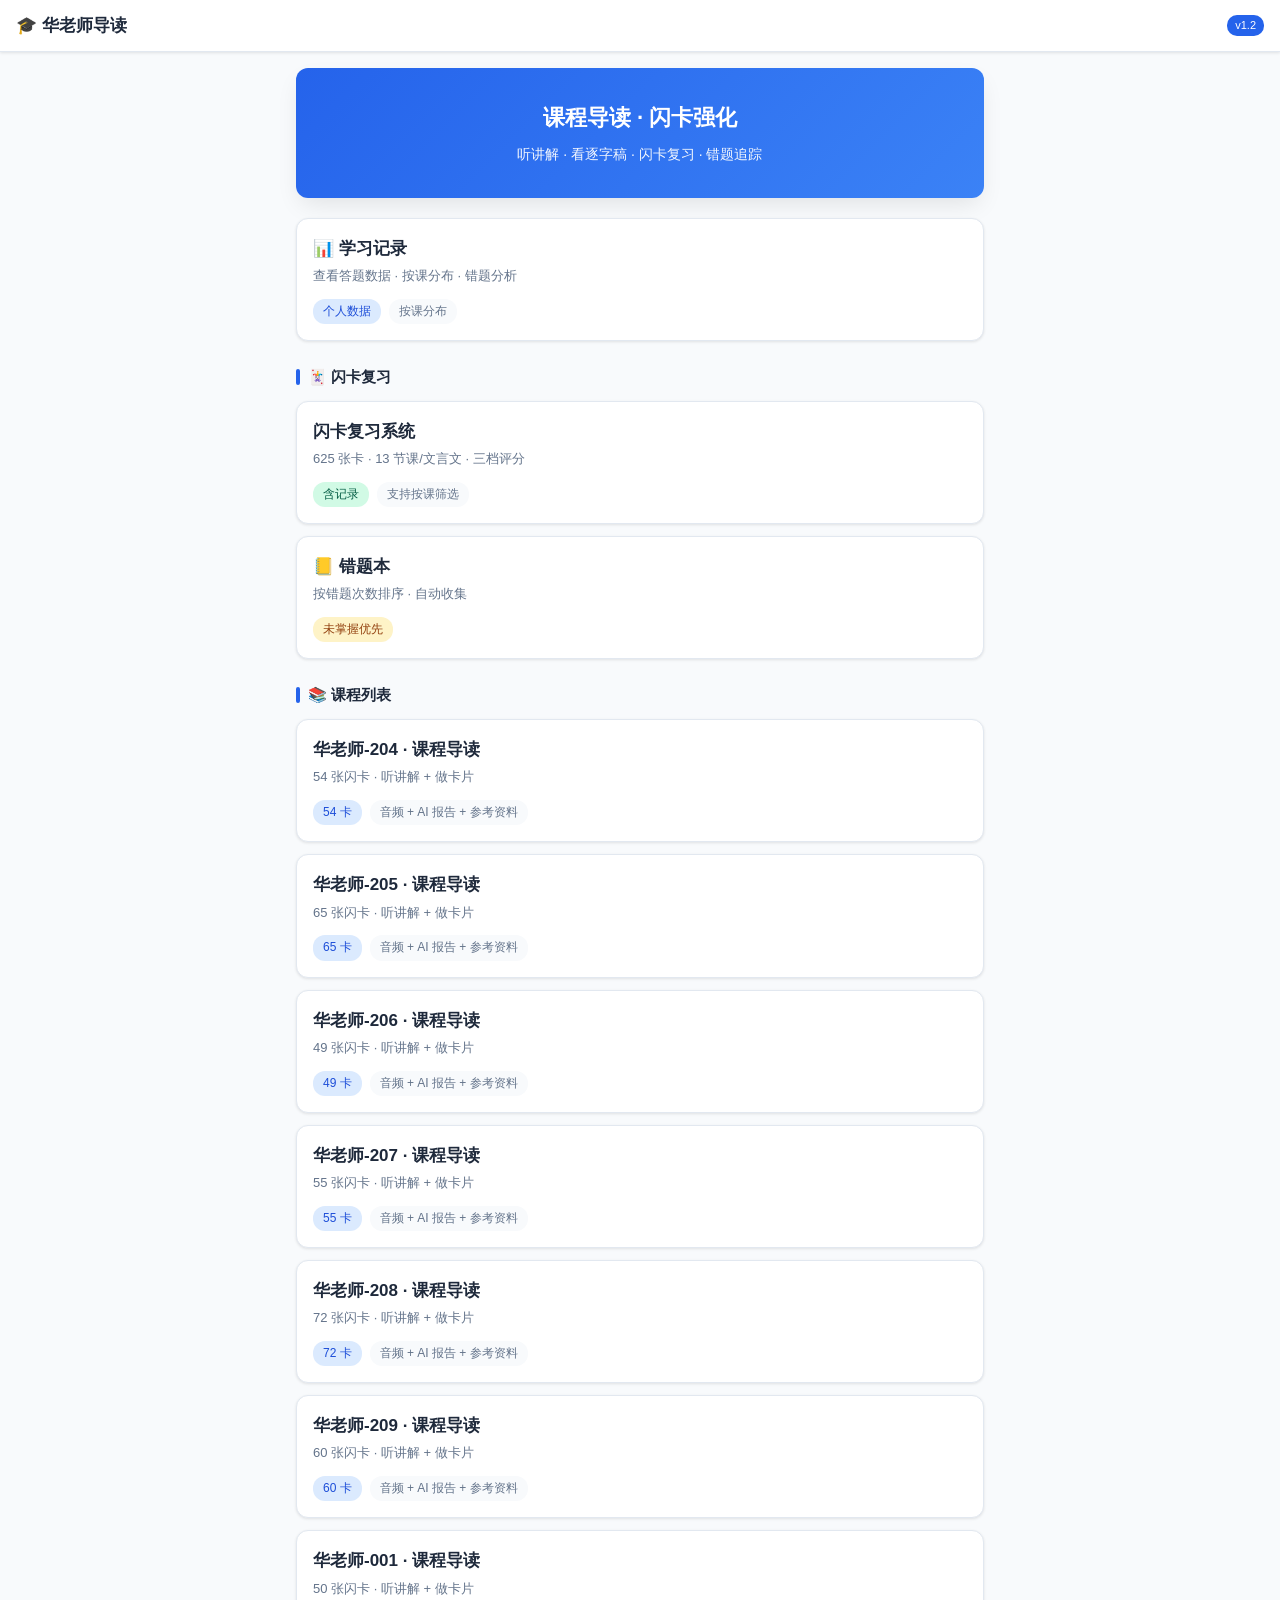
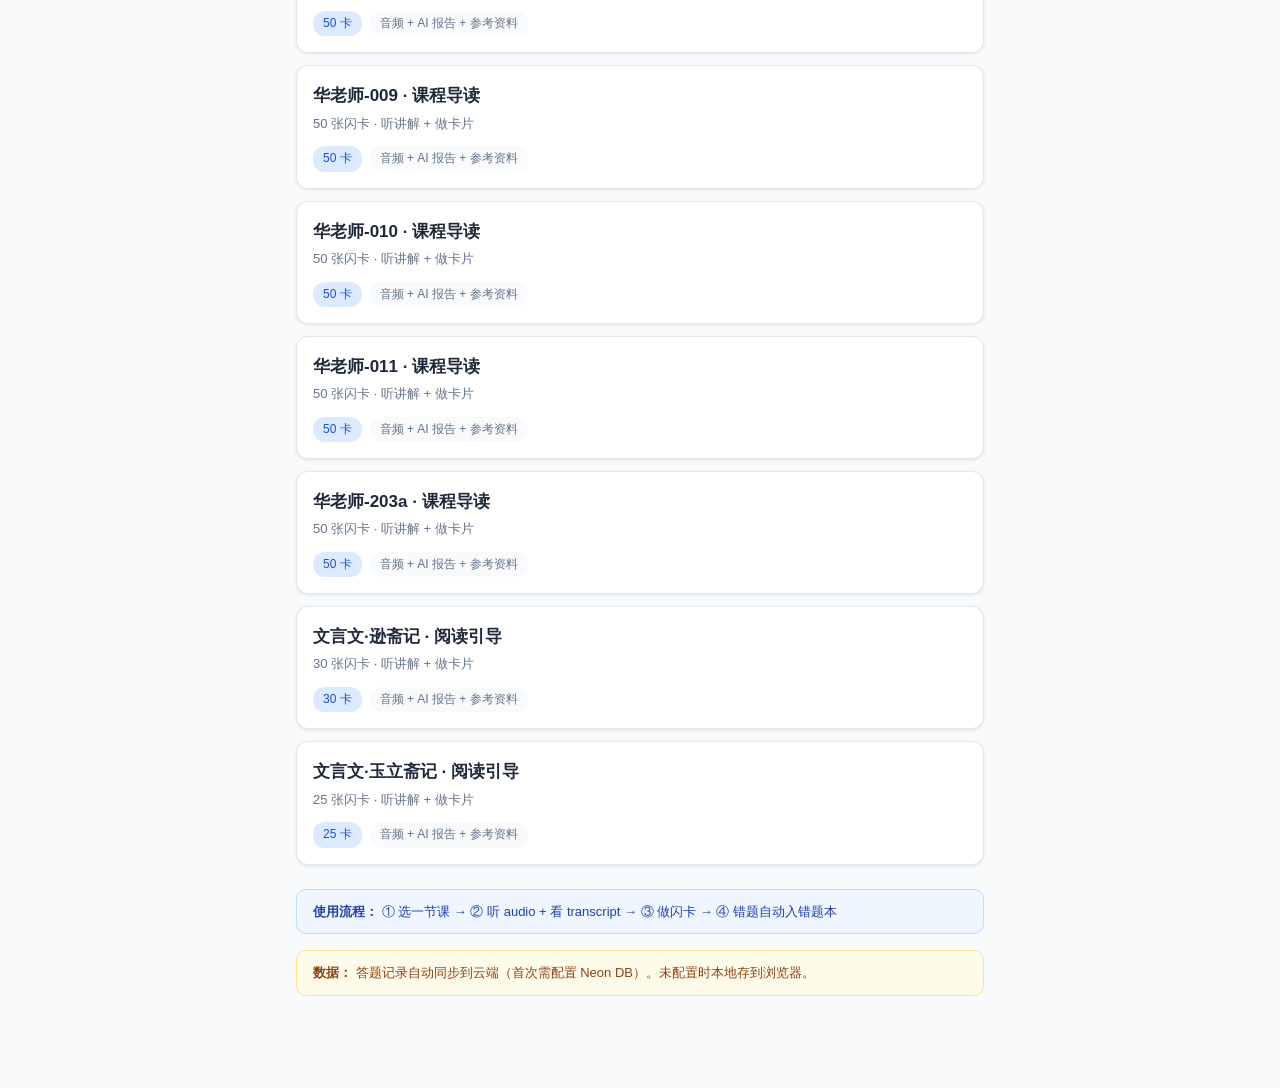
<file: frontend/index.html>
<!DOCTYPE html>
<html lang="zh-CN">
<head>
  <meta charset="UTF-8">
  <meta name="viewport" content="width=device-width, initial-scale=1.0, maximum-scale=1.0, user-scalable=no">
  <meta name="apple-mobile-web-app-capable" content="yes">
  <title>华老师导读 · 强化复习</title>
  <link rel="manifest" href="manifest.json">
  <link rel="stylesheet" href="assets/css/style.css">
</head>
<body>
  <div class="topbar">
    <h1>🎓 华老师导读</h1>
    <span class="badge" id="version-badge">v1.2</span>
  </div>

  <div class="container">
    <div class="hero">
      <h2>课程导读 · 闪卡强化</h2>
      <p>听讲解 · 看逐字稿 · 闪卡复习 · 错题追踪</p>
    </div>

    <!-- 学习记录入口 (跳转界面, 不直接展示统计数据) -->
    <a class="card" href="stats.html">
      <div class="card-title">📊 学习记录</div>
      <div class="card-subtitle">查看答题数据 · 按课分布 · 错题分析</div>
      <div class="card-meta">
        <span class="tag tag-primary">个人数据</span>
        <span class="tag">按课分布</span>
      </div>
    </a>

    <!-- 闪卡复习入口 -->
    <div class="section-title">🃏 闪卡复习</div>
    <a class="card" href="flashcard.html">
      <div class="card-title">闪卡复习系统</div>
      <div class="card-subtitle">625 张卡 · 13 节课/文言文 · 三档评分</div>
      <div class="card-meta">
        <span class="tag tag-success">含记录</span>
        <span class="tag">支持按课筛选</span>
      </div>
    </a>

    <a class="card" href="wrong.html">
      <div class="card-title">📒 错题本</div>
      <div class="card-subtitle">按错题次数排序 · 自动收集</div>
      <div class="card-meta">
        <span class="tag tag-warning">未掌握优先</span>
      </div>
    </a>

    <!-- 课程列表（含文言文） -->
    <div class="section-title">📚 课程列表</div>
    <div id="course-list">
      <div class="card" style="background: var(--bg); border-style: dashed;">
        <div class="card-subtitle" style="text-align: center;">正在加载课程列表...</div>
      </div>
    </div>

    <div class="tip info" style="margin-top: 24px;">
      <strong>使用流程：</strong> ① 选一节课 → ② 听 audio + 看 transcript → ③ 做闪卡 → ④ 错题自动入错题本
    </div>
    <div class="tip">
      <strong>数据：</strong> 答题记录自动同步到云端（首次需配置 Neon DB）。未配置时本地存到浏览器。
    </div>
  </div>

  <script defer src="assets/data/flashcards-index.js"></script>
  <script defer src="assets/js/supabase.min.js"></script>
  <script defer src="assets/js/supabase-config.js"></script>
  <script defer src="assets/js/app.js"></script>
  <script>
document.addEventListener("DOMContentLoaded", function() {

    // 渲染课程列表
    (function() {
      const data = window.FLASHCARDS_INDEX;
      const list = document.getElementById('course-list');
      if (!data) return;
      list.innerHTML = '';
      // 按 ID 顺序
      const ids = Object.keys(data.notebooks);
      ids.forEach(nb => {
        const cardsInNb = data.cardsByNotebook[nb] || 0;
        const a = document.createElement('a');
        a.className = 'card';
        const isPassage = nb.startsWith('p');
        a.href = isPassage ? `passage.html?id=${nb}` : `course.html?id=${nb}`;
        a.innerHTML = `
          <div class="card-title">${data.notebooks[nb]}</div>
          <div class="card-subtitle">${cardsInNb} 张闪卡 · 听讲解 + 做卡片</div>
          <div class="card-meta">
            <span class="tag tag-primary">${cardsInNb} 卡</span>
            <span class="tag">音频 + AI 报告 + 参考资料</span>
          </div>
        `;
        list.appendChild(a);
      });
    })();

    // 学习统计移到 stats.html, 首页不再调 fetchStats (避免暴露数据 + 减少首屏请求)
  
});
</script>
</body>
</html>
</file>
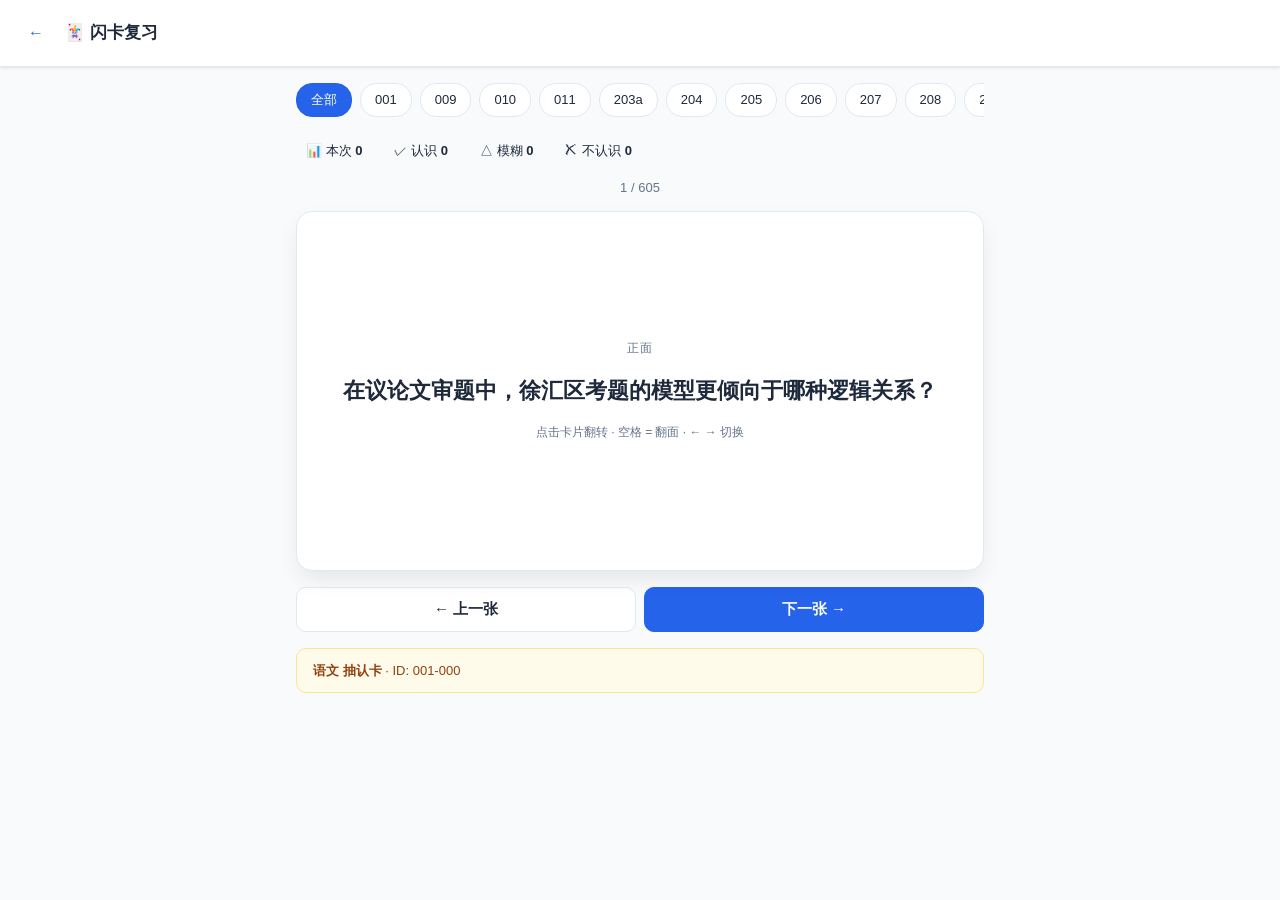
<file: frontend/flashcard.html>
<!DOCTYPE html>
<html lang="zh-CN">
<head>
  <meta charset="UTF-8">
  <meta name="viewport" content="width=device-width, initial-scale=1.0, maximum-scale=1.0, user-scalable=no">
  <meta name="apple-mobile-web-app-capable" content="yes">
  <title>闪卡复习 · 华老师</title>
  <link rel="stylesheet" href="assets/css/style.css">
  <style>
    .rating-bar { display: flex; gap: 8px; margin-top: 16px; }
    .rating-btn { flex: 1; padding: 12px; border-radius: 8px; border: 1px solid var(--border); background: var(--bg); color: var(--text); font-size: 14px; cursor: pointer; }
    .rating-btn.know { background: #a3b5a3; color: white; border: none; }
    .rating-btn.fuzzy { background: #d4b896; color: white; border: none; }
    .rating-btn.unknow { background: #c9826f; color: white; border: none; }
    .session-stat { display: flex; gap: 12px; margin: 12px 0; font-size: 13px; }
    .session-stat span { padding: 4px 10px; background: var(--bg); border-radius: 12px; }
  </style>
</head>
<body>
  <div class="topbar">
    <a class="back" href="index.html">←</a>
    <h1>🃏 闪卡复习</h1>
  </div>

  <div class="container">
    <div class="filters" id="filters">
      <div class="filter-chip active" data-filter="all">全部</div>
      <div class="filter-chip" data-filter="001">001</div>
      <div class="filter-chip" data-filter="009">009</div>
      <div class="filter-chip" data-filter="010">010</div>
      <div class="filter-chip" data-filter="011">011</div>
      <div class="filter-chip" data-filter="203a">203a</div>
      <div class="filter-chip" data-filter="204">204</div>
      <div class="filter-chip" data-filter="205">205</div>
      <div class="filter-chip" data-filter="206">206</div>
      <div class="filter-chip" data-filter="207">207</div>
      <div class="filter-chip" data-filter="208">208</div>
      <div class="filter-chip" data-filter="209">209</div>
    </div>

    <div class="session-stat">
      <span>📊 本次 <b id="session-total">0</b></span>
      <span>✓ 认识 <b id="session-know">0</b></span>
      <span>△ 模糊 <b id="session-fuzzy">0</b></span>
      <span>✗ 不认识 <b id="session-unknow">0</b></span>
    </div>

    <div class="progress" id="progress">0 / 0</div>

    <div class="flashcard-container">
      <div class="flashcard" id="card" onclick="flip()">
        <div class="face front">
          <div class="label">正面</div>
          <div class="content" id="front">点击加载</div>
          <div class="hint">点击卡片翻转 · 空格 = 翻面 · ← → 切换</div>
        </div>
        <div class="face back">
          <div class="label">背面</div>
          <div class="content" id="back">点击加载</div>
          <div class="hint" id="back-hint"></div>
        </div>
      </div>
    </div>

    <!-- 评分按钮（仅翻面后显示） -->
    <div class="rating-bar" id="rating-bar" style="display:none;">
      <button class="rating-btn unknow" onclick="rate('unknow')">✗ 不认识</button>
      <button class="rating-btn fuzzy" onclick="rate('fuzzy')">△ 模糊</button>
      <button class="rating-btn know" onclick="rate('know')">✓ 认识</button>
    </div>

    <div class="flashcard-controls" id="nav-controls">
      <button class="btn" onclick="prev()">← 上一张</button>
      <button class="btn btn-primary" onclick="next()">下一张 →</button>
    </div>

    <div class="tip" id="type-hint" style="margin-top: 16px;">
      <strong>说明：</strong> 翻面后选三档评分。错题自动入 <a href="wrong.html">错题本</a>，换设备也同步。
    </div>
  </div>

  <script defer src="assets/data/flashcards-full.js"></script>
  <script defer src="assets/js/supabase.min.js"></script>
  <script defer src="assets/js/supabase-config.js"></script>
  <script defer src="assets/js/app.js"></script>
  <script>
    function flip() {
      if (cards.length === 0) return;
      isFlipped = !isFlipped;
      card.classList.toggle('flipped', isFlipped);
      if (isFlipped) {
        ratingBar.style.display = 'flex';
      } else {
        ratingBar.style.display = 'none';
      }
    }
    function next() {
      if (cards.length === 0) return;
      idx = (idx + 1) % cards.length;
      render();
    }
    function prev() {
      if (cards.length === 0) return;
      idx = (idx - 1 + cards.length) % cards.length;
      render();
    }

    async function rate(rating) {
      const c = cards[idx];
      session.total++;
      session[rating]++;
      document.getElementById('session-total').textContent = session.total;
      document.getElementById(`session-${rating}`).textContent = session[rating];
      // 上报
      await recordAnswer(c.id, c.notebook, rating);
      // 切到下一张
      next();
    }

    function applyFilter() {
      cards = data.cards.filter(c => {
        if (notebookFilter !== 'all' && c.notebook !== notebookFilter) return false;
        return true;
      });
      idx = 0;
      isFlipped = false;
      render();
    }

    function render() {
      if (cards.length === 0) {
        frontEl.textContent = '无符合条件的卡';
        backEl.textContent = '请调整筛选条件';
        progress.textContent = '0 / 0';
        ratingBar.style.display = 'none';
        return;
      }
      const c = cards[idx];
      isFlipped = false;
      card.classList.remove('flipped');
      frontEl.textContent = c.front;
      backEl.innerHTML = (c.back || '').replace(/\n/g, '<br>');
      backHint.textContent = `${c.notebookTitle || c.notebook} · ${c.id}`;
      progress.textContent = `${idx + 1} / ${cards.length}`;
      typeHint.innerHTML = `<strong>${c.notebookTitle || c.notebook}</strong> · ID: ${c.id}`;
      ratingBar.style.display = 'none';
      navControls.style.display = 'flex';
    }

    // 顶层状态变量与 DOM refs（flip/next/prev/rate 需访问）
    let data, cards, idx, notebookFilter, isFlipped;
    const session = { total: 0, know: 0, fuzzy: 0, unknow: 0 };
    let card, frontEl, backEl, backHint, progress, typeHint, ratingBar, navControls;

document.addEventListener("DOMContentLoaded", function() {



    // 初始化（DOMContentLoaded 触发时赋值，flip 等顶层函数能访问）
    data = window.FLASHCARDS;
    cards = data.cards.slice();
    idx = 0;
    notebookFilter = 'all';
    isFlipped = false;
    card = document.getElementById('card');
    frontEl = document.getElementById('front');
    backEl = document.getElementById('back');
    backHint = document.getElementById('back-hint');
    progress = document.getElementById('progress');
    typeHint = document.getElementById('type-hint');
    ratingBar = document.getElementById('rating-bar');
    navControls = document.getElementById('nav-controls');

    // URL 参数支持
    const urlParams = new URLSearchParams(location.search);
    const initialNb = urlParams.get('notebook');
    if (initialNb) {
      notebookFilter = initialNb;
      document.querySelectorAll('#filters .filter-chip').forEach(c => {
        c.classList.toggle('active', c.dataset.filter === initialNb);
      });
    }







    // 键盘控制
    document.addEventListener('keydown', e => {
      if (e.key === 'ArrowRight' || e.key === ' ') { e.preventDefault(); isFlipped ? next() : flip(); }
      else if (e.key === 'ArrowLeft') { e.preventDefault(); prev(); }
      else if (e.key === 'Enter' || e.key === 'f') { e.preventDefault(); flip(); }
      else if (e.key === '1') { e.preventDefault(); if (isFlipped) rate('unknow'); }
      else if (e.key === '2') { e.preventDefault(); if (isFlipped) rate('fuzzy'); }
      else if (e.key === '3') { e.preventDefault(); if (isFlipped) rate('know'); }
    });

    // 滑动手势
    let touchStartX = 0;
    card.addEventListener('touchstart', e => { touchStartX = e.touches[0].clientX; }, { passive: true });
    card.addEventListener('touchend', e => {
      const dx = e.changedTouches[0].clientX - touchStartX;
      if (Math.abs(dx) > 50) {
        if (dx < 0) next();
        else prev();
      }
    }, { passive: true });

    // 筛选器
    document.querySelectorAll('#filters .filter-chip').forEach(chip => {
      chip.addEventListener('click', () => {
        document.querySelectorAll('#filters .filter-chip').forEach(c => c.classList.remove('active'));
        chip.classList.add('active');
        notebookFilter = chip.dataset.filter;
        applyFilter();
      });
    });

    // 初始
    applyFilter();
  
});
</script>
</body>
</html>
</file>
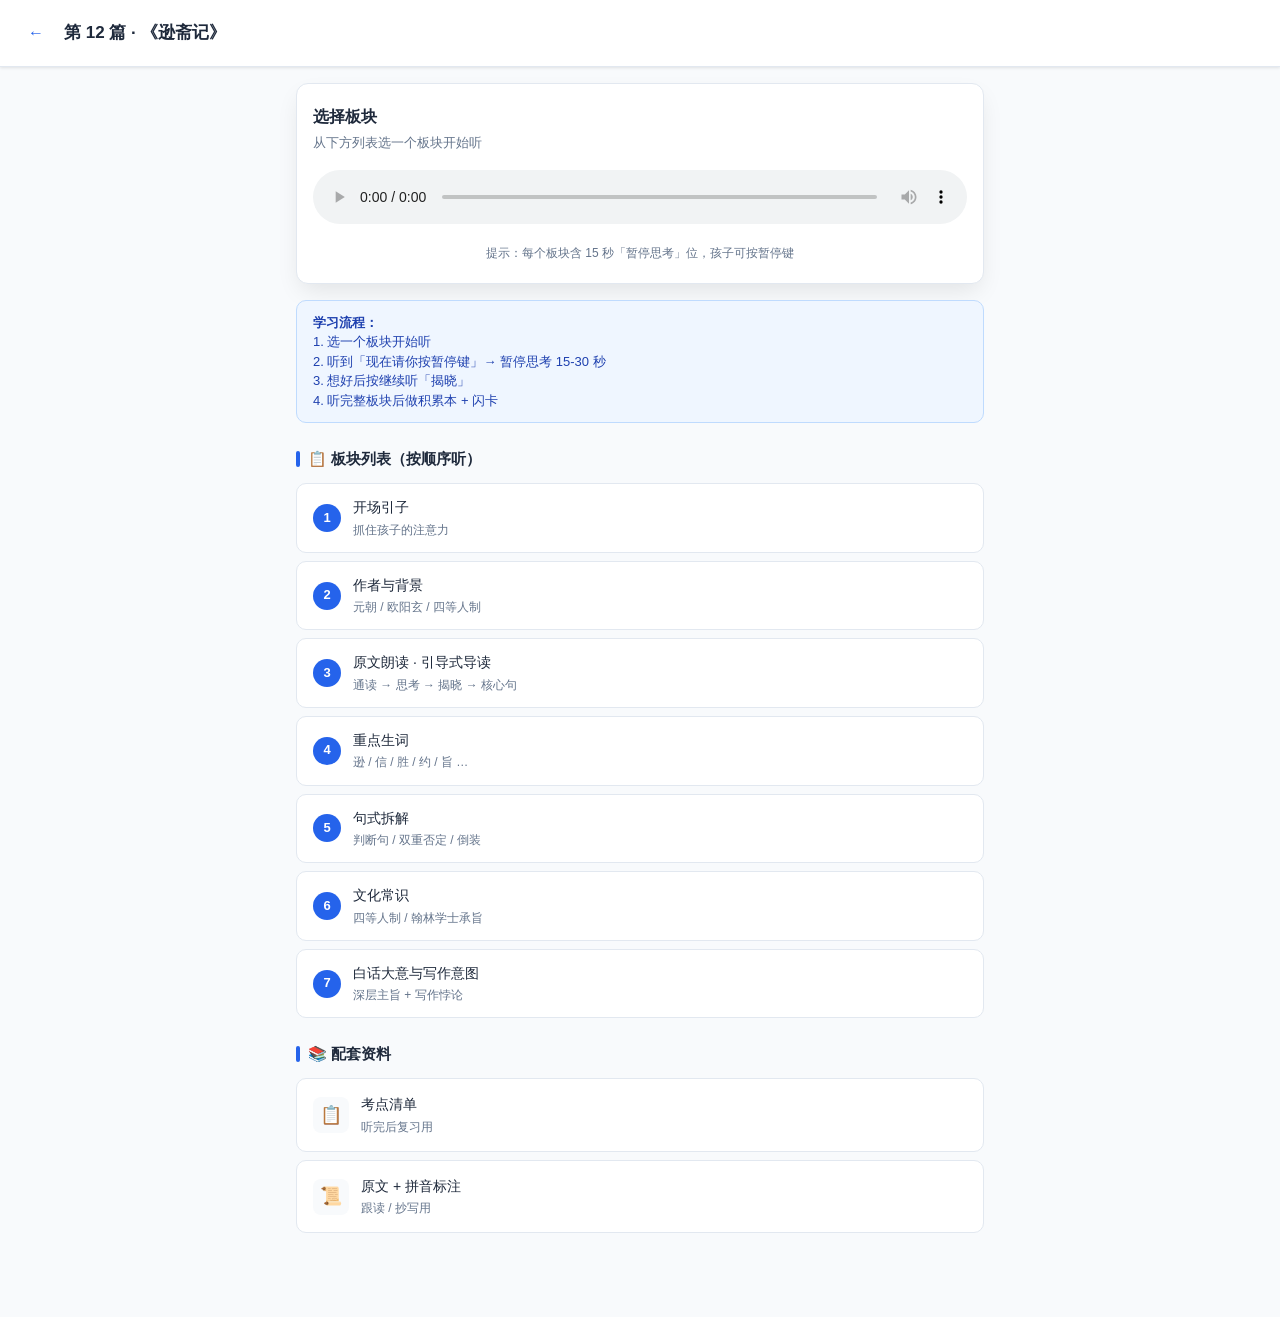
<file: frontend/passage.html>
<!DOCTYPE html>
<html lang="zh-CN">
<head>
  <meta charset="UTF-8">
  <meta name="viewport" content="width=device-width, initial-scale=1.0, maximum-scale=1.0, user-scalable=no">
  <meta name="apple-mobile-web-app-capable" content="yes">
  <title>听播客</title>
  <link rel="stylesheet" href="assets/css/style.css">
</head>
<body>
  <div class="topbar">
    <a class="back" href="index.html">←</a>
    <h1 id="passage-title">加载中…</h1>
  </div>

  <div class="container">
    <div class="audio-player">
      <div class="title" id="section-title">选择板块</div>
      <div class="subtitle" id="section-desc">从下方列表选一个板块开始听</div>
      <audio id="audio" controls preload="none">
        <source id="audio-source" src="" type="audio/mpeg">
        浏览器不支持音频
      </audio>
      <div class="controls-hint" id="duration-hint">提示：每个板块含 15 秒「暂停思考」位，孩子可按暂停键</div>
    </div>

    <div class="tip info">
      <strong>学习流程：</strong><br>
      1. 选一个板块开始听<br>
      2. 听到「现在请你按暂停键」→ 暂停思考 15-30 秒<br>
      3. 想好后按继续听「揭晓」<br>
      4. 听完整板块后做积累本 + 闪卡
    </div>

    <div class="section-title">📋 板块列表（按顺序听）</div>
    <div id="section-list"></div>

    <div class="section-title" style="margin-top: 24px;">📚 配套资料</div>
    <a class="resource-item" id="knowledge-link" href="#">
      <div class="icon">📋</div>
      <div class="info">
        <div class="title">考点清单</div>
        <div class="desc">听完后复习用</div>
      </div>
    </a>
    <a class="resource-item" id="original-link" href="#">
      <div class="icon">📜</div>
      <div class="info">
        <div class="title">原文 + 拼音标注</div>
        <div class="desc">跟读 / 抄写用</div>
      </div>
    </a>
  </div>

  <script defer src="assets/js/supabase.min.js"></script>
  <script defer src="assets/js/supabase-config.js"></script>
  <script defer src="assets/js/app.js"></script>
  <script defer src="assets/data/passage-info.js"></script>
  <script defer src="assets/js/passage.js"></script>
</body>
</html>
</file>
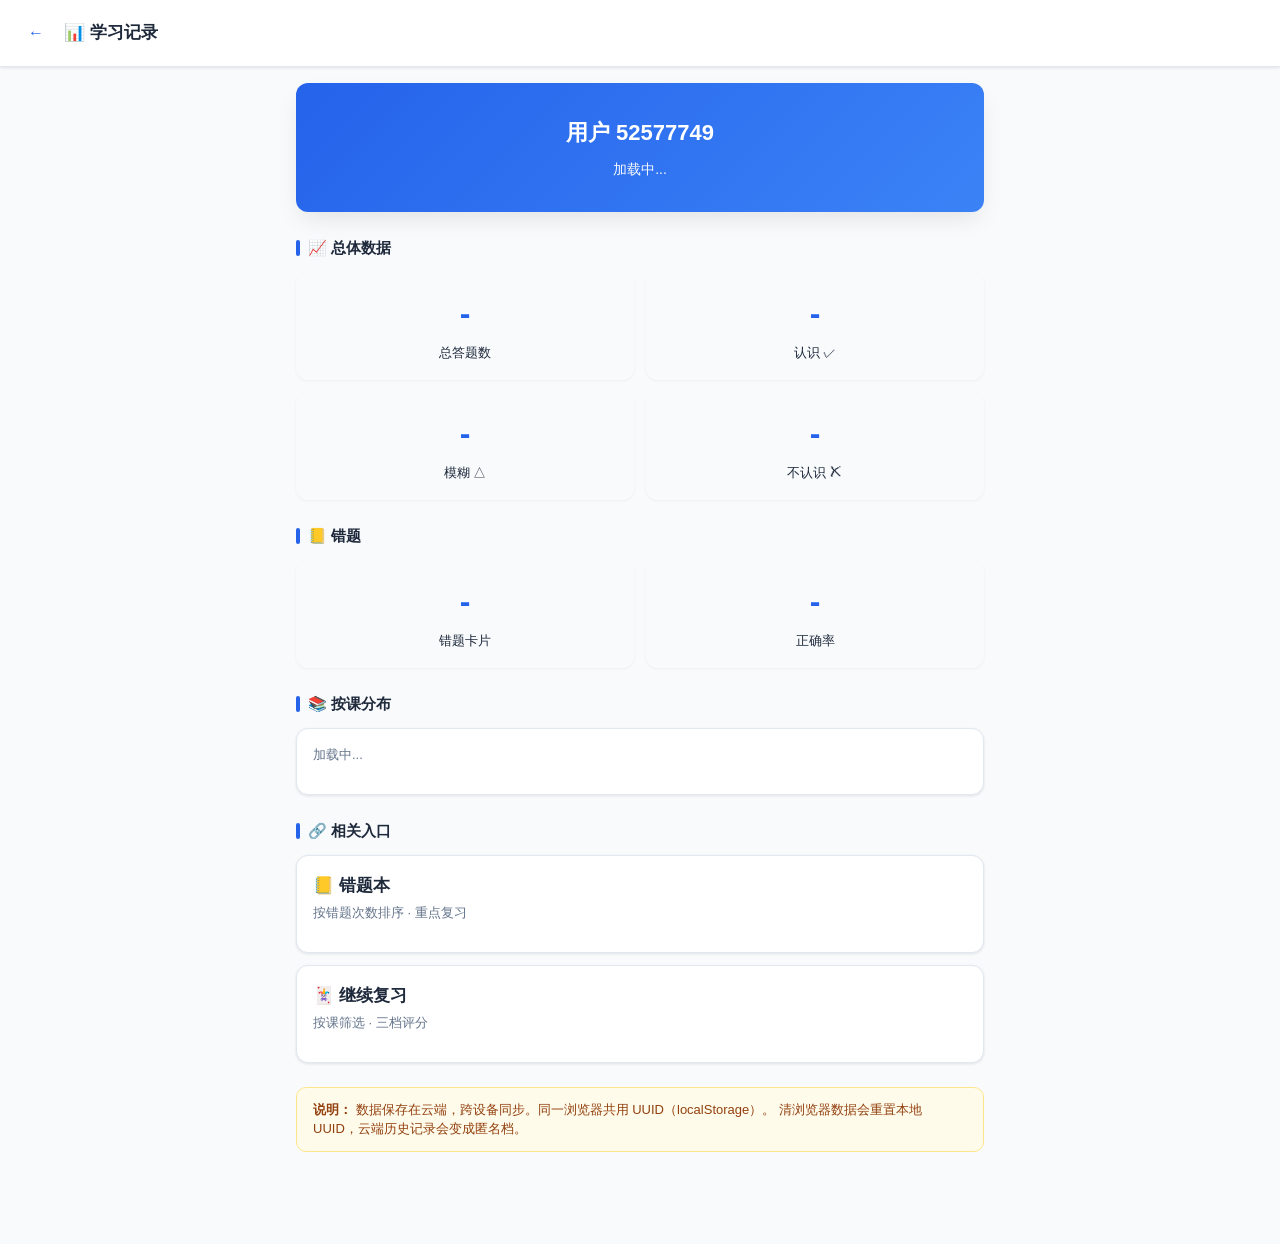
<file: frontend/stats.html>
<!DOCTYPE html>
<html lang="zh-CN">
<head>
  <meta charset="UTF-8">
  <meta name="viewport" content="width=device-width, initial-scale=1.0, maximum-scale=1.0, user-scalable=no">
  <meta name="apple-mobile-web-app-capable" content="yes">
  <title>学习记录 · 华老师</title>
  <link rel="stylesheet" href="assets/css/style.css">
  <style>
    .stat-row { display: grid; grid-template-columns: 1fr 1fr; gap: 12px; margin: 12px 0; }
    .stat-big { background: var(--card-bg); padding: 16px; border-radius: 12px; text-align: center; box-shadow: 0 1px 3px rgba(0,0,0,0.05); }
    .stat-big .num { font-size: 32px; font-weight: 700; color: var(--primary); margin-bottom: 4px; }
    .stat-big .lbl { font-size: 13px; color: var(--text-muted); }
    .nb-row { display: flex; align-items: center; padding: 10px 0; border-bottom: 1px solid var(--border); gap: 12px; }
    .nb-row:last-child { border-bottom: none; }
    .nb-name { flex: 0 0 90px; font-size: 14px; }
    .nb-bar-wrap { flex: 1; height: 16px; background: var(--bg); border-radius: 8px; overflow: hidden; position: relative; }
    .nb-bar { height: 100%; background: var(--primary); border-radius: 8px; transition: width 0.6s ease; }
    .nb-bar.know { background: #a3b5a3; }
    .nb-count { flex: 0 0 60px; text-align: right; font-size: 13px; color: var(--text-muted); }
  </style>
</head>
<body>
  <div class="topbar">
    <a class="back" href="index.html">←</a>
    <h1>📊 学习记录</h1>
  </div>

  <div class="container">
    <div class="hero">
      <h2 id="uid-display">本机用户</h2>
      <p id="last-update">加载中...</p>
    </div>

    <!-- 4 大数字 -->
    <div class="section-title">📈 总体数据</div>
    <div class="stat-row">
      <div class="stat-big"><div class="num" id="s-total">-</div><div class="lbl">总答题数</div></div>
      <div class="stat-big"><div class="num" id="s-know">-</div><div class="lbl">认识 ✓</div></div>
    </div>
    <div class="stat-row">
      <div class="stat-big"><div class="num" id="s-fuzzy">-</div><div class="lbl">模糊 △</div></div>
      <div class="stat-big"><div class="num" id="s-wrong">-</div><div class="lbl">不认识 ✗</div></div>
    </div>

    <!-- 错题相关 -->
    <div class="section-title">📒 错题</div>
    <div class="stat-row">
      <div class="stat-big"><div class="num" id="s-wrong-cards">-</div><div class="lbl">错题卡片</div></div>
      <div class="stat-big"><div class="num" id="s-accuracy">-</div><div class="lbl">正确率</div></div>
    </div>

    <!-- 按课统计 -->
    <div class="section-title">📚 按课分布</div>
    <div class="card" id="nb-stats-card">
      <div class="card-subtitle" id="nb-loading">加载中...</div>
    </div>

    <!-- 跳转入口 -->
    <div class="section-title">🔗 相关入口</div>
    <a class="card" href="wrong.html">
      <div class="card-title">📒 错题本</div>
      <div class="card-subtitle">按错题次数排序 · 重点复习</div>
    </a>
    <a class="card" href="flashcard.html">
      <div class="card-title">🃏 继续复习</div>
      <div class="card-subtitle">按课筛选 · 三档评分</div>
    </a>

    <div class="tip" style="margin-top: 24px;">
      <strong>说明：</strong> 数据保存在云端，跨设备同步。同一浏览器共用 UUID（localStorage）。
      清浏览器数据会重置本地 UUID，云端历史记录会变成匿名档。
    </div>
  </div>

  <script defer src="assets/js/supabase.min.js"></script>
  <script defer src="assets/js/supabase-config.js"></script>
  <script defer src="assets/js/app.js"></script>
  <script>
document.addEventListener("DOMContentLoaded", function() {

    // 显示当前 uid (短码)
    const uid = (window.getUserId && window.getUserId()) || 'unknown';
    document.getElementById('uid-display').textContent = `用户 ${uid.substring(0, 8)}`;

    // 加载总体统计
    Promise.all([fetchStats(), fetchNotebookStats()]).then(([stats, byNb]) => {
      document.getElementById('s-total').textContent = stats.total || 0;
      document.getElementById('s-know').textContent = stats.know || 0;
      document.getElementById('s-fuzzy').textContent = stats.fuzzy || 0;
      document.getElementById('s-unknow') && (document.getElementById('s-unknow').textContent = stats.unknow || 0);
      document.getElementById('s-wrong-cards').textContent = stats.wrong_cards || 0;

      // 正确率
      const acc = stats.total ? Math.round(stats.know * 100 / stats.total) : 0;
      document.getElementById('s-accuracy').textContent = acc + '%';

      // 最后更新时间
      document.getElementById('last-update').textContent = `共 ${stats.total} 次答题`;

      // 按课分布
      const card = document.getElementById('nb-stats-card');
      const keys = Object.keys(byNb);
      if (keys.length === 0) {
        card.innerHTML = '<div class="card-subtitle" style="text-align:center; padding: 16px;">还没答题数据，做几张闪卡后再来看 📊</div>';
        return;
      }

      // 按 total 降序排
      keys.sort((a, b) => byNb[b].total - byNb[a].total);
      const max = Math.max(...keys.map(k => byNb[k].total));

      const FLASHCARDS_INDEX = window.FLASHCARDS_INDEX || { notebooks: {} };
      card.innerHTML = keys.map(nb => {
        const s2 = byNb[nb];
        const title = (FLASHCARDS_INDEX.notebooks && FLASHCARDS_INDEX.notebooks[nb]) || `课程-${nb}`;
        const knowPct = s2.total ? Math.round(s2.know * 100 / s2.total) : 0;
        return `
          <div class="nb-row">
            <div class="nb-name">${title.substring(0, 10)}${title.length > 10 ? '…' : ''}</div>
            <div class="nb-bar-wrap"><div class="nb-bar know" style="width: ${(s2.total / max * 100).toFixed(0)}%"></div></div>
            <div class="nb-count">${s2.total} 答 · ${knowPct}%✓</div>
          </div>
        `;
      }).join('');
    });

});
  </script>
</body>
</html>
</file>
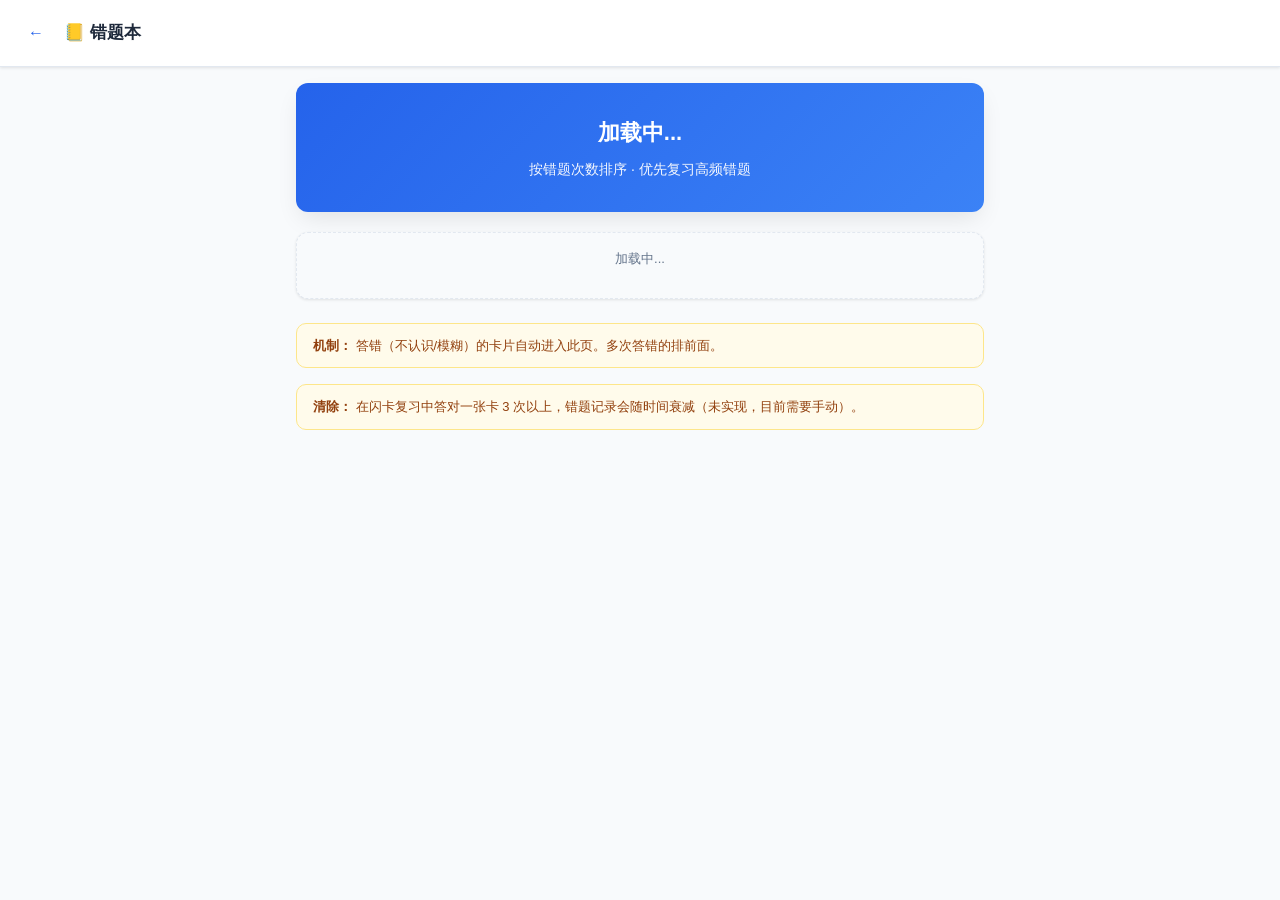
<file: frontend/wrong.html>
<!DOCTYPE html>
<html lang="zh-CN">
<head>
  <meta charset="UTF-8">
  <meta name="viewport" content="width=device-width, initial-scale=1.0, maximum-scale=1.0, user-scalable=no">
  <meta name="apple-mobile-web-app-capable" content="yes">
  <title>错题本 · 华老师</title>
  <link rel="stylesheet" href="assets/css/style.css">
</head>
<body>
  <div class="topbar">
    <a class="back" href="index.html">←</a>
    <h1>📒 错题本</h1>
  </div>

  <div class="container">
    <div class="hero">
      <h2 id="summary">加载中...</h2>
      <p>按错题次数排序 · 优先复习高频错题</p>
    </div>

    <div id="wrong-list">
      <div class="card" style="background: var(--bg); border-style: dashed;">
        <div class="card-subtitle" style="text-align: center;">加载中...</div>
      </div>
    </div>

    <div class="tip" style="margin-top: 24px;">
      <strong>机制：</strong> 答错（不认识/模糊）的卡片自动进入此页。多次答错的排前面。
    </div>
    <div class="tip">
      <strong>清除：</strong> 在闪卡复习中答对一张卡 3 次以上，错题记录会随时间衰减（未实现，目前需要手动）。
    </div>
  </div>

  <script defer src="assets/data/flashcards-full.js"></script>
  <script defer src="assets/js/supabase.min.js"></script>
  <script defer src="assets/js/supabase-config.js"></script>
  <script defer src="assets/js/app.js"></script>
  <script>
document.addEventListener("DOMContentLoaded", function() {

    const data = window.FLASHCARDS;
    const cardById = {};
    data.cards.forEach(c => { cardById[c.id] = c; });

    (async function() {
      const r = await fetchWrongCards();
      const wrong = r.wrong || [];
      const list = document.getElementById('wrong-list');
      const summary = document.getElementById('summary');

      if (wrong.length === 0) {
        list.innerHTML = '<div class="card"><div class="card-subtitle" style="text-align: center; padding: 24px 0;">🎉 暂无错题！保持</div></div>';
        summary.textContent = '🎉 0 个错题';
        return;
      }

      summary.textContent = `📒 ${wrong.length} 个错题`;

      list.innerHTML = wrong.map((w, i) => {
        const c = cardById[w.card_id];
        if (!c) return '';  // 卡片已删除
        return `
          <details class="card" ${i < 5 ? 'open' : ''}>
            <summary>
              <div class="card-title">${c.front.substring(0, 30)}${c.front.length > 30 ? '...' : ''}</div>
              <div class="card-subtitle">${c.notebookTitle || c.notebook} · 错 ${w.count} 次</div>
            </summary>
            <div class="card-content" style="margin-top: 12px; padding-top: 12px; border-top: 1px solid var(--border);">
              ${(c.back || '').replace(/\n/g, '<br>')}
            </div>
            <div style="margin-top: 12px;">
              <a class="btn btn-primary" href="flashcard.html?notebook=${c.notebook}">📚 回该课复习</a>
            </div>
          </details>
        `;
      }).join('');
    })();
  
});
</script>
</body>
</html>
</file>
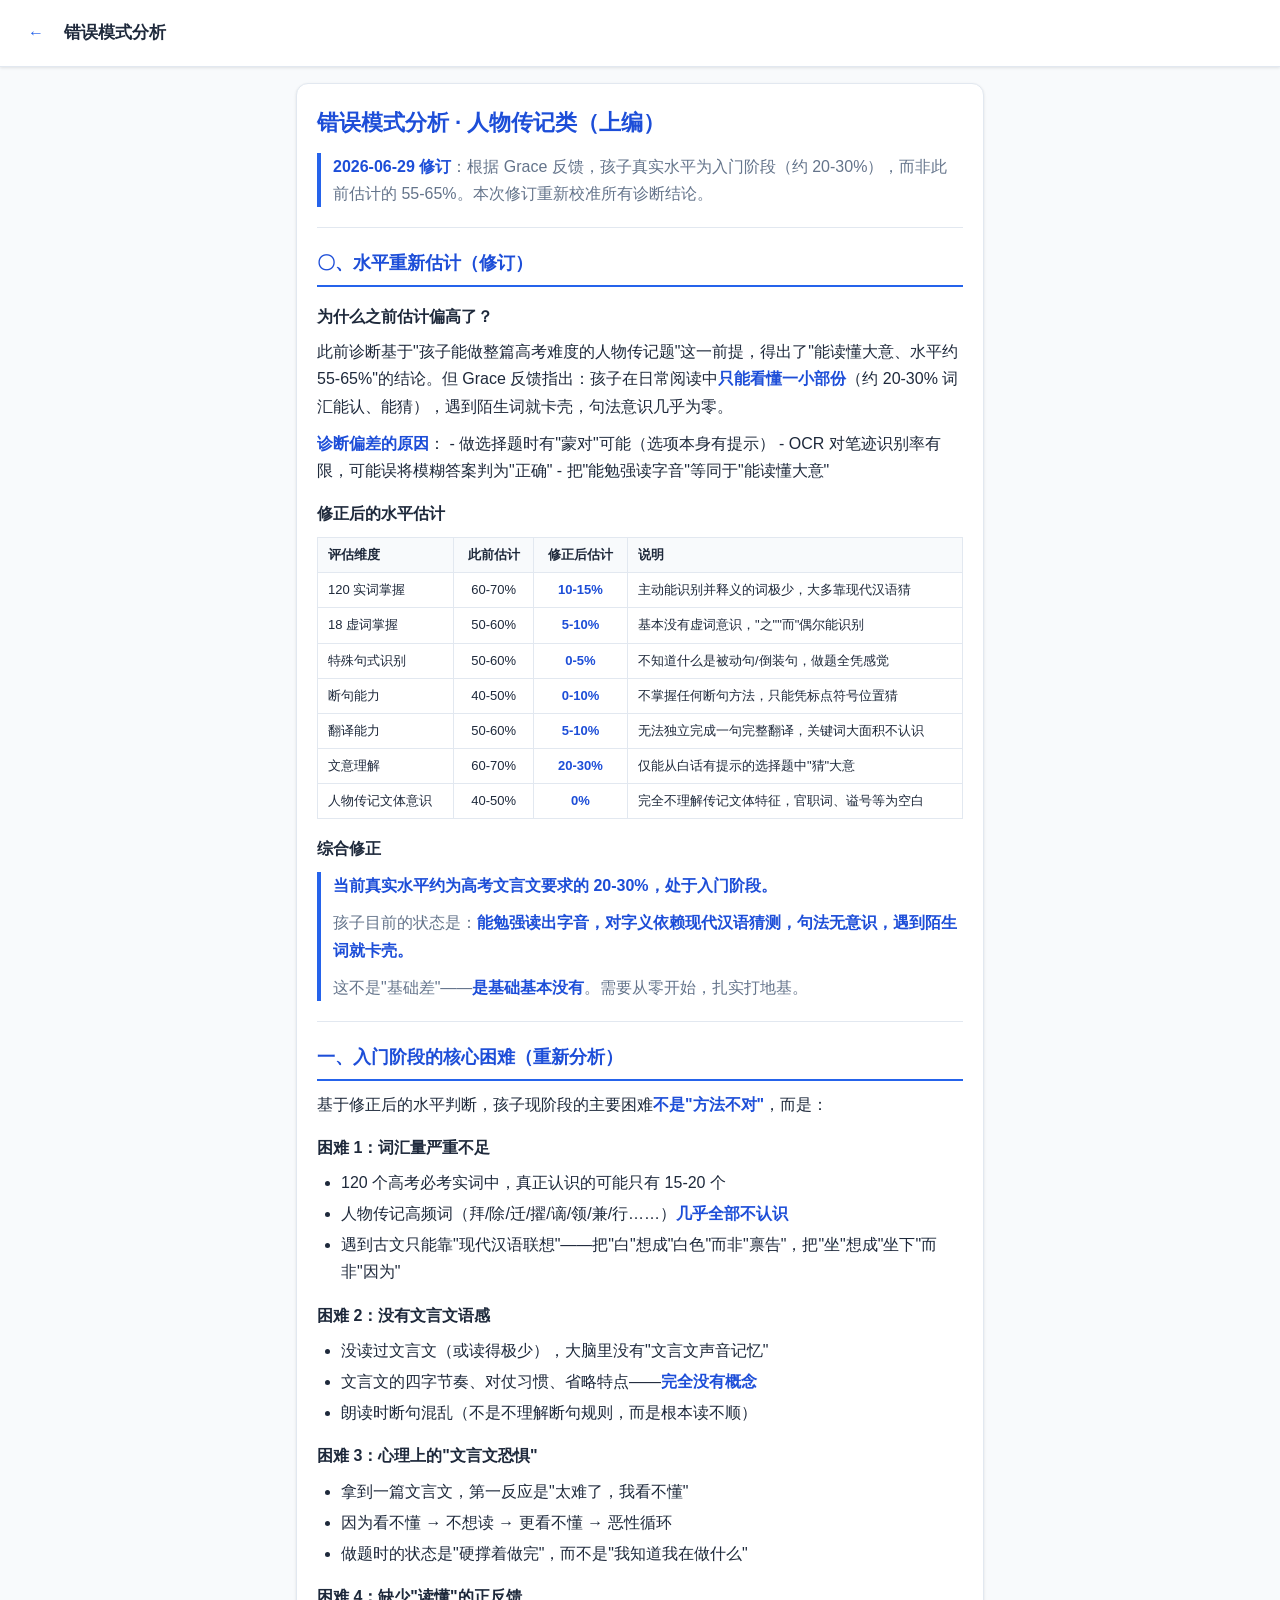
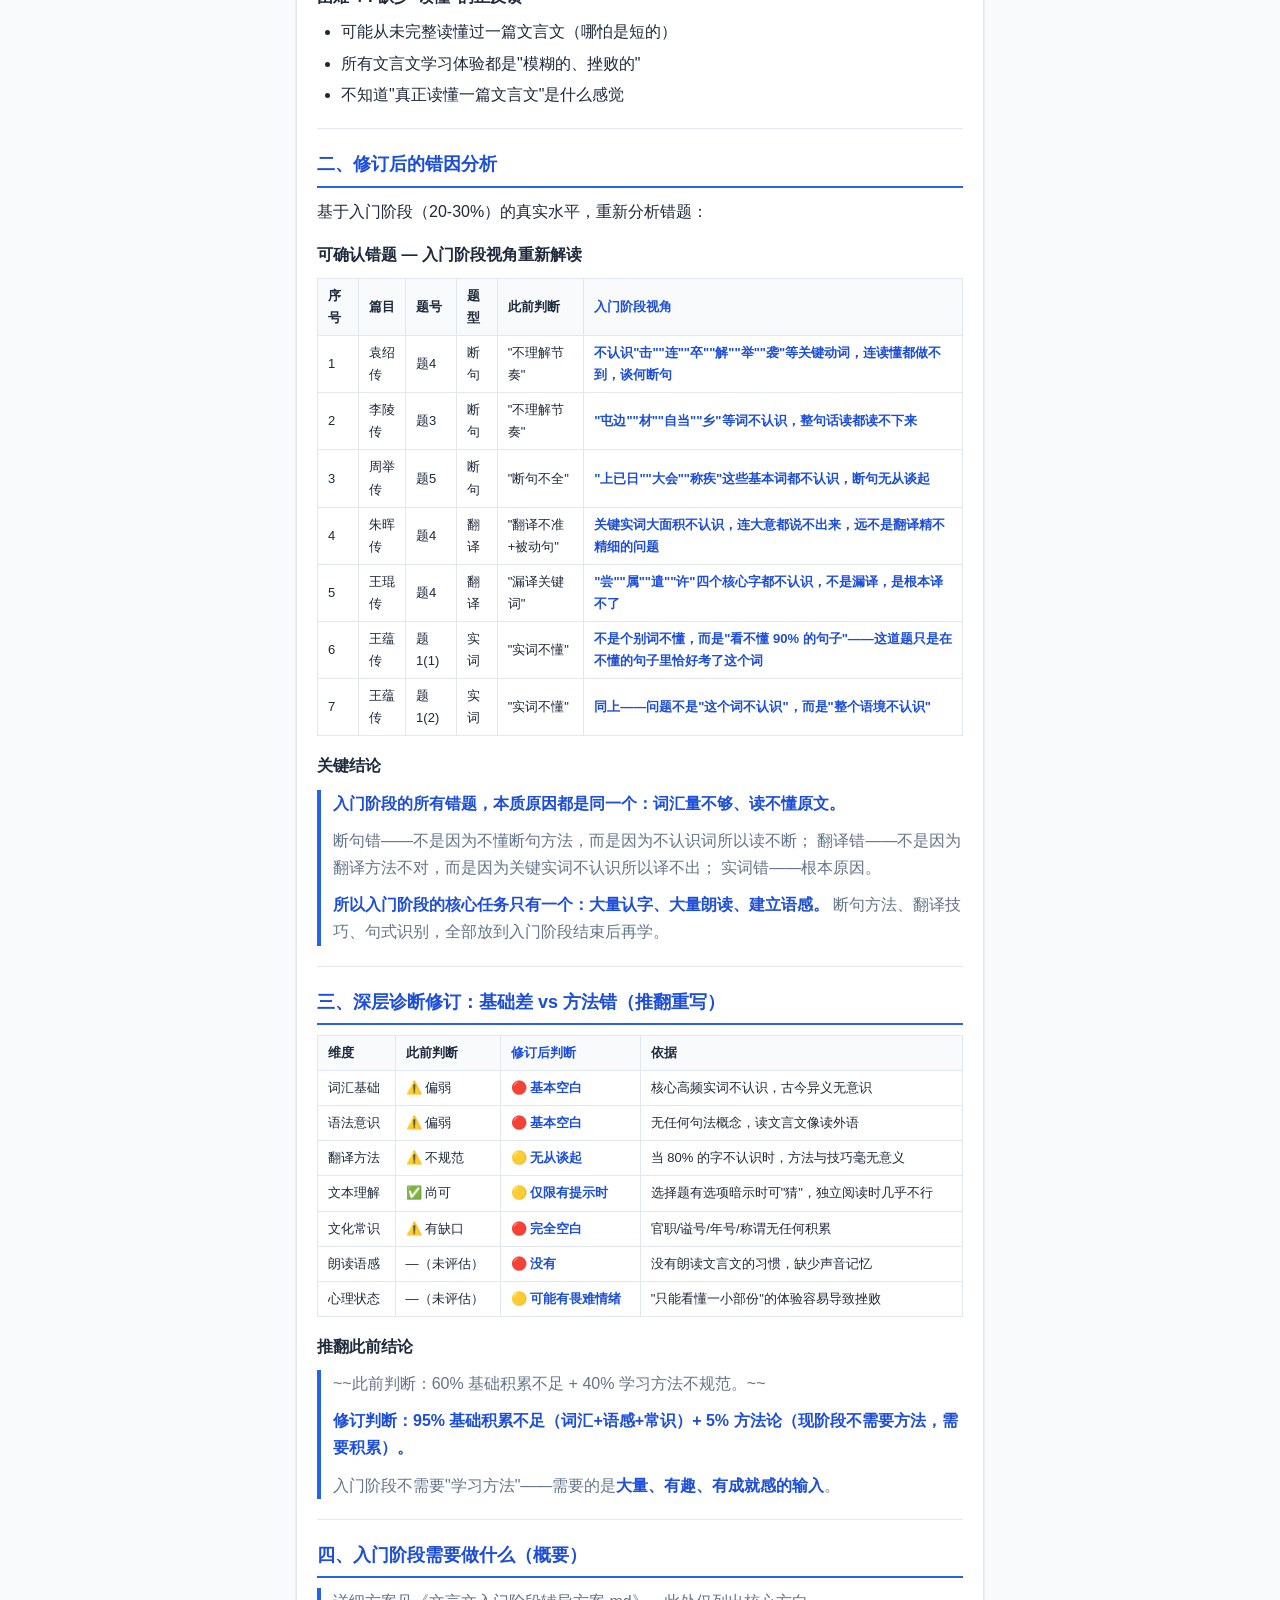
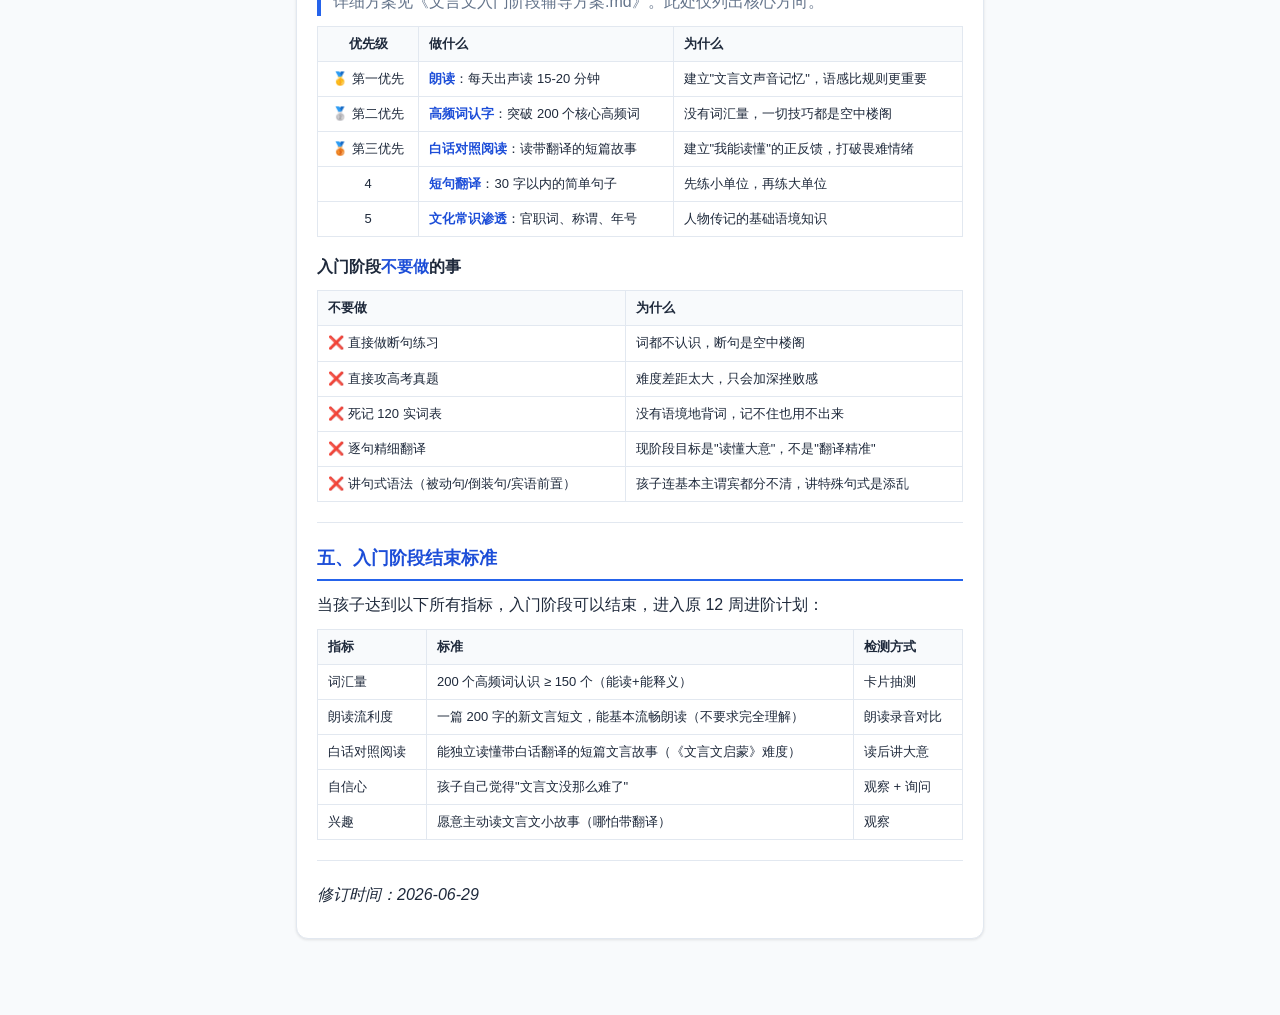
<file: frontend/assets/data/error-pattern.html>
<!DOCTYPE html>
<html lang="zh-CN">
<head>
  <meta charset="UTF-8">
  <meta name="viewport" content="width=device-width, initial-scale=1.0, maximum-scale=1.0, user-scalable=no">
  <meta name="apple-mobile-web-app-capable" content="yes">
  <title>错误模式分析</title>
  <link rel="stylesheet" href="../css/style.css">
  <style>
  .md-content {
    background: var(--card);
    border-radius: 12px;
    padding: 20px;
    box-shadow: var(--shadow);
    border: 1px solid var(--border);
    line-height: 1.7;
  }
  .md-content h1 { font-size: 22px; margin-bottom: 12px; color: var(--primary-dark); }
  .md-content h2 { font-size: 18px; margin: 20px 0 10px; padding-bottom: 6px; border-bottom: 2px solid var(--primary); color: var(--primary-dark); }
  .md-content h3 { font-size: 16px; margin: 16px 0 8px; color: var(--text); }
  .md-content h4 { font-size: 14px; margin: 12px 0 6px; color: var(--text-light); }
  .md-content p { margin-bottom: 10px; }
  .md-content ul, .md-content ol { margin: 8px 0 12px 24px; }
  .md-content li { margin-bottom: 4px; }
  .md-content code { background: var(--bg); padding: 2px 6px; border-radius: 4px; font-size: 13px; }
  .md-content blockquote { border-left: 4px solid var(--primary); padding-left: 12px; color: var(--text-light); margin: 10px 0; }
  .md-content table { width: 100%; border-collapse: collapse; margin: 10px 0; font-size: 13px; }
  .md-content th, .md-content td { border: 1px solid var(--border); padding: 6px 10px; text-align: left; }
  .md-content th { background: var(--bg); font-weight: 600; }
  .md-content strong { color: var(--primary-dark); }
  .md-content hr { border: none; border-top: 1px solid var(--border); margin: 20px 0; }
  </style>
</head>
<body>
  <div class="topbar">
    <a class="back" href="../../index.html">←</a>
    <h1>错误模式分析</h1>
  </div>
  <div class="container">
    <div class="md-content">
<h1>错误模式分析 · 人物传记类（上编）</h1>
<blockquote>
<p><strong>2026-06-29 修订</strong>：根据 Grace 反馈，孩子真实水平为入门阶段（约 20-30%），而非此前估计的 55-65%。本次修订重新校准所有诊断结论。</p>
</blockquote>
<hr />
<h2>〇、水平重新估计（修订）</h2>
<h3>为什么之前估计偏高了？</h3>
<p>此前诊断基于"孩子能做整篇高考难度的人物传记题"这一前提，得出了"能读懂大意、水平约 55-65%"的结论。但 Grace 反馈指出：孩子在日常阅读中<strong>只能看懂一小部份</strong>（约 20-30% 词汇能认、能猜），遇到陌生词就卡壳，句法意识几乎为零。</p>
<p><strong>诊断偏差的原因</strong>：
- 做选择题时有"蒙对"可能（选项本身有提示）
- OCR 对笔迹识别率有限，可能误将模糊答案判为"正确"
- 把"能勉强读字音"等同于"能读懂大意"</p>
<h3>修正后的水平估计</h3>
<table>
<thead>
<tr>
<th>评估维度</th>
<th style="text-align: center;">此前估计</th>
<th style="text-align: center;">修正后估计</th>
<th>说明</th>
</tr>
</thead>
<tbody>
<tr>
<td>120 实词掌握</td>
<td style="text-align: center;">60-70%</td>
<td style="text-align: center;"><strong>10-15%</strong></td>
<td>主动能识别并释义的词极少，大多靠现代汉语猜</td>
</tr>
<tr>
<td>18 虚词掌握</td>
<td style="text-align: center;">50-60%</td>
<td style="text-align: center;"><strong>5-10%</strong></td>
<td>基本没有虚词意识，"之""而"偶尔能识别</td>
</tr>
<tr>
<td>特殊句式识别</td>
<td style="text-align: center;">50-60%</td>
<td style="text-align: center;"><strong>0-5%</strong></td>
<td>不知道什么是被动句/倒装句，做题全凭感觉</td>
</tr>
<tr>
<td>断句能力</td>
<td style="text-align: center;">40-50%</td>
<td style="text-align: center;"><strong>0-10%</strong></td>
<td>不掌握任何断句方法，只能凭标点符号位置猜</td>
</tr>
<tr>
<td>翻译能力</td>
<td style="text-align: center;">50-60%</td>
<td style="text-align: center;"><strong>5-10%</strong></td>
<td>无法独立完成一句完整翻译，关键词大面积不认识</td>
</tr>
<tr>
<td>文意理解</td>
<td style="text-align: center;">60-70%</td>
<td style="text-align: center;"><strong>20-30%</strong></td>
<td>仅能从白话有提示的选择题中"猜"大意</td>
</tr>
<tr>
<td>人物传记文体意识</td>
<td style="text-align: center;">40-50%</td>
<td style="text-align: center;"><strong>0%</strong></td>
<td>完全不理解传记文体特征，官职词、谥号等为空白</td>
</tr>
</tbody>
</table>
<h3>综合修正</h3>
<blockquote>
<p><strong>当前真实水平约为高考文言文要求的 20-30%，处于入门阶段。</strong></p>
<p>孩子目前的状态是：<strong>能勉强读出字音，对字义依赖现代汉语猜测，句法无意识，遇到陌生词就卡壳。</strong></p>
<p>这不是"基础差"——<strong>是基础基本没有</strong>。需要从零开始，扎实打地基。</p>
</blockquote>
<hr />
<h2>一、入门阶段的核心困难（重新分析）</h2>
<p>基于修正后的水平判断，孩子现阶段的主要困难<strong>不是"方法不对"</strong>，而是：</p>
<h3>困难 1：词汇量严重不足</h3>
<ul>
<li>120 个高考必考实词中，真正认识的可能只有 15-20 个</li>
<li>人物传记高频词（拜/除/迁/擢/谪/领/兼/行……）<strong>几乎全部不认识</strong></li>
<li>遇到古文只能靠"现代汉语联想"——把"白"想成"白色"而非"禀告"，把"坐"想成"坐下"而非"因为"</li>
</ul>
<h3>困难 2：没有文言文语感</h3>
<ul>
<li>没读过文言文（或读得极少），大脑里没有"文言文声音记忆"</li>
<li>文言文的四字节奏、对仗习惯、省略特点——<strong>完全没有概念</strong></li>
<li>朗读时断句混乱（不是不理解断句规则，而是根本读不顺）</li>
</ul>
<h3>困难 3：心理上的"文言文恐惧"</h3>
<ul>
<li>拿到一篇文言文，第一反应是"太难了，我看不懂"</li>
<li>因为看不懂 → 不想读 → 更看不懂 → 恶性循环</li>
<li>做题时的状态是"硬撑着做完"，而不是"我知道我在做什么"</li>
</ul>
<h3>困难 4：缺少"读懂"的正反馈</h3>
<ul>
<li>可能从未完整读懂过一篇文言文（哪怕是短的）</li>
<li>所有文言文学习体验都是"模糊的、挫败的"</li>
<li>不知道"真正读懂一篇文言文"是什么感觉</li>
</ul>
<hr />
<h2>二、修订后的错因分析</h2>
<p>基于入门阶段（20-30%）的真实水平，重新分析错题：</p>
<h3>可确认错题 — 入门阶段视角重新解读</h3>
<table>
<thead>
<tr>
<th>序号</th>
<th>篇目</th>
<th>题号</th>
<th>题型</th>
<th>此前判断</th>
<th><strong>入门阶段视角</strong></th>
</tr>
</thead>
<tbody>
<tr>
<td>1</td>
<td>袁绍传</td>
<td>题4</td>
<td>断句</td>
<td>"不理解节奏"</td>
<td><strong>不认识"击""连""卒""解""举""袭"等关键动词，连读懂都做不到，谈何断句</strong></td>
</tr>
<tr>
<td>2</td>
<td>李陵传</td>
<td>题3</td>
<td>断句</td>
<td>"不理解节奏"</td>
<td><strong>"屯边""材""自当""乡"等词不认识，整句话读都读不下来</strong></td>
</tr>
<tr>
<td>3</td>
<td>周举传</td>
<td>题5</td>
<td>断句</td>
<td>"断句不全"</td>
<td><strong>"上已日""大会""称疾"这些基本词都不认识，断句无从谈起</strong></td>
</tr>
<tr>
<td>4</td>
<td>朱晖传</td>
<td>题4</td>
<td>翻译</td>
<td>"翻译不准+被动句"</td>
<td><strong>关键实词大面积不认识，连大意都说不出来，远不是翻译精不精细的问题</strong></td>
</tr>
<tr>
<td>5</td>
<td>王琨传</td>
<td>题4</td>
<td>翻译</td>
<td>"漏译关键词"</td>
<td><strong>"尝""属""遣""许"四个核心字都不认识，不是漏译，是根本译不了</strong></td>
</tr>
<tr>
<td>6</td>
<td>王蕴传</td>
<td>题1(1)</td>
<td>实词</td>
<td>"实词不懂"</td>
<td><strong>不是个别词不懂，而是"看不懂 90% 的句子"——这道题只是在不懂的句子里恰好考了这个词</strong></td>
</tr>
<tr>
<td>7</td>
<td>王蕴传</td>
<td>题1(2)</td>
<td>实词</td>
<td>"实词不懂"</td>
<td><strong>同上——问题不是"这个词不认识"，而是"整个语境不认识"</strong></td>
</tr>
</tbody>
</table>
<h3>关键结论</h3>
<blockquote>
<p><strong>入门阶段的所有错题，本质原因都是同一个：词汇量不够、读不懂原文。</strong></p>
<p>断句错——不是因为不懂断句方法，而是因为不认识词所以读不断；
翻译错——不是因为翻译方法不对，而是因为关键实词不认识所以译不出；
实词错——根本原因。</p>
<p><strong>所以入门阶段的核心任务只有一个：大量认字、大量朗读、建立语感。</strong> 断句方法、翻译技巧、句式识别，全部放到入门阶段结束后再学。</p>
</blockquote>
<hr />
<h2>三、深层诊断修订：基础差 vs 方法错（推翻重写）</h2>
<table>
<thead>
<tr>
<th>维度</th>
<th>此前判断</th>
<th><strong>修订后判断</strong></th>
<th>依据</th>
</tr>
</thead>
<tbody>
<tr>
<td>词汇基础</td>
<td>⚠️ 偏弱</td>
<td>🔴 <strong>基本空白</strong></td>
<td>核心高频实词不认识，古今异义无意识</td>
</tr>
<tr>
<td>语法意识</td>
<td>⚠️ 偏弱</td>
<td>🔴 <strong>基本空白</strong></td>
<td>无任何句法概念，读文言文像读外语</td>
</tr>
<tr>
<td>翻译方法</td>
<td>⚠️ 不规范</td>
<td>🟡 <strong>无从谈起</strong></td>
<td>当 80% 的字不认识时，方法与技巧毫无意义</td>
</tr>
<tr>
<td>文本理解</td>
<td>✅ 尚可</td>
<td>🟡 <strong>仅限有提示时</strong></td>
<td>选择题有选项暗示时可"猜"，独立阅读时几乎不行</td>
</tr>
<tr>
<td>文化常识</td>
<td>⚠️ 有缺口</td>
<td>🔴 <strong>完全空白</strong></td>
<td>官职/谥号/年号/称谓无任何积累</td>
</tr>
<tr>
<td>朗读语感</td>
<td>—（未评估）</td>
<td>🔴 <strong>没有</strong></td>
<td>没有朗读文言文的习惯，缺少声音记忆</td>
</tr>
<tr>
<td>心理状态</td>
<td>—（未评估）</td>
<td>🟡 <strong>可能有畏难情绪</strong></td>
<td>"只能看懂一小部份"的体验容易导致挫败</td>
</tr>
</tbody>
</table>
<h3>推翻此前结论</h3>
<blockquote>
<p>~~此前判断：60% 基础积累不足 + 40% 学习方法不规范。~~</p>
<p><strong>修订判断：95% 基础积累不足（词汇+语感+常识）+ 5% 方法论（现阶段不需要方法，需要积累）。</strong></p>
<p>入门阶段不需要"学习方法"——需要的是<strong>大量、有趣、有成就感的输入</strong>。</p>
</blockquote>
<hr />
<h2>四、入门阶段需要做什么（概要）</h2>
<blockquote>
<p>详细方案见《文言文入门阶段辅导方案.md》。此处仅列出核心方向。</p>
</blockquote>
<table>
<thead>
<tr>
<th style="text-align: center;">优先级</th>
<th>做什么</th>
<th>为什么</th>
</tr>
</thead>
<tbody>
<tr>
<td style="text-align: center;">🥇 第一优先</td>
<td><strong>朗读</strong>：每天出声读 15-20 分钟</td>
<td>建立"文言文声音记忆"，语感比规则更重要</td>
</tr>
<tr>
<td style="text-align: center;">🥈 第二优先</td>
<td><strong>高频词认字</strong>：突破 200 个核心高频词</td>
<td>没有词汇量，一切技巧都是空中楼阁</td>
</tr>
<tr>
<td style="text-align: center;">🥉 第三优先</td>
<td><strong>白话对照阅读</strong>：读带翻译的短篇故事</td>
<td>建立"我能读懂"的正反馈，打破畏难情绪</td>
</tr>
<tr>
<td style="text-align: center;">4</td>
<td><strong>短句翻译</strong>：30 字以内的简单句子</td>
<td>先练小单位，再练大单位</td>
</tr>
<tr>
<td style="text-align: center;">5</td>
<td><strong>文化常识渗透</strong>：官职词、称谓、年号</td>
<td>人物传记的基础语境知识</td>
</tr>
</tbody>
</table>
<h3>入门阶段<strong>不要做</strong>的事</h3>
<table>
<thead>
<tr>
<th>不要做</th>
<th>为什么</th>
</tr>
</thead>
<tbody>
<tr>
<td>❌ 直接做断句练习</td>
<td>词都不认识，断句是空中楼阁</td>
</tr>
<tr>
<td>❌ 直接攻高考真题</td>
<td>难度差距太大，只会加深挫败感</td>
</tr>
<tr>
<td>❌ 死记 120 实词表</td>
<td>没有语境地背词，记不住也用不出来</td>
</tr>
<tr>
<td>❌ 逐句精细翻译</td>
<td>现阶段目标是"读懂大意"，不是"翻译精准"</td>
</tr>
<tr>
<td>❌ 讲句式语法（被动句/倒装句/宾语前置）</td>
<td>孩子连基本主谓宾都分不清，讲特殊句式是添乱</td>
</tr>
</tbody>
</table>
<hr />
<h2>五、入门阶段结束标准</h2>
<p>当孩子达到以下所有指标，入门阶段可以结束，进入原 12 周进阶计划：</p>
<table>
<thead>
<tr>
<th>指标</th>
<th>标准</th>
<th>检测方式</th>
</tr>
</thead>
<tbody>
<tr>
<td>词汇量</td>
<td>200 个高频词认识 ≥ 150 个（能读+能释义）</td>
<td>卡片抽测</td>
</tr>
<tr>
<td>朗读流利度</td>
<td>一篇 200 字的新文言短文，能基本流畅朗读（不要求完全理解）</td>
<td>朗读录音对比</td>
</tr>
<tr>
<td>白话对照阅读</td>
<td>能独立读懂带白话翻译的短篇文言故事（《文言文启蒙》难度）</td>
<td>读后讲大意</td>
</tr>
<tr>
<td>自信心</td>
<td>孩子自己觉得"文言文没那么难了"</td>
<td>观察 + 询问</td>
</tr>
<tr>
<td>兴趣</td>
<td>愿意主动读文言文小故事（哪怕带翻译）</td>
<td>观察</td>
</tr>
</tbody>
</table>
<hr />
<p><em>修订时间：2026-06-29</em></p>
    </div>
  </div>
</body>
</html>
</file>
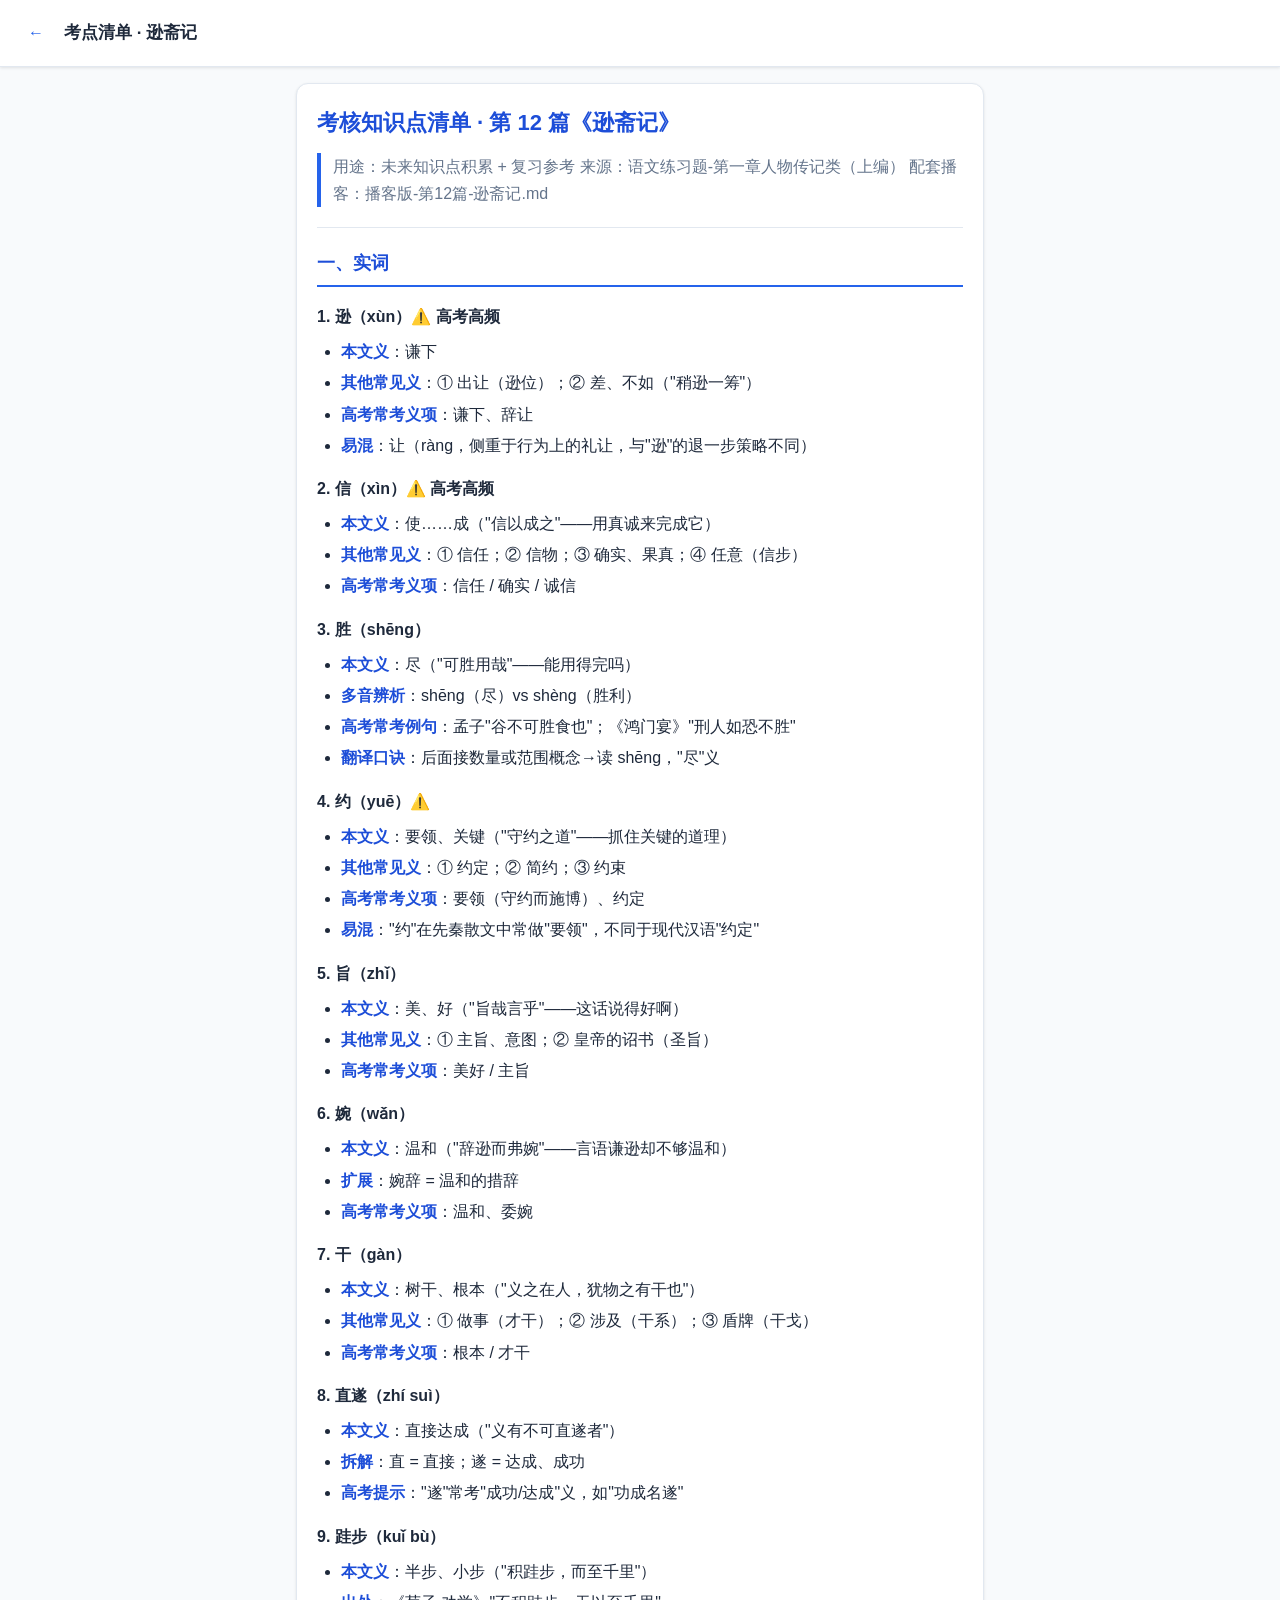
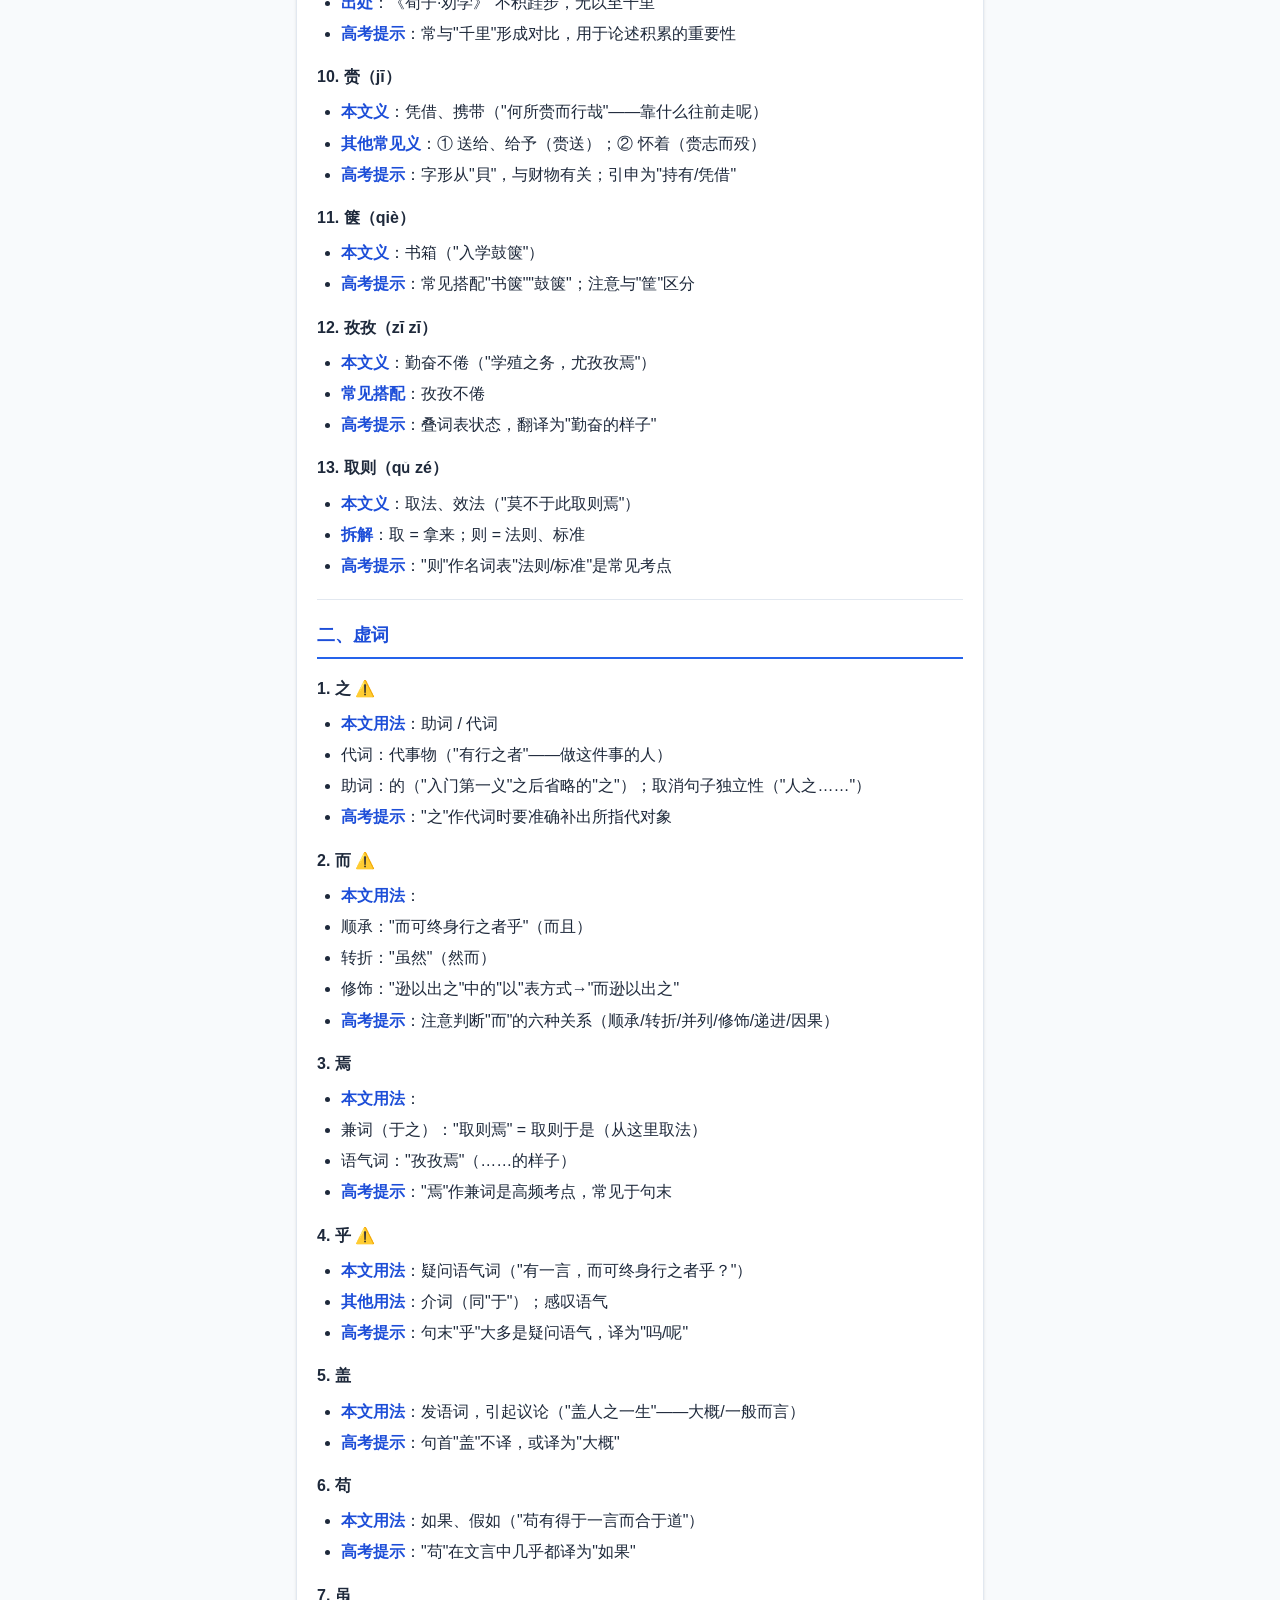
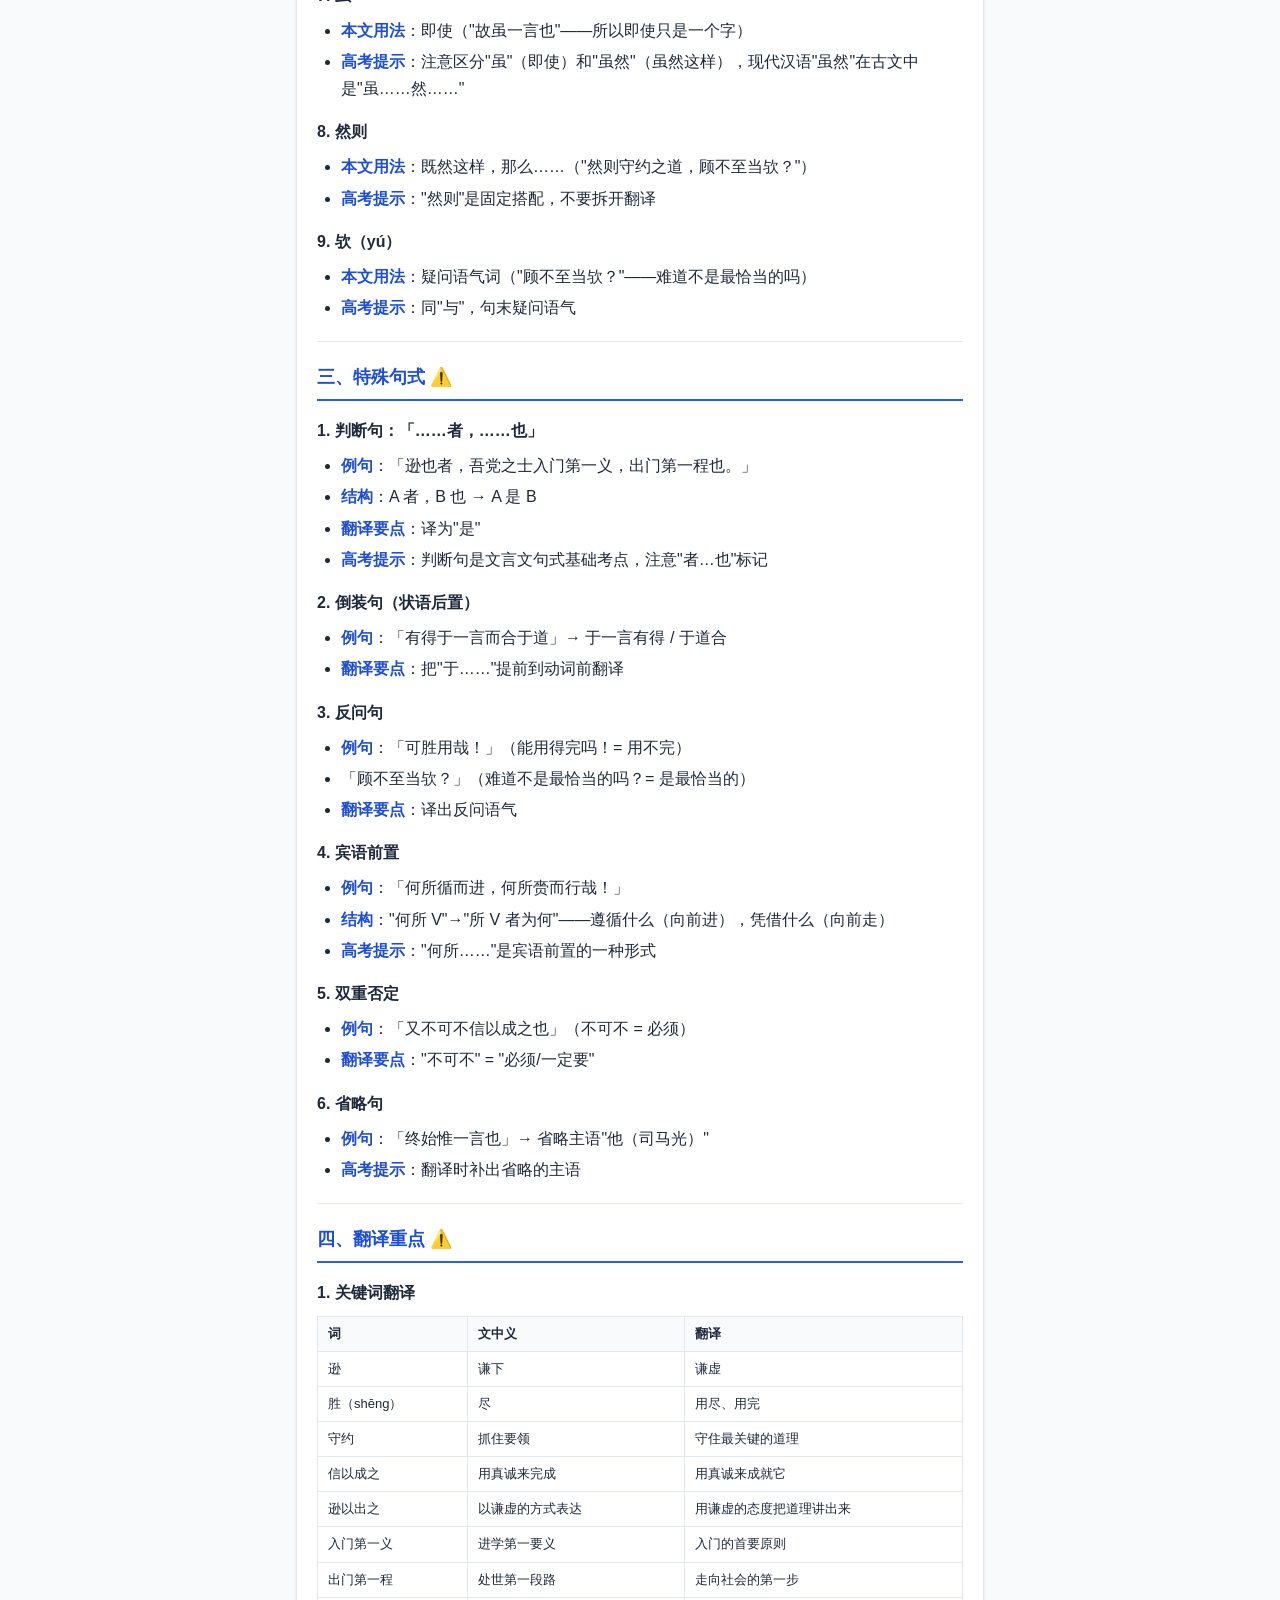
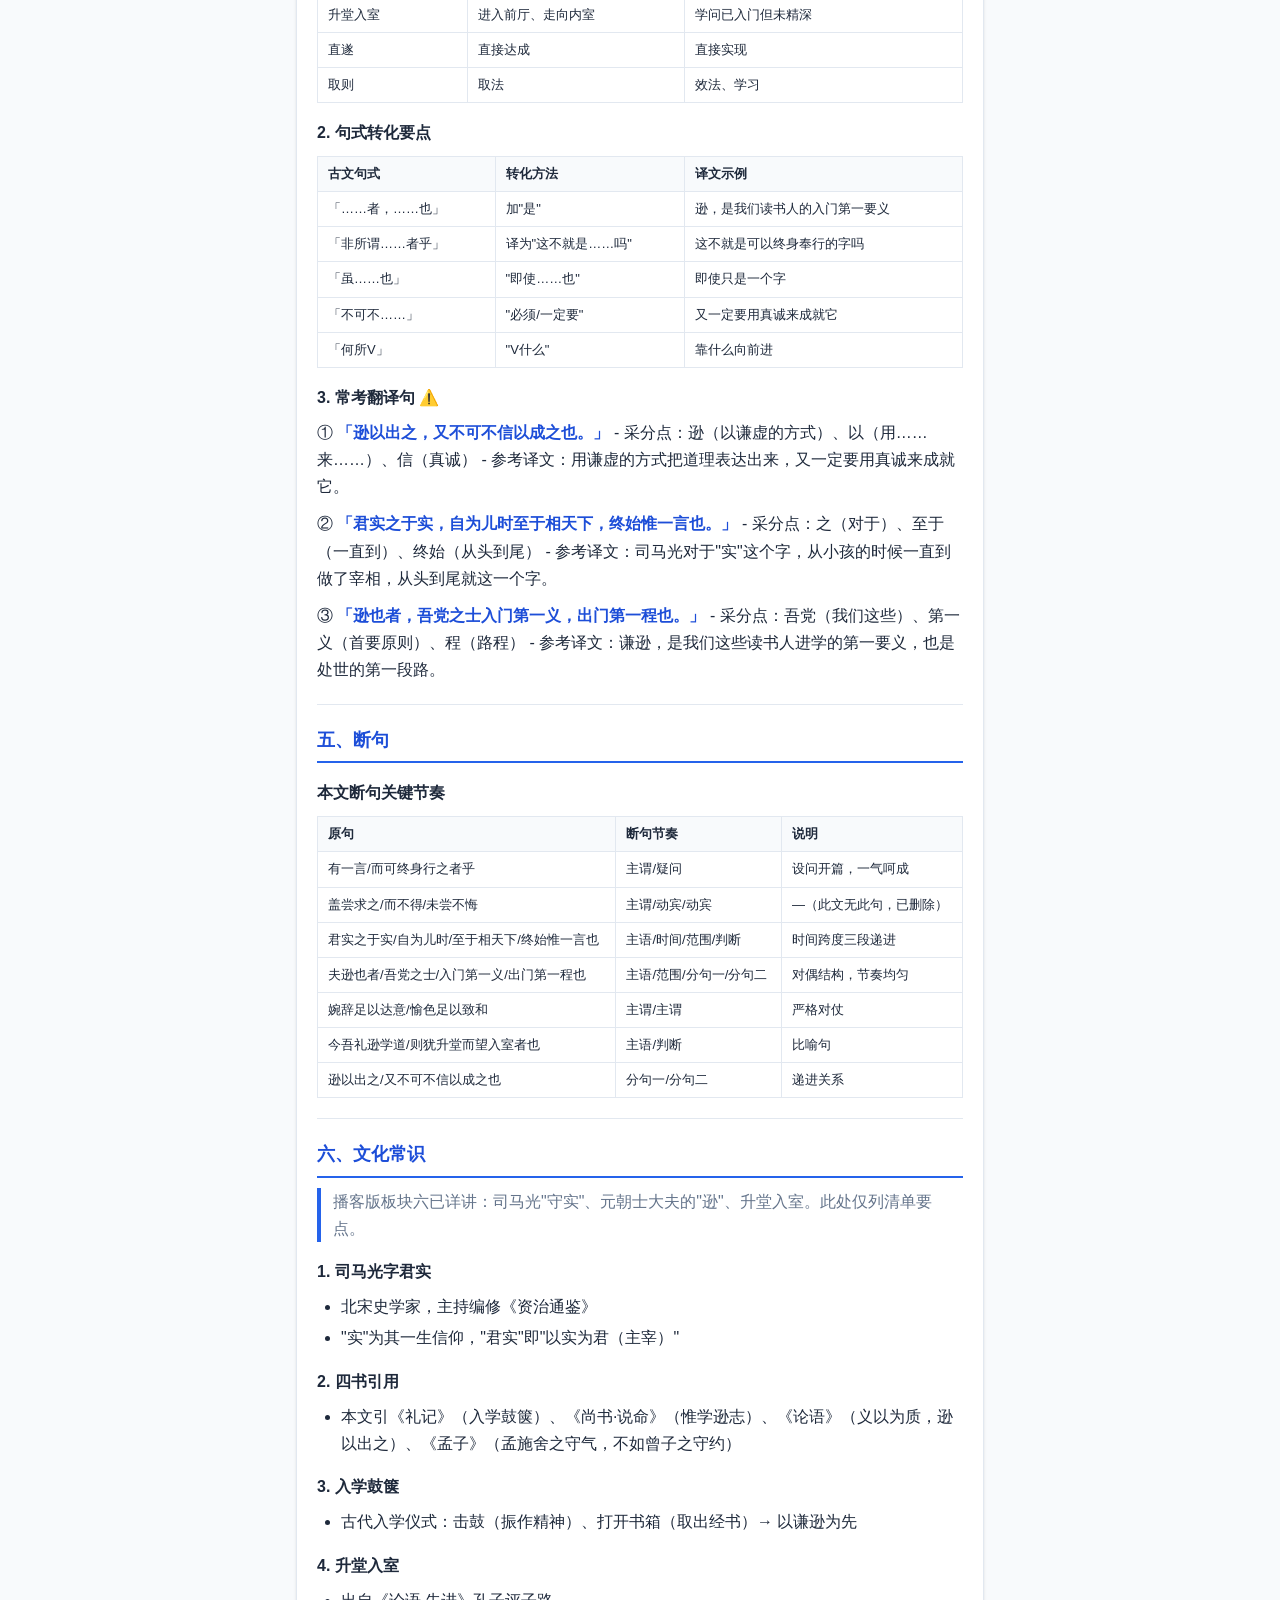
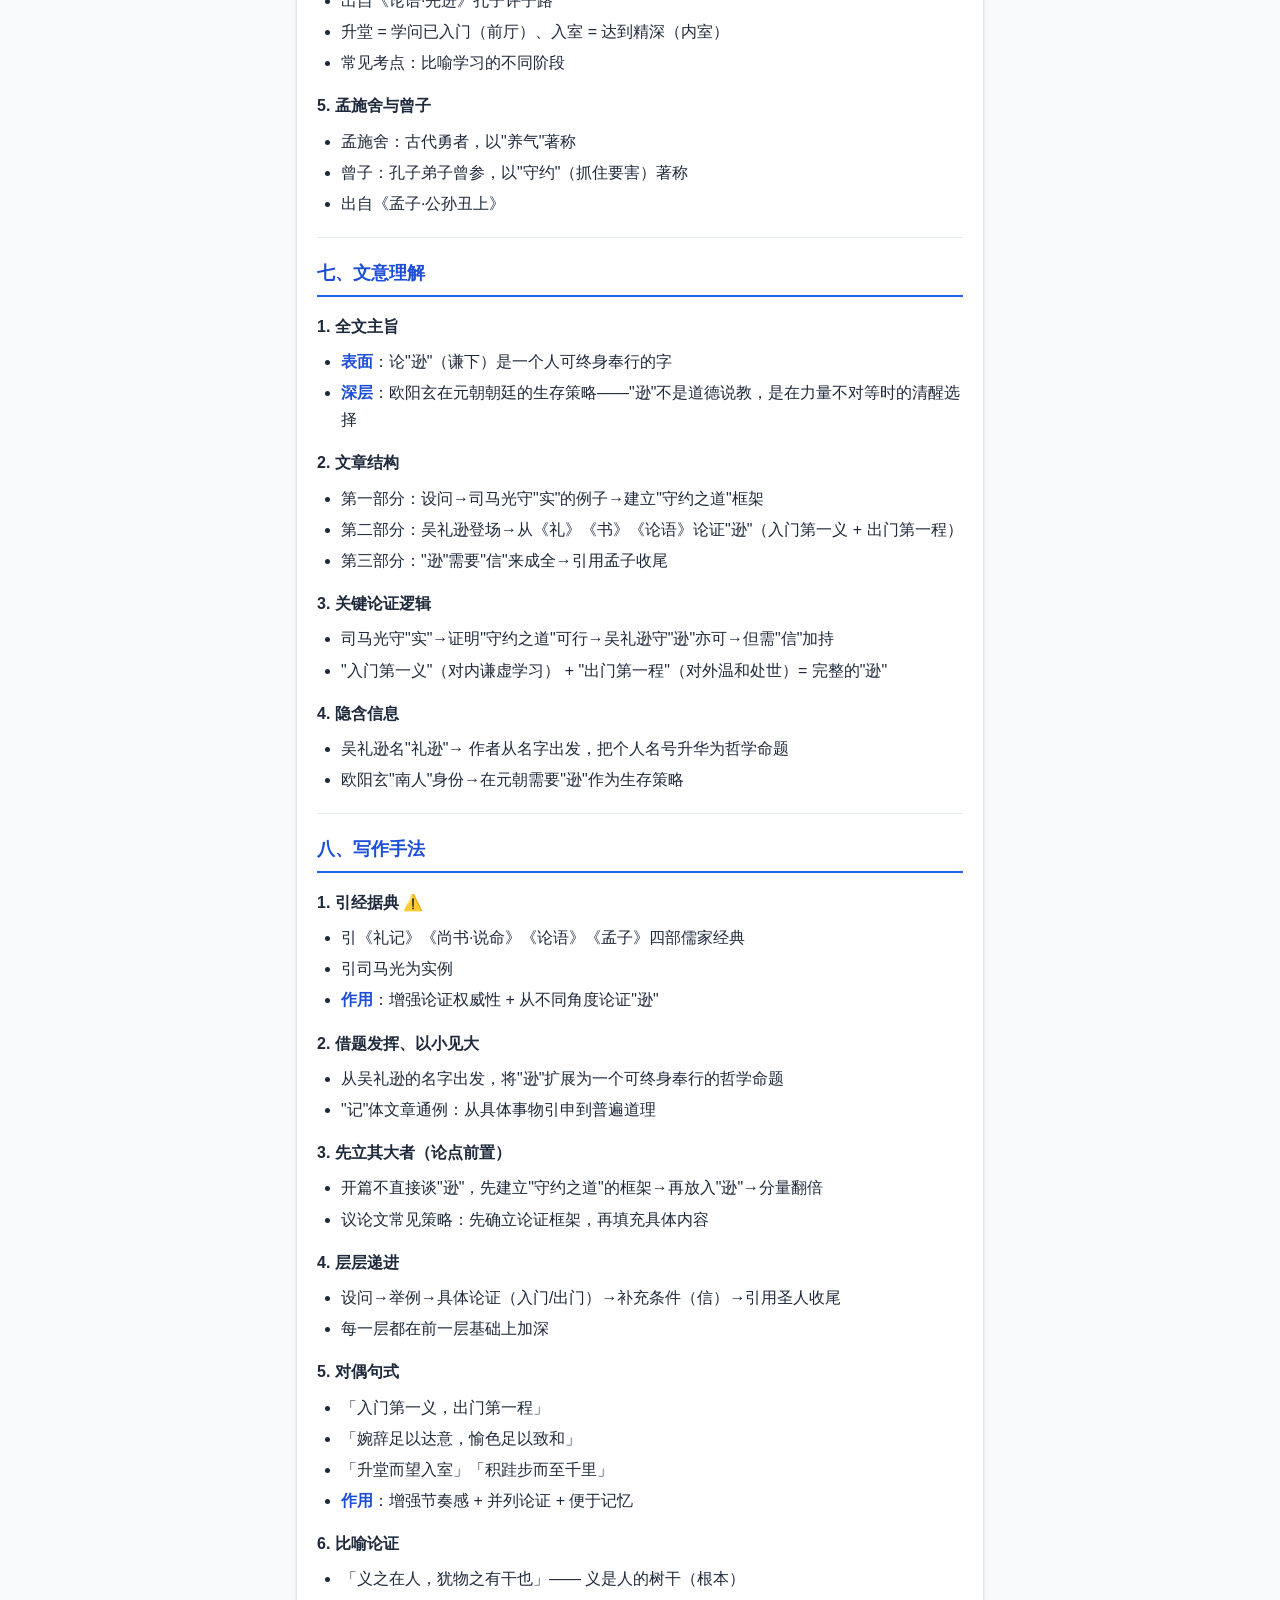
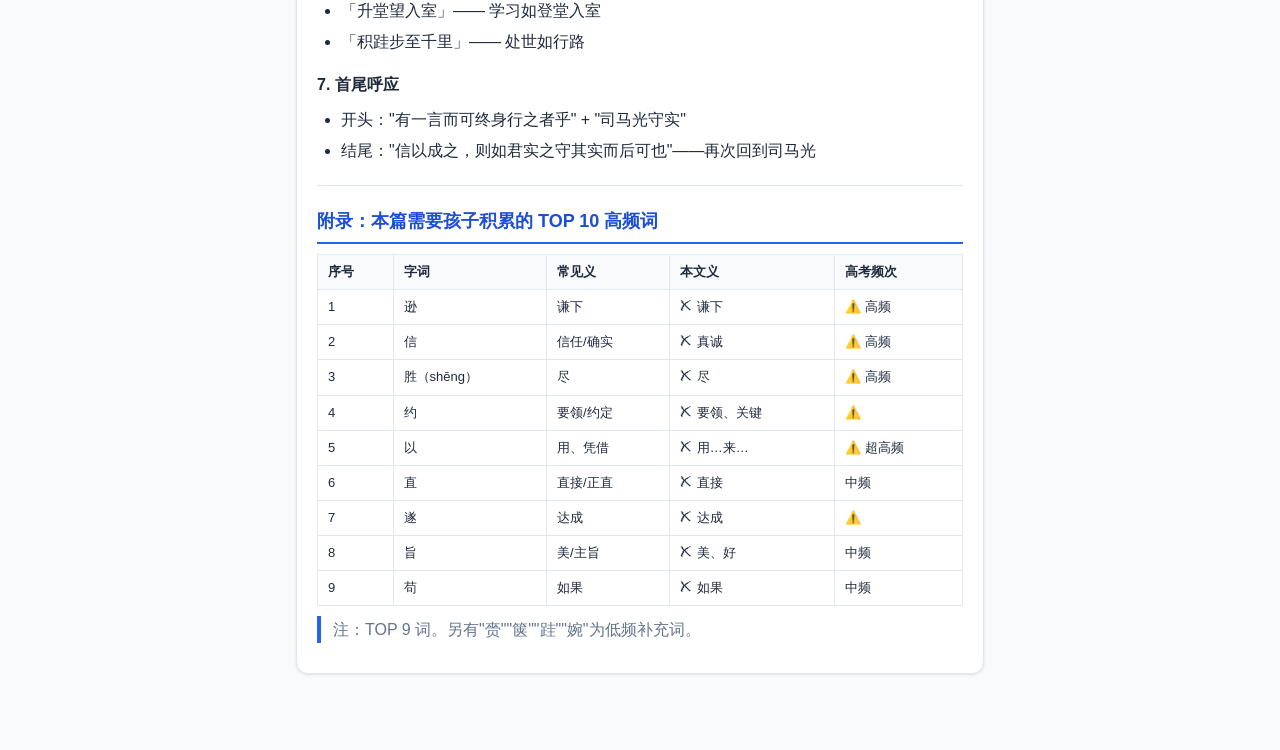
<file: frontend/assets/data/knowledge-p12.html>
<!DOCTYPE html>
<html lang="zh-CN">
<head>
  <meta charset="UTF-8">
  <meta name="viewport" content="width=device-width, initial-scale=1.0, maximum-scale=1.0, user-scalable=no">
  <meta name="apple-mobile-web-app-capable" content="yes">
  <title>考点清单 · 逊斋记</title>
  <link rel="stylesheet" href="../css/style.css">
  <style>
  .md-content {
    background: var(--card);
    border-radius: 12px;
    padding: 20px;
    box-shadow: var(--shadow);
    border: 1px solid var(--border);
    line-height: 1.7;
  }
  .md-content h1 { font-size: 22px; margin-bottom: 12px; color: var(--primary-dark); }
  .md-content h2 { font-size: 18px; margin: 20px 0 10px; padding-bottom: 6px; border-bottom: 2px solid var(--primary); color: var(--primary-dark); }
  .md-content h3 { font-size: 16px; margin: 16px 0 8px; color: var(--text); }
  .md-content h4 { font-size: 14px; margin: 12px 0 6px; color: var(--text-light); }
  .md-content p { margin-bottom: 10px; }
  .md-content ul, .md-content ol { margin: 8px 0 12px 24px; }
  .md-content li { margin-bottom: 4px; }
  .md-content code { background: var(--bg); padding: 2px 6px; border-radius: 4px; font-size: 13px; }
  .md-content blockquote { border-left: 4px solid var(--primary); padding-left: 12px; color: var(--text-light); margin: 10px 0; }
  .md-content table { width: 100%; border-collapse: collapse; margin: 10px 0; font-size: 13px; }
  .md-content th, .md-content td { border: 1px solid var(--border); padding: 6px 10px; text-align: left; }
  .md-content th { background: var(--bg); font-weight: 600; }
  .md-content strong { color: var(--primary-dark); }
  .md-content hr { border: none; border-top: 1px solid var(--border); margin: 20px 0; }
  </style>
</head>
<body>
  <div class="topbar">
    <a class="back" href="../../index.html">←</a>
    <h1>考点清单 · 逊斋记</h1>
  </div>
  <div class="container">
    <div class="md-content">
<h1>考核知识点清单 · 第 12 篇《逊斋记》</h1>
<blockquote>
<p>用途：未来知识点积累 + 复习参考
来源：语文练习题-第一章人物传记类（上编）
配套播客：播客版-第12篇-逊斋记.md</p>
</blockquote>
<hr />
<h2>一、实词</h2>
<h3>1. 逊（xùn）⚠️ 高考高频</h3>
<ul>
<li><strong>本文义</strong>：谦下</li>
<li><strong>其他常见义</strong>：① 出让（逊位）；② 差、不如（"稍逊一筹"）</li>
<li><strong>高考常考义项</strong>：谦下、辞让</li>
<li><strong>易混</strong>：让（ràng，侧重于行为上的礼让，与"逊"的退一步策略不同）</li>
</ul>
<h3>2. 信（xìn）⚠️ 高考高频</h3>
<ul>
<li><strong>本文义</strong>：使……成（"信以成之"——用真诚来完成它）</li>
<li><strong>其他常见义</strong>：① 信任；② 信物；③ 确实、果真；④ 任意（信步）</li>
<li><strong>高考常考义项</strong>：信任 / 确实 / 诚信</li>
</ul>
<h3>3. 胜（shēng）</h3>
<ul>
<li><strong>本文义</strong>：尽（"可胜用哉"——能用得完吗）</li>
<li><strong>多音辨析</strong>：shēng（尽）vs shèng（胜利）</li>
<li><strong>高考常考例句</strong>：孟子"谷不可胜食也"；《鸿门宴》"刑人如恐不胜"</li>
<li><strong>翻译口诀</strong>：后面接数量或范围概念→读 shēng，"尽"义</li>
</ul>
<h3>4. 约（yuē）⚠️</h3>
<ul>
<li><strong>本文义</strong>：要领、关键（"守约之道"——抓住关键的道理）</li>
<li><strong>其他常见义</strong>：① 约定；② 简约；③ 约束</li>
<li><strong>高考常考义项</strong>：要领（守约而施博）、约定</li>
<li><strong>易混</strong>："约"在先秦散文中常做"要领"，不同于现代汉语"约定"</li>
</ul>
<h3>5. 旨（zhǐ）</h3>
<ul>
<li><strong>本文义</strong>：美、好（"旨哉言乎"——这话说得好啊）</li>
<li><strong>其他常见义</strong>：① 主旨、意图；② 皇帝的诏书（圣旨）</li>
<li><strong>高考常考义项</strong>：美好 / 主旨</li>
</ul>
<h3>6. 婉（wǎn）</h3>
<ul>
<li><strong>本文义</strong>：温和（"辞逊而弗婉"——言语谦逊却不够温和）</li>
<li><strong>扩展</strong>：婉辞 = 温和的措辞</li>
<li><strong>高考常考义项</strong>：温和、委婉</li>
</ul>
<h3>7. 干（gàn）</h3>
<ul>
<li><strong>本文义</strong>：树干、根本（"义之在人，犹物之有干也"）</li>
<li><strong>其他常见义</strong>：① 做事（才干）；② 涉及（干系）；③ 盾牌（干戈）</li>
<li><strong>高考常考义项</strong>：根本 / 才干</li>
</ul>
<h3>8. 直遂（zhí suì）</h3>
<ul>
<li><strong>本文义</strong>：直接达成（"义有不可直遂者"）</li>
<li><strong>拆解</strong>：直 = 直接；遂 = 达成、成功</li>
<li><strong>高考提示</strong>："遂"常考"成功/达成"义，如"功成名遂"</li>
</ul>
<h3>9. 跬步（kuǐ bù）</h3>
<ul>
<li><strong>本文义</strong>：半步、小步（"积跬步，而至千里"）</li>
<li><strong>出处</strong>：《荀子·劝学》"不积跬步，无以至千里"</li>
<li><strong>高考提示</strong>：常与"千里"形成对比，用于论述积累的重要性</li>
</ul>
<h3>10. 赍（jī）</h3>
<ul>
<li><strong>本文义</strong>：凭借、携带（"何所赍而行哉"——靠什么往前走呢）</li>
<li><strong>其他常见义</strong>：① 送给、给予（赍送）；② 怀着（赍志而殁）</li>
<li><strong>高考提示</strong>：字形从"貝"，与财物有关；引申为"持有/凭借"</li>
</ul>
<h3>11. 箧（qiè）</h3>
<ul>
<li><strong>本文义</strong>：书箱（"入学鼓箧"）</li>
<li><strong>高考提示</strong>：常见搭配"书箧""鼓箧"；注意与"筐"区分</li>
</ul>
<h3>12. 孜孜（zī zī）</h3>
<ul>
<li><strong>本文义</strong>：勤奋不倦（"学殖之务，尤孜孜焉"）</li>
<li><strong>常见搭配</strong>：孜孜不倦</li>
<li><strong>高考提示</strong>：叠词表状态，翻译为"勤奋的样子"</li>
</ul>
<h3>13. 取则（qǔ zé）</h3>
<ul>
<li><strong>本文义</strong>：取法、效法（"莫不于此取则焉"）</li>
<li><strong>拆解</strong>：取 = 拿来；则 = 法则、标准</li>
<li><strong>高考提示</strong>："则"作名词表"法则/标准"是常见考点</li>
</ul>
<hr />
<h2>二、虚词</h2>
<h3>1. 之 ⚠️</h3>
<ul>
<li><strong>本文用法</strong>：助词 / 代词</li>
<li>代词：代事物（"有行之者"——做这件事的人）</li>
<li>助词：的（"入门第一义"之后省略的"之"）；取消句子独立性（"人之……"）</li>
<li><strong>高考提示</strong>："之"作代词时要准确补出所指代对象</li>
</ul>
<h3>2. 而 ⚠️</h3>
<ul>
<li><strong>本文用法</strong>：</li>
<li>顺承："而可终身行之者乎"（而且）</li>
<li>转折："虽然"（然而）</li>
<li>修饰："逊以出之"中的"以"表方式→"而逊以出之"</li>
<li><strong>高考提示</strong>：注意判断"而"的六种关系（顺承/转折/并列/修饰/递进/因果）</li>
</ul>
<h3>3. 焉</h3>
<ul>
<li><strong>本文用法</strong>：</li>
<li>兼词（于之）："取则焉" = 取则于是（从这里取法）</li>
<li>语气词："孜孜焉"（……的样子）</li>
<li><strong>高考提示</strong>："焉"作兼词是高频考点，常见于句末</li>
</ul>
<h3>4. 乎 ⚠️</h3>
<ul>
<li><strong>本文用法</strong>：疑问语气词（"有一言，而可终身行之者乎？"）</li>
<li><strong>其他用法</strong>：介词（同"于"）；感叹语气</li>
<li><strong>高考提示</strong>：句末"乎"大多是疑问语气，译为"吗/呢"</li>
</ul>
<h3>5. 盖</h3>
<ul>
<li><strong>本文用法</strong>：发语词，引起议论（"盖人之一生"——大概/一般而言）</li>
<li><strong>高考提示</strong>：句首"盖"不译，或译为"大概"</li>
</ul>
<h3>6. 苟</h3>
<ul>
<li><strong>本文用法</strong>：如果、假如（"苟有得于一言而合于道"）</li>
<li><strong>高考提示</strong>："苟"在文言中几乎都译为"如果"</li>
</ul>
<h3>7. 虽</h3>
<ul>
<li><strong>本文用法</strong>：即使（"故虽一言也"——所以即使只是一个字）</li>
<li><strong>高考提示</strong>：注意区分"虽"（即使）和"虽然"（虽然这样），现代汉语"虽然"在古文中是"虽……然……"</li>
</ul>
<h3>8. 然则</h3>
<ul>
<li><strong>本文用法</strong>：既然这样，那么……（"然则守约之道，顾不至当欤？"）</li>
<li><strong>高考提示</strong>："然则"是固定搭配，不要拆开翻译</li>
</ul>
<h3>9. 欤（yú）</h3>
<ul>
<li><strong>本文用法</strong>：疑问语气词（"顾不至当欤？"——难道不是最恰当的吗）</li>
<li><strong>高考提示</strong>：同"与"，句末疑问语气</li>
</ul>
<hr />
<h2>三、特殊句式 ⚠️</h2>
<h3>1. 判断句：「……者，……也」</h3>
<ul>
<li><strong>例句</strong>：「逊也者，吾党之士入门第一义，出门第一程也。」</li>
<li><strong>结构</strong>：A 者，B 也 → A 是 B</li>
<li><strong>翻译要点</strong>：译为"是"</li>
<li><strong>高考提示</strong>：判断句是文言文句式基础考点，注意"者…也"标记</li>
</ul>
<h3>2. 倒装句（状语后置）</h3>
<ul>
<li><strong>例句</strong>：「有得于一言而合于道」→ 于一言有得 / 于道合</li>
<li><strong>翻译要点</strong>：把"于……"提前到动词前翻译</li>
</ul>
<h3>3. 反问句</h3>
<ul>
<li><strong>例句</strong>：「可胜用哉！」（能用得完吗！= 用不完）</li>
<li>「顾不至当欤？」（难道不是最恰当的吗？= 是最恰当的）</li>
<li><strong>翻译要点</strong>：译出反问语气</li>
</ul>
<h3>4. 宾语前置</h3>
<ul>
<li><strong>例句</strong>：「何所循而进，何所赍而行哉！」</li>
<li><strong>结构</strong>："何所 V"→"所 V 者为何"——遵循什么（向前进），凭借什么（向前走）</li>
<li><strong>高考提示</strong>："何所……"是宾语前置的一种形式</li>
</ul>
<h3>5. 双重否定</h3>
<ul>
<li><strong>例句</strong>：「又不可不信以成之也」（不可不 = 必须）</li>
<li><strong>翻译要点</strong>："不可不" = "必须/一定要"</li>
</ul>
<h3>6. 省略句</h3>
<ul>
<li><strong>例句</strong>：「终始惟一言也」→ 省略主语"他（司马光）"</li>
<li><strong>高考提示</strong>：翻译时补出省略的主语</li>
</ul>
<hr />
<h2>四、翻译重点 ⚠️</h2>
<h3>1. 关键词翻译</h3>
<table>
<thead>
<tr>
<th>词</th>
<th>文中义</th>
<th>翻译</th>
</tr>
</thead>
<tbody>
<tr>
<td>逊</td>
<td>谦下</td>
<td>谦虚</td>
</tr>
<tr>
<td>胜（shēng）</td>
<td>尽</td>
<td>用尽、用完</td>
</tr>
<tr>
<td>守约</td>
<td>抓住要领</td>
<td>守住最关键的道理</td>
</tr>
<tr>
<td>信以成之</td>
<td>用真诚来完成</td>
<td>用真诚来成就它</td>
</tr>
<tr>
<td>逊以出之</td>
<td>以谦虚的方式表达</td>
<td>用谦虚的态度把道理讲出来</td>
</tr>
<tr>
<td>入门第一义</td>
<td>进学第一要义</td>
<td>入门的首要原则</td>
</tr>
<tr>
<td>出门第一程</td>
<td>处世第一段路</td>
<td>走向社会的第一步</td>
</tr>
<tr>
<td>升堂入室</td>
<td>进入前厅、走向内室</td>
<td>学问已入门但未精深</td>
</tr>
<tr>
<td>直遂</td>
<td>直接达成</td>
<td>直接实现</td>
</tr>
<tr>
<td>取则</td>
<td>取法</td>
<td>效法、学习</td>
</tr>
</tbody>
</table>
<h3>2. 句式转化要点</h3>
<table>
<thead>
<tr>
<th>古文句式</th>
<th>转化方法</th>
<th>译文示例</th>
</tr>
</thead>
<tbody>
<tr>
<td>「……者，……也」</td>
<td>加"是"</td>
<td>逊，是我们读书人的入门第一要义</td>
</tr>
<tr>
<td>「非所谓……者乎」</td>
<td>译为"这不就是……吗"</td>
<td>这不就是可以终身奉行的字吗</td>
</tr>
<tr>
<td>「虽……也」</td>
<td>"即使……也"</td>
<td>即使只是一个字</td>
</tr>
<tr>
<td>「不可不……」</td>
<td>"必须/一定要"</td>
<td>又一定要用真诚来成就它</td>
</tr>
<tr>
<td>「何所V」</td>
<td>"V什么"</td>
<td>靠什么向前进</td>
</tr>
</tbody>
</table>
<h3>3. 常考翻译句 ⚠️</h3>
<p>① <strong>「逊以出之，又不可不信以成之也。」</strong>
- 采分点：逊（以谦虚的方式）、以（用……来……）、信（真诚）
- 参考译文：用谦虚的方式把道理表达出来，又一定要用真诚来成就它。</p>
<p>② <strong>「君实之于实，自为儿时至于相天下，终始惟一言也。」</strong>
- 采分点：之（对于）、至于（一直到）、终始（从头到尾）
- 参考译文：司马光对于"实"这个字，从小孩的时候一直到做了宰相，从头到尾就这一个字。</p>
<p>③ <strong>「逊也者，吾党之士入门第一义，出门第一程也。」</strong>
- 采分点：吾党（我们这些）、第一义（首要原则）、程（路程）
- 参考译文：谦逊，是我们这些读书人进学的第一要义，也是处世的第一段路。</p>
<hr />
<h2>五、断句</h2>
<h3>本文断句关键节奏</h3>
<table>
<thead>
<tr>
<th>原句</th>
<th>断句节奏</th>
<th>说明</th>
</tr>
</thead>
<tbody>
<tr>
<td>有一言/而可终身行之者乎</td>
<td>主谓/疑问</td>
<td>设问开篇，一气呵成</td>
</tr>
<tr>
<td>盖尝求之/而不得/未尝不悔</td>
<td>主谓/动宾/动宾</td>
<td>—（此文无此句，已删除）</td>
</tr>
<tr>
<td>君实之于实/自为儿时/至于相天下/终始惟一言也</td>
<td>主语/时间/范围/判断</td>
<td>时间跨度三段递进</td>
</tr>
<tr>
<td>夫逊也者/吾党之士/入门第一义/出门第一程也</td>
<td>主语/范围/分句一/分句二</td>
<td>对偶结构，节奏均匀</td>
</tr>
<tr>
<td>婉辞足以达意/愉色足以致和</td>
<td>主谓/主谓</td>
<td>严格对仗</td>
</tr>
<tr>
<td>今吾礼逊学道/则犹升堂而望入室者也</td>
<td>主语/判断</td>
<td>比喻句</td>
</tr>
<tr>
<td>逊以出之/又不可不信以成之也</td>
<td>分句一/分句二</td>
<td>递进关系</td>
</tr>
</tbody>
</table>
<hr />
<h2>六、文化常识</h2>
<blockquote>
<p>播客版板块六已详讲：司马光"守实"、元朝士大夫的"逊"、升堂入室。此处仅列清单要点。</p>
</blockquote>
<h3>1. 司马光字君实</h3>
<ul>
<li>北宋史学家，主持编修《资治通鉴》</li>
<li>"实"为其一生信仰，"君实"即"以实为君（主宰）"</li>
</ul>
<h3>2. 四书引用</h3>
<ul>
<li>本文引《礼记》（入学鼓箧）、《尚书·说命》（惟学逊志）、《论语》（义以为质，逊以出之）、《孟子》（孟施舍之守气，不如曾子之守约）</li>
</ul>
<h3>3. 入学鼓箧</h3>
<ul>
<li>古代入学仪式：击鼓（振作精神）、打开书箱（取出经书）→ 以谦逊为先</li>
</ul>
<h3>4. 升堂入室</h3>
<ul>
<li>出自《论语·先进》孔子评子路</li>
<li>升堂 = 学问已入门（前厅）、入室 = 达到精深（内室）</li>
<li>常见考点：比喻学习的不同阶段</li>
</ul>
<h3>5. 孟施舍与曾子</h3>
<ul>
<li>孟施舍：古代勇者，以"养气"著称</li>
<li>曾子：孔子弟子曾参，以"守约"（抓住要害）著称</li>
<li>出自《孟子·公孙丑上》</li>
</ul>
<hr />
<h2>七、文意理解</h2>
<h3>1. 全文主旨</h3>
<ul>
<li><strong>表面</strong>：论"逊"（谦下）是一个人可终身奉行的字</li>
<li><strong>深层</strong>：欧阳玄在元朝朝廷的生存策略——"逊"不是道德说教，是在力量不对等时的清醒选择</li>
</ul>
<h3>2. 文章结构</h3>
<ul>
<li>第一部分：设问→司马光守"实"的例子→建立"守约之道"框架</li>
<li>第二部分：吴礼逊登场→从《礼》《书》《论语》论证"逊"（入门第一义 + 出门第一程）</li>
<li>第三部分："逊"需要"信"来成全→引用孟子收尾</li>
</ul>
<h3>3. 关键论证逻辑</h3>
<ul>
<li>司马光守"实"→证明"守约之道"可行→吴礼逊守"逊"亦可→但需"信"加持</li>
<li>"入门第一义"（对内谦虚学习） + "出门第一程"（对外温和处世）= 完整的"逊"</li>
</ul>
<h3>4. 隐含信息</h3>
<ul>
<li>吴礼逊名"礼逊"→ 作者从名字出发，把个人名号升华为哲学命题</li>
<li>欧阳玄"南人"身份→在元朝需要"逊"作为生存策略</li>
</ul>
<hr />
<h2>八、写作手法</h2>
<h3>1. 引经据典 ⚠️</h3>
<ul>
<li>引《礼记》《尚书·说命》《论语》《孟子》四部儒家经典</li>
<li>引司马光为实例</li>
<li><strong>作用</strong>：增强论证权威性 + 从不同角度论证"逊"</li>
</ul>
<h3>2. 借题发挥、以小见大</h3>
<ul>
<li>从吴礼逊的名字出发，将"逊"扩展为一个可终身奉行的哲学命题</li>
<li>"记"体文章通例：从具体事物引申到普遍道理</li>
</ul>
<h3>3. 先立其大者（论点前置）</h3>
<ul>
<li>开篇不直接谈"逊"，先建立"守约之道"的框架→再放入"逊"→分量翻倍</li>
<li>议论文常见策略：先确立论证框架，再填充具体内容</li>
</ul>
<h3>4. 层层递进</h3>
<ul>
<li>设问→举例→具体论证（入门/出门）→补充条件（信）→引用圣人收尾</li>
<li>每一层都在前一层基础上加深</li>
</ul>
<h3>5. 对偶句式</h3>
<ul>
<li>「入门第一义，出门第一程」</li>
<li>「婉辞足以达意，愉色足以致和」</li>
<li>「升堂而望入室」「积跬步而至千里」</li>
<li><strong>作用</strong>：增强节奏感 + 并列论证 + 便于记忆</li>
</ul>
<h3>6. 比喻论证</h3>
<ul>
<li>「义之在人，犹物之有干也」—— 义是人的树干（根本）</li>
<li>「升堂望入室」—— 学习如登堂入室</li>
<li>「积跬步至千里」—— 处世如行路</li>
</ul>
<h3>7. 首尾呼应</h3>
<ul>
<li>开头："有一言而可终身行之者乎" + "司马光守实"</li>
<li>结尾："信以成之，则如君实之守其实而后可也"——再次回到司马光</li>
</ul>
<hr />
<h2>附录：本篇需要孩子积累的 TOP 10 高频词</h2>
<table>
<thead>
<tr>
<th>序号</th>
<th>字词</th>
<th>常见义</th>
<th>本文义</th>
<th>高考频次</th>
</tr>
</thead>
<tbody>
<tr>
<td>1</td>
<td>逊</td>
<td>谦下</td>
<td>✗ 谦下</td>
<td>⚠️ 高频</td>
</tr>
<tr>
<td>2</td>
<td>信</td>
<td>信任/确实</td>
<td>✗ 真诚</td>
<td>⚠️ 高频</td>
</tr>
<tr>
<td>3</td>
<td>胜（shēng）</td>
<td>尽</td>
<td>✗ 尽</td>
<td>⚠️ 高频</td>
</tr>
<tr>
<td>4</td>
<td>约</td>
<td>要领/约定</td>
<td>✗ 要领、关键</td>
<td>⚠️</td>
</tr>
<tr>
<td>5</td>
<td>以</td>
<td>用、凭借</td>
<td>✗ 用…来…</td>
<td>⚠️ 超高频</td>
</tr>
<tr>
<td>6</td>
<td>直</td>
<td>直接/正直</td>
<td>✗ 直接</td>
<td>中频</td>
</tr>
<tr>
<td>7</td>
<td>遂</td>
<td>达成</td>
<td>✗ 达成</td>
<td>⚠️</td>
</tr>
<tr>
<td>8</td>
<td>旨</td>
<td>美/主旨</td>
<td>✗ 美、好</td>
<td>中频</td>
</tr>
<tr>
<td>9</td>
<td>苟</td>
<td>如果</td>
<td>✗ 如果</td>
<td>中频</td>
</tr>
</tbody>
</table>
<blockquote>
<p>注：TOP 9 词。另有"赍""箧""跬""婉"为低频补充词。</p>
</blockquote>
    </div>
  </div>
</body>
</html>
</file>
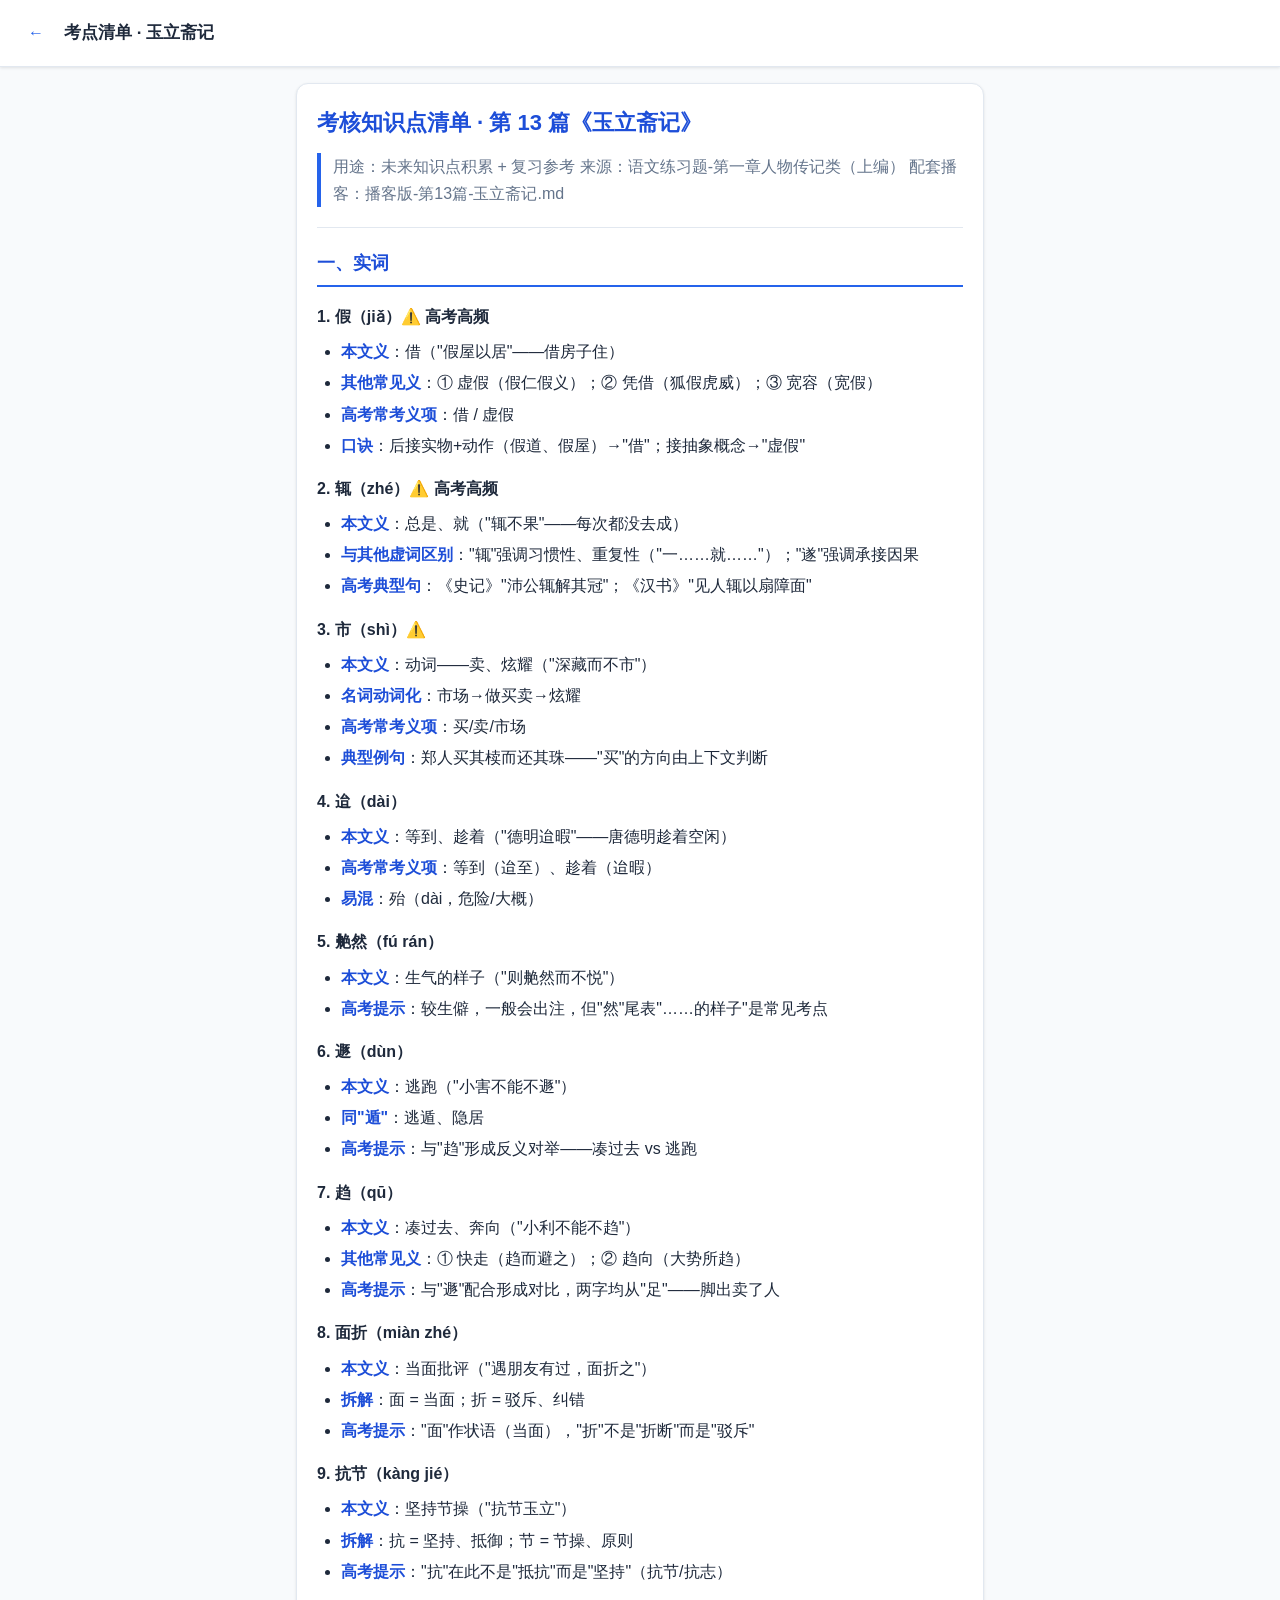
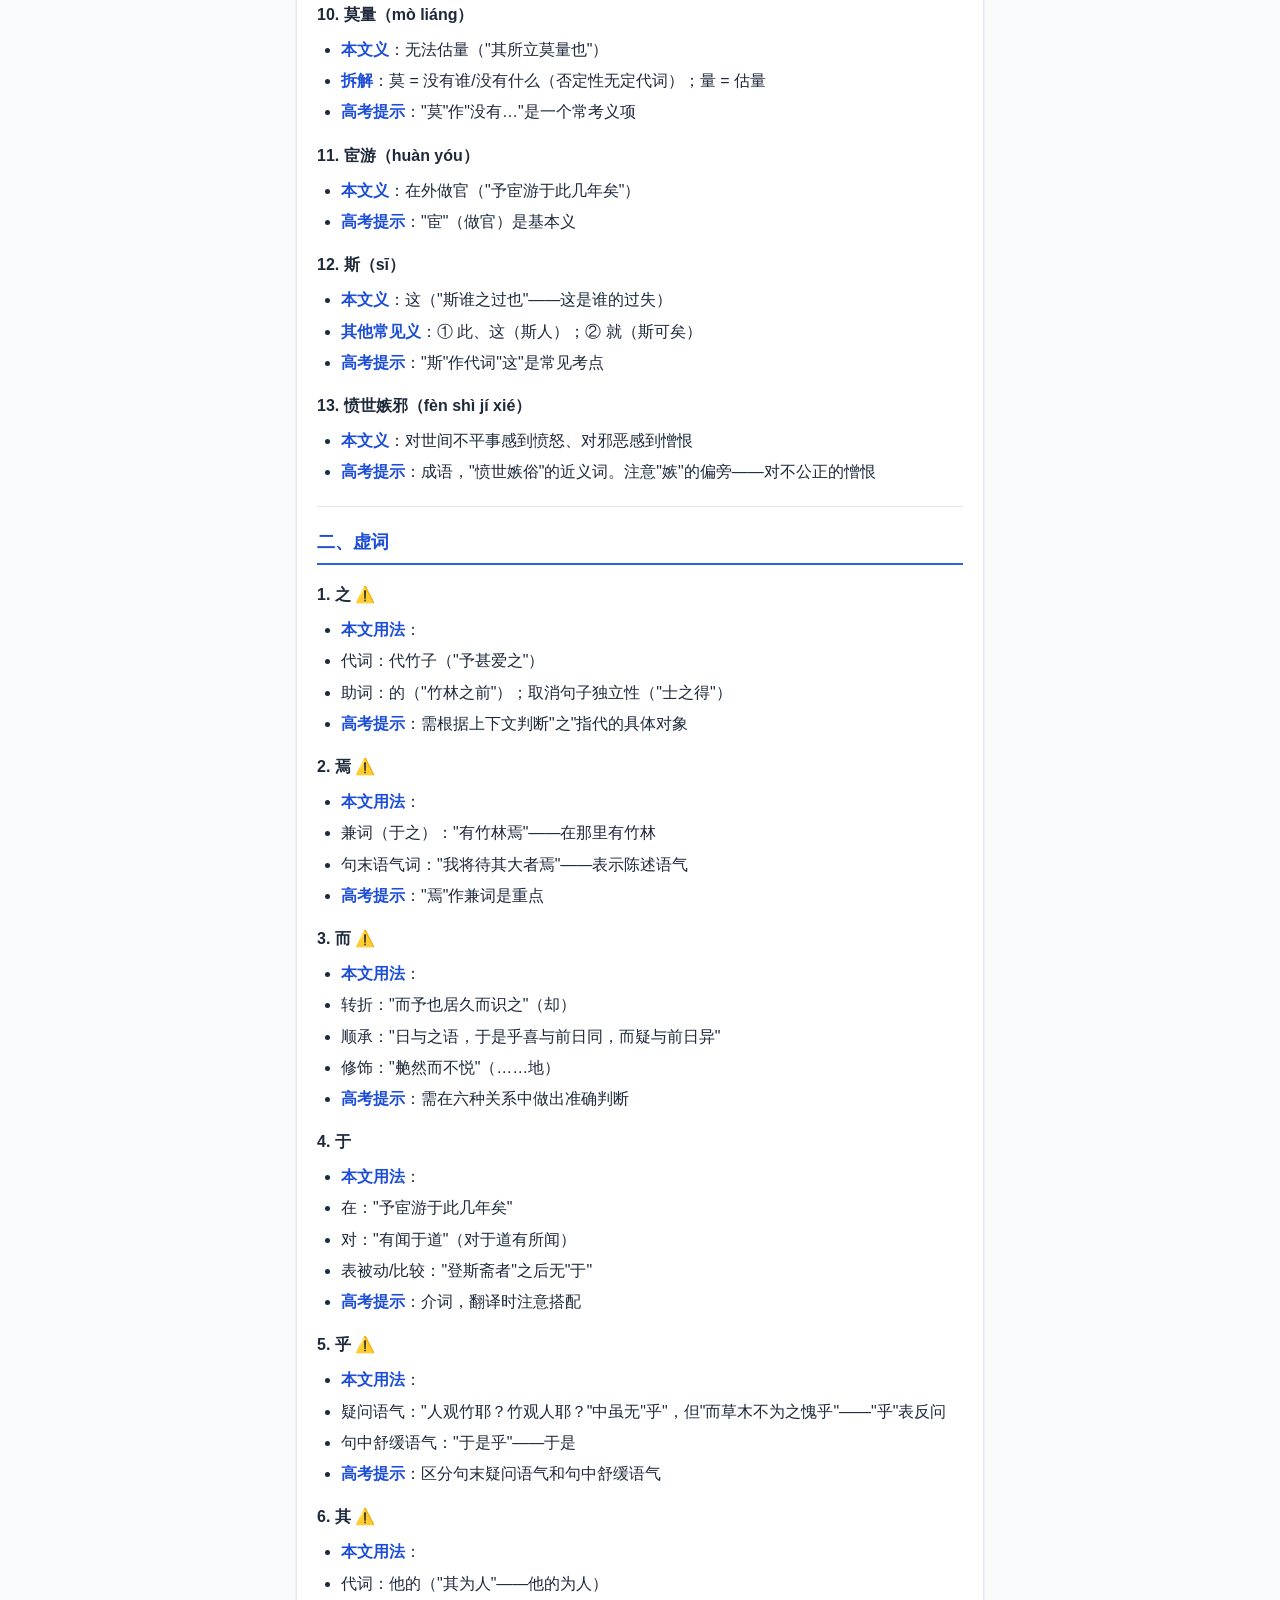
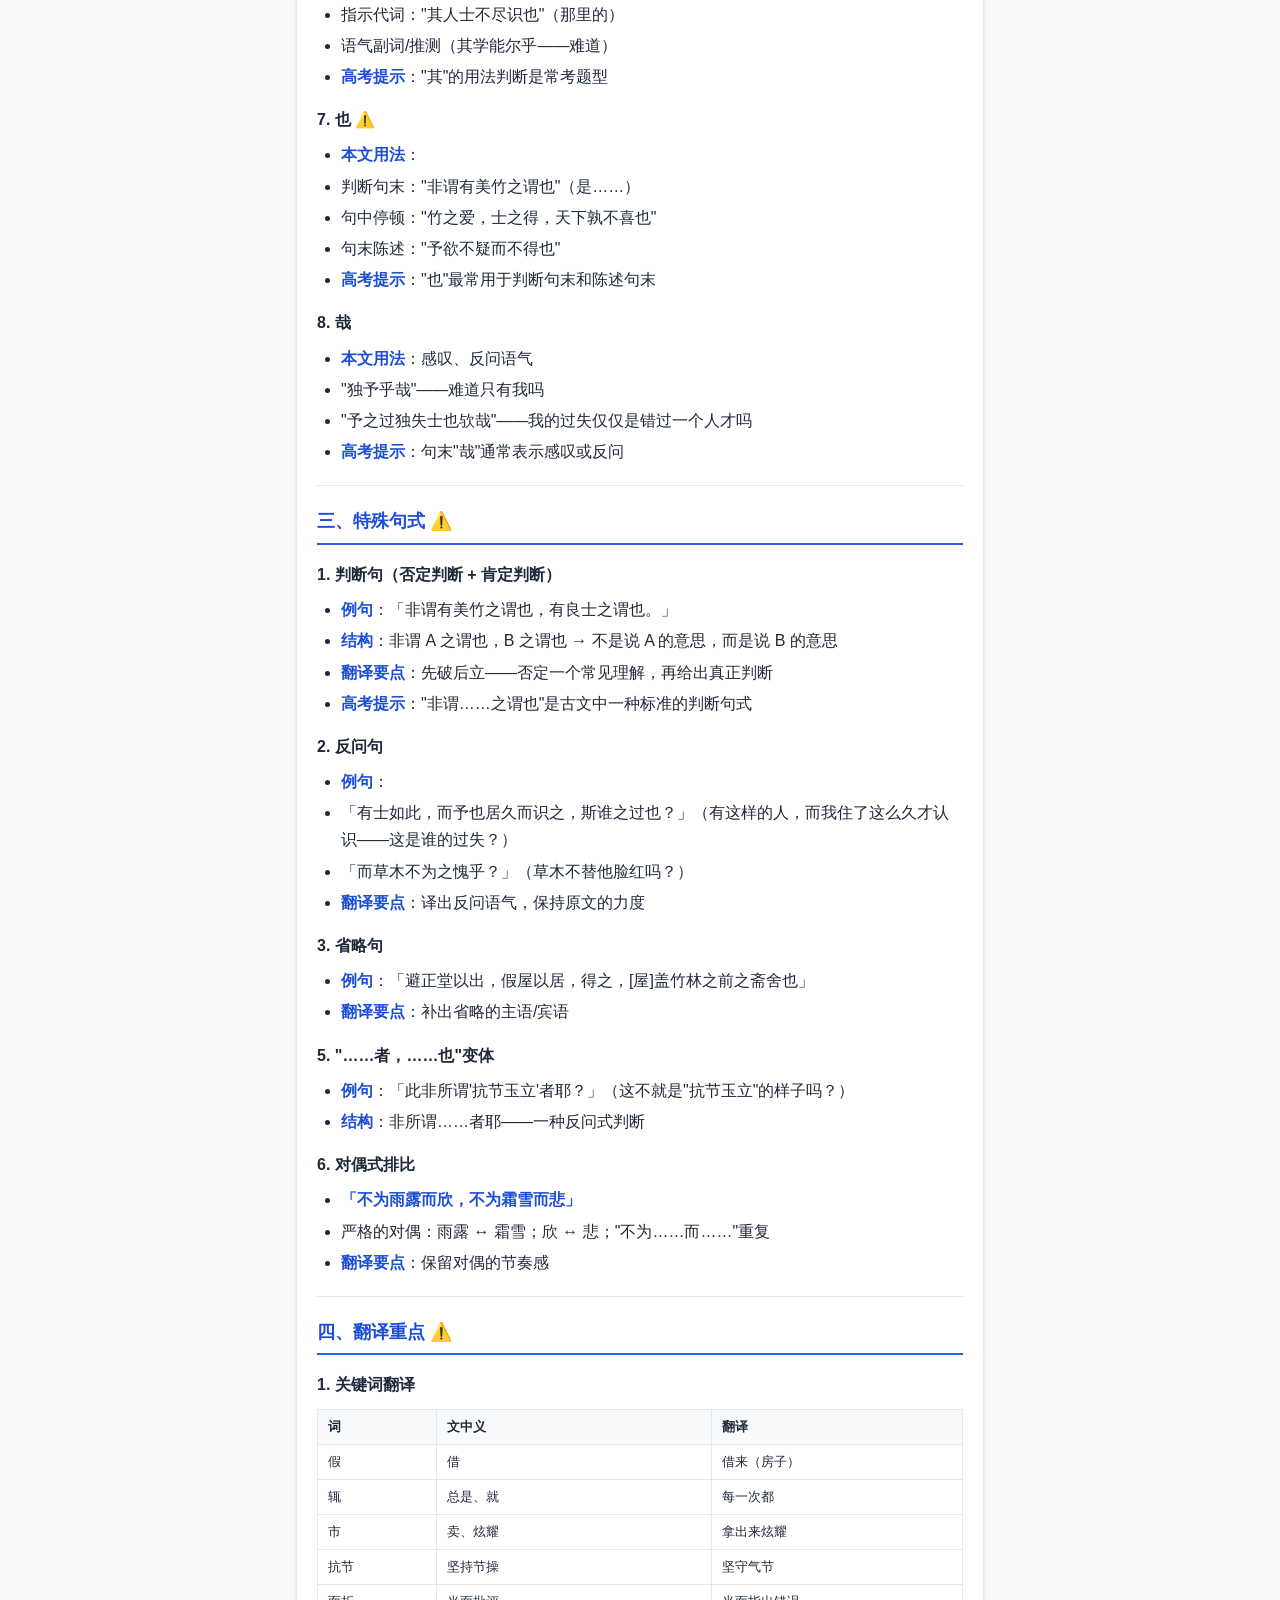
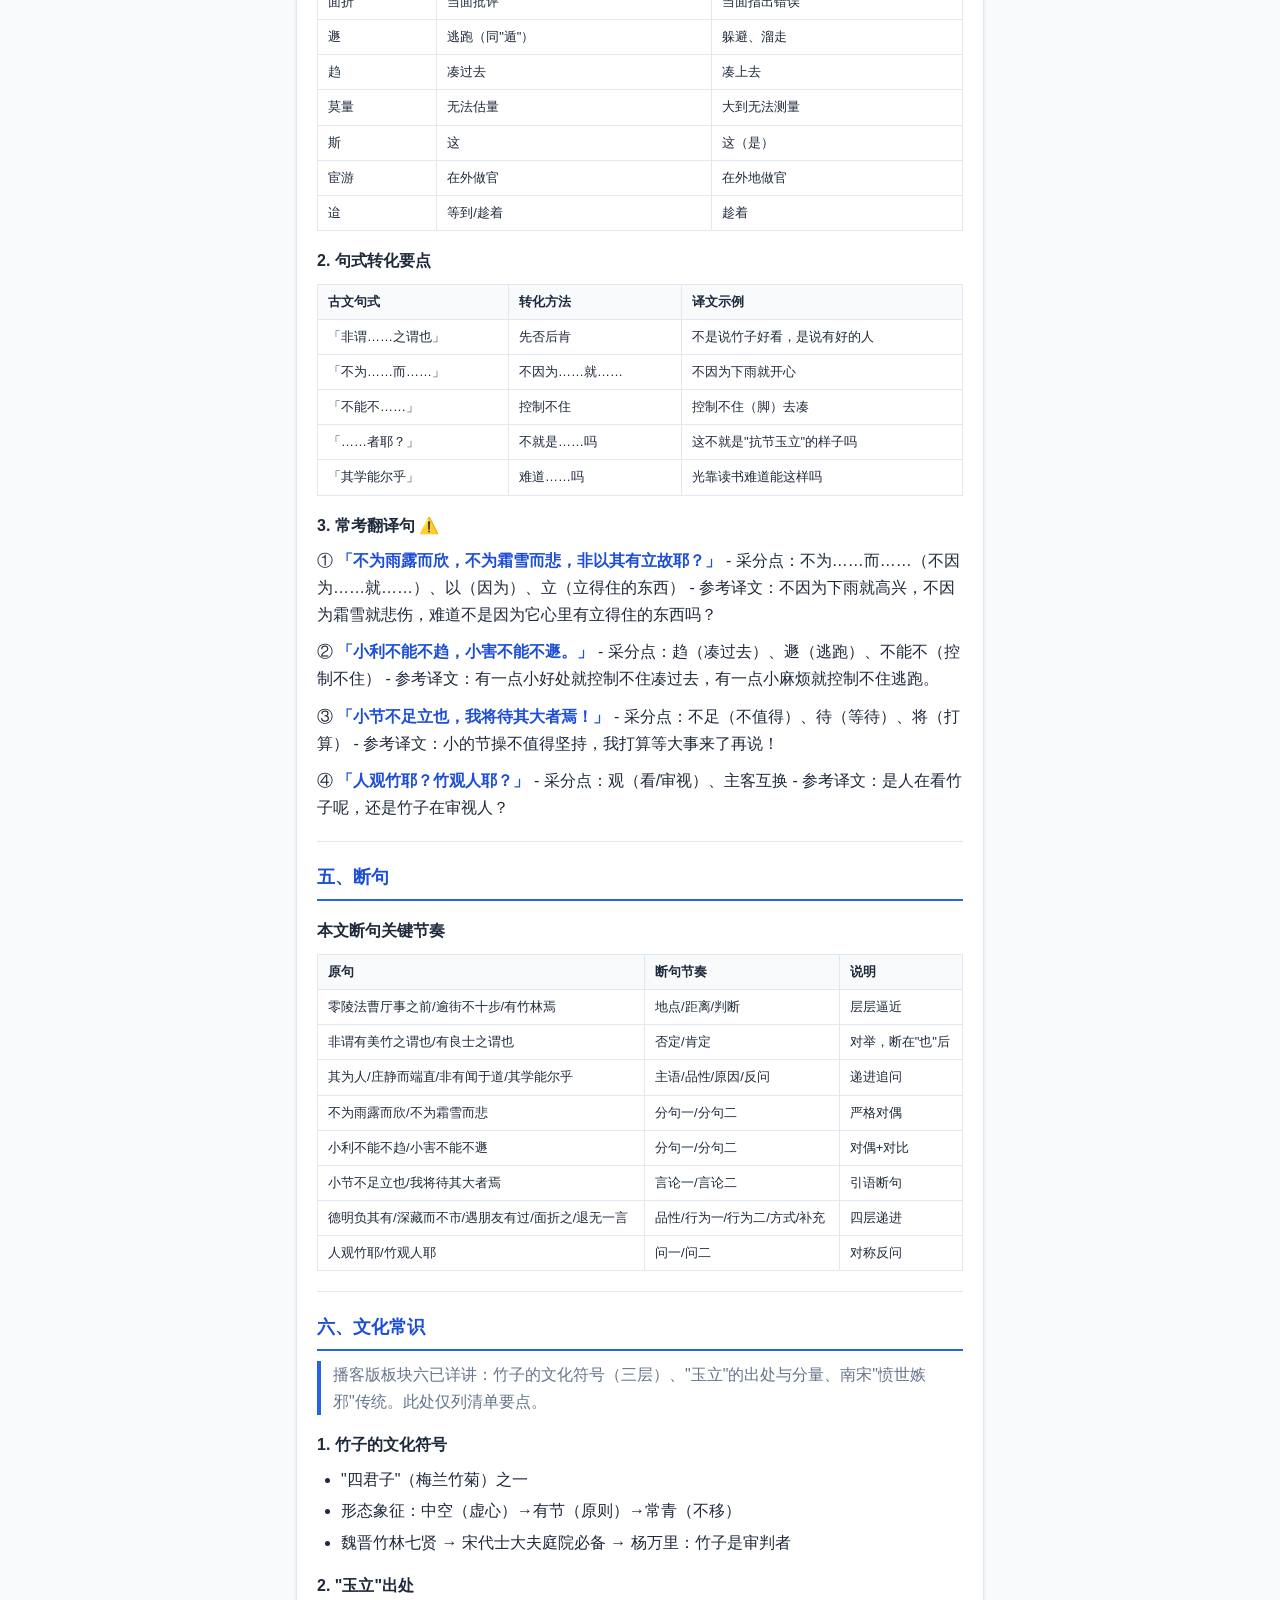
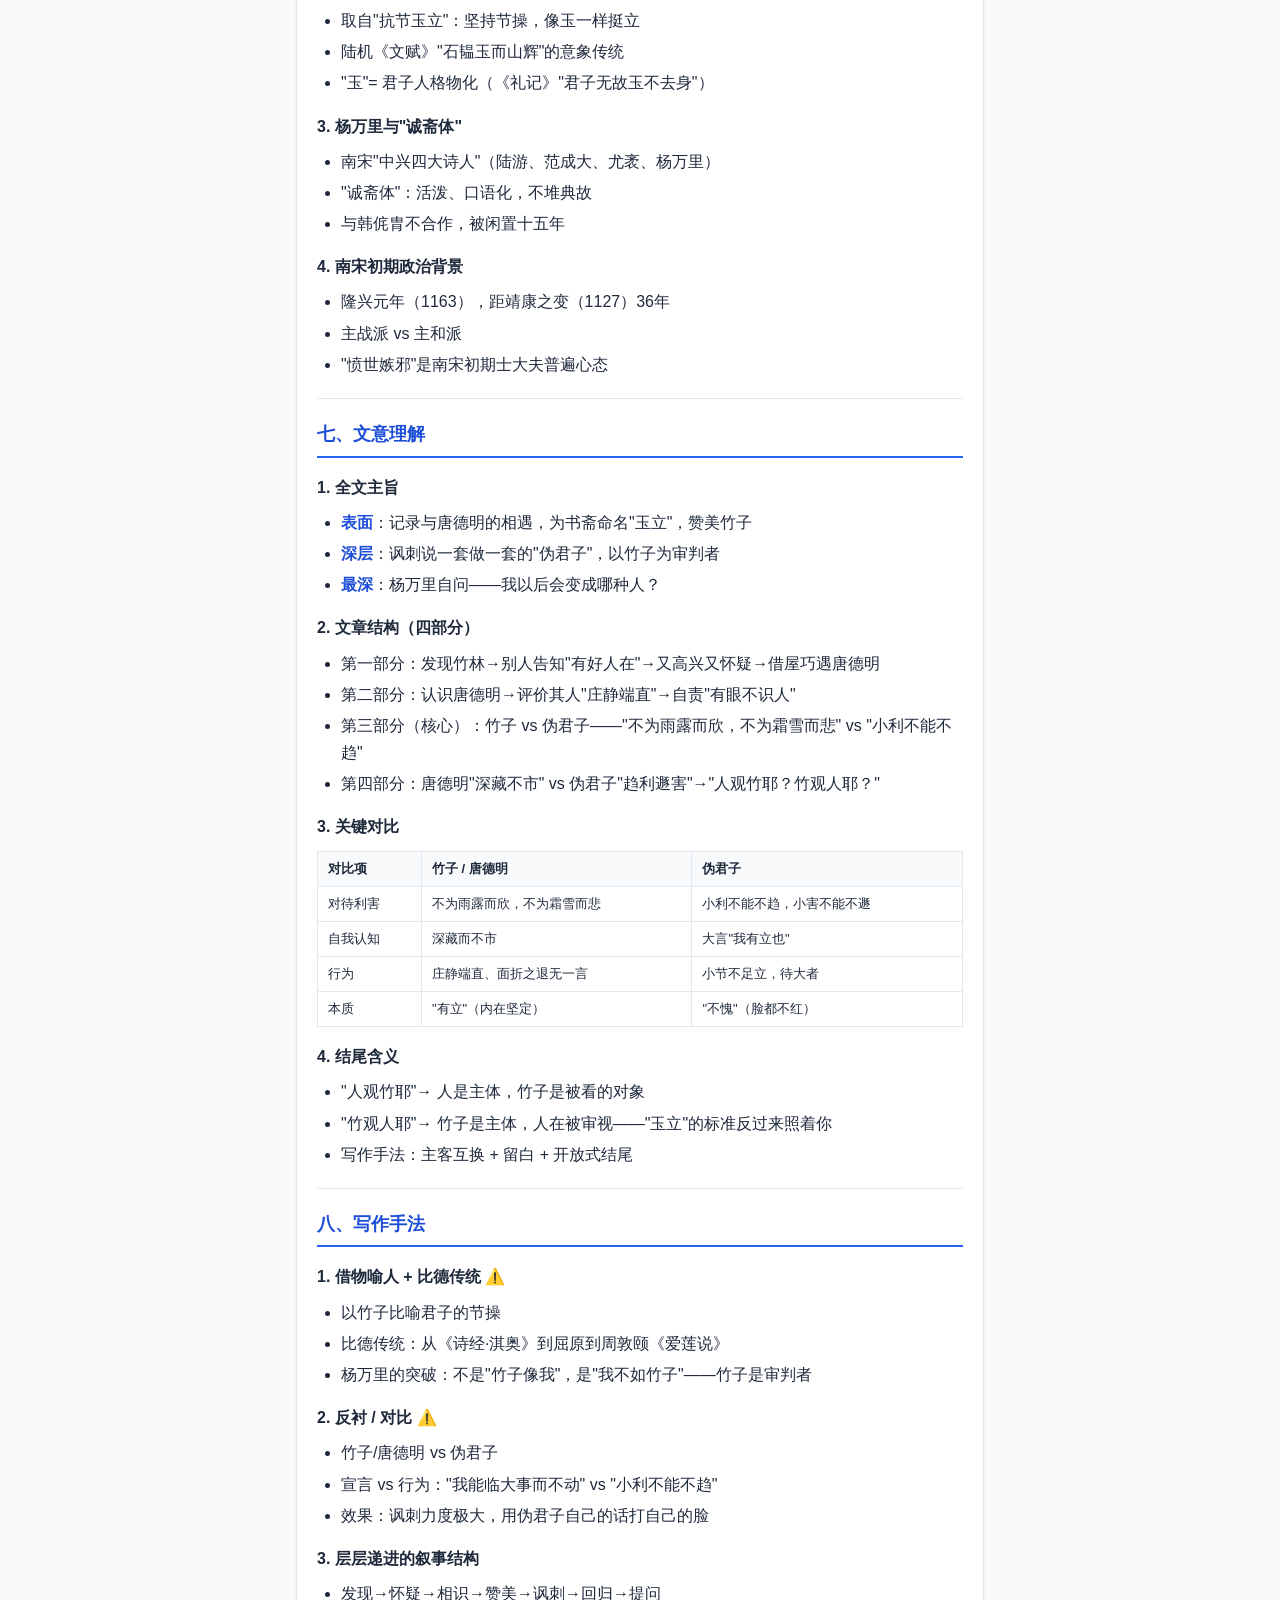
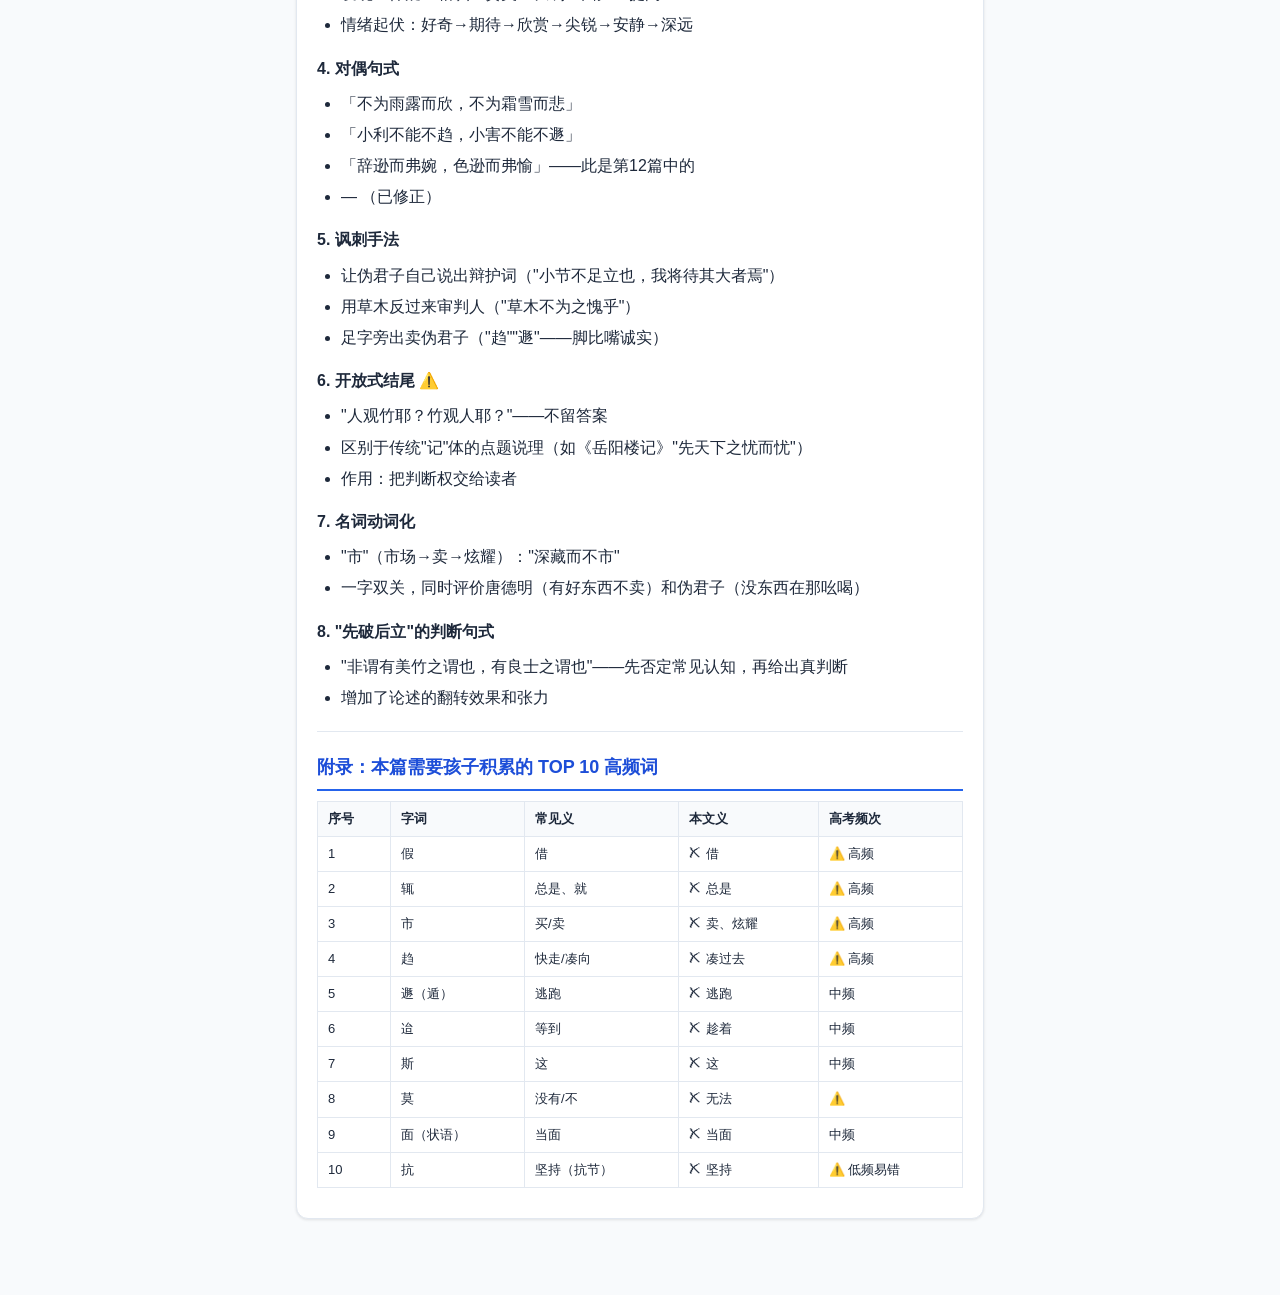
<file: frontend/assets/data/knowledge-p13.html>
<!DOCTYPE html>
<html lang="zh-CN">
<head>
  <meta charset="UTF-8">
  <meta name="viewport" content="width=device-width, initial-scale=1.0, maximum-scale=1.0, user-scalable=no">
  <meta name="apple-mobile-web-app-capable" content="yes">
  <title>考点清单 · 玉立斋记</title>
  <link rel="stylesheet" href="../css/style.css">
  <style>
  .md-content {
    background: var(--card);
    border-radius: 12px;
    padding: 20px;
    box-shadow: var(--shadow);
    border: 1px solid var(--border);
    line-height: 1.7;
  }
  .md-content h1 { font-size: 22px; margin-bottom: 12px; color: var(--primary-dark); }
  .md-content h2 { font-size: 18px; margin: 20px 0 10px; padding-bottom: 6px; border-bottom: 2px solid var(--primary); color: var(--primary-dark); }
  .md-content h3 { font-size: 16px; margin: 16px 0 8px; color: var(--text); }
  .md-content h4 { font-size: 14px; margin: 12px 0 6px; color: var(--text-light); }
  .md-content p { margin-bottom: 10px; }
  .md-content ul, .md-content ol { margin: 8px 0 12px 24px; }
  .md-content li { margin-bottom: 4px; }
  .md-content code { background: var(--bg); padding: 2px 6px; border-radius: 4px; font-size: 13px; }
  .md-content blockquote { border-left: 4px solid var(--primary); padding-left: 12px; color: var(--text-light); margin: 10px 0; }
  .md-content table { width: 100%; border-collapse: collapse; margin: 10px 0; font-size: 13px; }
  .md-content th, .md-content td { border: 1px solid var(--border); padding: 6px 10px; text-align: left; }
  .md-content th { background: var(--bg); font-weight: 600; }
  .md-content strong { color: var(--primary-dark); }
  .md-content hr { border: none; border-top: 1px solid var(--border); margin: 20px 0; }
  </style>
</head>
<body>
  <div class="topbar">
    <a class="back" href="../../index.html">←</a>
    <h1>考点清单 · 玉立斋记</h1>
  </div>
  <div class="container">
    <div class="md-content">
<h1>考核知识点清单 · 第 13 篇《玉立斋记》</h1>
<blockquote>
<p>用途：未来知识点积累 + 复习参考
来源：语文练习题-第一章人物传记类（上编）
配套播客：播客版-第13篇-玉立斋记.md</p>
</blockquote>
<hr />
<h2>一、实词</h2>
<h3>1. 假（jiǎ）⚠️ 高考高频</h3>
<ul>
<li><strong>本文义</strong>：借（"假屋以居"——借房子住）</li>
<li><strong>其他常见义</strong>：① 虚假（假仁假义）；② 凭借（狐假虎威）；③ 宽容（宽假）</li>
<li><strong>高考常考义项</strong>：借 / 虚假</li>
<li><strong>口诀</strong>：后接实物+动作（假道、假屋）→"借"；接抽象概念→"虚假"</li>
</ul>
<h3>2. 辄（zhé）⚠️ 高考高频</h3>
<ul>
<li><strong>本文义</strong>：总是、就（"辄不果"——每次都没去成）</li>
<li><strong>与其他虚词区别</strong>："辄"强调习惯性、重复性（"一……就……"）；"遂"强调承接因果</li>
<li><strong>高考典型句</strong>：《史记》"沛公辄解其冠"；《汉书》"见人辄以扇障面"</li>
</ul>
<h3>3. 市（shì）⚠️</h3>
<ul>
<li><strong>本文义</strong>：动词——卖、炫耀（"深藏而不市"）</li>
<li><strong>名词动词化</strong>：市场→做买卖→炫耀</li>
<li><strong>高考常考义项</strong>：买/卖/市场</li>
<li><strong>典型例句</strong>：郑人买其椟而还其珠——"买"的方向由上下文判断</li>
</ul>
<h3>4. 迨（dài）</h3>
<ul>
<li><strong>本文义</strong>：等到、趁着（"德明迨暇"——唐德明趁着空闲）</li>
<li><strong>高考常考义项</strong>：等到（迨至）、趁着（迨暇）</li>
<li><strong>易混</strong>：殆（dài，危险/大概）</li>
</ul>
<h3>5. 艴然（fú rán）</h3>
<ul>
<li><strong>本文义</strong>：生气的样子（"则艴然而不悦"）</li>
<li><strong>高考提示</strong>：较生僻，一般会出注，但"然"尾表"……的样子"是常见考点</li>
</ul>
<h3>6. 遯（dùn）</h3>
<ul>
<li><strong>本文义</strong>：逃跑（"小害不能不遯"）</li>
<li><strong>同"遁"</strong>：逃遁、隐居</li>
<li><strong>高考提示</strong>：与"趋"形成反义对举——凑过去 vs 逃跑</li>
</ul>
<h3>7. 趋（qū）</h3>
<ul>
<li><strong>本文义</strong>：凑过去、奔向（"小利不能不趋"）</li>
<li><strong>其他常见义</strong>：① 快走（趋而避之）；② 趋向（大势所趋）</li>
<li><strong>高考提示</strong>：与"遯"配合形成对比，两字均从"足"——脚出卖了人</li>
</ul>
<h3>8. 面折（miàn zhé）</h3>
<ul>
<li><strong>本文义</strong>：当面批评（"遇朋友有过，面折之"）</li>
<li><strong>拆解</strong>：面 = 当面；折 = 驳斥、纠错</li>
<li><strong>高考提示</strong>："面"作状语（当面），"折"不是"折断"而是"驳斥"</li>
</ul>
<h3>9. 抗节（kàng jié）</h3>
<ul>
<li><strong>本文义</strong>：坚持节操（"抗节玉立"）</li>
<li><strong>拆解</strong>：抗 = 坚持、抵御；节 = 节操、原则</li>
<li><strong>高考提示</strong>："抗"在此不是"抵抗"而是"坚持"（抗节/抗志）</li>
</ul>
<h3>10. 莫量（mò liáng）</h3>
<ul>
<li><strong>本文义</strong>：无法估量（"其所立莫量也"）</li>
<li><strong>拆解</strong>：莫 = 没有谁/没有什么（否定性无定代词）；量 = 估量</li>
<li><strong>高考提示</strong>："莫"作"没有…"是一个常考义项</li>
</ul>
<h3>11. 宦游（huàn yóu）</h3>
<ul>
<li><strong>本文义</strong>：在外做官（"予宦游于此几年矣"）</li>
<li><strong>高考提示</strong>："宦"（做官）是基本义</li>
</ul>
<h3>12. 斯（sī）</h3>
<ul>
<li><strong>本文义</strong>：这（"斯谁之过也"——这是谁的过失）</li>
<li><strong>其他常见义</strong>：① 此、这（斯人）；② 就（斯可矣）</li>
<li><strong>高考提示</strong>："斯"作代词"这"是常见考点</li>
</ul>
<h3>13. 愤世嫉邪（fèn shì jí xié）</h3>
<ul>
<li><strong>本文义</strong>：对世间不平事感到愤怒、对邪恶感到憎恨</li>
<li><strong>高考提示</strong>：成语，"愤世嫉俗"的近义词。注意"嫉"的偏旁——对不公正的憎恨</li>
</ul>
<hr />
<h2>二、虚词</h2>
<h3>1. 之 ⚠️</h3>
<ul>
<li><strong>本文用法</strong>：</li>
<li>代词：代竹子（"予甚爱之"）</li>
<li>助词：的（"竹林之前"）；取消句子独立性（"士之得"）</li>
<li><strong>高考提示</strong>：需根据上下文判断"之"指代的具体对象</li>
</ul>
<h3>2. 焉 ⚠️</h3>
<ul>
<li><strong>本文用法</strong>：</li>
<li>兼词（于之）："有竹林焉"——在那里有竹林</li>
<li>句末语气词："我将待其大者焉"——表示陈述语气</li>
<li><strong>高考提示</strong>："焉"作兼词是重点</li>
</ul>
<h3>3. 而 ⚠️</h3>
<ul>
<li><strong>本文用法</strong>：</li>
<li>转折："而予也居久而识之"（却）</li>
<li>顺承："日与之语，于是乎喜与前日同，而疑与前日异"</li>
<li>修饰："艴然而不悦"（……地）</li>
<li><strong>高考提示</strong>：需在六种关系中做出准确判断</li>
</ul>
<h3>4. 于</h3>
<ul>
<li><strong>本文用法</strong>：</li>
<li>在："予宦游于此几年矣"</li>
<li>对："有闻于道"（对于道有所闻）</li>
<li>表被动/比较："登斯斋者"之后无"于"</li>
<li><strong>高考提示</strong>：介词，翻译时注意搭配</li>
</ul>
<h3>5. 乎 ⚠️</h3>
<ul>
<li><strong>本文用法</strong>：</li>
<li>疑问语气："人观竹耶？竹观人耶？"中虽无"乎"，但"而草木不为之愧乎"——"乎"表反问</li>
<li>句中舒缓语气："于是乎"——于是</li>
<li><strong>高考提示</strong>：区分句末疑问语气和句中舒缓语气</li>
</ul>
<h3>6. 其 ⚠️</h3>
<ul>
<li><strong>本文用法</strong>：</li>
<li>代词：他的（"其为人"——他的为人）</li>
<li>指示代词："其人士不尽识也"（那里的）</li>
<li>语气副词/推测（其学能尔乎——难道）</li>
<li><strong>高考提示</strong>："其"的用法判断是常考题型</li>
</ul>
<h3>7. 也 ⚠️</h3>
<ul>
<li><strong>本文用法</strong>：</li>
<li>判断句末："非谓有美竹之谓也"（是……）</li>
<li>句中停顿："竹之爱，士之得，天下孰不喜也"</li>
<li>句末陈述："予欲不疑而不得也"</li>
<li><strong>高考提示</strong>："也"最常用于判断句末和陈述句末</li>
</ul>
<h3>8. 哉</h3>
<ul>
<li><strong>本文用法</strong>：感叹、反问语气</li>
<li>"独予乎哉"——难道只有我吗</li>
<li>"予之过独失士也欤哉"——我的过失仅仅是错过一个人才吗</li>
<li><strong>高考提示</strong>：句末"哉"通常表示感叹或反问</li>
</ul>
<hr />
<h2>三、特殊句式 ⚠️</h2>
<h3>1. 判断句（否定判断 + 肯定判断）</h3>
<ul>
<li><strong>例句</strong>：「非谓有美竹之谓也，有良士之谓也。」</li>
<li><strong>结构</strong>：非谓 A 之谓也，B 之谓也 → 不是说 A 的意思，而是说 B 的意思</li>
<li><strong>翻译要点</strong>：先破后立——否定一个常见理解，再给出真正判断</li>
<li><strong>高考提示</strong>："非谓……之谓也"是古文中一种标准的判断句式</li>
</ul>
<h3>2. 反问句</h3>
<ul>
<li><strong>例句</strong>：</li>
<li>「有士如此，而予也居久而识之，斯谁之过也？」（有这样的人，而我住了这么久才认识——这是谁的过失？）</li>
<li>「而草木不为之愧乎？」（草木不替他脸红吗？）</li>
<li><strong>翻译要点</strong>：译出反问语气，保持原文的力度</li>
</ul>
<h3>3. 省略句</h3>
<ul>
<li><strong>例句</strong>：「避正堂以出，假屋以居，得之，[屋]盖竹林之前之斋舍也」</li>
<li><strong>翻译要点</strong>：补出省略的主语/宾语</li>
</ul>
<h3>5. "……者，……也"变体</h3>
<ul>
<li><strong>例句</strong>：「此非所谓'抗节玉立'者耶？」（这不就是"抗节玉立"的样子吗？）</li>
<li><strong>结构</strong>：非所谓……者耶——一种反问式判断</li>
</ul>
<h3>6. 对偶式排比</h3>
<ul>
<li><strong>「不为雨露而欣，不为霜雪而悲」</strong></li>
<li>严格的对偶：雨露 ↔ 霜雪；欣 ↔ 悲；"不为……而……"重复</li>
<li><strong>翻译要点</strong>：保留对偶的节奏感</li>
</ul>
<hr />
<h2>四、翻译重点 ⚠️</h2>
<h3>1. 关键词翻译</h3>
<table>
<thead>
<tr>
<th>词</th>
<th>文中义</th>
<th>翻译</th>
</tr>
</thead>
<tbody>
<tr>
<td>假</td>
<td>借</td>
<td>借来（房子）</td>
</tr>
<tr>
<td>辄</td>
<td>总是、就</td>
<td>每一次都</td>
</tr>
<tr>
<td>市</td>
<td>卖、炫耀</td>
<td>拿出来炫耀</td>
</tr>
<tr>
<td>抗节</td>
<td>坚持节操</td>
<td>坚守气节</td>
</tr>
<tr>
<td>面折</td>
<td>当面批评</td>
<td>当面指出错误</td>
</tr>
<tr>
<td>遯</td>
<td>逃跑（同"遁"）</td>
<td>躲避、溜走</td>
</tr>
<tr>
<td>趋</td>
<td>凑过去</td>
<td>凑上去</td>
</tr>
<tr>
<td>莫量</td>
<td>无法估量</td>
<td>大到无法测量</td>
</tr>
<tr>
<td>斯</td>
<td>这</td>
<td>这（是）</td>
</tr>
<tr>
<td>宦游</td>
<td>在外做官</td>
<td>在外地做官</td>
</tr>
<tr>
<td>迨</td>
<td>等到/趁着</td>
<td>趁着</td>
</tr>
</tbody>
</table>
<h3>2. 句式转化要点</h3>
<table>
<thead>
<tr>
<th>古文句式</th>
<th>转化方法</th>
<th>译文示例</th>
</tr>
</thead>
<tbody>
<tr>
<td>「非谓……之谓也」</td>
<td>先否后肯</td>
<td>不是说竹子好看，是说有好的人</td>
</tr>
<tr>
<td>「不为……而……」</td>
<td>不因为……就……</td>
<td>不因为下雨就开心</td>
</tr>
<tr>
<td>「不能不……」</td>
<td>控制不住</td>
<td>控制不住（脚）去凑</td>
</tr>
<tr>
<td>「……者耶？」</td>
<td>不就是……吗</td>
<td>这不就是"抗节玉立"的样子吗</td>
</tr>
<tr>
<td>「其学能尔乎」</td>
<td>难道……吗</td>
<td>光靠读书难道能这样吗</td>
</tr>
</tbody>
</table>
<h3>3. 常考翻译句 ⚠️</h3>
<p>① <strong>「不为雨露而欣，不为霜雪而悲，非以其有立故耶？」</strong>
- 采分点：不为……而……（不因为……就……）、以（因为）、立（立得住的东西）
- 参考译文：不因为下雨就高兴，不因为霜雪就悲伤，难道不是因为它心里有立得住的东西吗？</p>
<p>② <strong>「小利不能不趋，小害不能不遯。」</strong>
- 采分点：趋（凑过去）、遯（逃跑）、不能不（控制不住）
- 参考译文：有一点小好处就控制不住凑过去，有一点小麻烦就控制不住逃跑。</p>
<p>③ <strong>「小节不足立也，我将待其大者焉！」</strong>
- 采分点：不足（不值得）、待（等待）、将（打算）
- 参考译文：小的节操不值得坚持，我打算等大事来了再说！</p>
<p>④ <strong>「人观竹耶？竹观人耶？」</strong>
- 采分点：观（看/审视）、主客互换
- 参考译文：是人在看竹子呢，还是竹子在审视人？</p>
<hr />
<h2>五、断句</h2>
<h3>本文断句关键节奏</h3>
<table>
<thead>
<tr>
<th>原句</th>
<th>断句节奏</th>
<th>说明</th>
</tr>
</thead>
<tbody>
<tr>
<td>零陵法曹厅事之前/逾街不十步/有竹林焉</td>
<td>地点/距离/判断</td>
<td>层层逼近</td>
</tr>
<tr>
<td>非谓有美竹之谓也/有良士之谓也</td>
<td>否定/肯定</td>
<td>对举，断在"也"后</td>
</tr>
<tr>
<td>其为人/庄静而端直/非有闻于道/其学能尔乎</td>
<td>主语/品性/原因/反问</td>
<td>递进追问</td>
</tr>
<tr>
<td>不为雨露而欣/不为霜雪而悲</td>
<td>分句一/分句二</td>
<td>严格对偶</td>
</tr>
<tr>
<td>小利不能不趋/小害不能不遯</td>
<td>分句一/分句二</td>
<td>对偶+对比</td>
</tr>
<tr>
<td>小节不足立也/我将待其大者焉</td>
<td>言论一/言论二</td>
<td>引语断句</td>
</tr>
<tr>
<td>德明负其有/深藏而不市/遇朋友有过/面折之/退无一言</td>
<td>品性/行为一/行为二/方式/补充</td>
<td>四层递进</td>
</tr>
<tr>
<td>人观竹耶/竹观人耶</td>
<td>问一/问二</td>
<td>对称反问</td>
</tr>
</tbody>
</table>
<hr />
<h2>六、文化常识</h2>
<blockquote>
<p>播客版板块六已详讲：竹子的文化符号（三层）、"玉立"的出处与分量、南宋"愤世嫉邪"传统。此处仅列清单要点。</p>
</blockquote>
<h3>1. 竹子的文化符号</h3>
<ul>
<li>"四君子"（梅兰竹菊）之一</li>
<li>形态象征：中空（虚心）→有节（原则）→常青（不移）</li>
<li>魏晋竹林七贤 → 宋代士大夫庭院必备 → 杨万里：竹子是审判者</li>
</ul>
<h3>2. "玉立"出处</h3>
<ul>
<li>取自"抗节玉立"：坚持节操，像玉一样挺立</li>
<li>陆机《文赋》"石韫玉而山辉"的意象传统</li>
<li>"玉"= 君子人格物化（《礼记》"君子无故玉不去身"）</li>
</ul>
<h3>3. 杨万里与"诚斋体"</h3>
<ul>
<li>南宋"中兴四大诗人"（陆游、范成大、尤袤、杨万里）</li>
<li>"诚斋体"：活泼、口语化，不堆典故</li>
<li>与韩侂胄不合作，被闲置十五年</li>
</ul>
<h3>4. 南宋初期政治背景</h3>
<ul>
<li>隆兴元年（1163），距靖康之变（1127）36年</li>
<li>主战派 vs 主和派</li>
<li>"愤世嫉邪"是南宋初期士大夫普遍心态</li>
</ul>
<hr />
<h2>七、文意理解</h2>
<h3>1. 全文主旨</h3>
<ul>
<li><strong>表面</strong>：记录与唐德明的相遇，为书斋命名"玉立"，赞美竹子</li>
<li><strong>深层</strong>：讽刺说一套做一套的"伪君子"，以竹子为审判者</li>
<li><strong>最深</strong>：杨万里自问——我以后会变成哪种人？</li>
</ul>
<h3>2. 文章结构（四部分）</h3>
<ul>
<li>第一部分：发现竹林→别人告知"有好人在"→又高兴又怀疑→借屋巧遇唐德明</li>
<li>第二部分：认识唐德明→评价其人"庄静端直"→自责"有眼不识人"</li>
<li>第三部分（核心）：竹子 vs 伪君子——"不为雨露而欣，不为霜雪而悲" vs "小利不能不趋"</li>
<li>第四部分：唐德明"深藏不市" vs 伪君子"趋利遯害"→"人观竹耶？竹观人耶？"</li>
</ul>
<h3>3. 关键对比</h3>
<table>
<thead>
<tr>
<th>对比项</th>
<th>竹子 / 唐德明</th>
<th>伪君子</th>
</tr>
</thead>
<tbody>
<tr>
<td>对待利害</td>
<td>不为雨露而欣，不为霜雪而悲</td>
<td>小利不能不趋，小害不能不遯</td>
</tr>
<tr>
<td>自我认知</td>
<td>深藏而不市</td>
<td>大言"我有立也"</td>
</tr>
<tr>
<td>行为</td>
<td>庄静端直、面折之退无一言</td>
<td>小节不足立，待大者</td>
</tr>
<tr>
<td>本质</td>
<td>"有立"（内在坚定）</td>
<td>"不愧"（脸都不红）</td>
</tr>
</tbody>
</table>
<h3>4. 结尾含义</h3>
<ul>
<li>"人观竹耶"→ 人是主体，竹子是被看的对象</li>
<li>"竹观人耶"→ 竹子是主体，人在被审视——"玉立"的标准反过来照着你</li>
<li>写作手法：主客互换 + 留白 + 开放式结尾</li>
</ul>
<hr />
<h2>八、写作手法</h2>
<h3>1. 借物喻人 + 比德传统 ⚠️</h3>
<ul>
<li>以竹子比喻君子的节操</li>
<li>比德传统：从《诗经·淇奥》到屈原到周敦颐《爱莲说》</li>
<li>杨万里的突破：不是"竹子像我"，是"我不如竹子"——竹子是审判者</li>
</ul>
<h3>2. 反衬 / 对比 ⚠️</h3>
<ul>
<li>竹子/唐德明 vs 伪君子</li>
<li>宣言 vs 行为："我能临大事而不动" vs "小利不能不趋"</li>
<li>效果：讽刺力度极大，用伪君子自己的话打自己的脸</li>
</ul>
<h3>3. 层层递进的叙事结构</h3>
<ul>
<li>发现→怀疑→相识→赞美→讽刺→回归→提问</li>
<li>情绪起伏：好奇→期待→欣赏→尖锐→安静→深远</li>
</ul>
<h3>4. 对偶句式</h3>
<ul>
<li>「不为雨露而欣，不为霜雪而悲」</li>
<li>「小利不能不趋，小害不能不遯」</li>
<li>「辞逊而弗婉，色逊而弗愉」——此是第12篇中的</li>
<li>— （已修正）</li>
</ul>
<h3>5. 讽刺手法</h3>
<ul>
<li>让伪君子自己说出辩护词（"小节不足立也，我将待其大者焉"）</li>
<li>用草木反过来审判人（"草木不为之愧乎"）</li>
<li>足字旁出卖伪君子（"趋""遯"——脚比嘴诚实）</li>
</ul>
<h3>6. 开放式结尾 ⚠️</h3>
<ul>
<li>"人观竹耶？竹观人耶？"——不留答案</li>
<li>区别于传统"记"体的点题说理（如《岳阳楼记》"先天下之忧而忧"）</li>
<li>作用：把判断权交给读者</li>
</ul>
<h3>7. 名词动词化</h3>
<ul>
<li>"市"（市场→卖→炫耀）："深藏而不市"</li>
<li>一字双关，同时评价唐德明（有好东西不卖）和伪君子（没东西在那吆喝）</li>
</ul>
<h3>8. "先破后立"的判断句式</h3>
<ul>
<li>"非谓有美竹之谓也，有良士之谓也"——先否定常见认知，再给出真判断</li>
<li>增加了论述的翻转效果和张力</li>
</ul>
<hr />
<h2>附录：本篇需要孩子积累的 TOP 10 高频词</h2>
<table>
<thead>
<tr>
<th>序号</th>
<th>字词</th>
<th>常见义</th>
<th>本文义</th>
<th>高考频次</th>
</tr>
</thead>
<tbody>
<tr>
<td>1</td>
<td>假</td>
<td>借</td>
<td>✗ 借</td>
<td>⚠️ 高频</td>
</tr>
<tr>
<td>2</td>
<td>辄</td>
<td>总是、就</td>
<td>✗ 总是</td>
<td>⚠️ 高频</td>
</tr>
<tr>
<td>3</td>
<td>市</td>
<td>买/卖</td>
<td>✗ 卖、炫耀</td>
<td>⚠️ 高频</td>
</tr>
<tr>
<td>4</td>
<td>趋</td>
<td>快走/凑向</td>
<td>✗ 凑过去</td>
<td>⚠️ 高频</td>
</tr>
<tr>
<td>5</td>
<td>遯（遁）</td>
<td>逃跑</td>
<td>✗ 逃跑</td>
<td>中频</td>
</tr>
<tr>
<td>6</td>
<td>迨</td>
<td>等到</td>
<td>✗ 趁着</td>
<td>中频</td>
</tr>
<tr>
<td>7</td>
<td>斯</td>
<td>这</td>
<td>✗ 这</td>
<td>中频</td>
</tr>
<tr>
<td>8</td>
<td>莫</td>
<td>没有/不</td>
<td>✗ 无法</td>
<td>⚠️</td>
</tr>
<tr>
<td>9</td>
<td>面（状语）</td>
<td>当面</td>
<td>✗ 当面</td>
<td>中频</td>
</tr>
<tr>
<td>10</td>
<td>抗</td>
<td>坚持（抗节）</td>
<td>✗ 坚持</td>
<td>⚠️ 低频易错</td>
</tr>
</tbody>
</table>
    </div>
  </div>
</body>
</html>
</file>
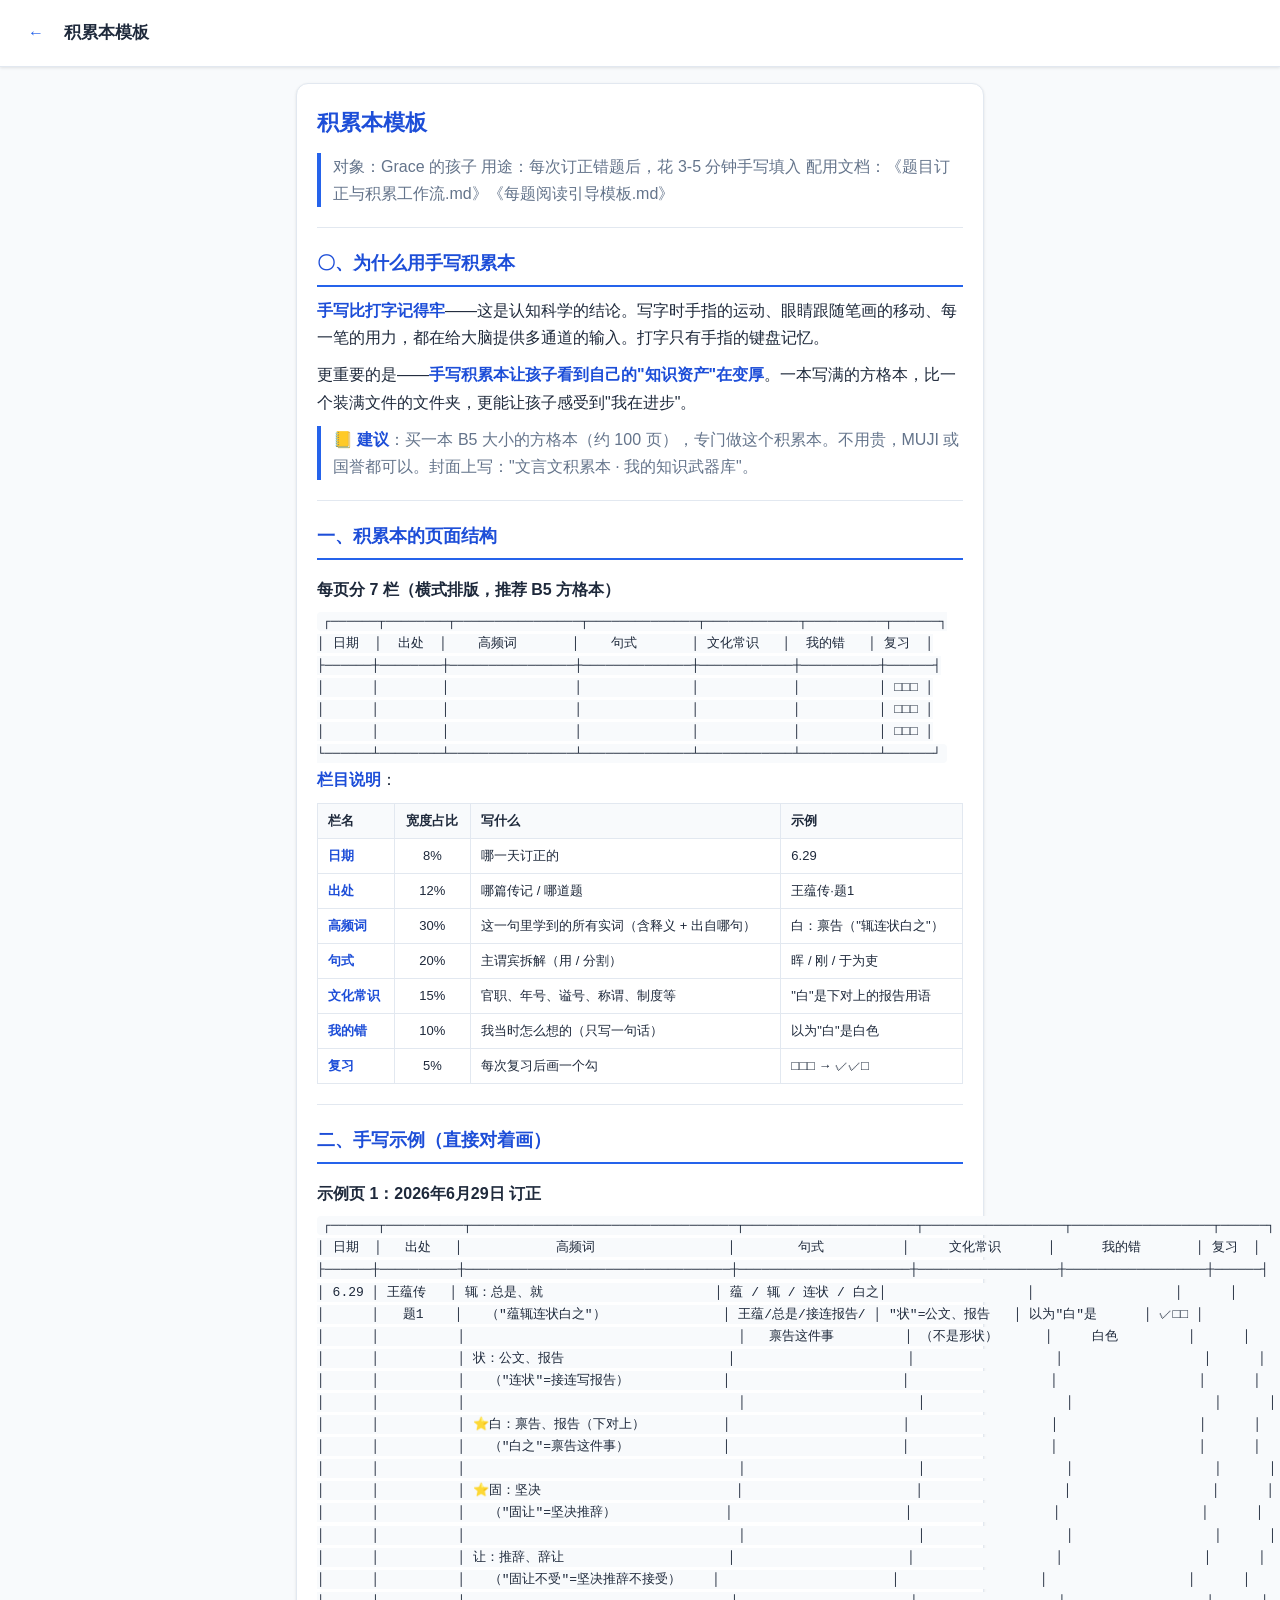
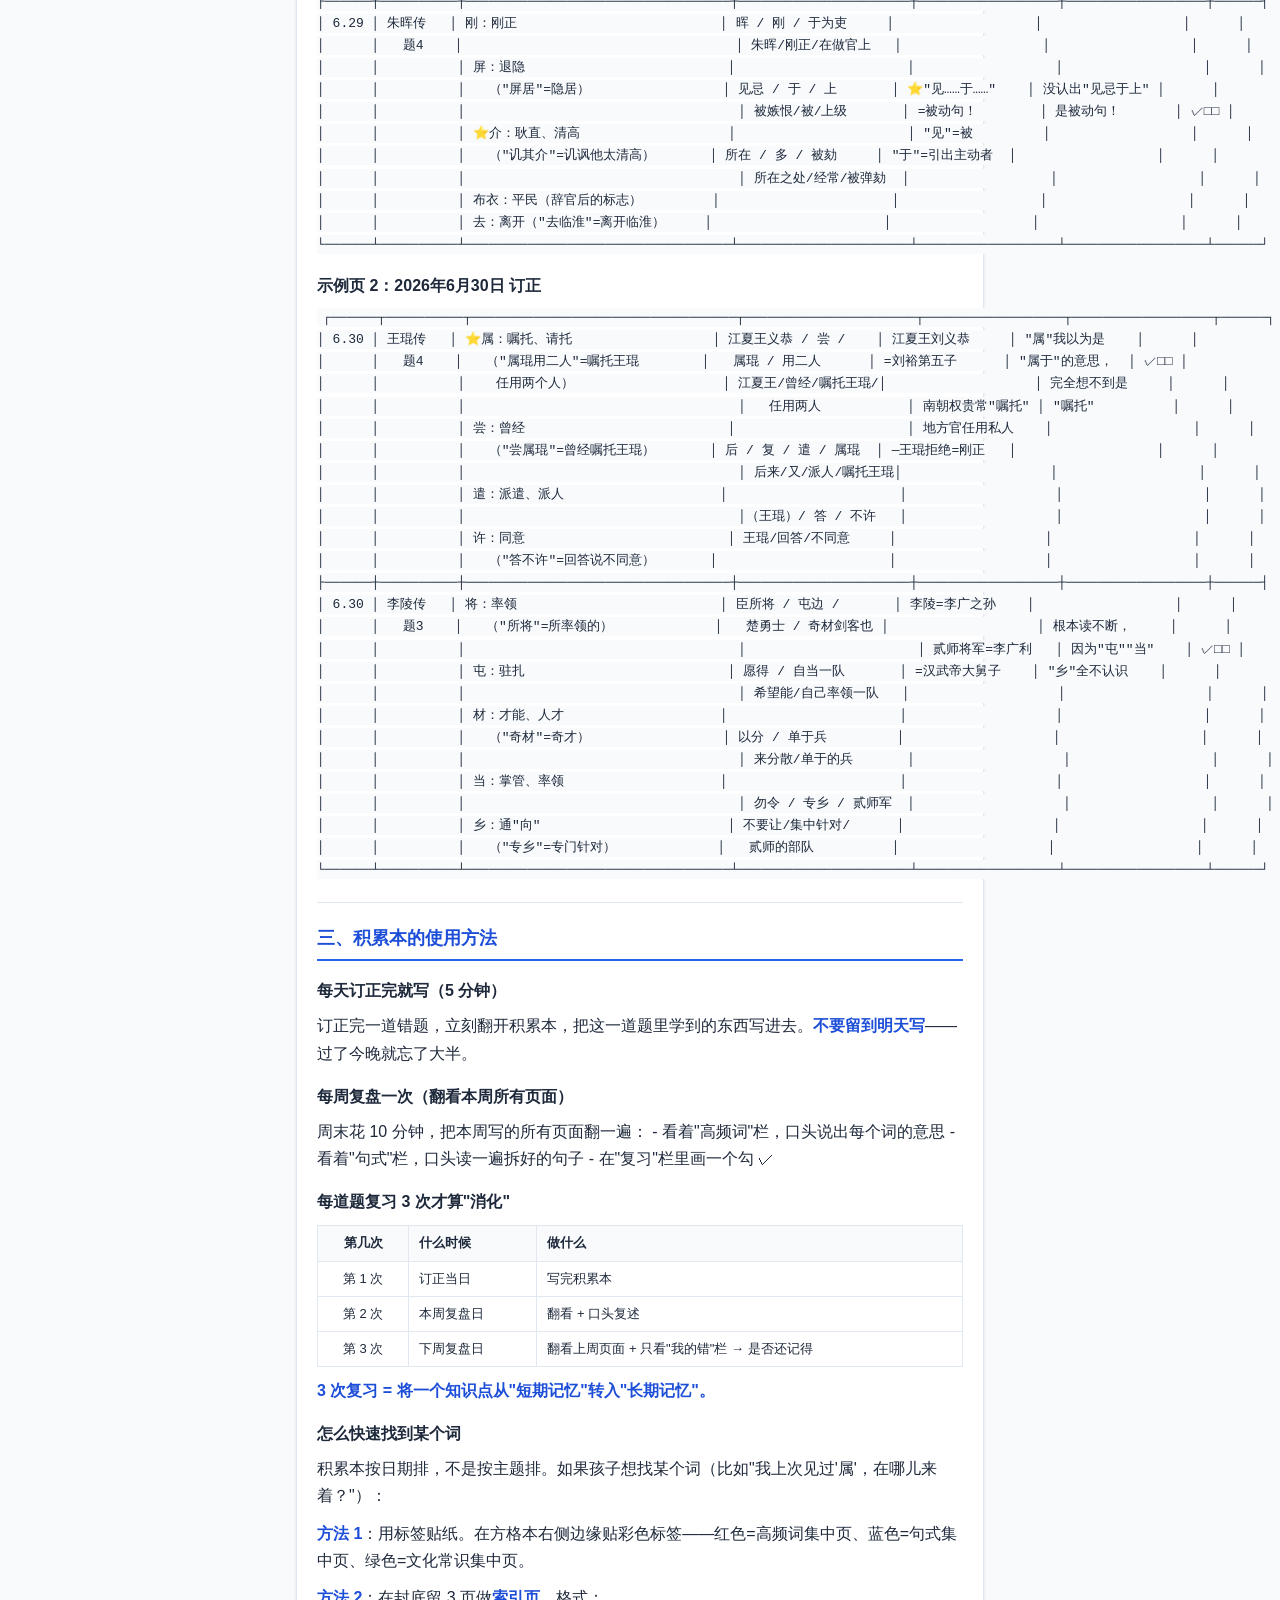
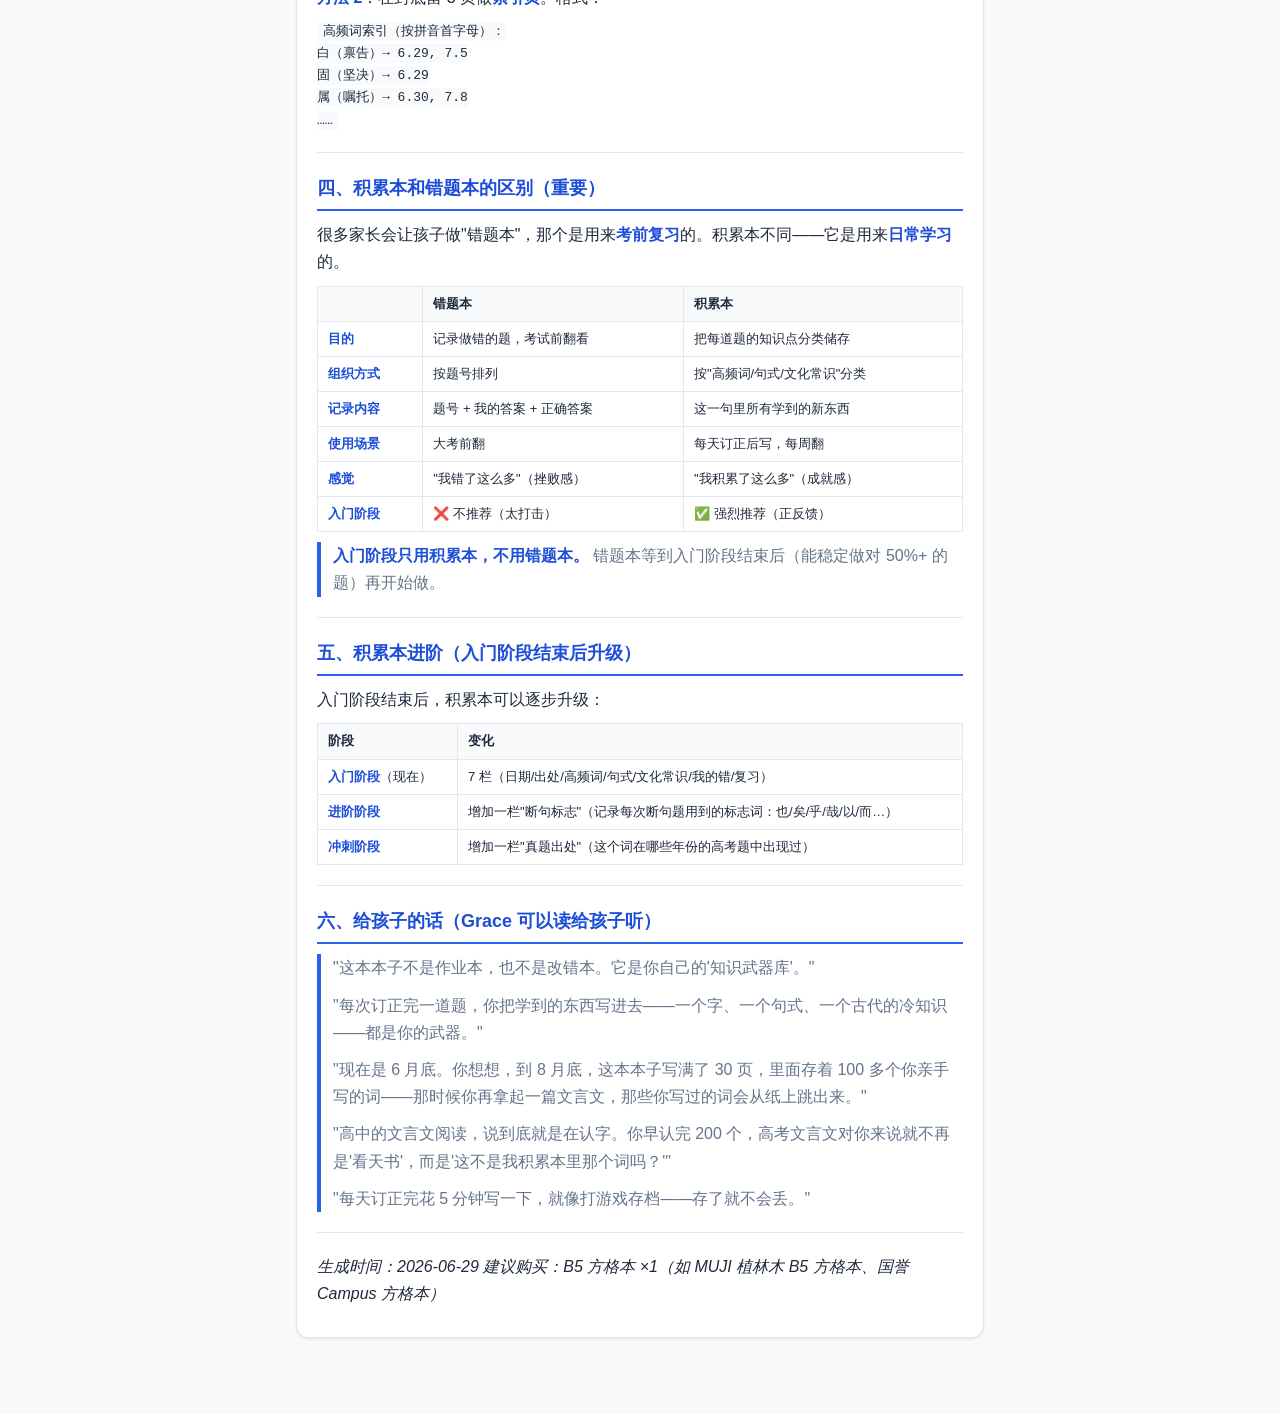
<file: frontend/assets/data/notebook.html>
<!DOCTYPE html>
<html lang="zh-CN">
<head>
  <meta charset="UTF-8">
  <meta name="viewport" content="width=device-width, initial-scale=1.0, maximum-scale=1.0, user-scalable=no">
  <meta name="apple-mobile-web-app-capable" content="yes">
  <title>积累本模板</title>
  <link rel="stylesheet" href="../css/style.css">
  <style>
  .md-content {
    background: var(--card);
    border-radius: 12px;
    padding: 20px;
    box-shadow: var(--shadow);
    border: 1px solid var(--border);
    line-height: 1.7;
  }
  .md-content h1 { font-size: 22px; margin-bottom: 12px; color: var(--primary-dark); }
  .md-content h2 { font-size: 18px; margin: 20px 0 10px; padding-bottom: 6px; border-bottom: 2px solid var(--primary); color: var(--primary-dark); }
  .md-content h3 { font-size: 16px; margin: 16px 0 8px; color: var(--text); }
  .md-content h4 { font-size: 14px; margin: 12px 0 6px; color: var(--text-light); }
  .md-content p { margin-bottom: 10px; }
  .md-content ul, .md-content ol { margin: 8px 0 12px 24px; }
  .md-content li { margin-bottom: 4px; }
  .md-content code { background: var(--bg); padding: 2px 6px; border-radius: 4px; font-size: 13px; }
  .md-content blockquote { border-left: 4px solid var(--primary); padding-left: 12px; color: var(--text-light); margin: 10px 0; }
  .md-content table { width: 100%; border-collapse: collapse; margin: 10px 0; font-size: 13px; }
  .md-content th, .md-content td { border: 1px solid var(--border); padding: 6px 10px; text-align: left; }
  .md-content th { background: var(--bg); font-weight: 600; }
  .md-content strong { color: var(--primary-dark); }
  .md-content hr { border: none; border-top: 1px solid var(--border); margin: 20px 0; }
  </style>
</head>
<body>
  <div class="topbar">
    <a class="back" href="../../index.html">←</a>
    <h1>积累本模板</h1>
  </div>
  <div class="container">
    <div class="md-content">
<h1>积累本模板</h1>
<blockquote>
<p>对象：Grace 的孩子
用途：每次订正错题后，花 3-5 分钟手写填入
配用文档：《题目订正与积累工作流.md》《每题阅读引导模板.md》</p>
</blockquote>
<hr />
<h2>〇、为什么用手写积累本</h2>
<p><strong>手写比打字记得牢</strong>——这是认知科学的结论。写字时手指的运动、眼睛跟随笔画的移动、每一笔的用力，都在给大脑提供多通道的输入。打字只有手指的键盘记忆。</p>
<p>更重要的是——<strong>手写积累本让孩子看到自己的"知识资产"在变厚</strong>。一本写满的方格本，比一个装满文件的文件夹，更能让孩子感受到"我在进步"。</p>
<blockquote>
<p>📒 <strong>建议</strong>：买一本 B5 大小的方格本（约 100 页），专门做这个积累本。不用贵，MUJI 或国誉都可以。封面上写："文言文积累本 · 我的知识武器库"。</p>
</blockquote>
<hr />
<h2>一、积累本的页面结构</h2>
<h3>每页分 7 栏（横式排版，推荐 B5 方格本）</h3>
<pre><code>┌──────┬────────┬────────────────┬──────────────┬────────────┬──────────┬──────┐
│ 日期  │  出处  │    高频词       │    句式       │ 文化常识   │  我的错   │ 复习  │
├──────┼────────┼────────────────┼──────────────┼────────────┼──────────┼──────┤
│      │        │                │              │            │          │ □□□ │
│      │        │                │              │            │          │ □□□ │
│      │        │                │              │            │          │ □□□ │
└──────┴────────┴────────────────┴──────────────┴────────────┴──────────┴──────┘
</code></pre>
<p><strong>栏目说明</strong>：</p>
<table>
<thead>
<tr>
<th>栏名</th>
<th style="text-align: center;">宽度占比</th>
<th>写什么</th>
<th>示例</th>
</tr>
</thead>
<tbody>
<tr>
<td><strong>日期</strong></td>
<td style="text-align: center;">8%</td>
<td>哪一天订正的</td>
<td>6.29</td>
</tr>
<tr>
<td><strong>出处</strong></td>
<td style="text-align: center;">12%</td>
<td>哪篇传记 / 哪道题</td>
<td>王蕴传·题1</td>
</tr>
<tr>
<td><strong>高频词</strong></td>
<td style="text-align: center;">30%</td>
<td>这一句里学到的所有实词（含释义 + 出自哪句）</td>
<td>白：禀告（"辄连状白之"）</td>
</tr>
<tr>
<td><strong>句式</strong></td>
<td style="text-align: center;">20%</td>
<td>主谓宾拆解（用 / 分割）</td>
<td>晖 / 刚 / 于为吏</td>
</tr>
<tr>
<td><strong>文化常识</strong></td>
<td style="text-align: center;">15%</td>
<td>官职、年号、谥号、称谓、制度等</td>
<td>"白"是下对上的报告用语</td>
</tr>
<tr>
<td><strong>我的错</strong></td>
<td style="text-align: center;">10%</td>
<td>我当时怎么想的（只写一句话）</td>
<td>以为"白"是白色</td>
</tr>
<tr>
<td><strong>复习</strong></td>
<td style="text-align: center;">5%</td>
<td>每次复习后画一个勾</td>
<td>□□□ → ✓✓□</td>
</tr>
</tbody>
</table>
<hr />
<h2>二、手写示例（直接对着画）</h2>
<h3>示例页 1：2026年6月29日 订正</h3>
<pre><code>┌──────┬──────────┬──────────────────────────────────┬──────────────────────┬──────────────────┬──────────────────┬──────┐
│ 日期  │   出处   │            高频词                 │        句式          │     文化常识      │      我的错       │ 复习  │
├──────┼──────────┼──────────────────────────────────┼──────────────────────┼──────────────────┼──────────────────┼──────┤
│ 6.29 │ 王蕴传   │ 辄：总是、就                      │ 蕴 / 辄 / 连状 / 白之│                  │                  │      │
│      │   题1    │   （&quot;蕴辄连状白之&quot;）               │ 王蕴/总是/接连报告/ │ &quot;状&quot;=公文、报告   │ 以为&quot;白&quot;是      │ ✓□□ │
│      │          │                                   │   禀告这件事         │ （不是形状）      │     白色         │      │
│      │          │ 状：公文、报告                     │                      │                  │                  │      │
│      │          │   （&quot;连状&quot;=接连写报告）            │                      │                  │                  │      │
│      │          │                                   │                      │                  │                  │      │
│      │          │ ⭐白：禀告、报告（下对上）          │                      │                  │                  │      │
│      │          │   （&quot;白之&quot;=禀告这件事）            │                      │                  │                  │      │
│      │          │                                   │                      │                  │                  │      │
│      │          │ ⭐固：坚决                         │                      │                  │                  │      │
│      │          │   （&quot;固让&quot;=坚决推辞）              │                      │                  │                  │      │
│      │          │                                   │                      │                  │                  │      │
│      │          │ 让：推辞、辞让                     │                      │                  │                  │      │
│      │          │   （&quot;固让不受&quot;=坚决推辞不接受）    │                      │                  │                  │      │
├──────┼──────────┼──────────────────────────────────┼──────────────────────┼──────────────────┼──────────────────┼──────┤
│ 6.29 │ 朱晖传   │ 刚：刚正                          │ 晖 / 刚 / 于为吏     │                  │                  │      │
│      │   题4    │                                   │ 朱晖/刚正/在做官上   │                  │                  │      │
│      │          │ 屏：退隐                          │                      │                  │                  │      │
│      │          │   （&quot;屏居&quot;=隐居）                 │ 见忌 / 于 / 上       │ ⭐&quot;见……于……&quot;    │ 没认出&quot;见忌于上&quot; │      │
│      │          │                                   │ 被嫉恨/被/上级       │ =被动句！        │ 是被动句！       │ ✓□□ │
│      │          │ ⭐介：耿直、清高                   │                      │ &quot;见&quot;=被         │                  │      │
│      │          │   （&quot;讥其介&quot;=讥讽他太清高）       │ 所在 / 多 / 被劾     │ &quot;于&quot;=引出主动者  │                  │      │
│      │          │                                   │ 所在之处/经常/被弹劾  │                  │                  │      │
│      │          │ 布衣：平民（辞官后的标志）         │                      │                  │                  │      │
│      │          │ 去：离开（&quot;去临淮&quot;=离开临淮）     │                      │                  │                  │      │
└──────┴──────────┴──────────────────────────────────┴──────────────────────┴──────────────────┴──────────────────┴──────┘
</code></pre>
<h3>示例页 2：2026年6月30日 订正</h3>
<pre><code>┌──────┬──────────┬──────────────────────────────────┬──────────────────────┬──────────────────┬──────────────────┬──────┐
│ 6.30 │ 王琨传   │ ⭐属：嘱托、请托                  │ 江夏王义恭 / 尝 /    │ 江夏王刘义恭     │ &quot;属&quot;我以为是    │      │
│      │   题4    │   （&quot;属琨用二人&quot;=嘱托王琨        │   属琨 / 用二人      │ =刘裕第五子      │ &quot;属于&quot;的意思，  │ ✓□□ │
│      │          │    任用两个人）                   │ 江夏王/曾经/嘱托王琨/│                   │ 完全想不到是     │      │
│      │          │                                   │   任用两人           │ 南朝权贵常&quot;嘱托&quot; │ &quot;嘱托&quot;          │      │
│      │          │ 尝：曾经                          │                      │ 地方官任用私人    │                  │      │
│      │          │   （&quot;尝属琨&quot;=曾经嘱托王琨）       │ 后 / 复 / 遣 / 属琨  │ —王琨拒绝=刚正   │                  │      │
│      │          │                                   │ 后来/又/派人/嘱托王琨│                   │                  │      │
│      │          │ 遣：派遣、派人                    │                      │                   │                  │      │
│      │          │                                   │（王琨）/ 答 / 不许   │                   │                  │      │
│      │          │ 许：同意                          │ 王琨/回答/不同意     │                   │                  │      │
│      │          │   （&quot;答不许&quot;=回答说不同意）       │                      │                   │                  │      │
├──────┼──────────┼──────────────────────────────────┼──────────────────────┼──────────────────┼──────────────────┼──────┤
│ 6.30 │ 李陵传   │ 将：率领                          │ 臣所将 / 屯边 /       │ 李陵=李广之孙    │                  │      │
│      │   题3    │   （&quot;所将&quot;=所率领的）             │   楚勇士 / 奇材剑客也 │                   │ 根本读不断，     │      │
│      │          │                                   │                      │ 贰师将军=李广利   │ 因为&quot;屯&quot;&quot;当&quot;    │ ✓□□ │
│      │          │ 屯：驻扎                          │ 愿得 / 自当一队       │ =汉武帝大舅子    │ &quot;乡&quot;全不认识    │      │
│      │          │                                   │ 希望能/自己率领一队   │                   │                  │      │
│      │          │ 材：才能、人才                    │                      │                   │                  │      │
│      │          │   （&quot;奇材&quot;=奇才）                 │ 以分 / 单于兵         │                   │                  │      │
│      │          │                                   │ 来分散/单于的兵       │                   │                  │      │
│      │          │ 当：掌管、率领                    │                      │                   │                  │      │
│      │          │                                   │ 勿令 / 专乡 / 贰师军  │                   │                  │      │
│      │          │ 乡：通&quot;向&quot;                        │ 不要让/集中针对/      │                   │                  │      │
│      │          │   （&quot;专乡&quot;=专门针对）             │   贰师的部队          │                   │                  │      │
└──────┴──────────┴──────────────────────────────────┴──────────────────────┴──────────────────┴──────────────────┴──────┘
</code></pre>
<hr />
<h2>三、积累本的使用方法</h2>
<h3>每天订正完就写（5 分钟）</h3>
<p>订正完一道错题，立刻翻开积累本，把这一道题里学到的东西写进去。<strong>不要留到明天写</strong>——过了今晚就忘了大半。</p>
<h3>每周复盘一次（翻看本周所有页面）</h3>
<p>周末花 10 分钟，把本周写的所有页面翻一遍：
- 看着"高频词"栏，口头说出每个词的意思
- 看着"句式"栏，口头读一遍拆好的句子
- 在"复习"栏里画一个勾 ✓</p>
<h3>每道题复习 3 次才算"消化"</h3>
<table>
<thead>
<tr>
<th style="text-align: center;">第几次</th>
<th>什么时候</th>
<th>做什么</th>
</tr>
</thead>
<tbody>
<tr>
<td style="text-align: center;">第 1 次</td>
<td>订正当日</td>
<td>写完积累本</td>
</tr>
<tr>
<td style="text-align: center;">第 2 次</td>
<td>本周复盘日</td>
<td>翻看 + 口头复述</td>
</tr>
<tr>
<td style="text-align: center;">第 3 次</td>
<td>下周复盘日</td>
<td>翻看上周页面 + 只看"我的错"栏 → 是否还记得</td>
</tr>
</tbody>
</table>
<p><strong>3 次复习 = 将一个知识点从"短期记忆"转入"长期记忆"。</strong></p>
<h3>怎么快速找到某个词</h3>
<p>积累本按日期排，不是按主题排。如果孩子想找某个词（比如"我上次见过'属'，在哪儿来着？"）：</p>
<p><strong>方法 1</strong>：用标签贴纸。在方格本右侧边缘贴彩色标签——红色=高频词集中页、蓝色=句式集中页、绿色=文化常识集中页。</p>
<p><strong>方法 2</strong>：在封底留 3 页做<strong>索引页</strong>。格式：</p>
<pre><code>高频词索引（按拼音首字母）：
白（禀告）→ 6.29, 7.5
固（坚决）→ 6.29
属（嘱托）→ 6.30, 7.8
……
</code></pre>
<hr />
<h2>四、积累本和错题本的区别（重要）</h2>
<p>很多家长会让孩子做"错题本"，那个是用来<strong>考前复习</strong>的。积累本不同——它是用来<strong>日常学习</strong>的。</p>
<table>
<thead>
<tr>
<th></th>
<th>错题本</th>
<th>积累本</th>
</tr>
</thead>
<tbody>
<tr>
<td><strong>目的</strong></td>
<td>记录做错的题，考试前翻看</td>
<td>把每道题的知识点分类储存</td>
</tr>
<tr>
<td><strong>组织方式</strong></td>
<td>按题号排列</td>
<td>按"高频词/句式/文化常识"分类</td>
</tr>
<tr>
<td><strong>记录内容</strong></td>
<td>题号 + 我的答案 + 正确答​案</td>
<td>这一句里所有学到的新东西</td>
</tr>
<tr>
<td><strong>使用场景</strong></td>
<td>大考前翻</td>
<td>每天订正后写，每周翻</td>
</tr>
<tr>
<td><strong>感觉</strong></td>
<td>"我错了这么多"（挫败感）</td>
<td>"我积累了这么多"（成就感）</td>
</tr>
<tr>
<td><strong>入门阶段</strong></td>
<td>❌ 不推荐（太打击）</td>
<td>✅ 强烈推荐（正反馈）</td>
</tr>
</tbody>
</table>
<blockquote>
<p><strong>入门阶段只用积累本，不用错题本。</strong> 错题本等到入门阶段结束后（能稳定做对 50%+ 的题）再开始做。</p>
</blockquote>
<hr />
<h2>五、积累本进阶（入门阶段结束后升级）</h2>
<p>入门阶段结束后，积累本可以逐步升级：</p>
<table>
<thead>
<tr>
<th>阶段</th>
<th>变化</th>
</tr>
</thead>
<tbody>
<tr>
<td><strong>入门阶段</strong>（现在）</td>
<td>7 栏（日期/出处/高频词/句式/文化常识/我的错/复习）</td>
</tr>
<tr>
<td><strong>进阶阶段</strong></td>
<td>增加一栏"断句标志"（记录每次断句题用到的标志词：也/矣/乎/哉/以/而…）</td>
</tr>
<tr>
<td><strong>冲刺阶段</strong></td>
<td>增加一栏"真题出处"（这个词在哪些年份的高考题中出现过）</td>
</tr>
</tbody>
</table>
<hr />
<h2>六、给孩子的话（Grace 可以读给孩子听）</h2>
<blockquote>
<p>"这本本子不是作业本，也不是改错本。它是你自己的'知识武器库'。"</p>
<p>"每次订正完一道题，你把学到的东西写进去——一个字、一个句式、一个古代的冷知识——都是你的武器。"</p>
<p>"现在是 6 月底。你想想，到 8 月底，这本本子写满了 30 页，里面存着 100 多个你亲手写的词——那时候你再拿起一篇文言文，那些你写过的词会从纸上跳出来。"</p>
<p>"高中的文言文阅读，说到底就是在认字。你早认完 200 个，高考文言文对你来说就不再是'看天书'，而是'这不是我积累本里那个词吗？'"</p>
<p>"每天订正完花 5 分钟写一下，就像打游戏存档——存了就不会丢。"</p>
</blockquote>
<hr />
<p><em>生成时间：2026-06-29</em>
<em>建议购买：B5 方格本 ×1（如 MUJI 植林木 B5 方格本、国誉 Campus 方格本）</em></p>
    </div>
  </div>
</body>
</html>
</file>
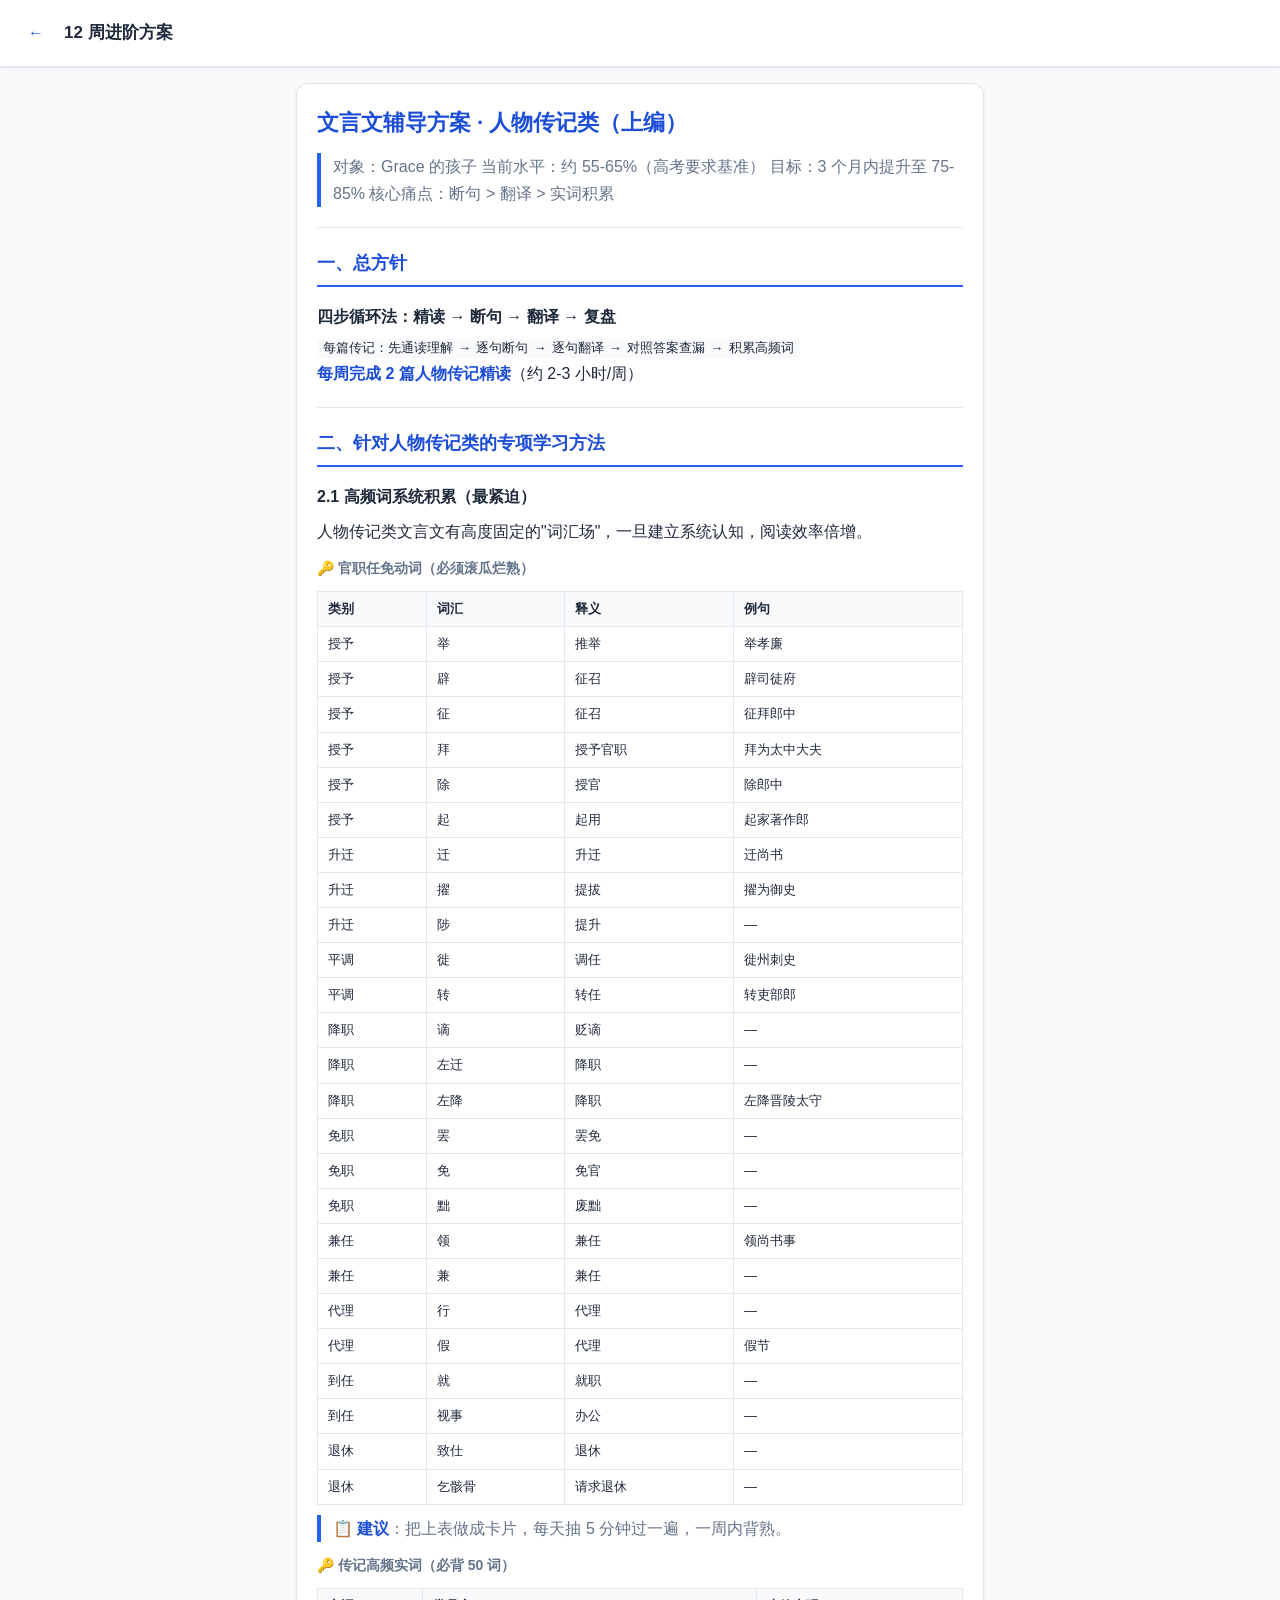
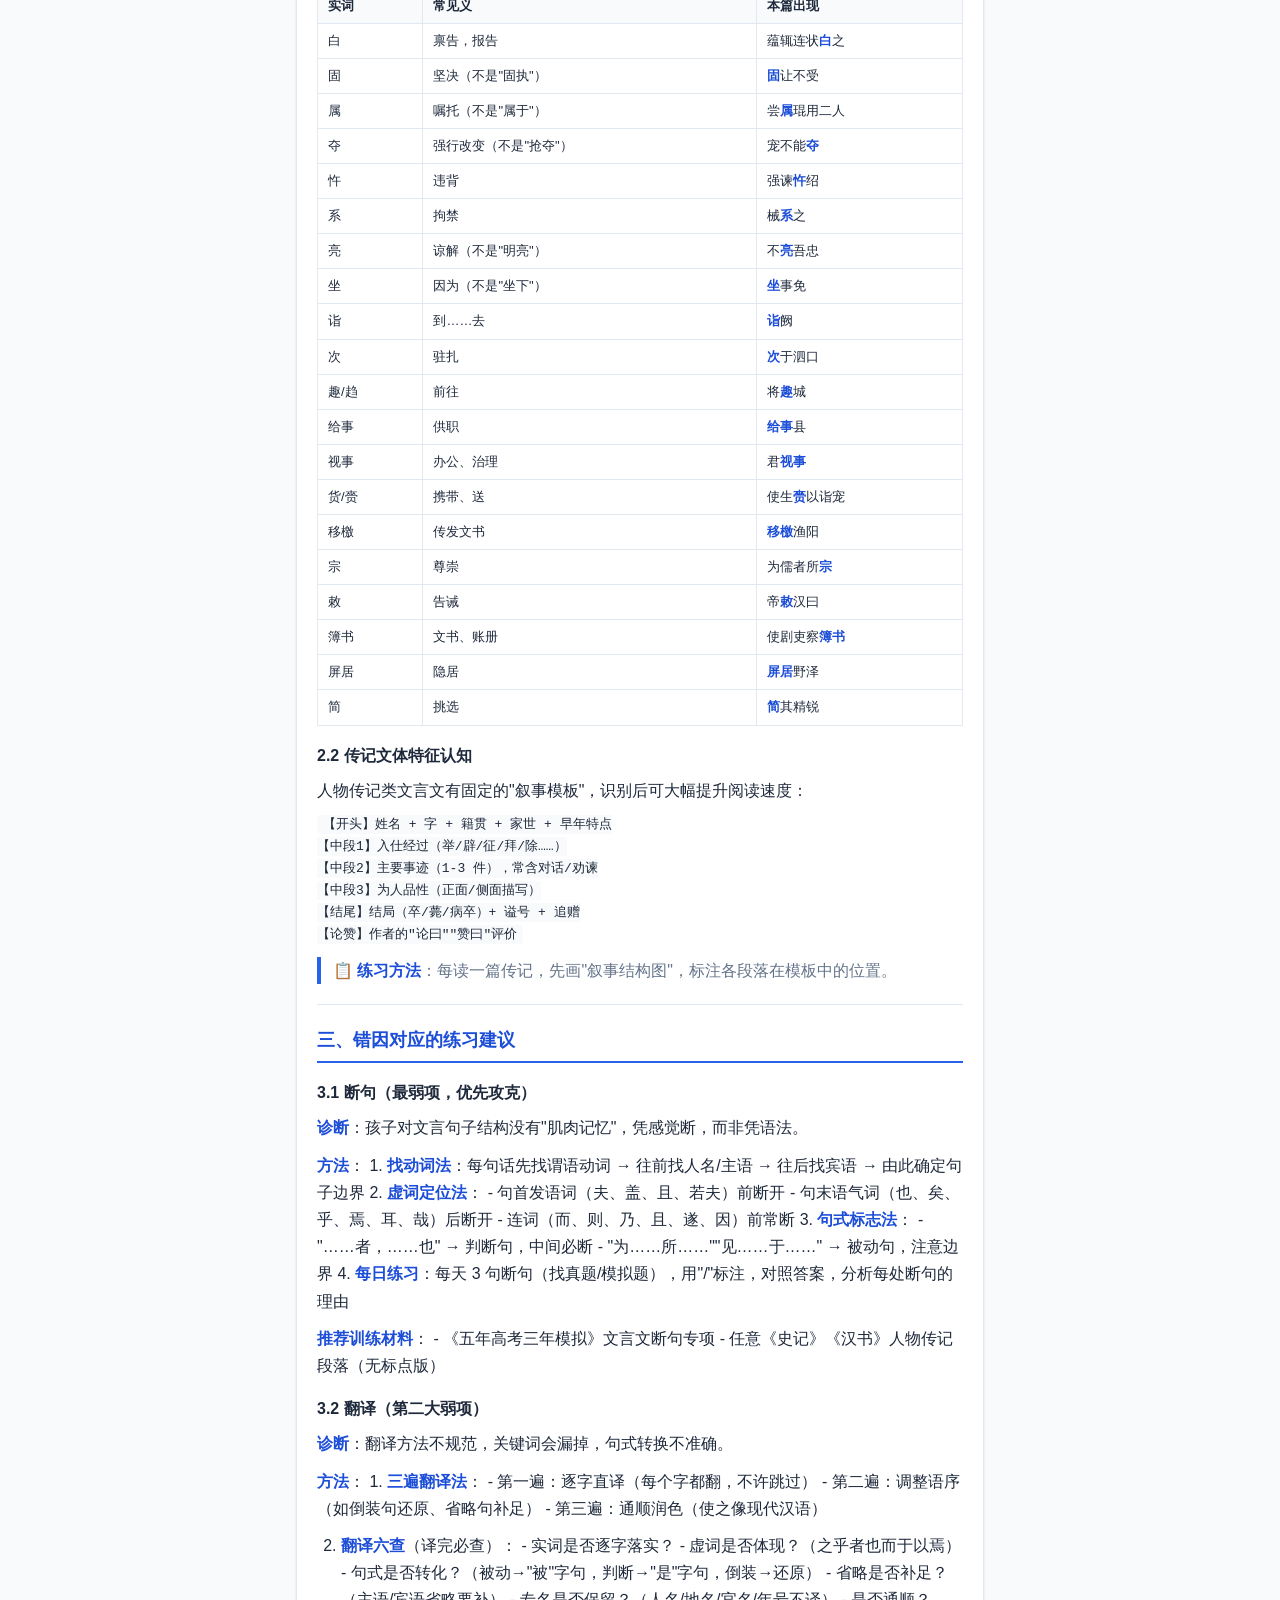
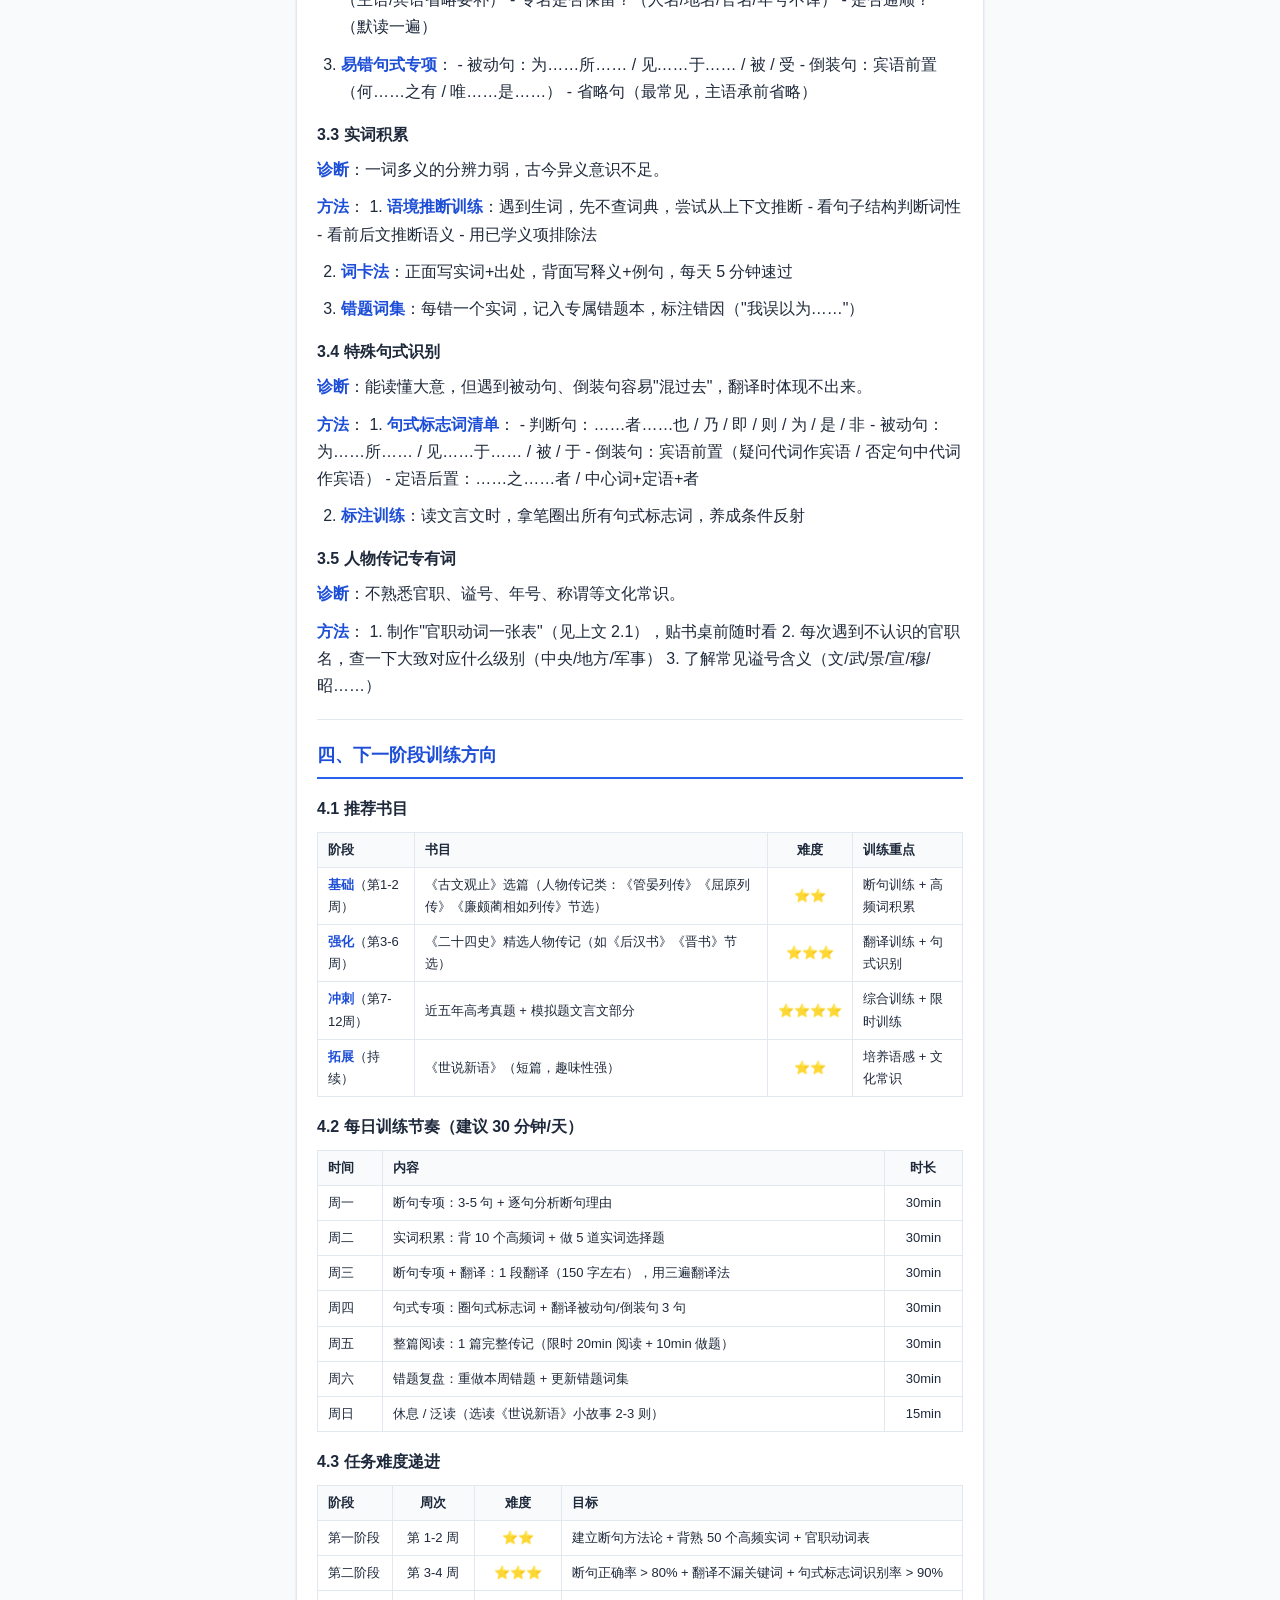
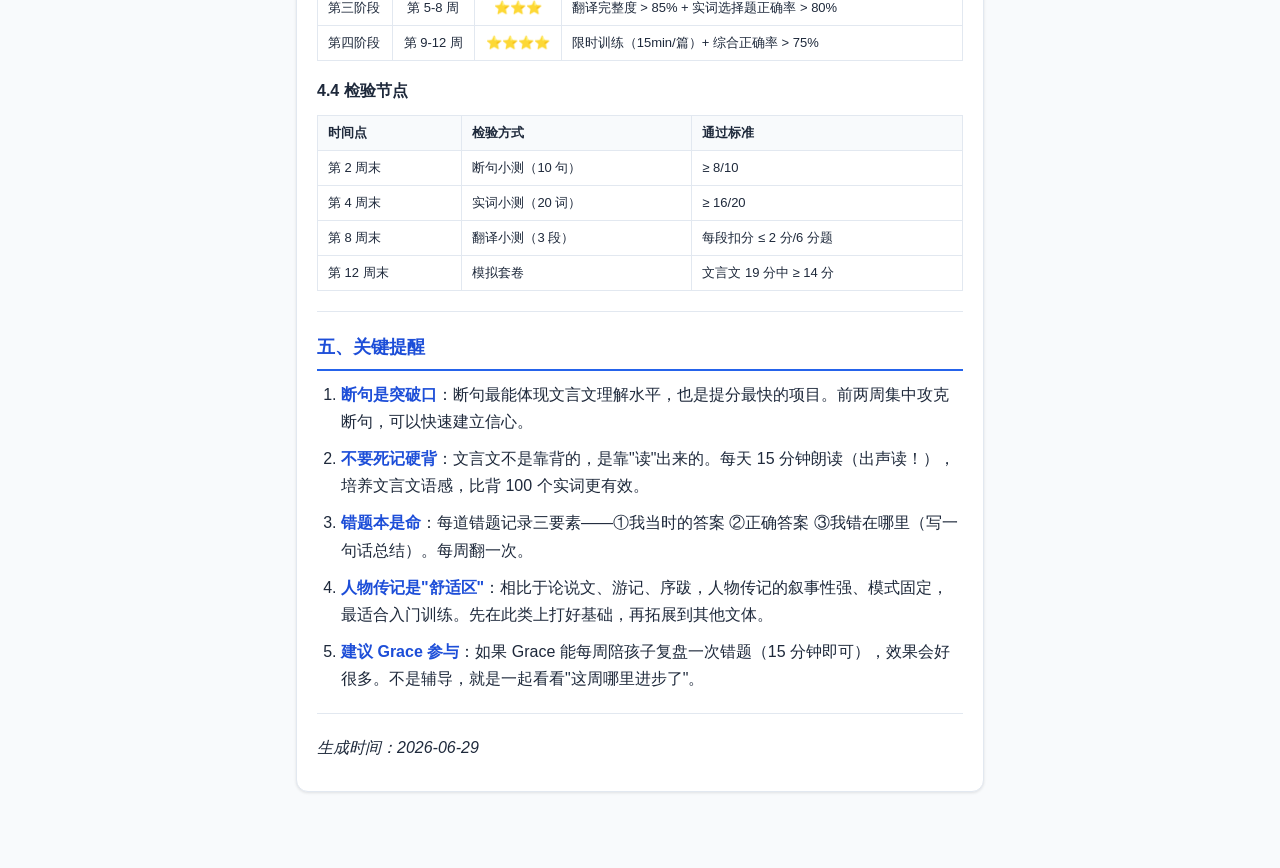
<file: frontend/assets/data/plan-advance.html>
<!DOCTYPE html>
<html lang="zh-CN">
<head>
  <meta charset="UTF-8">
  <meta name="viewport" content="width=device-width, initial-scale=1.0, maximum-scale=1.0, user-scalable=no">
  <meta name="apple-mobile-web-app-capable" content="yes">
  <title>12 周进阶方案</title>
  <link rel="stylesheet" href="../css/style.css">
  <style>
  .md-content {
    background: var(--card);
    border-radius: 12px;
    padding: 20px;
    box-shadow: var(--shadow);
    border: 1px solid var(--border);
    line-height: 1.7;
  }
  .md-content h1 { font-size: 22px; margin-bottom: 12px; color: var(--primary-dark); }
  .md-content h2 { font-size: 18px; margin: 20px 0 10px; padding-bottom: 6px; border-bottom: 2px solid var(--primary); color: var(--primary-dark); }
  .md-content h3 { font-size: 16px; margin: 16px 0 8px; color: var(--text); }
  .md-content h4 { font-size: 14px; margin: 12px 0 6px; color: var(--text-light); }
  .md-content p { margin-bottom: 10px; }
  .md-content ul, .md-content ol { margin: 8px 0 12px 24px; }
  .md-content li { margin-bottom: 4px; }
  .md-content code { background: var(--bg); padding: 2px 6px; border-radius: 4px; font-size: 13px; }
  .md-content blockquote { border-left: 4px solid var(--primary); padding-left: 12px; color: var(--text-light); margin: 10px 0; }
  .md-content table { width: 100%; border-collapse: collapse; margin: 10px 0; font-size: 13px; }
  .md-content th, .md-content td { border: 1px solid var(--border); padding: 6px 10px; text-align: left; }
  .md-content th { background: var(--bg); font-weight: 600; }
  .md-content strong { color: var(--primary-dark); }
  .md-content hr { border: none; border-top: 1px solid var(--border); margin: 20px 0; }
  </style>
</head>
<body>
  <div class="topbar">
    <a class="back" href="../../index.html">←</a>
    <h1>12 周进阶方案</h1>
  </div>
  <div class="container">
    <div class="md-content">
<h1>文言文辅导方案 · 人物传记类（上编）</h1>
<blockquote>
<p>对象：Grace 的孩子
当前水平：约 55-65%（高考要求基准）
目标：3 个月内提升至 75-85%
核心痛点：断句 &gt; 翻译 &gt; 实词积累</p>
</blockquote>
<hr />
<h2>一、总方针</h2>
<h3>四步循环法：精读 → 断句 → 翻译 → 复盘</h3>
<pre><code>每篇传记：先通读理解 → 逐句断句 → 逐句翻译 → 对照答案查漏 → 积累高频词
</code></pre>
<p><strong>每周完成 2 篇人物传记精读</strong>（约 2-3 小时/周）</p>
<hr />
<h2>二、针对人物传记类的专项学习方法</h2>
<h3>2.1 高频词系统积累（最紧迫）</h3>
<p>人物传记类文言文有高度固定的"词汇场"，一旦建立系统认知，阅读效率倍增。</p>
<h4>🔑 官职任免动词（必须滚瓜烂熟）</h4>
<table>
<thead>
<tr>
<th>类别</th>
<th>词汇</th>
<th>释义</th>
<th>例句</th>
</tr>
</thead>
<tbody>
<tr>
<td>授予</td>
<td>举</td>
<td>推举</td>
<td>举孝廉</td>
</tr>
<tr>
<td>授予</td>
<td>辟</td>
<td>征召</td>
<td>辟司徒府</td>
</tr>
<tr>
<td>授予</td>
<td>征</td>
<td>征召</td>
<td>征拜郎中</td>
</tr>
<tr>
<td>授予</td>
<td>拜</td>
<td>授予官职</td>
<td>拜为太中大夫</td>
</tr>
<tr>
<td>授予</td>
<td>除</td>
<td>授官</td>
<td>除郎中</td>
</tr>
<tr>
<td>授予</td>
<td>起</td>
<td>起用</td>
<td>起家著作郎</td>
</tr>
<tr>
<td>升迁</td>
<td>迁</td>
<td>升迁</td>
<td>迁尚书</td>
</tr>
<tr>
<td>升迁</td>
<td>擢</td>
<td>提拔</td>
<td>擢为御史</td>
</tr>
<tr>
<td>升迁</td>
<td>陟</td>
<td>提升</td>
<td>—</td>
</tr>
<tr>
<td>平调</td>
<td>徙</td>
<td>调任</td>
<td>徙州刺史</td>
</tr>
<tr>
<td>平调</td>
<td>转</td>
<td>转任</td>
<td>转吏部郎</td>
</tr>
<tr>
<td>降职</td>
<td>谪</td>
<td>贬谪</td>
<td>—</td>
</tr>
<tr>
<td>降职</td>
<td>左迁</td>
<td>降职</td>
<td>—</td>
</tr>
<tr>
<td>降职</td>
<td>左降</td>
<td>降职</td>
<td>左降晋陵太守</td>
</tr>
<tr>
<td>免职</td>
<td>罢</td>
<td>罢免</td>
<td>—</td>
</tr>
<tr>
<td>免职</td>
<td>免</td>
<td>免官</td>
<td>—</td>
</tr>
<tr>
<td>免职</td>
<td>黜</td>
<td>废黜</td>
<td>—</td>
</tr>
<tr>
<td>兼任</td>
<td>领</td>
<td>兼任</td>
<td>领尚书事</td>
</tr>
<tr>
<td>兼任</td>
<td>兼</td>
<td>兼任</td>
<td>—</td>
</tr>
<tr>
<td>代理</td>
<td>行</td>
<td>代理</td>
<td>—</td>
</tr>
<tr>
<td>代理</td>
<td>假</td>
<td>代理</td>
<td>假节</td>
</tr>
<tr>
<td>到任</td>
<td>就</td>
<td>就职</td>
<td>—</td>
</tr>
<tr>
<td>到任</td>
<td>视事</td>
<td>办公</td>
<td>—</td>
</tr>
<tr>
<td>退休</td>
<td>致仕</td>
<td>退休</td>
<td>—</td>
</tr>
<tr>
<td>退休</td>
<td>乞骸骨</td>
<td>请求退休</td>
<td>—</td>
</tr>
</tbody>
</table>
<blockquote>
<p>📋 <strong>建议</strong>：把上表做成卡片，每天抽 5 分钟过一遍，一周内背熟。</p>
</blockquote>
<h4>🔑 传记高频实词（必背 50 词）</h4>
<table>
<thead>
<tr>
<th>实词</th>
<th>常见义</th>
<th>本篇出现</th>
</tr>
</thead>
<tbody>
<tr>
<td>白</td>
<td>禀告，报告</td>
<td>蕴辄连状<strong>白</strong>之</td>
</tr>
<tr>
<td>固</td>
<td>坚决（不是"固执"）</td>
<td><strong>固</strong>让不受</td>
</tr>
<tr>
<td>属</td>
<td>嘱托（不是"属于"）</td>
<td>尝<strong>属</strong>琨用二人</td>
</tr>
<tr>
<td>夺</td>
<td>强行改变（不是"抢夺"）</td>
<td>宠不能<strong>夺</strong></td>
</tr>
<tr>
<td>忤</td>
<td>违背</td>
<td>强谏<strong>忤</strong>绍</td>
</tr>
<tr>
<td>系</td>
<td>拘禁</td>
<td>械<strong>系</strong>之</td>
</tr>
<tr>
<td>亮</td>
<td>谅解（不是"明亮"）</td>
<td>不<strong>亮</strong>吾忠</td>
</tr>
<tr>
<td>坐</td>
<td>因为（不是"坐下"）</td>
<td><strong>坐</strong>事免</td>
</tr>
<tr>
<td>诣</td>
<td>到……去</td>
<td><strong>诣</strong>阙</td>
</tr>
<tr>
<td>次</td>
<td>驻扎</td>
<td><strong>次</strong>于泗口</td>
</tr>
<tr>
<td>趣/趋</td>
<td>前往</td>
<td>将<strong>趣</strong>城</td>
</tr>
<tr>
<td>给事</td>
<td>供职</td>
<td><strong>给事</strong>县</td>
</tr>
<tr>
<td>视事</td>
<td>办公、治理</td>
<td>君<strong>视事</strong></td>
</tr>
<tr>
<td>货/赍</td>
<td>携带、送</td>
<td>使生<strong>赍</strong>以诣宠</td>
</tr>
<tr>
<td>移檄</td>
<td>传发文书</td>
<td><strong>移檄</strong>渔阳</td>
</tr>
<tr>
<td>宗</td>
<td>尊崇</td>
<td>为儒者所<strong>宗</strong></td>
</tr>
<tr>
<td>敕</td>
<td>告诫</td>
<td>帝<strong>敕</strong>汉曰</td>
</tr>
<tr>
<td>簿书</td>
<td>文书、账册</td>
<td>使剧吏察<strong>簿书</strong></td>
</tr>
<tr>
<td>屏居</td>
<td>隐居</td>
<td><strong>屏居</strong>野泽</td>
</tr>
<tr>
<td>简</td>
<td>挑选</td>
<td><strong>简</strong>其精锐</td>
</tr>
</tbody>
</table>
<h3>2.2 传记文体特征认知</h3>
<p>人物传记类文言文有固定的"叙事模板"，识别后可大幅提升阅读速度：</p>
<pre><code>【开头】姓名 + 字 + 籍贯 + 家世 + 早年特点
【中段1】入仕经过（举/辟/征/拜/除……）
【中段2】主要事迹（1-3 件），常含对话/劝谏
【中段3】为人品性（正面/侧面描写）
【结尾】结局（卒/薨/病卒）+ 谥号 + 追赠
【论赞】作者的&quot;论曰&quot;&quot;赞曰&quot;评价
</code></pre>
<blockquote>
<p>📋 <strong>练习方法</strong>：每读一篇传记，先画"叙事结构图"，标注各段落在模板中的位置。</p>
</blockquote>
<hr />
<h2>三、错因对应的练习建议</h2>
<h3>3.1 断句（最弱项，优先攻克）</h3>
<p><strong>诊断</strong>：孩子对文言句子结构没有"肌肉记忆"，凭感觉断，而非凭语法。</p>
<p><strong>方法</strong>：
1. <strong>找动词法</strong>：每句话先找谓语动词 → 往前找人名/主语 → 往后找宾语 → 由此确定句子边界
2. <strong>虚词定位法</strong>：
   - 句首发语词（夫、盖、且、若夫）前断开
   - 句末语气词（也、矣、乎、焉、耳、哉）后断开
   - 连词（而、则、乃、且、遂、因）前常断
3. <strong>句式标志法</strong>：
   - "……者，……也" → 判断句，中间必断
   - "为……所……""见……于……" → 被动句，注意边界
4. <strong>每日练习</strong>：每天 3 句断句（找真题/模拟题），用"/"标注，对照答案，分析每处断句的理由</p>
<p><strong>推荐训练材料</strong>：
- 《五年高考三年模拟》文言文断句专项
- 任意《史记》《汉书》人物传记段落（无标点版）</p>
<h3>3.2 翻译（第二大弱项）</h3>
<p><strong>诊断</strong>：翻译方法不规范，关键词会漏掉，句式转换不准确。</p>
<p><strong>方法</strong>：
1. <strong>三遍翻译法</strong>：
   - 第一遍：逐字直译（每个字都翻，不许跳过）
   - 第二遍：调整语序（如倒装句还原、省略句补足）
   - 第三遍：通顺润色（使之像现代汉语）</p>
<ol start="2">
<li>
<p><strong>翻译六查</strong>（译完必查）：
   - 实词是否逐字落实？
   - 虚词是否体现？（之乎者也而于以焉）
   - 句式是否转化？（被动→"被"字句，判断→"是"字句，倒装→还原）
   - 省略是否补足？（主语/宾语省略要补）
   - 专名是否保留？（人名/地名/官名/年号不译）
   - 是否通顺？（默读一遍）</p>
</li>
<li>
<p><strong>易错句式专项</strong>：
   - 被动句：为……所…… / 见……于…… / 被 / 受
   - 倒装句：宾语前置（何……之有 / 唯……是……）
   - 省略句（最常见，主语承前省略）</p>
</li>
</ol>
<h3>3.3 实词积累</h3>
<p><strong>诊断</strong>：一词多义的分辨力弱，古今异义意识不足。</p>
<p><strong>方法</strong>：
1. <strong>语境推断训练</strong>：遇到生词，先不查词典，尝试从上下文推断
   - 看句子结构判断词性
   - 看前后文推断语义
   - 用已学义项排除法</p>
<ol start="2">
<li>
<p><strong>词卡法</strong>：正面写实词+出处，背面写释义+例句，每天 5 分钟速过</p>
</li>
<li>
<p><strong>错题词集</strong>：每错一个实词，记入专属错题本，标注错因（"我误以为……"）</p>
</li>
</ol>
<h3>3.4 特殊句式识别</h3>
<p><strong>诊断</strong>：能读懂大意，但遇到被动句、倒装句容易"混过去"，翻译时体现不出来。</p>
<p><strong>方法</strong>：
1. <strong>句式标志词清单</strong>：
   - 判断句：……者……也 / 乃 / 即 / 则 / 为 / 是 / 非
   - 被动句：为……所…… / 见……于…… / 被 / 于
   - 倒装句：宾语前置（疑问代词作宾语 / 否定句中代词作宾语）
   - 定语后置：……之……者 / 中心词+定语+者</p>
<ol start="2">
<li><strong>标注训练</strong>：读文言文时，拿笔圈出所有句式标志词，养成条件反射</li>
</ol>
<h3>3.5 人物传记专有词</h3>
<p><strong>诊断</strong>：不熟悉官职、谥号、年号、称谓等文化常识。</p>
<p><strong>方法</strong>：
1. 制作"官职动词一张表"（见上文 2.1），贴书桌前随时看
2. 每次遇到不认识的官职名，查一下大致对应什么级别（中央/地方/军事）
3. 了解常见谥号含义（文/武/景/宣/穆/昭……）</p>
<hr />
<h2>四、下一阶段训练方向</h2>
<h3>4.1 推荐书目</h3>
<table>
<thead>
<tr>
<th>阶段</th>
<th>书目</th>
<th style="text-align: center;">难度</th>
<th>训练重点</th>
</tr>
</thead>
<tbody>
<tr>
<td><strong>基础</strong>（第1-2周）</td>
<td>《古文观止》选篇（人物传记类：《管晏列传》《屈原列传》《廉颇蔺相如列传》节选）</td>
<td style="text-align: center;">⭐⭐</td>
<td>断句训练 + 高频词积累</td>
</tr>
<tr>
<td><strong>强化</strong>（第3-6周）</td>
<td>《二十四史》精选人物传记（如《后汉书》《晋书》节选）</td>
<td style="text-align: center;">⭐⭐⭐</td>
<td>翻译训练 + 句式识别</td>
</tr>
<tr>
<td><strong>冲刺</strong>（第7-12周）</td>
<td>近五年高考真题 + 模拟题文言文部分</td>
<td style="text-align: center;">⭐⭐⭐⭐</td>
<td>综合训练 + 限时训练</td>
</tr>
<tr>
<td><strong>拓展</strong>（持续）</td>
<td>《世说新语》（短篇，趣味性强）</td>
<td style="text-align: center;">⭐⭐</td>
<td>培养语感 + 文化常识</td>
</tr>
</tbody>
</table>
<h3>4.2 每日训练节奏（建议 30 分钟/天）</h3>
<table>
<thead>
<tr>
<th>时间</th>
<th>内容</th>
<th style="text-align: center;">时长</th>
</tr>
</thead>
<tbody>
<tr>
<td>周一</td>
<td>断句专项：3-5 句 + 逐句分析断句理由</td>
<td style="text-align: center;">30min</td>
</tr>
<tr>
<td>周二</td>
<td>实词积累：背 10 个高频词 + 做 5 道实词选择题</td>
<td style="text-align: center;">30min</td>
</tr>
<tr>
<td>周三</td>
<td>断句专项 + 翻译：1 段翻译（150 字左右），用三遍翻译法</td>
<td style="text-align: center;">30min</td>
</tr>
<tr>
<td>周四</td>
<td>句式专项：圈句式标志词 + 翻译被动句/倒装句 3 句</td>
<td style="text-align: center;">30min</td>
</tr>
<tr>
<td>周五</td>
<td>整篇阅读：1 篇完整传记（限时 20min 阅读 + 10min 做题）</td>
<td style="text-align: center;">30min</td>
</tr>
<tr>
<td>周六</td>
<td>错题复盘：重做本周错题 + 更新错题词集</td>
<td style="text-align: center;">30min</td>
</tr>
<tr>
<td>周日</td>
<td>休息 / 泛读（选读《世说新语》小故事 2-3 则）</td>
<td style="text-align: center;">15min</td>
</tr>
</tbody>
</table>
<h3>4.3 任务难度递进</h3>
<table>
<thead>
<tr>
<th>阶段</th>
<th style="text-align: center;">周次</th>
<th style="text-align: center;">难度</th>
<th>目标</th>
</tr>
</thead>
<tbody>
<tr>
<td>第一阶段</td>
<td style="text-align: center;">第 1-2 周</td>
<td style="text-align: center;">⭐⭐</td>
<td>建立断句方法论 + 背熟 50 个高频实词 + 官职动词表</td>
</tr>
<tr>
<td>第二阶段</td>
<td style="text-align: center;">第 3-4 周</td>
<td style="text-align: center;">⭐⭐⭐</td>
<td>断句正确率 &gt; 80% + 翻译不漏关键词 + 句式标志词识别率 &gt; 90%</td>
</tr>
<tr>
<td>第三阶段</td>
<td style="text-align: center;">第 5-8 周</td>
<td style="text-align: center;">⭐⭐⭐</td>
<td>翻译完整度 &gt; 85% + 实词选择题正确率 &gt; 80%</td>
</tr>
<tr>
<td>第四阶段</td>
<td style="text-align: center;">第 9-12 周</td>
<td style="text-align: center;">⭐⭐⭐⭐</td>
<td>限时训练（15min/篇）+ 综合正确率 &gt; 75%</td>
</tr>
</tbody>
</table>
<h3>4.4 检验节点</h3>
<table>
<thead>
<tr>
<th>时间点</th>
<th>检验方式</th>
<th>通过标准</th>
</tr>
</thead>
<tbody>
<tr>
<td>第 2 周末</td>
<td>断句小测（10 句）</td>
<td>≥ 8/10</td>
</tr>
<tr>
<td>第 4 周末</td>
<td>实词小测（20 词）</td>
<td>≥ 16/20</td>
</tr>
<tr>
<td>第 8 周末</td>
<td>翻译小测（3 段）</td>
<td>每段扣分 ≤ 2 分/6 分题</td>
</tr>
<tr>
<td>第 12 周末</td>
<td>模拟套卷</td>
<td>文言文 19 分中 ≥ 14 分</td>
</tr>
</tbody>
</table>
<hr />
<h2>五、关键提醒</h2>
<ol>
<li>
<p><strong>断句是突破口</strong>：断句最能体现文言文理解水平，也是提分最快的项目。前两周集中攻克断句，可以快速建立信心。</p>
</li>
<li>
<p><strong>不要死记硬背</strong>：文言文不是靠背的，是靠"读"出来的。每天 15 分钟朗读（出声读！），培养文言文语感，比背 100 个实词更有效。</p>
</li>
<li>
<p><strong>错题本是命</strong>：每道错题记录三要素——①我当时的答案 ②正确答案 ③我错在哪里（写一句话总结）。每周翻一次。</p>
</li>
<li>
<p><strong>人物传记是"舒适区"</strong>：相比于论说文、游记、序跋，人物传记的叙事性强、模式固定，最适合入门训练。先在此类上打好基础，再拓展到其他文体。</p>
</li>
<li>
<p><strong>建议 Grace 参与</strong>：如果 Grace 能每周陪孩子复盘一次错题（15 分钟即可），效果会好很多。不是辅导，就是一起看看"这周哪里进步了"。</p>
</li>
</ol>
<hr />
<p><em>生成时间：2026-06-29</em></p>
    </div>
  </div>
</body>
</html>
</file>
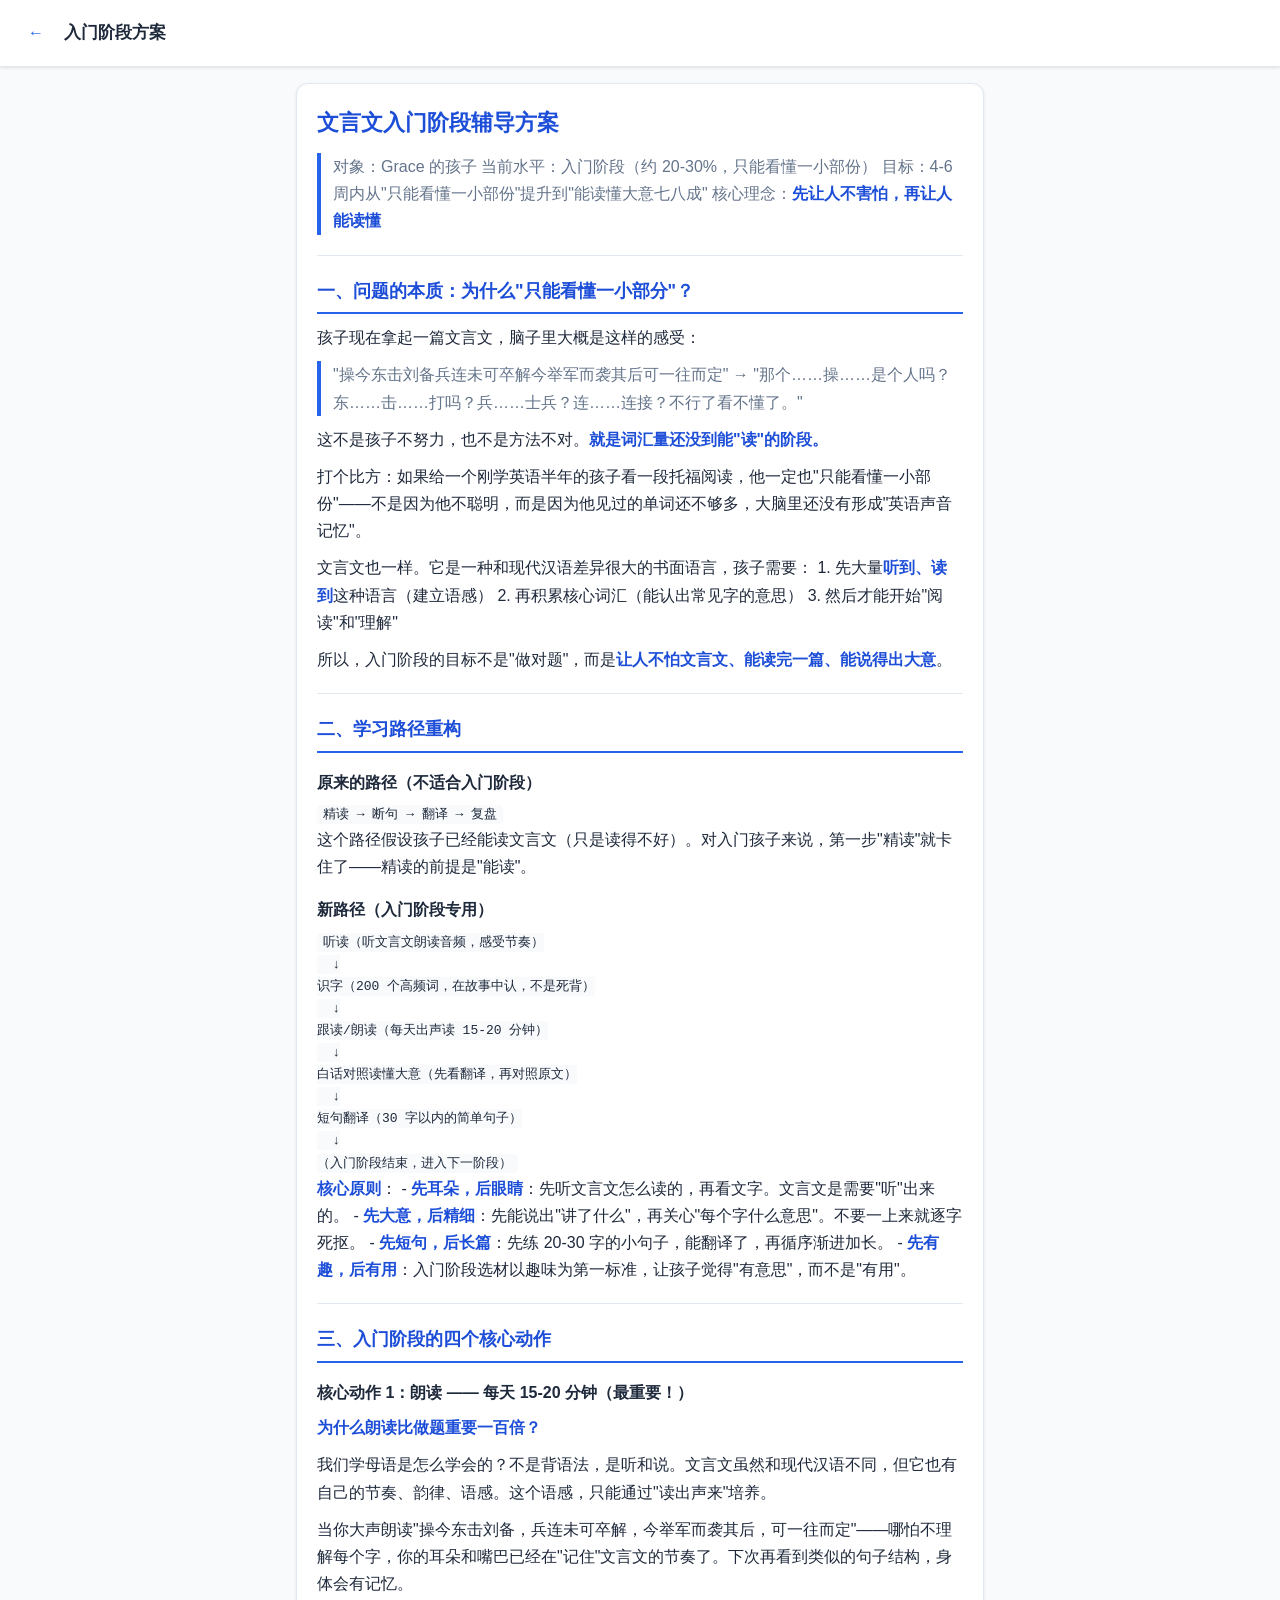
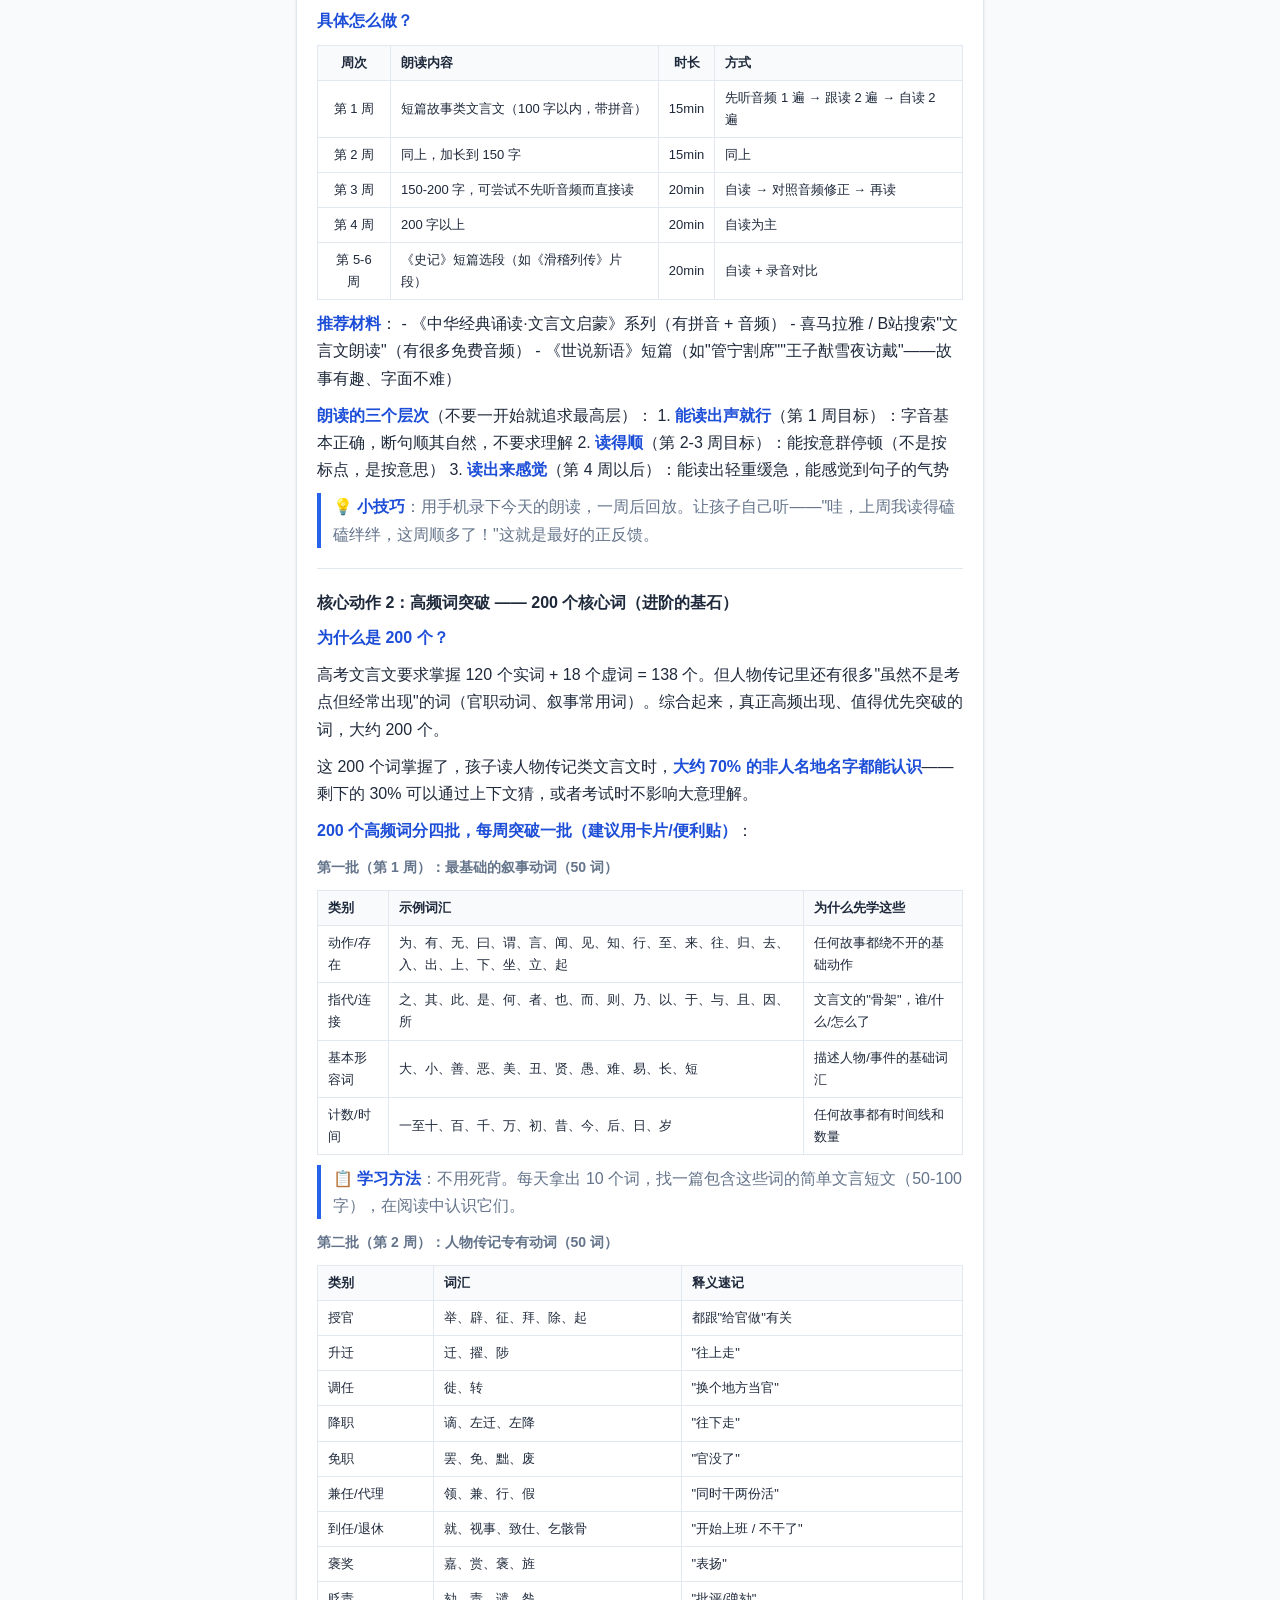
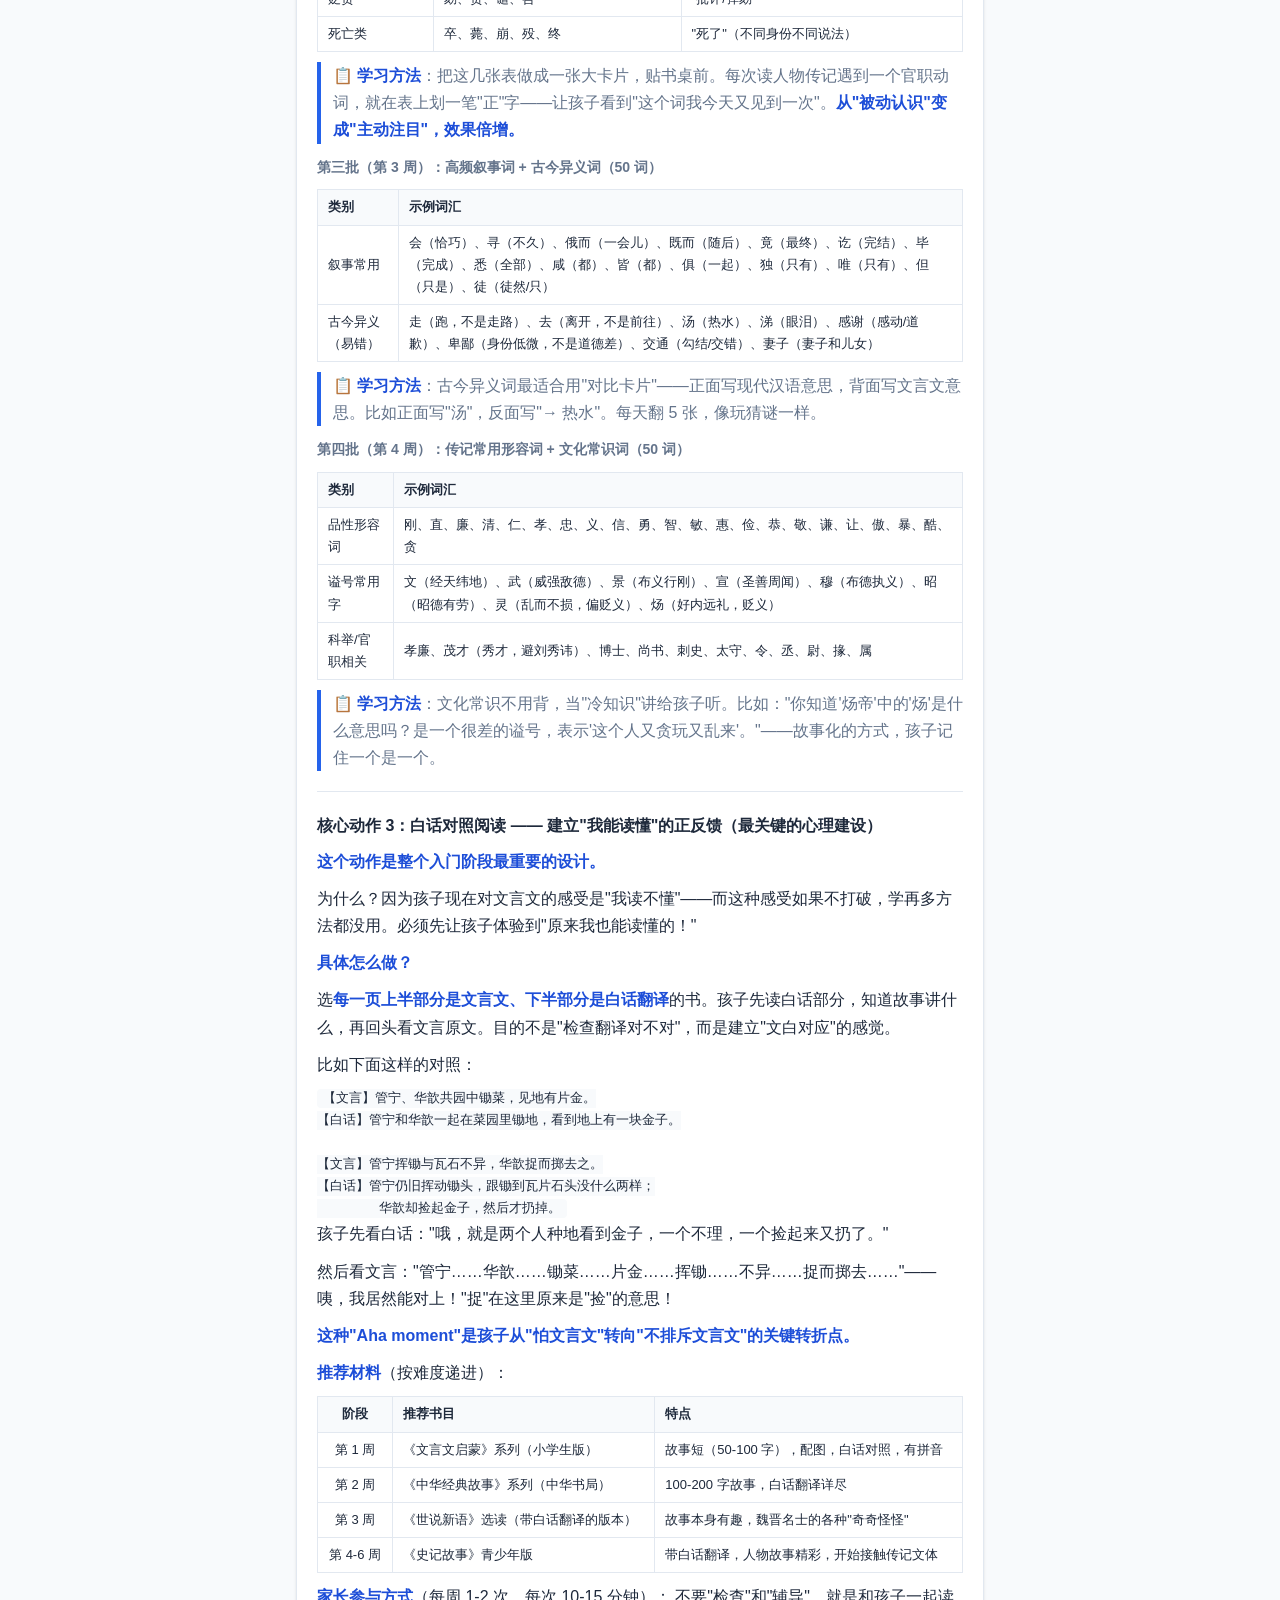
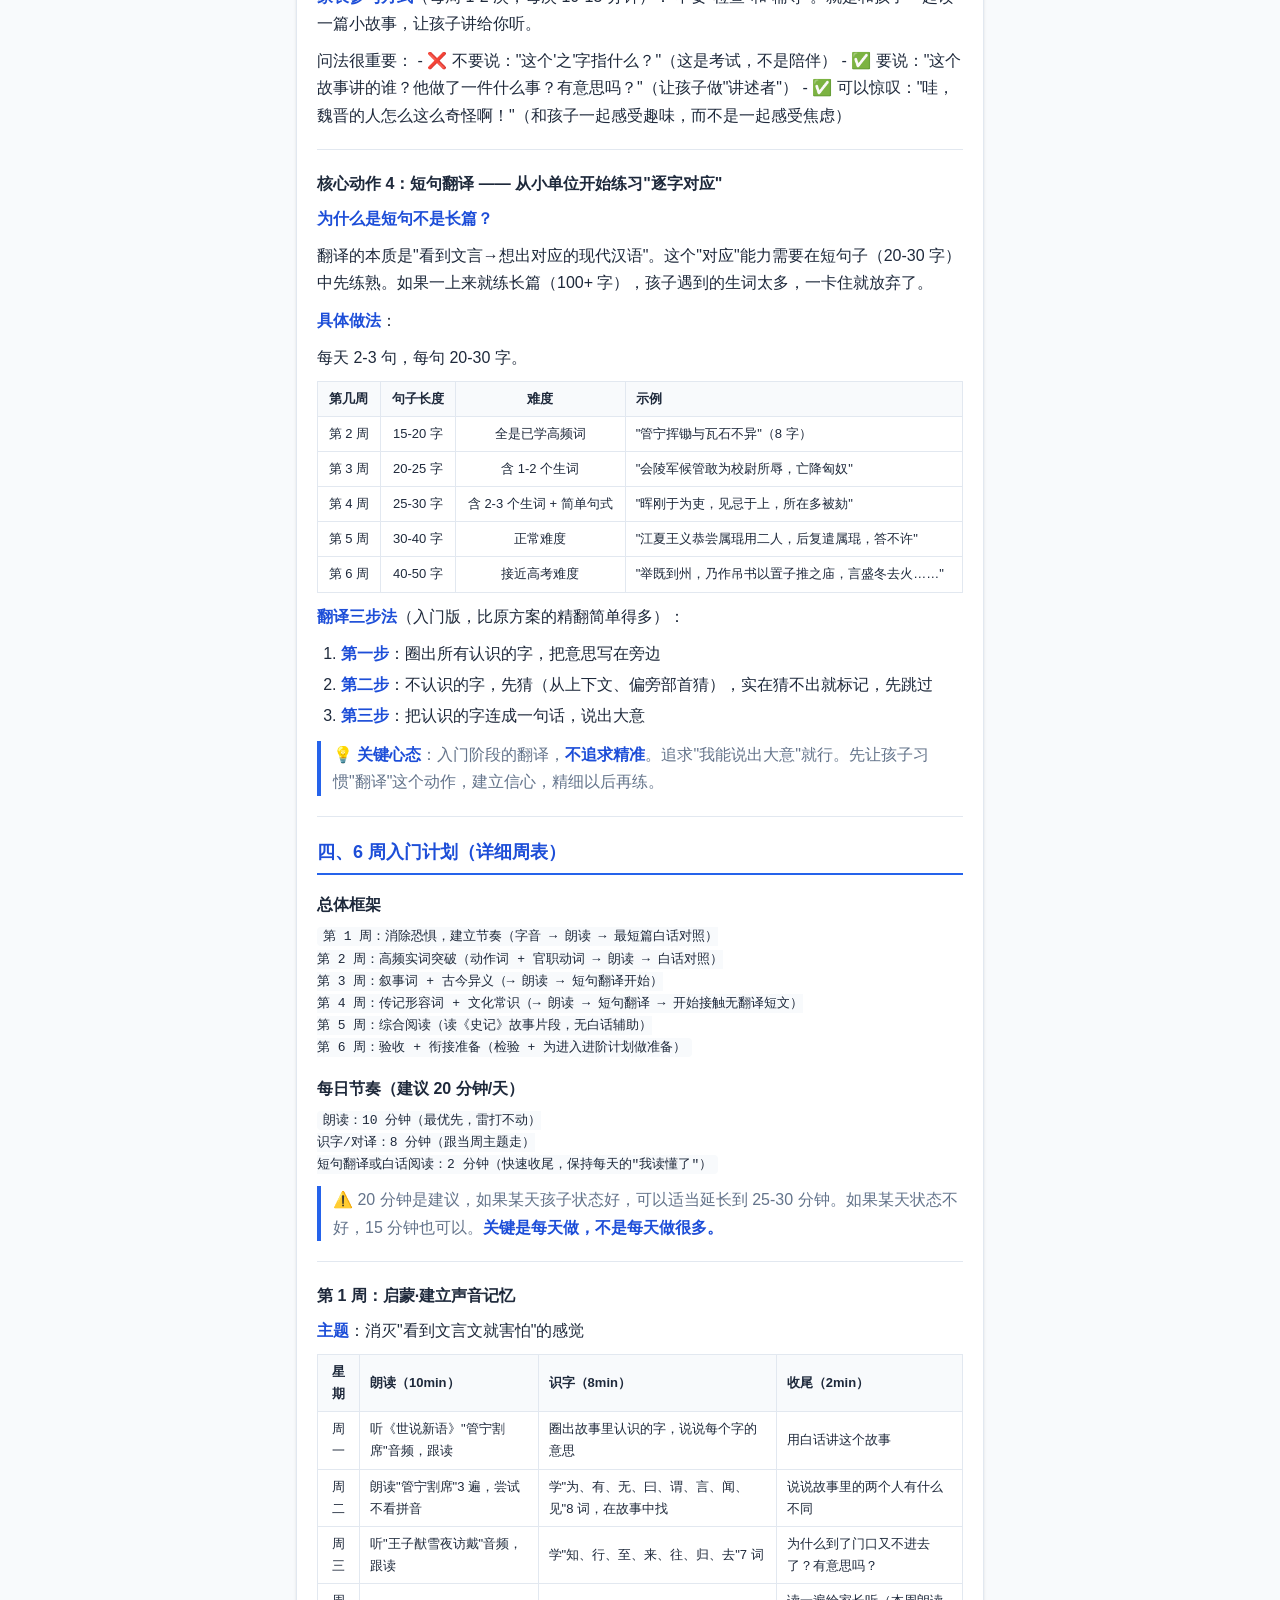
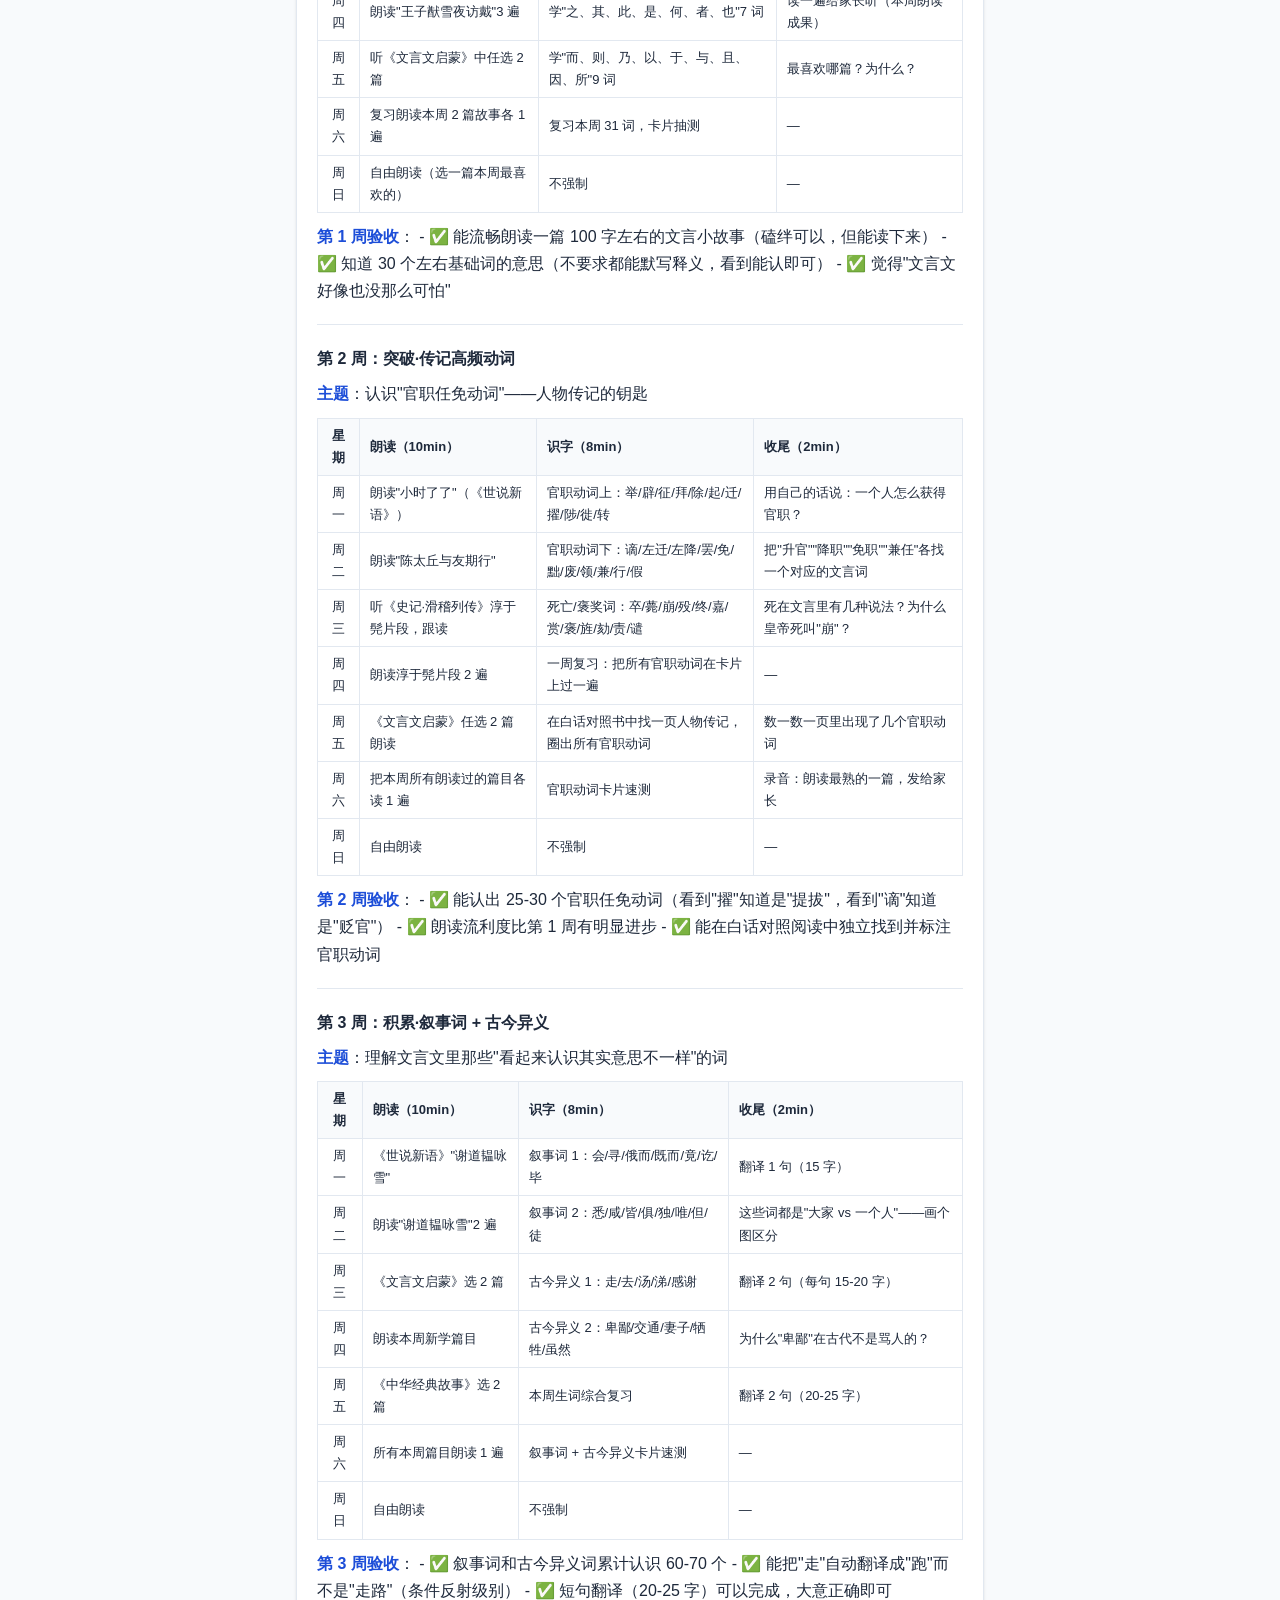
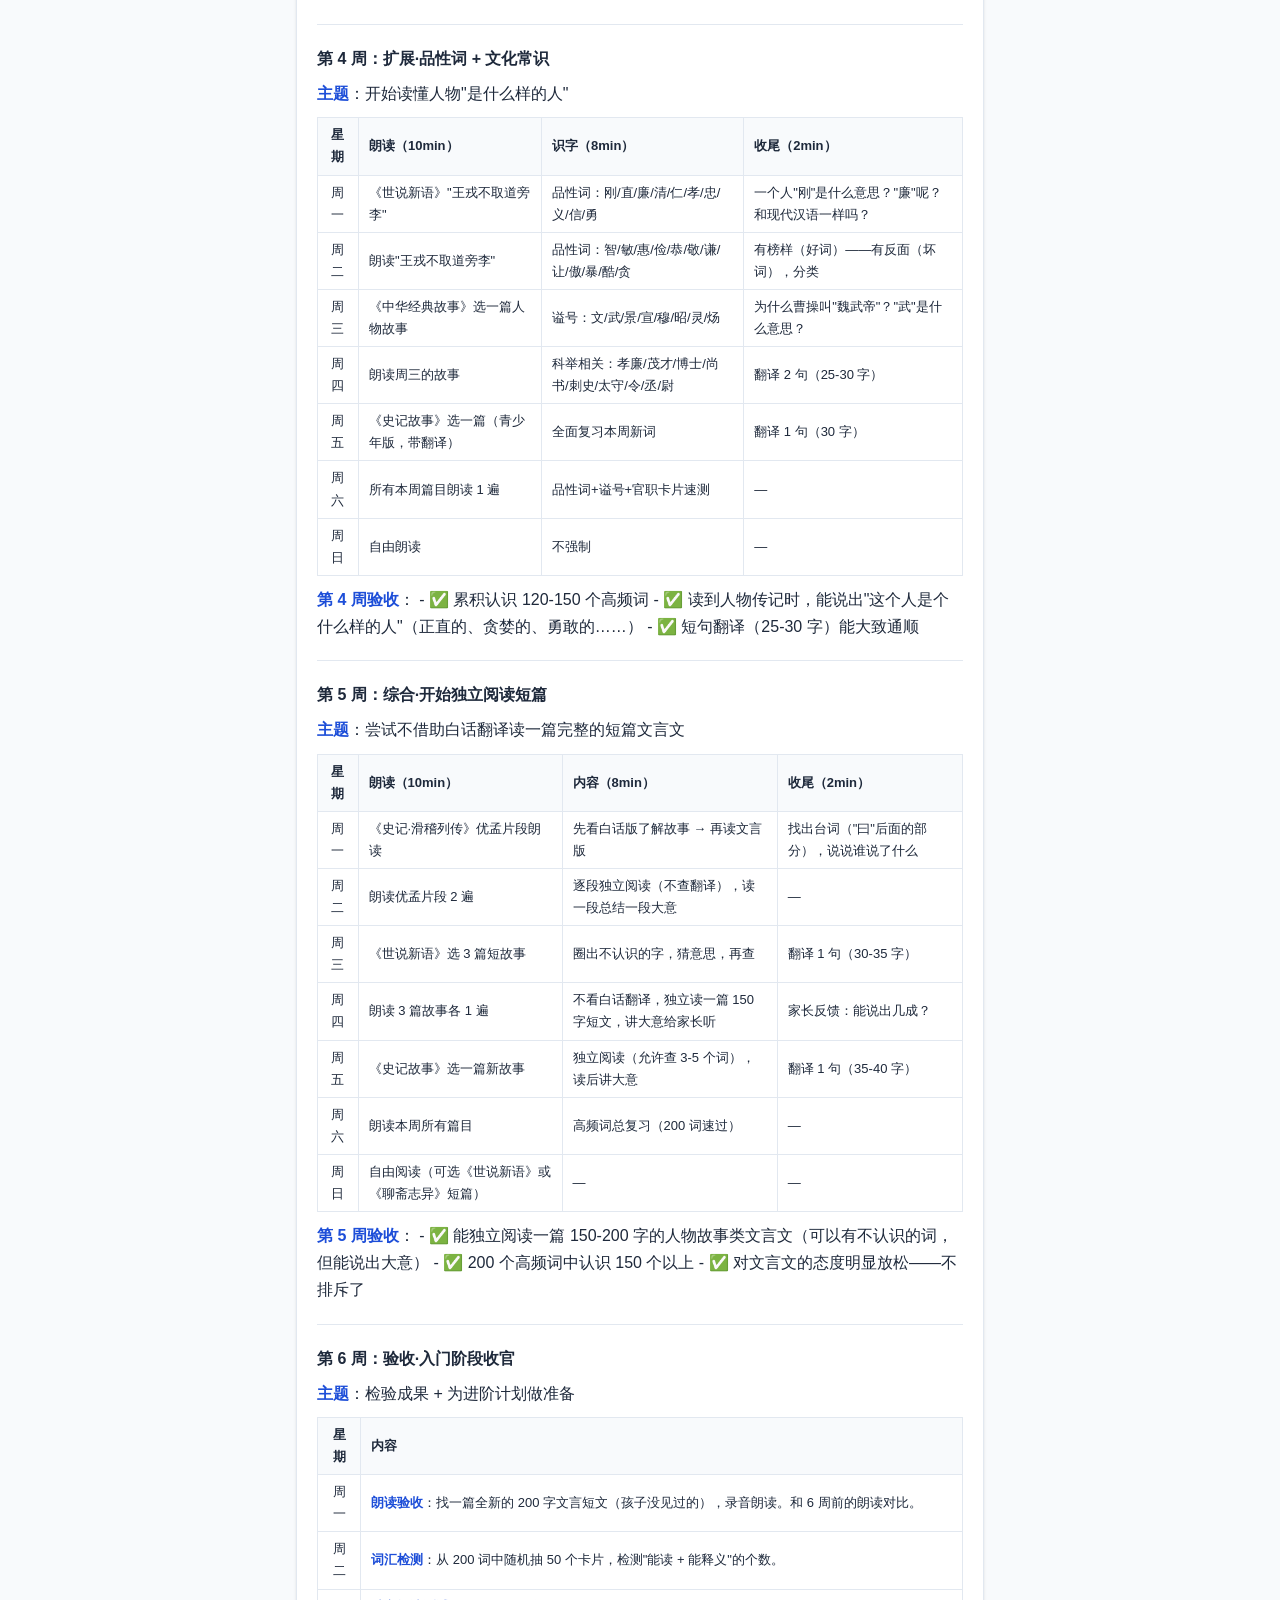
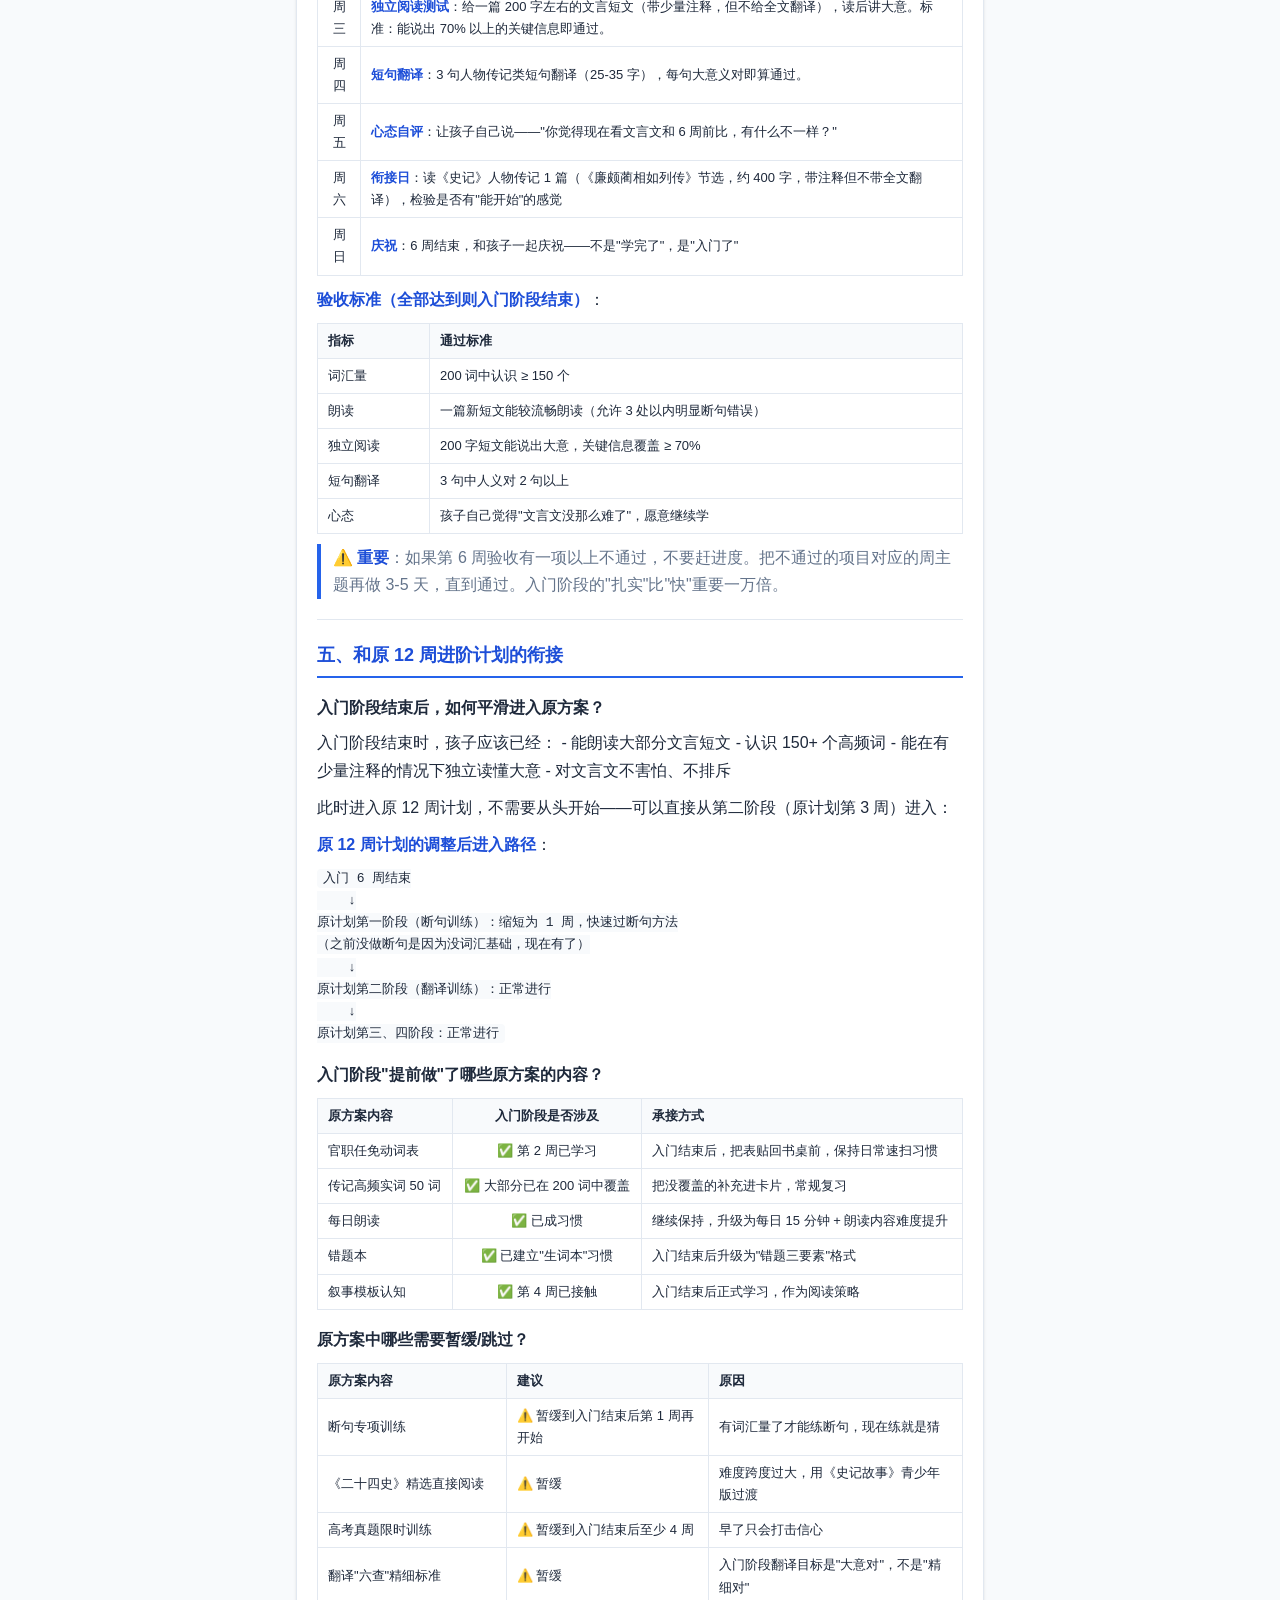
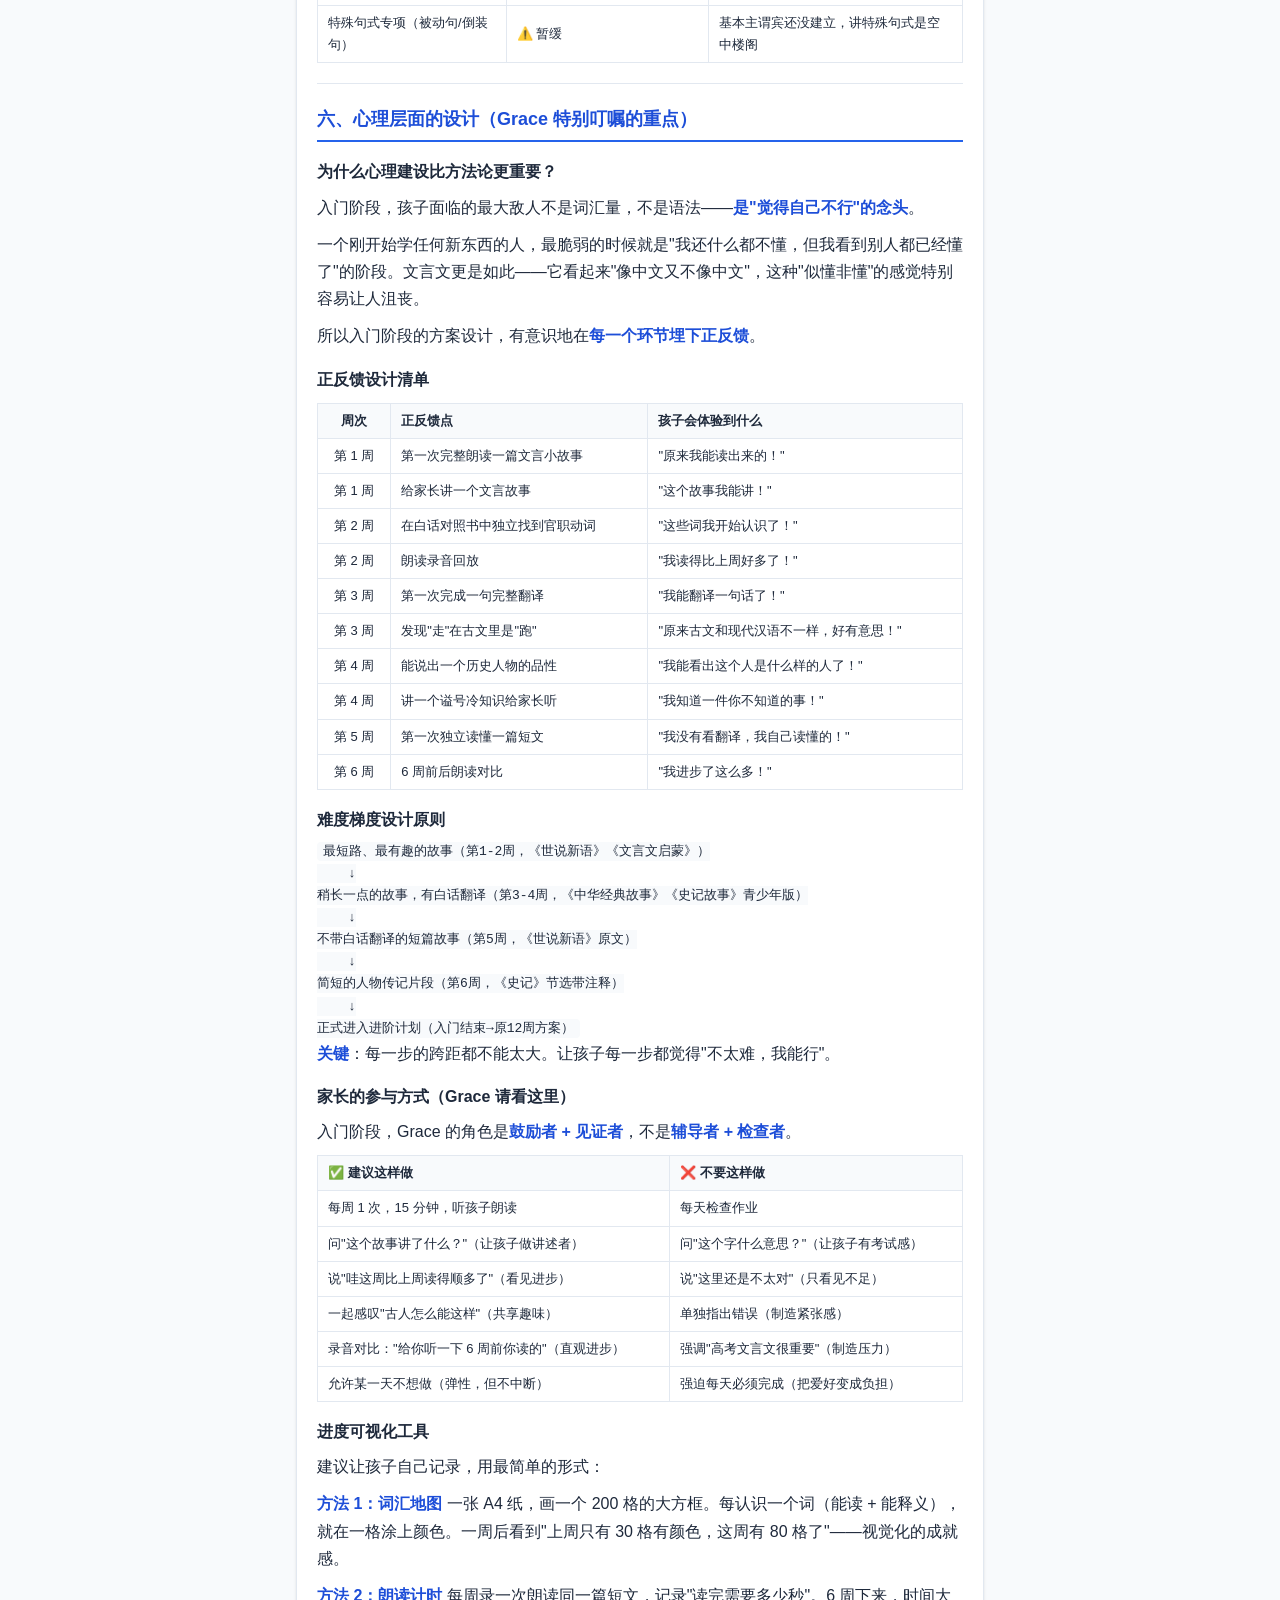
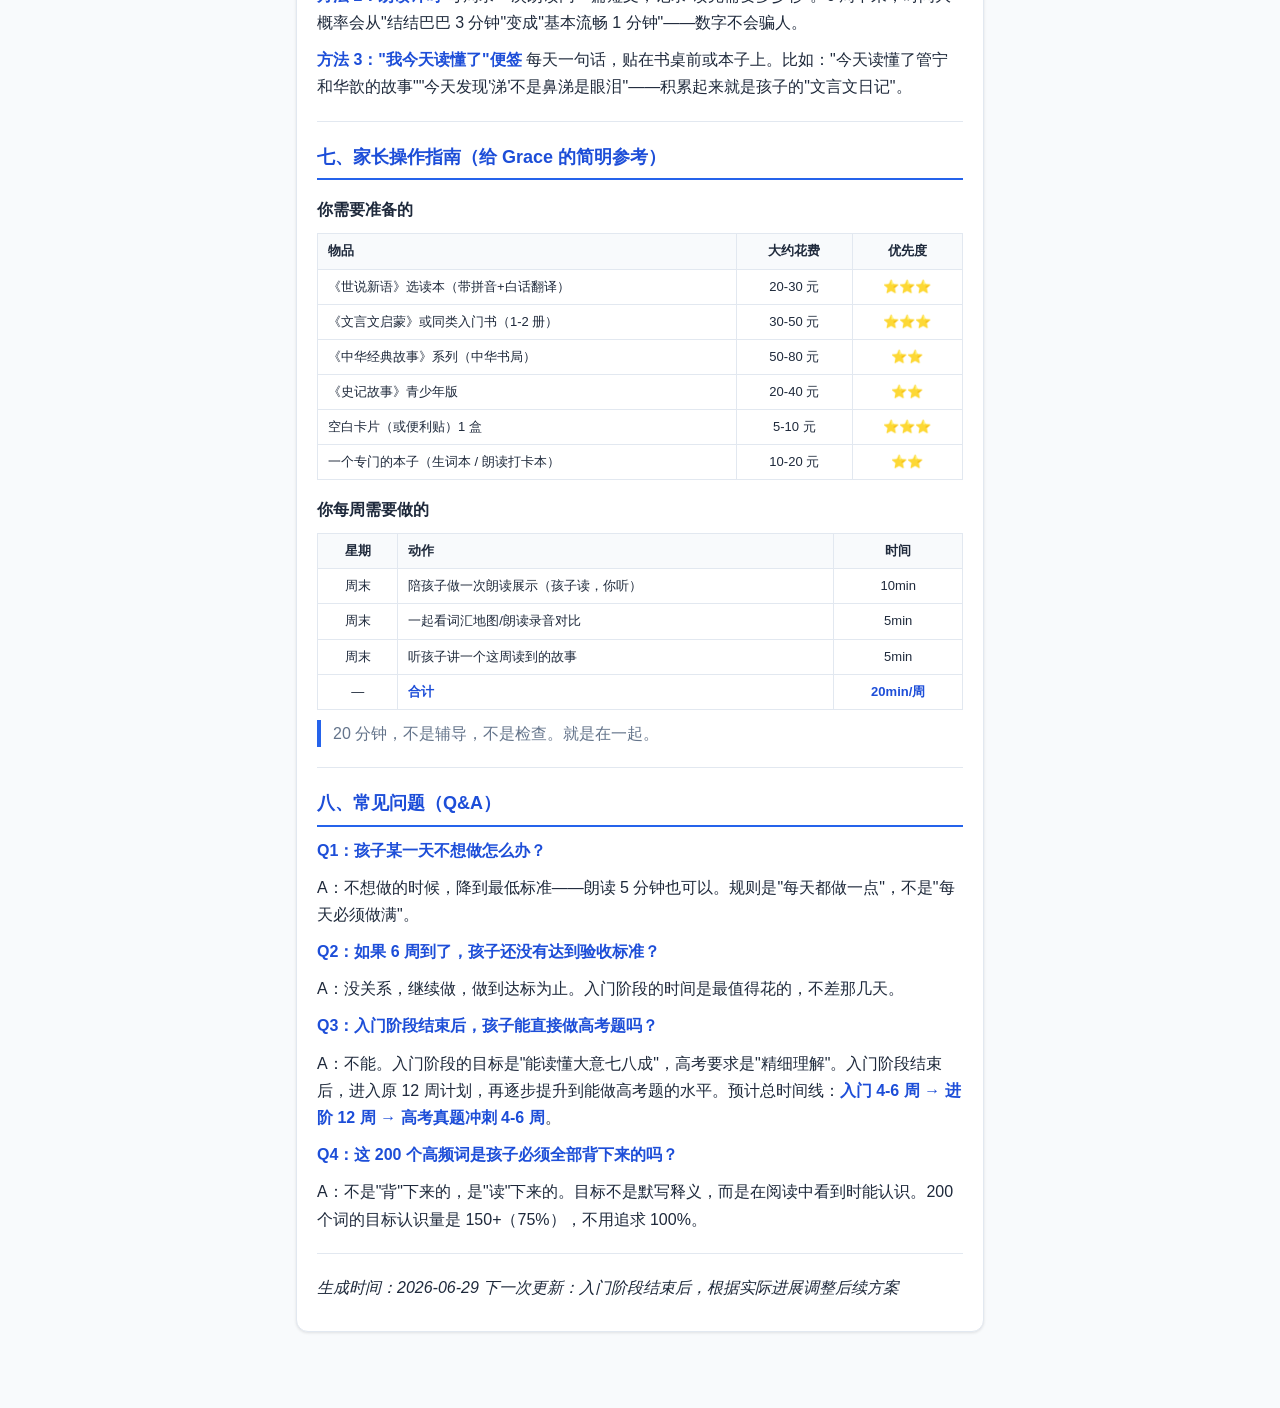
<file: frontend/assets/data/plan-entry.html>
<!DOCTYPE html>
<html lang="zh-CN">
<head>
  <meta charset="UTF-8">
  <meta name="viewport" content="width=device-width, initial-scale=1.0, maximum-scale=1.0, user-scalable=no">
  <meta name="apple-mobile-web-app-capable" content="yes">
  <title>入门阶段方案</title>
  <link rel="stylesheet" href="../css/style.css">
  <style>
  .md-content {
    background: var(--card);
    border-radius: 12px;
    padding: 20px;
    box-shadow: var(--shadow);
    border: 1px solid var(--border);
    line-height: 1.7;
  }
  .md-content h1 { font-size: 22px; margin-bottom: 12px; color: var(--primary-dark); }
  .md-content h2 { font-size: 18px; margin: 20px 0 10px; padding-bottom: 6px; border-bottom: 2px solid var(--primary); color: var(--primary-dark); }
  .md-content h3 { font-size: 16px; margin: 16px 0 8px; color: var(--text); }
  .md-content h4 { font-size: 14px; margin: 12px 0 6px; color: var(--text-light); }
  .md-content p { margin-bottom: 10px; }
  .md-content ul, .md-content ol { margin: 8px 0 12px 24px; }
  .md-content li { margin-bottom: 4px; }
  .md-content code { background: var(--bg); padding: 2px 6px; border-radius: 4px; font-size: 13px; }
  .md-content blockquote { border-left: 4px solid var(--primary); padding-left: 12px; color: var(--text-light); margin: 10px 0; }
  .md-content table { width: 100%; border-collapse: collapse; margin: 10px 0; font-size: 13px; }
  .md-content th, .md-content td { border: 1px solid var(--border); padding: 6px 10px; text-align: left; }
  .md-content th { background: var(--bg); font-weight: 600; }
  .md-content strong { color: var(--primary-dark); }
  .md-content hr { border: none; border-top: 1px solid var(--border); margin: 20px 0; }
  </style>
</head>
<body>
  <div class="topbar">
    <a class="back" href="../../index.html">←</a>
    <h1>入门阶段方案</h1>
  </div>
  <div class="container">
    <div class="md-content">
<h1>文言文入门阶段辅导方案</h1>
<blockquote>
<p>对象：Grace 的孩子
当前水平：入门阶段（约 20-30%，只能看懂一小部份）
目标：4-6 周内从"只能看懂一小部份"提升到"能读懂大意七八成"
核心理念：<strong>先让人不害怕，再让人能读懂</strong></p>
</blockquote>
<hr />
<h2>一、问题的本质：为什么"只能看懂一小部分"？</h2>
<p>孩子现在拿起一篇文言文，脑子里大概是这样的感受：</p>
<blockquote>
<p>"操今东击刘备兵连未可卒解今举军而袭其后可一往而定"
→ "那个……操……是个人吗？东……击……打吗？兵……士兵？连……连接？不行了看不懂了。"</p>
</blockquote>
<p>这不是孩子不努力，也不是方法不对。<strong>就是词汇量还没到能"读"的阶段。</strong></p>
<p>打个比方：如果给一个刚学英语半年的孩子看一段托福阅读，他一定也"只能看懂一小部份"——不是因为他不聪明，而是因为他见过的单词还不够多，大脑里还没有形成"英语声音记忆"。</p>
<p>文言文也一样。它是一种和现代汉语差异很大的书面语言，孩子需要：
1. 先大量<strong>听到、读到</strong>这种语言（建立语感）
2. 再积累核心词汇（能认出常见字的意思）
3. 然后才能开始"阅读"和"理解"</p>
<p>所以，入门阶段的目标不是"做对题"，而是<strong>让人不怕文言文、能读完一篇、能说得出大意</strong>。</p>
<hr />
<h2>二、学习路径重构</h2>
<h3>原来的路径（不适合入门阶段）</h3>
<pre><code>精读 → 断句 → 翻译 → 复盘
</code></pre>
<p>这个路径假设孩子已经能读文言文（只是读得不好）。对入门孩子来说，第一步"精读"就卡住了——精读的前提是"能读"。</p>
<h3>新路径（入门阶段专用）</h3>
<pre><code>听读（听文言文朗读音频，感受节奏）
  ↓
识字（200 个高频词，在故事中认，不是死背）
  ↓
跟读/朗读（每天出声读 15-20 分钟）
  ↓
白话对照读懂大意（先看翻译，再对照原文）
  ↓
短句翻译（30 字以内的简单句子）
  ↓
（入门阶段结束，进入下一阶段）
</code></pre>
<p><strong>核心原则</strong>：
- <strong>先耳朵，后眼睛</strong>：先听文言文怎么读的，再看文字。文言文是需要"听"出来的。
- <strong>先大意，后精细</strong>：先能说出"讲了什么"，再关心"每个字什么意思"。不要一上来就逐字死抠。
- <strong>先短句，后长篇</strong>：先练 20-30 字的小句子，能翻译了，再循序渐进加长。
- <strong>先有趣，后有用</strong>：入门阶段选材以趣味为第一标准，让孩子觉得"有意思"，而不是"有用"。</p>
<hr />
<h2>三、入门阶段的四个核心动作</h2>
<h3>核心动作 1：朗读 —— 每天 15-20 分钟（最重要！）</h3>
<p><strong>为什么朗读比做题重要一百倍？</strong></p>
<p>我们学母语是怎么学会的？不是背语法，是听和说。文言文虽然和现代汉语不同，但它也有自己的节奏、韵律、语感。这个语感，只能通过"读出声来"培养。</p>
<p>当你大声朗读"操今东击刘备，兵连未可卒解，今举军而袭其后，可一往而定"——哪怕不理解每个字，你的耳朵和嘴巴已经在"记住"文言文的节奏了。下次再看到类似的句子结构，身体会有记忆。</p>
<p><strong>具体怎么做？</strong></p>
<table>
<thead>
<tr>
<th style="text-align: center;">周次</th>
<th>朗读内容</th>
<th style="text-align: center;">时长</th>
<th>方式</th>
</tr>
</thead>
<tbody>
<tr>
<td style="text-align: center;">第 1 周</td>
<td>短篇故事类文言文（100 字以内，带拼音）</td>
<td style="text-align: center;">15min</td>
<td>先听音频 1 遍 → 跟读 2 遍 → 自读 2 遍</td>
</tr>
<tr>
<td style="text-align: center;">第 2 周</td>
<td>同上，加长到 150 字</td>
<td style="text-align: center;">15min</td>
<td>同上</td>
</tr>
<tr>
<td style="text-align: center;">第 3 周</td>
<td>150-200 字，可尝试不先听音频而直接读</td>
<td style="text-align: center;">20min</td>
<td>自读 → 对照音频修正 → 再读</td>
</tr>
<tr>
<td style="text-align: center;">第 4 周</td>
<td>200 字以上</td>
<td style="text-align: center;">20min</td>
<td>自读为主</td>
</tr>
<tr>
<td style="text-align: center;">第 5-6 周</td>
<td>《史记》短篇选段（如《滑稽列传》片段）</td>
<td style="text-align: center;">20min</td>
<td>自读 + 录音对比</td>
</tr>
</tbody>
</table>
<p><strong>推荐材料</strong>：
- 《中华经典诵读·文言文启蒙》系列（有拼音 + 音频）
- 喜马拉雅 / B站搜索"文言文朗读"（有很多免费音频）
- 《世说新语》短篇（如"管宁割席""王子猷雪夜访戴"——故事有趣、字面不难）</p>
<p><strong>朗读的三个层次</strong>（不要一开始就追求最高层）：
1. <strong>能读出声就行</strong>（第 1 周目标）：字音基本正确，断句顺其自然，不要求理解
2. <strong>读得顺</strong>（第 2-3 周目标）：能按意群停顿（不是按标点，是按意思）
3. <strong>读出来感觉</strong>（第 4 周以后）：能读出轻重缓急，能感觉到句子的气势</p>
<blockquote>
<p>💡 <strong>小技巧</strong>：用手机录下今天的朗读，一周后回放。让孩子自己听——"哇，上周我读得磕磕绊绊，这周顺多了！"这就是最好的正反馈。</p>
</blockquote>
<hr />
<h3>核心动作 2：高频词突破 —— 200 个核心词（进阶的基石）</h3>
<p><strong>为什么是 200 个？</strong></p>
<p>高考文言文要求掌握 120 个实词 + 18 个虚词 = 138 个。但人物传记里还有很多"虽然不是考点但经常出现"的词（官职动词、叙事常用词）。综合起来，真正高频出现、值得优先突破的词，大约 200 个。</p>
<p>这 200 个词掌握了，孩子读人物传记类文言文时，<strong>大约 70% 的非人名地名字都能认识</strong>——剩下的 30% 可以通过上下文猜，或者考试时不影响大意理解。</p>
<p><strong>200 个高频词分四批，每周突破一批（建议用卡片/便利贴）</strong>：</p>
<h4>第一批（第 1 周）：最基础的叙事动词（50 词）</h4>
<table>
<thead>
<tr>
<th>类别</th>
<th>示例词汇</th>
<th>为什么先学这些</th>
</tr>
</thead>
<tbody>
<tr>
<td>动作/存在</td>
<td>为、有、无、曰、谓、言、闻、见、知、行、至、来、往、归、去、入、出、上、下、坐、立、起</td>
<td>任何故事都绕不开的基础动作</td>
</tr>
<tr>
<td>指代/连接</td>
<td>之、其、此、是、何、者、也、而、则、乃、以、于、与、且、因、所</td>
<td>文言文的"骨架"，谁/什么/怎么了</td>
</tr>
<tr>
<td>基本形容词</td>
<td>大、小、善、恶、美、丑、贤、愚、难、易、长、短</td>
<td>描述人物/事件的基础词汇</td>
</tr>
<tr>
<td>计数/时间</td>
<td>一至十、百、千、万、初、昔、今、后、日、岁</td>
<td>任何故事都有时间线和数量</td>
</tr>
</tbody>
</table>
<blockquote>
<p>📋 <strong>学习方法</strong>：不用死背。每天拿出 10 个词，找一篇包含这些词的简单文言短文（50-100 字），在阅读中认识它们。</p>
</blockquote>
<h4>第二批（第 2 周）：人物传记专有动词（50 词）</h4>
<table>
<thead>
<tr>
<th>类别</th>
<th>词汇</th>
<th>释义速记</th>
</tr>
</thead>
<tbody>
<tr>
<td>授官</td>
<td>举、辟、征、拜、除、起</td>
<td>都跟"给官做"有关</td>
</tr>
<tr>
<td>升迁</td>
<td>迁、擢、陟</td>
<td>"往上走"</td>
</tr>
<tr>
<td>调任</td>
<td>徙、转</td>
<td>"换个地方当官"</td>
</tr>
<tr>
<td>降职</td>
<td>谪、左迁、左降</td>
<td>"往下走"</td>
</tr>
<tr>
<td>免职</td>
<td>罢、免、黜、废</td>
<td>"官没了"</td>
</tr>
<tr>
<td>兼任/代理</td>
<td>领、兼、行、假</td>
<td>"同时干两份活"</td>
</tr>
<tr>
<td>到任/退休</td>
<td>就、视事、致仕、乞骸骨</td>
<td>"开始上班 / 不干了"</td>
</tr>
<tr>
<td>褒奖</td>
<td>嘉、赏、褒、旌</td>
<td>"表扬"</td>
</tr>
<tr>
<td>贬责</td>
<td>劾、责、谴、咎</td>
<td>"批评/弹劾"</td>
</tr>
<tr>
<td>死亡类</td>
<td>卒、薨、崩、殁、终</td>
<td>"死了"（不同身份不同说法）</td>
</tr>
</tbody>
</table>
<blockquote>
<p>📋 <strong>学习方法</strong>：把这几张表做成一张大卡片，贴书桌前。每次读人物传记遇到一个官职动词，就在表上划一笔"正"字——让孩子看到"这个词我今天又见到一次"。<strong>从"被动认识"变成"主动注目"，效果倍增。</strong></p>
</blockquote>
<h4>第三批（第 3 周）：高频叙事词 + 古今异义词（50 词）</h4>
<table>
<thead>
<tr>
<th>类别</th>
<th>示例词汇</th>
</tr>
</thead>
<tbody>
<tr>
<td>叙事常用</td>
<td>会（恰巧）、寻（不久）、俄而（一会儿）、既而（随后）、竟（最终）、讫（完结）、毕（完成）、悉（全部）、咸（都）、皆（都）、俱（一起）、独（只有）、唯（只有）、但（只是）、徒（徒然/只）</td>
</tr>
<tr>
<td>古今异义（易错）</td>
<td>走（跑，不是走路）、去（离开，不是前往）、汤（热水）、涕（眼泪）、感谢（感动/道歉）、卑鄙（身份低微，不是道德差）、交通（勾结/交错）、妻子（妻子和儿女）</td>
</tr>
</tbody>
</table>
<blockquote>
<p>📋 <strong>学习方法</strong>：古今异义词最适合用"对比卡片"——正面写现代汉语意思，背面写文言文意思。比如正面写"汤"，反面写"→ 热水"。每天翻 5 张，像玩猜谜一样。</p>
</blockquote>
<h4>第四批（第 4 周）：传记常用形容词 + 文化常识词（50 词）</h4>
<table>
<thead>
<tr>
<th>类别</th>
<th>示例词汇</th>
</tr>
</thead>
<tbody>
<tr>
<td>品性形容词</td>
<td>刚、直、廉、清、仁、孝、忠、义、信、勇、智、敏、惠、俭、恭、敬、谦、让、傲、暴、酷、贪</td>
</tr>
<tr>
<td>谥号常用字</td>
<td>文（经天纬地）、武（威强敌德）、景（布义行刚）、宣（圣善周闻）、穆（布德执义）、昭（昭德有劳）、灵（乱而不损，偏贬义）、炀（好内远礼，贬义）</td>
</tr>
<tr>
<td>科举/官职相关</td>
<td>孝廉、茂才（秀才，避刘秀讳）、博士、尚书、刺史、太守、令、丞、尉、掾、属</td>
</tr>
</tbody>
</table>
<blockquote>
<p>📋 <strong>学习方法</strong>：文化常识不用背，当"冷知识"讲给孩子听。比如："你知道'炀帝'中的'炀'是什么意思吗？是一个很差的谥号，表示'这个人又贪玩又乱来'。"——故事化的方式，孩子记住一个是一个。</p>
</blockquote>
<hr />
<h3>核心动作 3：白话对照阅读 —— 建立"我能读懂"的正反馈（最关键的心理建设）</h3>
<p><strong>这个动作是整个入门阶段最重要的设计。</strong></p>
<p>为什么？因为孩子现在对文言文的感受是"我读不懂"——而这种感受如果不打破，学再多方法都没用。必须先让孩子体验到"原来我也能读懂的！"</p>
<p><strong>具体怎么做？</strong></p>
<p>选<strong>每一页上半部分是文言文、下半部分是白话翻译</strong>的书。孩子先读白话部分，知道故事讲什么，再回头看文言原文。目的不是"检查翻译对不对"，而是建立"文白对应"的感觉。</p>
<p>比如下面这样的对照：</p>
<pre><code>【文言】管宁、华歆共园中锄菜，见地有片金。
【白话】管宁和华歆一起在菜园里锄地，看到地上有一块金子。

【文言】管宁挥锄与瓦石不异，华歆捉而掷去之。
【白话】管宁仍旧挥动锄头，跟锄到瓦片石头没什么两样；
        华歆却捡起金子，然后才扔掉。
</code></pre>
<p>孩子先看白话："哦，就是两个人种地看到金子，一个不理，一个捡起来又扔了。"</p>
<p>然后看文言："管宁……华歆……锄菜……片金……挥锄……不异……捉而掷去……"——咦，我居然能对上！"捉"在这里原来是"捡"的意思！</p>
<p><strong>这种"Aha moment"是孩子从"怕文言文"转向"不排斥文言文"的关键转折点。</strong></p>
<p><strong>推荐材料</strong>（按难度递进）：</p>
<table>
<thead>
<tr>
<th style="text-align: center;">阶段</th>
<th>推荐书目</th>
<th>特点</th>
</tr>
</thead>
<tbody>
<tr>
<td style="text-align: center;">第 1 周</td>
<td>《文言文启蒙》系列（小学生版）</td>
<td>故事短（50-100 字），配图，白话对照，有拼音</td>
</tr>
<tr>
<td style="text-align: center;">第 2 周</td>
<td>《中华经典故事》系列（中华书局）</td>
<td>100-200 字故事，白话翻译详尽</td>
</tr>
<tr>
<td style="text-align: center;">第 3 周</td>
<td>《世说新语》选读（带白话翻译的版本）</td>
<td>故事本身有趣，魏晋名士的各种"奇奇怪怪"</td>
</tr>
<tr>
<td style="text-align: center;">第 4-6 周</td>
<td>《史记故事》青少年版</td>
<td>带白话翻译，人物故事精彩，开始接触传记文体</td>
</tr>
</tbody>
</table>
<p><strong>家长参与方式</strong>（每周 1-2 次，每次 10-15 分钟）：
不要"检查"和"辅导"。就是和孩子一起读一篇小故事，让孩子讲给你听。</p>
<p>问法很重要：
- ❌ 不要说："这个'之'字指什么？"（这是考试，不是陪伴）
- ✅ 要说："这个故事讲的谁？他做了一件什么事？有意思吗？"（让孩子做"讲述者"）
- ✅ 可以惊叹："哇，魏晋的人怎么这么奇怪啊！"（和孩子一起感受趣味，而不是一起感受焦虑）</p>
<hr />
<h3>核心动作 4：短句翻译 —— 从小单位开始练习"逐字对应"</h3>
<p><strong>为什么是短句不是长篇？</strong></p>
<p>翻译的本质是"看到文言→想出对应的现代汉语"。这个"对应"能力需要在短句子（20-30 字）中先练熟。如果一上来就练长篇（100+ 字），孩子遇到的生词太多，一卡住就放弃了。</p>
<p><strong>具体做法</strong>：</p>
<p>每天 2-3 句，每句 20-30 字。</p>
<table>
<thead>
<tr>
<th style="text-align: center;">第几周</th>
<th style="text-align: center;">句子长度</th>
<th style="text-align: center;">难度</th>
<th>示例</th>
</tr>
</thead>
<tbody>
<tr>
<td style="text-align: center;">第 2 周</td>
<td style="text-align: center;">15-20 字</td>
<td style="text-align: center;">全是已学高频词</td>
<td>"管宁挥锄与瓦石不异"（8 字）</td>
</tr>
<tr>
<td style="text-align: center;">第 3 周</td>
<td style="text-align: center;">20-25 字</td>
<td style="text-align: center;">含 1-2 个生词</td>
<td>"会陵军候管敢为校尉所辱，亡降匈奴"</td>
</tr>
<tr>
<td style="text-align: center;">第 4 周</td>
<td style="text-align: center;">25-30 字</td>
<td style="text-align: center;">含 2-3 个生词 + 简单句式</td>
<td>"晖刚于为吏，见忌于上，所在多被劾"</td>
</tr>
<tr>
<td style="text-align: center;">第 5 周</td>
<td style="text-align: center;">30-40 字</td>
<td style="text-align: center;">正常难度</td>
<td>"江夏王义恭尝属琨用二人，后复遣属琨，答不许"</td>
</tr>
<tr>
<td style="text-align: center;">第 6 周</td>
<td style="text-align: center;">40-50 字</td>
<td style="text-align: center;">接近高考难度</td>
<td>"举既到州，乃作吊书以置子推之庙，言盛冬去火……"</td>
</tr>
</tbody>
</table>
<p><strong>翻译三步法</strong>（入门版，比原方案的精翻简单得多）：</p>
<ol>
<li><strong>第一步</strong>：圈出所有认识的字，把意思写在旁边</li>
<li><strong>第二步</strong>：不认识的字，先猜（从上下文、偏旁部首猜），实在猜不出就标记，先跳过</li>
<li><strong>第三步</strong>：把认识的字连成一句话，说出大意</li>
</ol>
<blockquote>
<p>💡 <strong>关键心态</strong>：入门阶段的翻译，<strong>不追求精准</strong>。追求"我能说出大意"就行。先让孩子习惯"翻译"这个动作，建立信心，精细以后再练。</p>
</blockquote>
<hr />
<h2>四、6 周入门计划（详细周表）</h2>
<h3>总体框架</h3>
<pre><code>第 1 周：消除恐惧，建立节奏（字音 → 朗读 → 最短篇白话对照）
第 2 周：高频实词突破（动作词 + 官职动词 → 朗读 → 白话对照）
第 3 周：叙事词 + 古今异义（→ 朗读 → 短句翻译开始）
第 4 周：传记形容词 + 文化常识（→ 朗读 → 短句翻译 → 开始接触无翻译短文）
第 5 周：综合阅读（读《史记》故事片段，无白话辅助）
第 6 周：验收 + 衔接准备（检验 + 为进入进阶计划做准备）
</code></pre>
<h3>每日节奏（建议 20 分钟/天）</h3>
<pre><code>朗读：10 分钟（最优先，雷打不动）
识字/对译：8 分钟（跟当周主题走）
短句翻译或白话阅读：2 分钟（快速收尾，保持每天的&quot;我读懂了&quot;）
</code></pre>
<blockquote>
<p>⚠️ 20 分钟是建议，如果某天孩子状态好，可以适当延长到 25-30 分钟。如果某天状态不好，15 分钟也可以。<strong>关键是每天做，不是每天做很多。</strong></p>
</blockquote>
<hr />
<h3>第 1 周：启蒙·建立声音记忆</h3>
<p><strong>主题</strong>：消灭"看到文言文就害怕"的感觉</p>
<table>
<thead>
<tr>
<th style="text-align: center;">星期</th>
<th>朗读（10min）</th>
<th>识字（8min）</th>
<th>收尾（2min）</th>
</tr>
</thead>
<tbody>
<tr>
<td style="text-align: center;">周一</td>
<td>听《世说新语》"管宁割席"音频，跟读</td>
<td>圈出故事里认识的字，说说每个字的意思</td>
<td>用白话讲这个故事</td>
</tr>
<tr>
<td style="text-align: center;">周二</td>
<td>朗读"管宁割席"3 遍，尝试不看拼音</td>
<td>学"为、有、无、曰、谓、言、闻、见"8 词，在故事中找</td>
<td>说说故事里的两个人有什么不同</td>
</tr>
<tr>
<td style="text-align: center;">周三</td>
<td>听"王子猷雪夜访戴"音频，跟读</td>
<td>学"知、行、至、来、往、归、去"7 词</td>
<td>为什么到了门口又不进去了？有意思吗？</td>
</tr>
<tr>
<td style="text-align: center;">周四</td>
<td>朗读"王子猷雪夜访戴"3 遍</td>
<td>学"之、其、此、是、何、者、也"7 词</td>
<td>读一遍给家长听（本周朗读成果）</td>
</tr>
<tr>
<td style="text-align: center;">周五</td>
<td>听《文言文启蒙》中任选 2 篇</td>
<td>学"而、则、乃、以、于、与、且、因、所"9 词</td>
<td>最喜欢哪篇？为什么？</td>
</tr>
<tr>
<td style="text-align: center;">周六</td>
<td>复习朗读本周 2 篇故事各 1 遍</td>
<td>复习本周 31 词，卡片抽测</td>
<td>—</td>
</tr>
<tr>
<td style="text-align: center;">周日</td>
<td>自由朗读（选一篇本周最喜欢的）</td>
<td>不强制</td>
<td>—</td>
</tr>
</tbody>
</table>
<p><strong>第 1 周验收</strong>：
- ✅ 能流畅朗读一篇 100 字左右的文言小故事（磕绊可以，但能读下来）
- ✅ 知道 30 个左右基础词的意思（不要求都能默写释义，看到能认即可）
- ✅ 觉得"文言文好像也没那么可怕"</p>
<hr />
<h3>第 2 周：突破·传记高频动词</h3>
<p><strong>主题</strong>：认识"官职任免动词"——人物传记的钥匙</p>
<table>
<thead>
<tr>
<th style="text-align: center;">星期</th>
<th>朗读（10min）</th>
<th>识字（8min）</th>
<th>收尾（2min）</th>
</tr>
</thead>
<tbody>
<tr>
<td style="text-align: center;">周一</td>
<td>朗读"小时了了"（《世说新语》）</td>
<td>官职动词上：举/辟/征/拜/除/起/迁/擢/陟/徙/转</td>
<td>用自己的话说：一个人怎么获得官职？</td>
</tr>
<tr>
<td style="text-align: center;">周二</td>
<td>朗读"陈太丘与友期行"</td>
<td>官职动词下：谪/左迁/左降/罢/免/黜/废/领/兼/行/假</td>
<td>把"升官""降职""免职""兼任"各找一个对应的文言词</td>
</tr>
<tr>
<td style="text-align: center;">周三</td>
<td>听《史记·滑稽列传》淳于髡片段，跟读</td>
<td>死亡/褒奖词：卒/薨/崩/殁/终/嘉/赏/褒/旌/劾/责/谴</td>
<td>死在文言里有几种说法？为什么皇帝死叫"崩"？</td>
</tr>
<tr>
<td style="text-align: center;">周四</td>
<td>朗读淳于髡片段 2 遍</td>
<td>一周复习：把所有官职动词在卡片上过一遍</td>
<td>—</td>
</tr>
<tr>
<td style="text-align: center;">周五</td>
<td>《文言文启蒙》任选 2 篇朗读</td>
<td>在白话对照书中找一页人物传记，圈出所有官职动词</td>
<td>数一数一页里出现了几个官职动词</td>
</tr>
<tr>
<td style="text-align: center;">周六</td>
<td>把本周所有朗读过的篇目各读 1 遍</td>
<td>官职动词卡片速测</td>
<td>录音：朗读最熟的一篇，发给家长</td>
</tr>
<tr>
<td style="text-align: center;">周日</td>
<td>自由朗读</td>
<td>不强制</td>
<td>—</td>
</tr>
</tbody>
</table>
<p><strong>第 2 周验收</strong>：
- ✅ 能认出 25-30 个官职任免动词（看到"擢"知道是"提拔"，看到"谪"知道是"贬官"）
- ✅ 朗读流利度比第 1 周有明显进步
- ✅ 能在白话对照阅读中独立找到并标注官职动词</p>
<hr />
<h3>第 3 周：积累·叙事词 + 古今异义</h3>
<p><strong>主题</strong>：理解文言文里那些"看起来认识其实意思不一样"的词</p>
<table>
<thead>
<tr>
<th style="text-align: center;">星期</th>
<th>朗读（10min）</th>
<th>识字（8min）</th>
<th>收尾（2min）</th>
</tr>
</thead>
<tbody>
<tr>
<td style="text-align: center;">周一</td>
<td>《世说新语》"谢道韫咏雪"</td>
<td>叙事词 1：会/寻/俄而/既而/竟/讫/毕</td>
<td>翻译 1 句（15 字）</td>
</tr>
<tr>
<td style="text-align: center;">周二</td>
<td>朗读"谢道韫咏雪"2 遍</td>
<td>叙事词 2：悉/咸/皆/俱/独/唯/但/徒</td>
<td>这些词都是"大家 vs 一个人"——画个图区分</td>
</tr>
<tr>
<td style="text-align: center;">周三</td>
<td>《文言文启蒙》选 2 篇</td>
<td>古今异义 1：走/去/汤/涕/感谢</td>
<td>翻译 2 句（每句 15-20 字）</td>
</tr>
<tr>
<td style="text-align: center;">周四</td>
<td>朗读本周新学篇目</td>
<td>古今异义 2：卑鄙/交通/妻子/牺牲/虽然</td>
<td>为什么"卑鄙"在古代不是骂人的？</td>
</tr>
<tr>
<td style="text-align: center;">周五</td>
<td>《中华经典故事》选 2 篇</td>
<td>本周生词综合复习</td>
<td>翻译 2 句（20-25 字）</td>
</tr>
<tr>
<td style="text-align: center;">周六</td>
<td>所有本周篇目朗读 1 遍</td>
<td>叙事词 + 古今异义卡片速测</td>
<td>—</td>
</tr>
<tr>
<td style="text-align: center;">周日</td>
<td>自由朗读</td>
<td>不强制</td>
<td>—</td>
</tr>
</tbody>
</table>
<p><strong>第 3 周验收</strong>：
- ✅ 叙事词和古今异义词累计认识 60-70 个
- ✅ 能把"走"自动翻译成"跑"而不是"走路"（条件反射级别）
- ✅ 短句翻译（20-25 字）可以完成，大意正确即可</p>
<hr />
<h3>第 4 周：扩展·品性词 + 文化常识</h3>
<p><strong>主题</strong>：开始读懂人物"是什么样的人"</p>
<table>
<thead>
<tr>
<th style="text-align: center;">星期</th>
<th>朗读（10min）</th>
<th>识字（8min）</th>
<th>收尾（2min）</th>
</tr>
</thead>
<tbody>
<tr>
<td style="text-align: center;">周一</td>
<td>《世说新语》"王戎不取道旁李"</td>
<td>品性词：刚/直/廉/清/仁/孝/忠/义/信/勇</td>
<td>一个人"刚"是什么意思？"廉"呢？和现代汉语一样吗？</td>
</tr>
<tr>
<td style="text-align: center;">周二</td>
<td>朗读"王戎不取道旁李"</td>
<td>品性词：智/敏/惠/俭/恭/敬/谦/让/傲/暴/酷/贪</td>
<td>有榜样（好词）——有反面（坏词），分类</td>
</tr>
<tr>
<td style="text-align: center;">周三</td>
<td>《中华经典故事》选一篇人物故事</td>
<td>谥号：文/武/景/宣/穆/昭/灵/炀</td>
<td>为什么曹操叫"魏武帝"？"武"是什么意思？</td>
</tr>
<tr>
<td style="text-align: center;">周四</td>
<td>朗读周三的故事</td>
<td>科举相关：孝廉/茂才/博士/尚书/刺史/太守/令/丞/尉</td>
<td>翻译 2 句（25-30 字）</td>
</tr>
<tr>
<td style="text-align: center;">周五</td>
<td>《史记故事》选一篇（青少年版，带翻译）</td>
<td>全面复习本周新词</td>
<td>翻译 1 句（30 字）</td>
</tr>
<tr>
<td style="text-align: center;">周六</td>
<td>所有本周篇目朗读 1 遍</td>
<td>品性词+谥号+官职卡片速测</td>
<td>—</td>
</tr>
<tr>
<td style="text-align: center;">周日</td>
<td>自由朗读</td>
<td>不强制</td>
<td>—</td>
</tr>
</tbody>
</table>
<p><strong>第 4 周验收</strong>：
- ✅ 累积认识 120-150 个高频词
- ✅ 读到人物传记时，能说出"这个人是个什么样的人"（正直的、贪婪的、勇敢的……）
- ✅ 短句翻译（25-30 字）能大致通顺</p>
<hr />
<h3>第 5 周：综合·开始独立阅读短篇</h3>
<p><strong>主题</strong>：尝试不借助白话翻译读一篇完整的短篇文言文</p>
<table>
<thead>
<tr>
<th style="text-align: center;">星期</th>
<th>朗读（10min）</th>
<th>内容（8min）</th>
<th>收尾（2min）</th>
</tr>
</thead>
<tbody>
<tr>
<td style="text-align: center;">周一</td>
<td>《史记·滑稽列传》优孟片段朗读</td>
<td>先看白话版了解故事 → 再读文言版</td>
<td>找出台词（"曰"后面的部分），说说谁说了什么</td>
</tr>
<tr>
<td style="text-align: center;">周二</td>
<td>朗读优孟片段 2 遍</td>
<td>逐段独立阅读（不查翻译），读一段总结一段大意</td>
<td>—</td>
</tr>
<tr>
<td style="text-align: center;">周三</td>
<td>《世说新语》选 3 篇短故事</td>
<td>圈出不认识的字，猜意思，再查</td>
<td>翻译 1 句（30-35 字）</td>
</tr>
<tr>
<td style="text-align: center;">周四</td>
<td>朗读 3 篇故事各 1 遍</td>
<td>不看白话翻译，独立读一篇 150 字短文，讲大意给家长听</td>
<td>家长反馈：能说出几成？</td>
</tr>
<tr>
<td style="text-align: center;">周五</td>
<td>《史记故事》选一篇新故事</td>
<td>独立阅读（允许查 3-5 个词），读后讲大意</td>
<td>翻译 1 句（35-40 字）</td>
</tr>
<tr>
<td style="text-align: center;">周六</td>
<td>朗读本周所有篇目</td>
<td>高频词总复习（200 词速过）</td>
<td>—</td>
</tr>
<tr>
<td style="text-align: center;">周日</td>
<td>自由阅读（可选《世说新语》或《聊斋志异》短篇）</td>
<td>—</td>
<td>—</td>
</tr>
</tbody>
</table>
<p><strong>第 5 周验收</strong>：
- ✅ 能独立阅读一篇 150-200 字的人物故事类文言文（可以有不认识的词，但能说出大意）
- ✅ 200 个高频词中认识 150 个以上
- ✅ 对文言文的态度明显放松——不排斥了</p>
<hr />
<h3>第 6 周：验收·入门阶段收官</h3>
<p><strong>主题</strong>：检验成果 + 为进阶计划做准备</p>
<table>
<thead>
<tr>
<th style="text-align: center;">星期</th>
<th>内容</th>
</tr>
</thead>
<tbody>
<tr>
<td style="text-align: center;">周一</td>
<td><strong>朗读验收</strong>：找一篇全新的 200 字文言短文（孩子没见过的），录音朗读。和 6 周前的朗读对比。</td>
</tr>
<tr>
<td style="text-align: center;">周二</td>
<td><strong>词汇检测</strong>：从 200 词中随机抽 50 个卡片，检测"能读 + 能释义"的个数。</td>
</tr>
<tr>
<td style="text-align: center;">周三</td>
<td><strong>独立阅读测试</strong>：给一篇 200 字左右的文言短文（带少量注释，但不给全文翻译），读后讲大意。标准：能说出 70% 以上的关键信息即通过。</td>
</tr>
<tr>
<td style="text-align: center;">周四</td>
<td><strong>短句翻译</strong>：3 句人物传记类短句翻译（25-35 字），每句大意义对即算通过。</td>
</tr>
<tr>
<td style="text-align: center;">周五</td>
<td><strong>心态自评</strong>：让孩子自己说——"你觉得现在看文言文和 6 周前比，有什么不一样？"</td>
</tr>
<tr>
<td style="text-align: center;">周六</td>
<td><strong>衔接日</strong>：读《史记》人物传记 1 篇（《廉颇蔺相如列传》节选，约 400 字，带注释但不带全文翻译），检验是否有"能开始"的感觉</td>
</tr>
<tr>
<td style="text-align: center;">周日</td>
<td><strong>庆祝</strong>：6 周结束，和孩子一起庆祝——不是"学完了"，是"入门了"</td>
</tr>
</tbody>
</table>
<p><strong>验收标准（全部达到则入门阶段结束）</strong>：</p>
<table>
<thead>
<tr>
<th>指标</th>
<th>通过标准</th>
</tr>
</thead>
<tbody>
<tr>
<td>词汇量</td>
<td>200 词中认识 ≥ 150 个</td>
</tr>
<tr>
<td>朗读</td>
<td>一篇新短文能较流畅朗读（允许 3 处以内明显断句错误）</td>
</tr>
<tr>
<td>独立阅读</td>
<td>200 字短文能说出大意，关键信息覆盖 ≥ 70%</td>
</tr>
<tr>
<td>短句翻译</td>
<td>3 句中人义对 2 句以上</td>
</tr>
<tr>
<td>心态</td>
<td>孩子自己觉得"文言文没那么难了"，愿意继续学</td>
</tr>
</tbody>
</table>
<blockquote>
<p>⚠️ <strong>重要</strong>：如果第 6 周验收有一项以上不通过，不要赶进度。把不通过的项目对应的周主题再做 3-5 天，直到通过。入门阶段的"扎实"比"快"重要一万倍。</p>
</blockquote>
<hr />
<h2>五、和原 12 周进阶计划的衔接</h2>
<h3>入门阶段结束后，如何平滑进入原方案？</h3>
<p>入门阶段结束时，孩子应该已经：
- 能朗读大部分文言短文
- 认识 150+ 个高频词
- 能在有少量注释的情况下独立读懂大意
- 对文言文不害怕、不排斥</p>
<p>此时进入原 12 周计划，不需要从头开始——可以直接从第二阶段（原计划第 3 周）进入：</p>
<p><strong>原 12 周计划的调整后进入路径</strong>：</p>
<pre><code>入门 6 周结束
    ↓
原计划第一阶段（断句训练）：缩短为 1 周，快速过断句方法
（之前没做断句是因为没词汇基础，现在有了）
    ↓
原计划第二阶段（翻译训练）：正常进行
    ↓
原计划第三、四阶段：正常进行
</code></pre>
<h3>入门阶段"提前做"了哪些原方案的内容？</h3>
<table>
<thead>
<tr>
<th>原方案内容</th>
<th style="text-align: center;">入门阶段是否涉及</th>
<th>承接方式</th>
</tr>
</thead>
<tbody>
<tr>
<td>官职任免动词表</td>
<td style="text-align: center;">✅ 第 2 周已学习</td>
<td>入门结束后，把表贴回书桌前，保持日常速扫习惯</td>
</tr>
<tr>
<td>传记高频实词 50 词</td>
<td style="text-align: center;">✅ 大部分已在 200 词中覆盖</td>
<td>把没覆盖的补充进卡片，常规复习</td>
</tr>
<tr>
<td>每日朗读</td>
<td style="text-align: center;">✅ 已成习惯</td>
<td>继续保持，升级为每日 15 分钟 + 朗读内容难度提升</td>
</tr>
<tr>
<td>错题本</td>
<td style="text-align: center;">✅ 已建立"生词本"习惯</td>
<td>入门结束后升级为"错题三要素"格式</td>
</tr>
<tr>
<td>叙事模板认知</td>
<td style="text-align: center;">✅ 第 4 周已接触</td>
<td>入门结束后正式学习，作为阅读策略</td>
</tr>
</tbody>
</table>
<h3>原方案中哪些需要暂缓/跳过？</h3>
<table>
<thead>
<tr>
<th>原方案内容</th>
<th>建议</th>
<th>原因</th>
</tr>
</thead>
<tbody>
<tr>
<td>断句专项训练</td>
<td>⚠️ 暂缓到入门结束后第 1 周再开始</td>
<td>有词汇量了才能练断句，现在练就是猜</td>
</tr>
<tr>
<td>《二十四史》精选直接阅读</td>
<td>⚠️ 暂缓</td>
<td>难度跨度过大，用《史记故事》青少年版过渡</td>
</tr>
<tr>
<td>高考真题限时训练</td>
<td>⚠️ 暂缓到入门结束后至少 4 周</td>
<td>早了只会打击信心</td>
</tr>
<tr>
<td>翻译"六查"精细标准</td>
<td>⚠️ 暂缓</td>
<td>入门阶段翻译目标是"大意对"，不是"精细对"</td>
</tr>
<tr>
<td>特殊句式专项（被动句/倒装句）</td>
<td>⚠️ 暂缓</td>
<td>基本主谓宾还没建立，讲特殊句式是空中楼阁</td>
</tr>
</tbody>
</table>
<hr />
<h2>六、心理层面的设计（Grace 特别叮嘱的重点）</h2>
<h3>为什么心理建设比方法论更重要？</h3>
<p>入门阶段，孩子面临的最大敌人不是词汇量，不是语法——<strong>是"觉得自己不行"的念头</strong>。</p>
<p>一个刚开始学任何新东西的人，最脆弱的时候就是"我还什么都不懂，但我看到别人都已经懂了"的阶段。文言文更是如此——它看起来"像中文又不像中文"，这种"似懂非懂"的感觉特别容易让人沮丧。</p>
<p>所以入门阶段的方案设计，有意识地在<strong>每一个环节埋下正反馈</strong>。</p>
<h3>正反馈设计清单</h3>
<table>
<thead>
<tr>
<th style="text-align: center;">周次</th>
<th>正反馈点</th>
<th>孩子会体验到什么</th>
</tr>
</thead>
<tbody>
<tr>
<td style="text-align: center;">第 1 周</td>
<td>第一次完整朗读一篇文言小故事</td>
<td>"原来我能读出来的！"</td>
</tr>
<tr>
<td style="text-align: center;">第 1 周</td>
<td>给家长讲一个文言故事</td>
<td>"这个故事我能讲！"</td>
</tr>
<tr>
<td style="text-align: center;">第 2 周</td>
<td>在白话对照书中独立找到官职动词</td>
<td>"这些词我开始认识了！"</td>
</tr>
<tr>
<td style="text-align: center;">第 2 周</td>
<td>朗读录音回放</td>
<td>"我读得比上周好多了！"</td>
</tr>
<tr>
<td style="text-align: center;">第 3 周</td>
<td>第一次完成一句完整翻译</td>
<td>"我能翻译一句话了！"</td>
</tr>
<tr>
<td style="text-align: center;">第 3 周</td>
<td>发现"走"在古文里是"跑"</td>
<td>"原来古文和现代汉语不一样，好有意思！"</td>
</tr>
<tr>
<td style="text-align: center;">第 4 周</td>
<td>能说出一个历史人物的品性</td>
<td>"我能看出这个人是什么样的人了！"</td>
</tr>
<tr>
<td style="text-align: center;">第 4 周</td>
<td>讲一个谥号冷知识给家长听</td>
<td>"我知道一件你不知道的事！"</td>
</tr>
<tr>
<td style="text-align: center;">第 5 周</td>
<td>第一次独立读懂一篇短文</td>
<td>"我没有看翻译，我自己读懂的！"</td>
</tr>
<tr>
<td style="text-align: center;">第 6 周</td>
<td>6 周前后朗读对比</td>
<td>"我进步了这么多！"</td>
</tr>
</tbody>
</table>
<h3>难度梯度设计原则</h3>
<pre><code>最短路、最有趣的故事（第1-2周，《世说新语》《文言文启蒙》）
    ↓
稍长一点的故事，有白话翻译（第3-4周，《中华经典故事》《史记故事》青少年版）
    ↓
不带白话翻译的短篇故事（第5周，《世说新语》原文）
    ↓
简短的人物传记片段（第6周，《史记》节选带注释）
    ↓
正式进入进阶计划（入门结束→原12周方案）
</code></pre>
<p><strong>关键</strong>：每一步的跨距都不能太大。让孩子每一步都觉得"不太难，我能行"。</p>
<h3>家长的参与方式（Grace 请看这里）</h3>
<p>入门阶段，Grace 的角色是<strong>鼓励者 + 见证者</strong>，不是<strong>辅导者 + 检查者</strong>。</p>
<table>
<thead>
<tr>
<th>✅ 建议这样做</th>
<th>❌ 不要这样做</th>
</tr>
</thead>
<tbody>
<tr>
<td>每周 1 次，15 分钟，听孩子朗读</td>
<td>每天检查作业</td>
</tr>
<tr>
<td>问"这个故事讲了什么？"（让孩子做讲述者）</td>
<td>问"这个字什么意思？"（让孩子有考试感）</td>
</tr>
<tr>
<td>说"哇这周比上周读得顺多了"（看见进步）</td>
<td>说"这里还是不太对"（只看见不足）</td>
</tr>
<tr>
<td>一起感叹"古人怎么能这样"（共享趣味）</td>
<td>单独指出错误（制造紧张感）</td>
</tr>
<tr>
<td>录音对比："给你听一下 6 周前你读的"（直观进步）</td>
<td>强调"高考文言文很重要"（制造压力）</td>
</tr>
<tr>
<td>允许某一天不想做（弹性，但不中断）</td>
<td>强迫每天必须完成（把爱好变成负担）</td>
</tr>
</tbody>
</table>
<h3>进度可视化工具</h3>
<p>建议让孩子自己记录，用最简单的形式：</p>
<p><strong>方法 1：词汇地图</strong>
一张 A4 纸，画一个 200 格的大方框。每认识一个词（能读 + 能释义），就在一格涂上颜色。一周后看到"上周只有 30 格有颜色，这周有 80 格了"——视觉化的成就感。</p>
<p><strong>方法 2：朗读计时</strong>
每周录一次朗读同一篇短文，记录"读完需要多少秒"。6 周下来，时间大概率会从"结结巴巴 3 分钟"变成"基本流畅 1 分钟"——数字不会骗人。</p>
<p><strong>方法 3："我今天读懂了"便签</strong>
每天一句话，贴在书桌前或本子上。比如："今天读懂了管宁和华歆的故事""今天发现'涕'不是鼻涕是眼泪"——积累起来就是孩子的"文言文日记"。</p>
<hr />
<h2>七、家长操作指南（给 Grace 的简明参考）</h2>
<h3>你需要准备的</h3>
<table>
<thead>
<tr>
<th>物品</th>
<th style="text-align: center;">大约花费</th>
<th style="text-align: center;">优先度</th>
</tr>
</thead>
<tbody>
<tr>
<td>《世说新语》选读本（带拼音+白话翻译）</td>
<td style="text-align: center;">20-30 元</td>
<td style="text-align: center;">⭐⭐⭐</td>
</tr>
<tr>
<td>《文言文启蒙》或同类入门书（1-2 册）</td>
<td style="text-align: center;">30-50 元</td>
<td style="text-align: center;">⭐⭐⭐</td>
</tr>
<tr>
<td>《中华经典故事》系列（中华书局）</td>
<td style="text-align: center;">50-80 元</td>
<td style="text-align: center;">⭐⭐</td>
</tr>
<tr>
<td>《史记故事》青少年版</td>
<td style="text-align: center;">20-40 元</td>
<td style="text-align: center;">⭐⭐</td>
</tr>
<tr>
<td>空白卡片（或便利贴）1 盒</td>
<td style="text-align: center;">5-10 元</td>
<td style="text-align: center;">⭐⭐⭐</td>
</tr>
<tr>
<td>一个专门的本子（生词本 / 朗读打卡本）</td>
<td style="text-align: center;">10-20 元</td>
<td style="text-align: center;">⭐⭐</td>
</tr>
</tbody>
</table>
<h3>你每周需要做的</h3>
<table>
<thead>
<tr>
<th style="text-align: center;">星期</th>
<th>动作</th>
<th style="text-align: center;">时间</th>
</tr>
</thead>
<tbody>
<tr>
<td style="text-align: center;">周末</td>
<td>陪孩子做一次朗读展示（孩子读，你听）</td>
<td style="text-align: center;">10min</td>
</tr>
<tr>
<td style="text-align: center;">周末</td>
<td>一起看词汇地图/朗读录音对比</td>
<td style="text-align: center;">5min</td>
</tr>
<tr>
<td style="text-align: center;">周末</td>
<td>听孩子讲一个这周读到的故事</td>
<td style="text-align: center;">5min</td>
</tr>
<tr>
<td style="text-align: center;">—</td>
<td><strong>合计</strong></td>
<td style="text-align: center;"><strong>20min/周</strong></td>
</tr>
</tbody>
</table>
<blockquote>
<p>20 分钟，不是辅导，不是检查。就是在一起。</p>
</blockquote>
<hr />
<h2>八、常见问题（Q&amp;A）</h2>
<p><strong>Q1：孩子某一天不想做怎么办？</strong></p>
<p>A：不想做的时候，降到最低标准——朗读 5 分钟也可以。规则是"每天都做一点"，不是"每天必须做满"。</p>
<p><strong>Q2：如果 6 周到了，孩子还没有达到验收标准？</strong></p>
<p>A：没关系，继续做，做到达标为止。入门阶段的时间是最值得花的，不差那几天。</p>
<p><strong>Q3：入门阶段结束后，孩子能直接做高考题吗？</strong></p>
<p>A：不能。入门阶段的目标是"能读懂大意七八成"，高考要求是"精细理解"。入门阶段结束后，进入原 12 周计划，再逐步提升到能做高考题的水平。预计总时间线：<strong>入门 4-6 周 → 进阶 12 周 → 高考真题冲刺 4-6 周</strong>。</p>
<p><strong>Q4：这 200 个高频词是孩子必须全部背下来的吗？</strong></p>
<p>A：不是"背"下来的，是"读"下来的。目标不是默写释义，而是在阅读中看到时能认识。200 个词的目标认识量是 150+（75%），不用追求 100%。</p>
<hr />
<p><em>生成时间：2026-06-29</em>
<em>下一次更新：入门阶段结束后，根据实际进展调整后续方案</em></p>
    </div>
  </div>
</body>
</html>
</file>
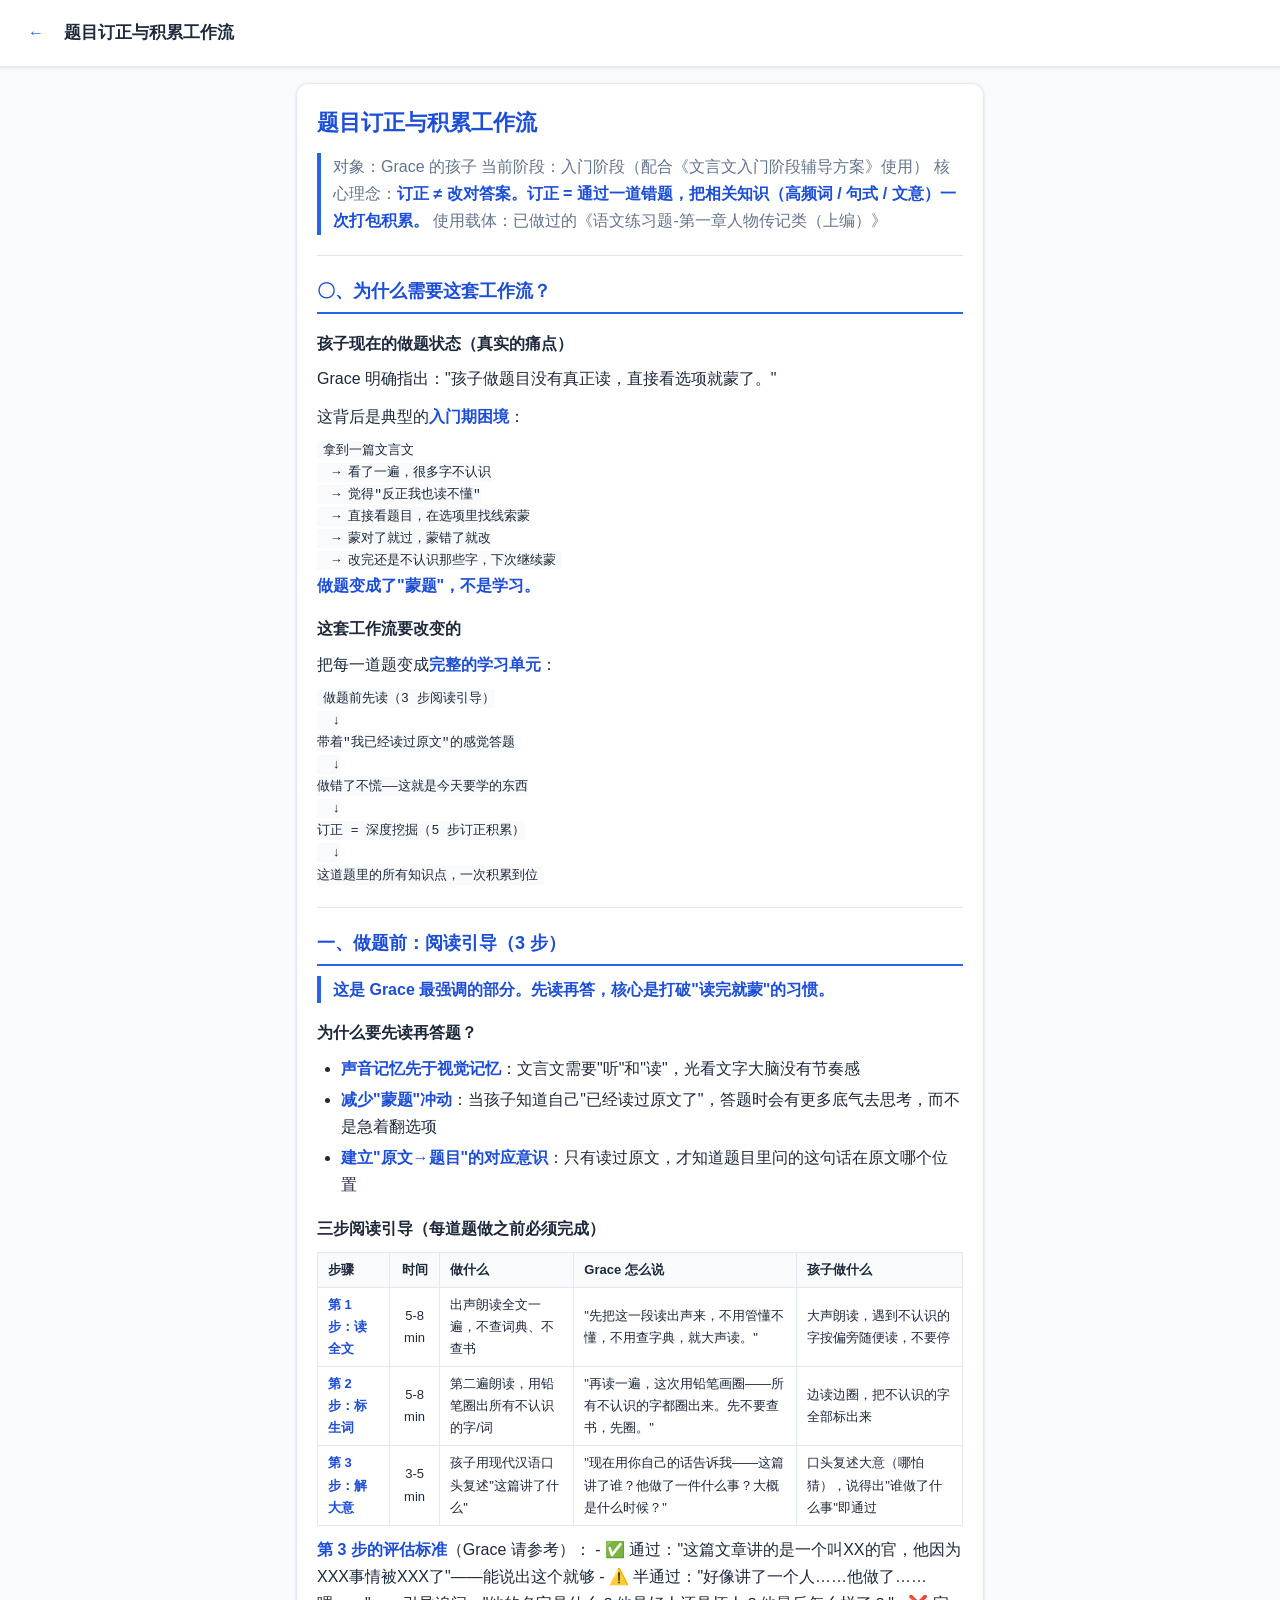
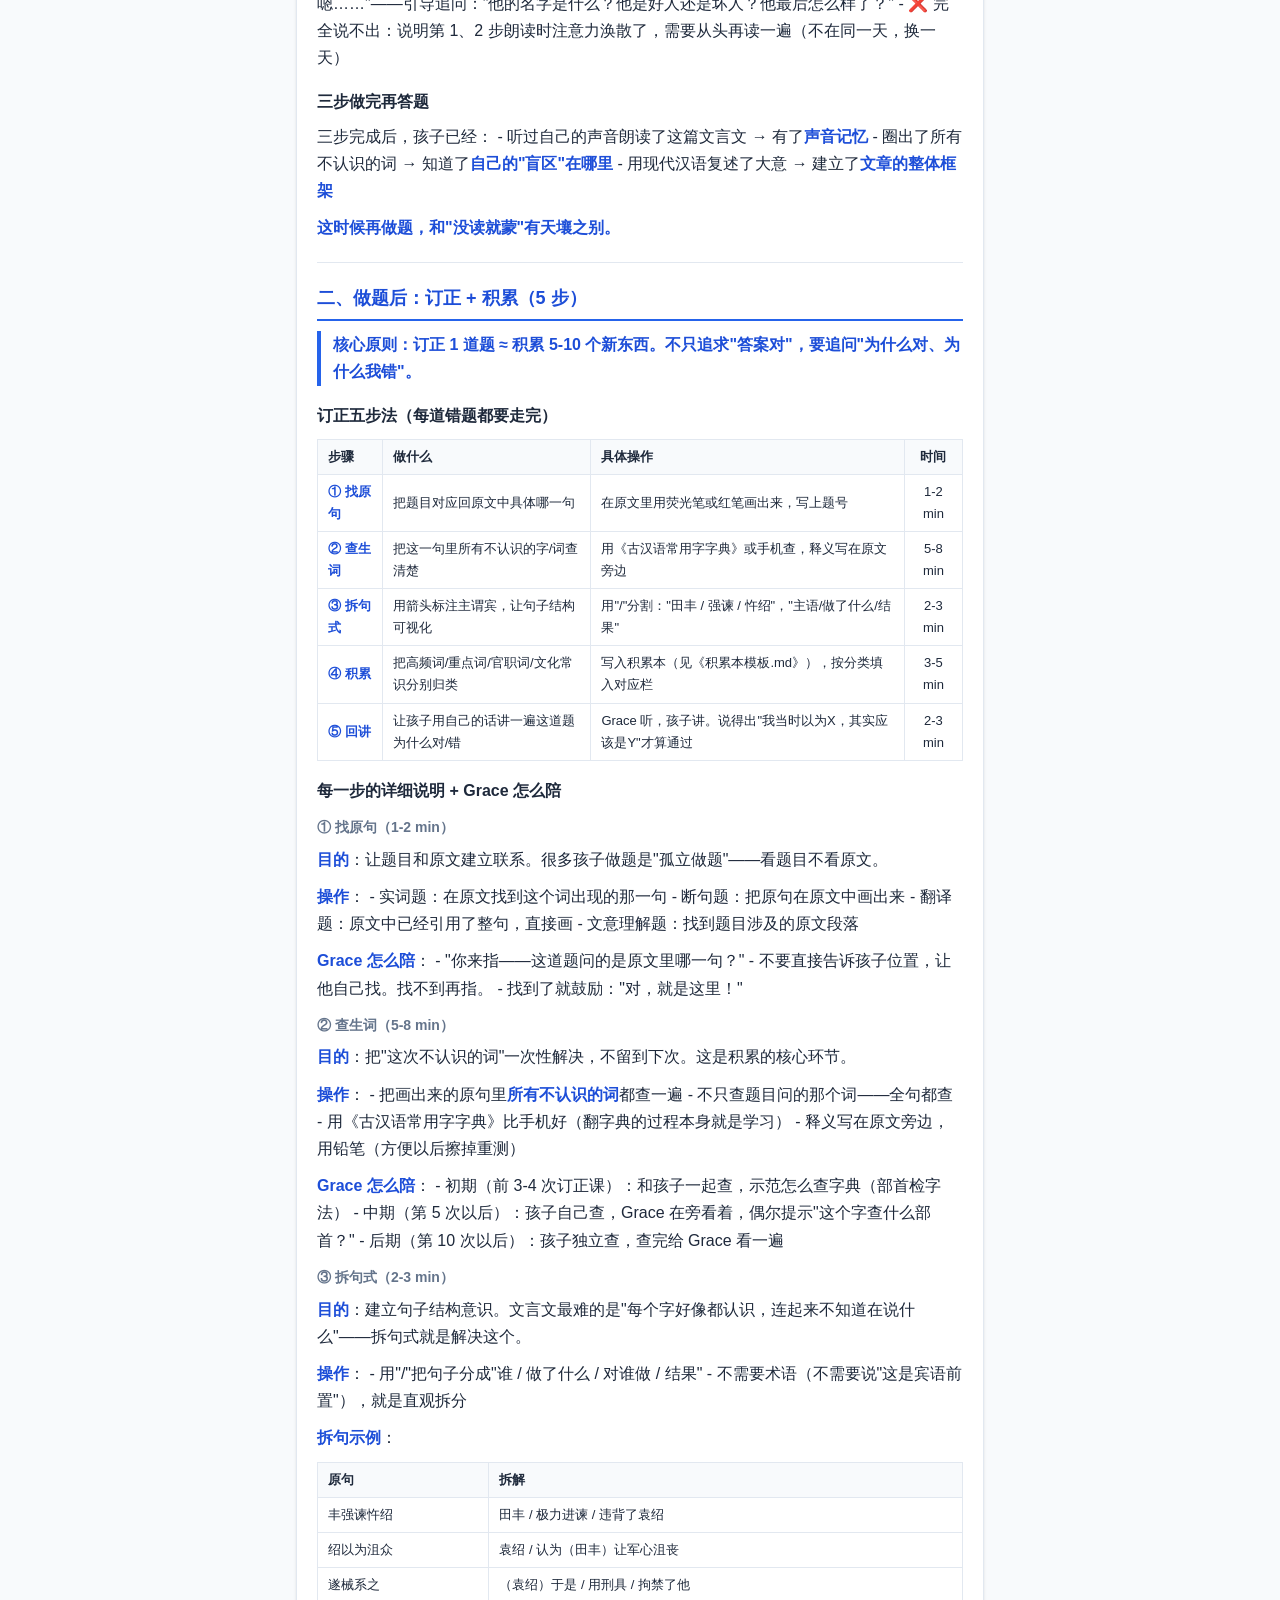
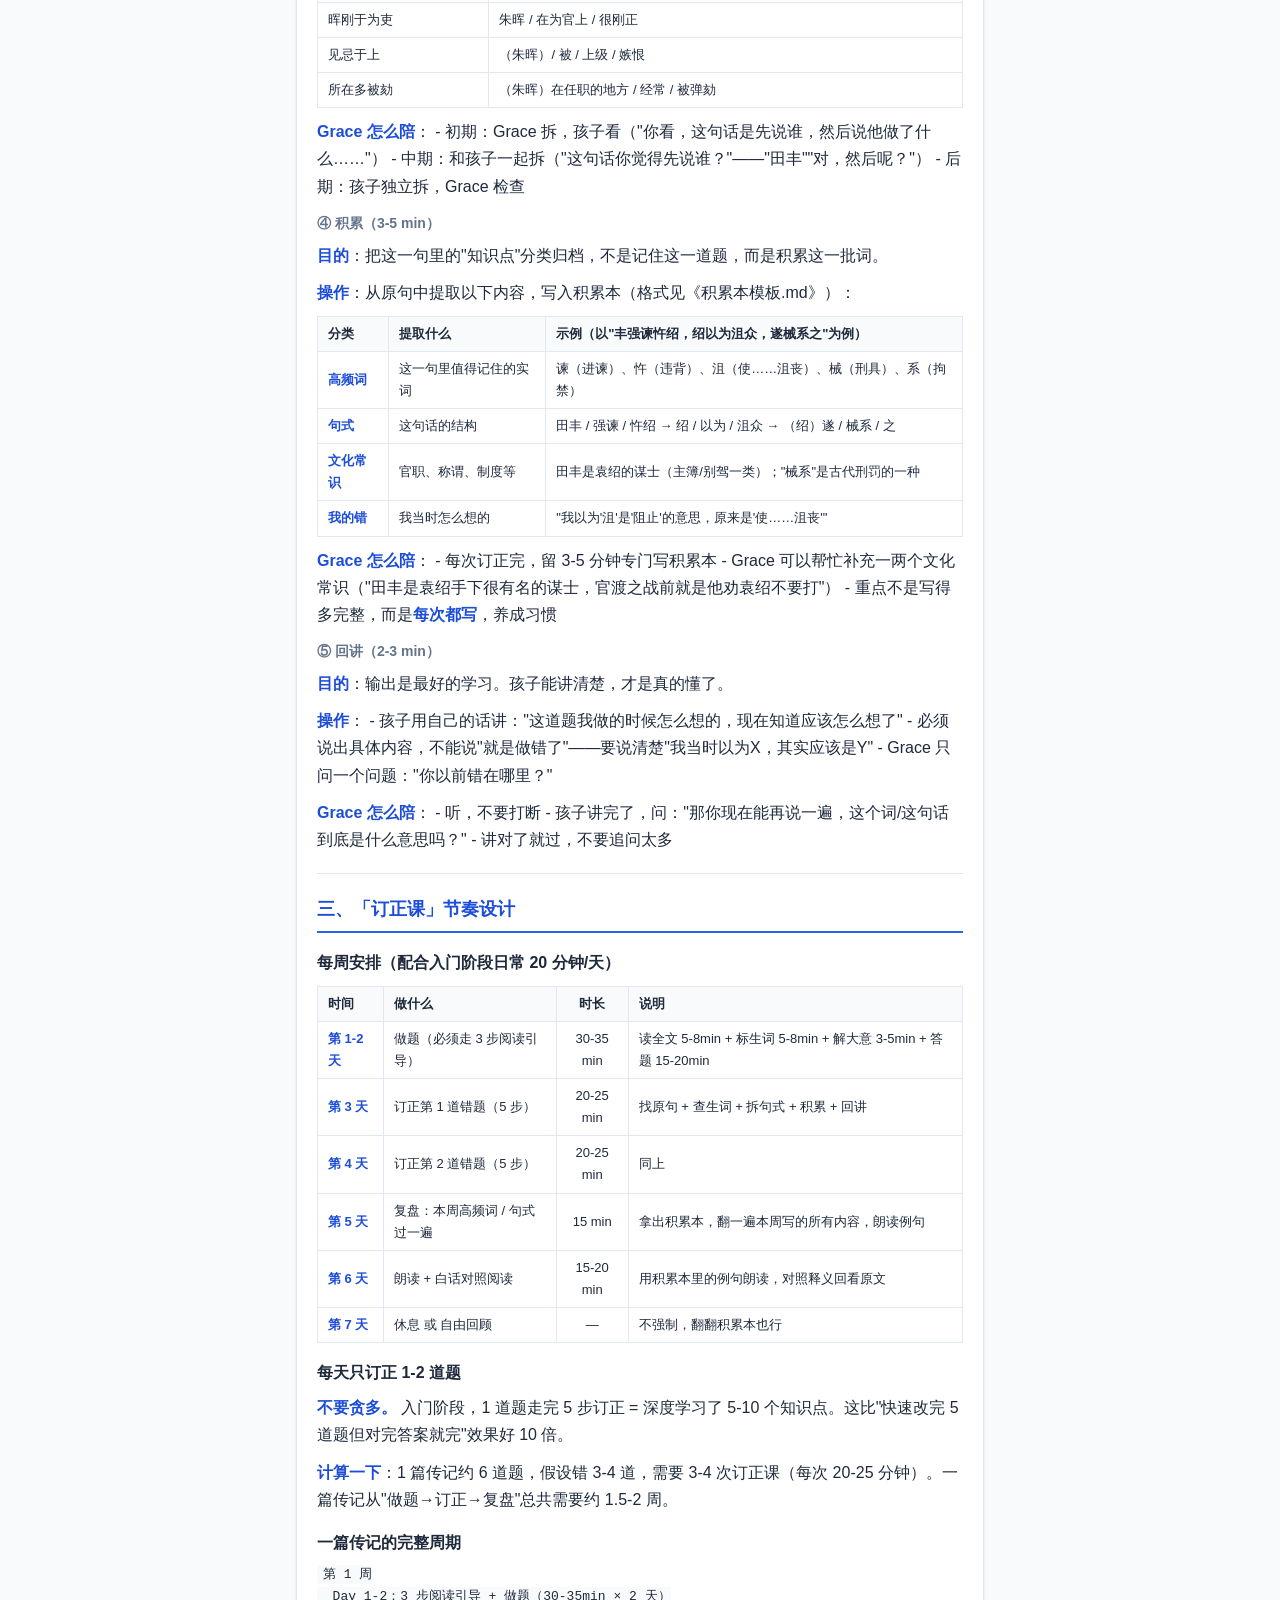
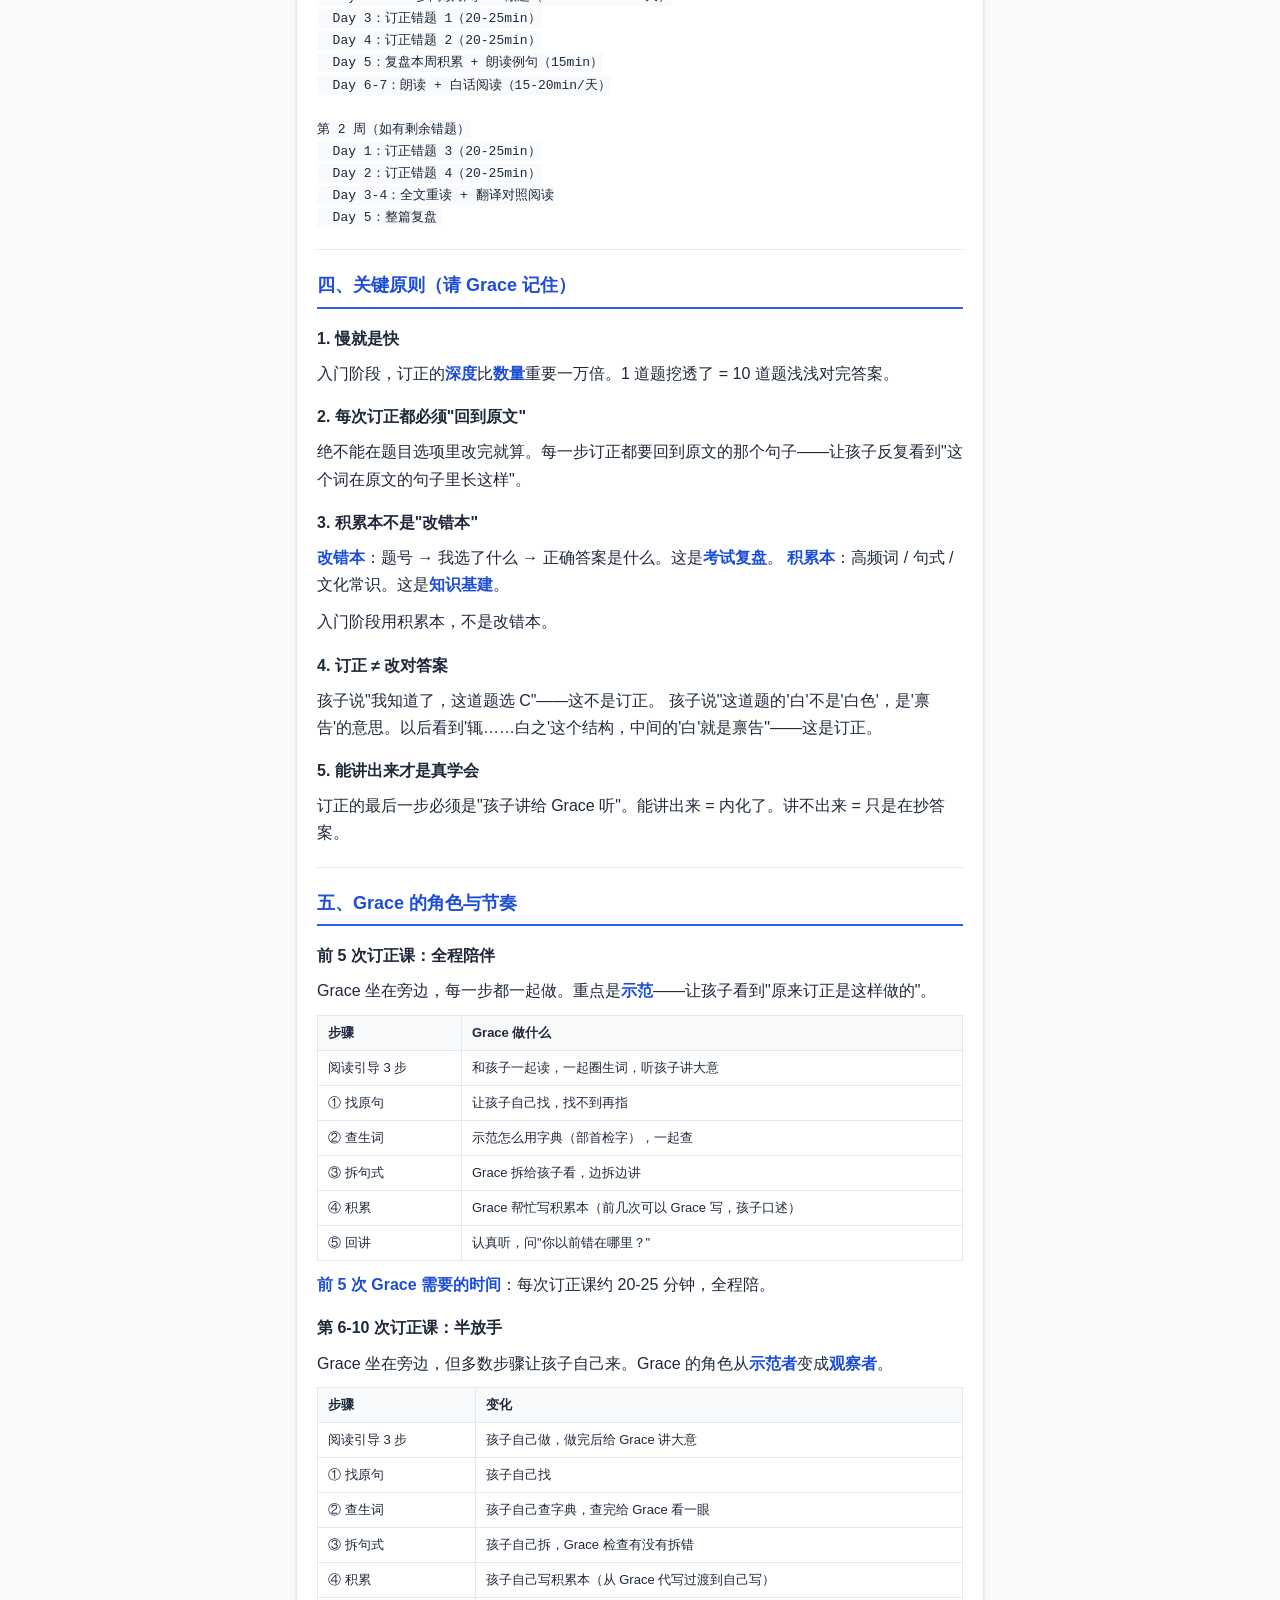
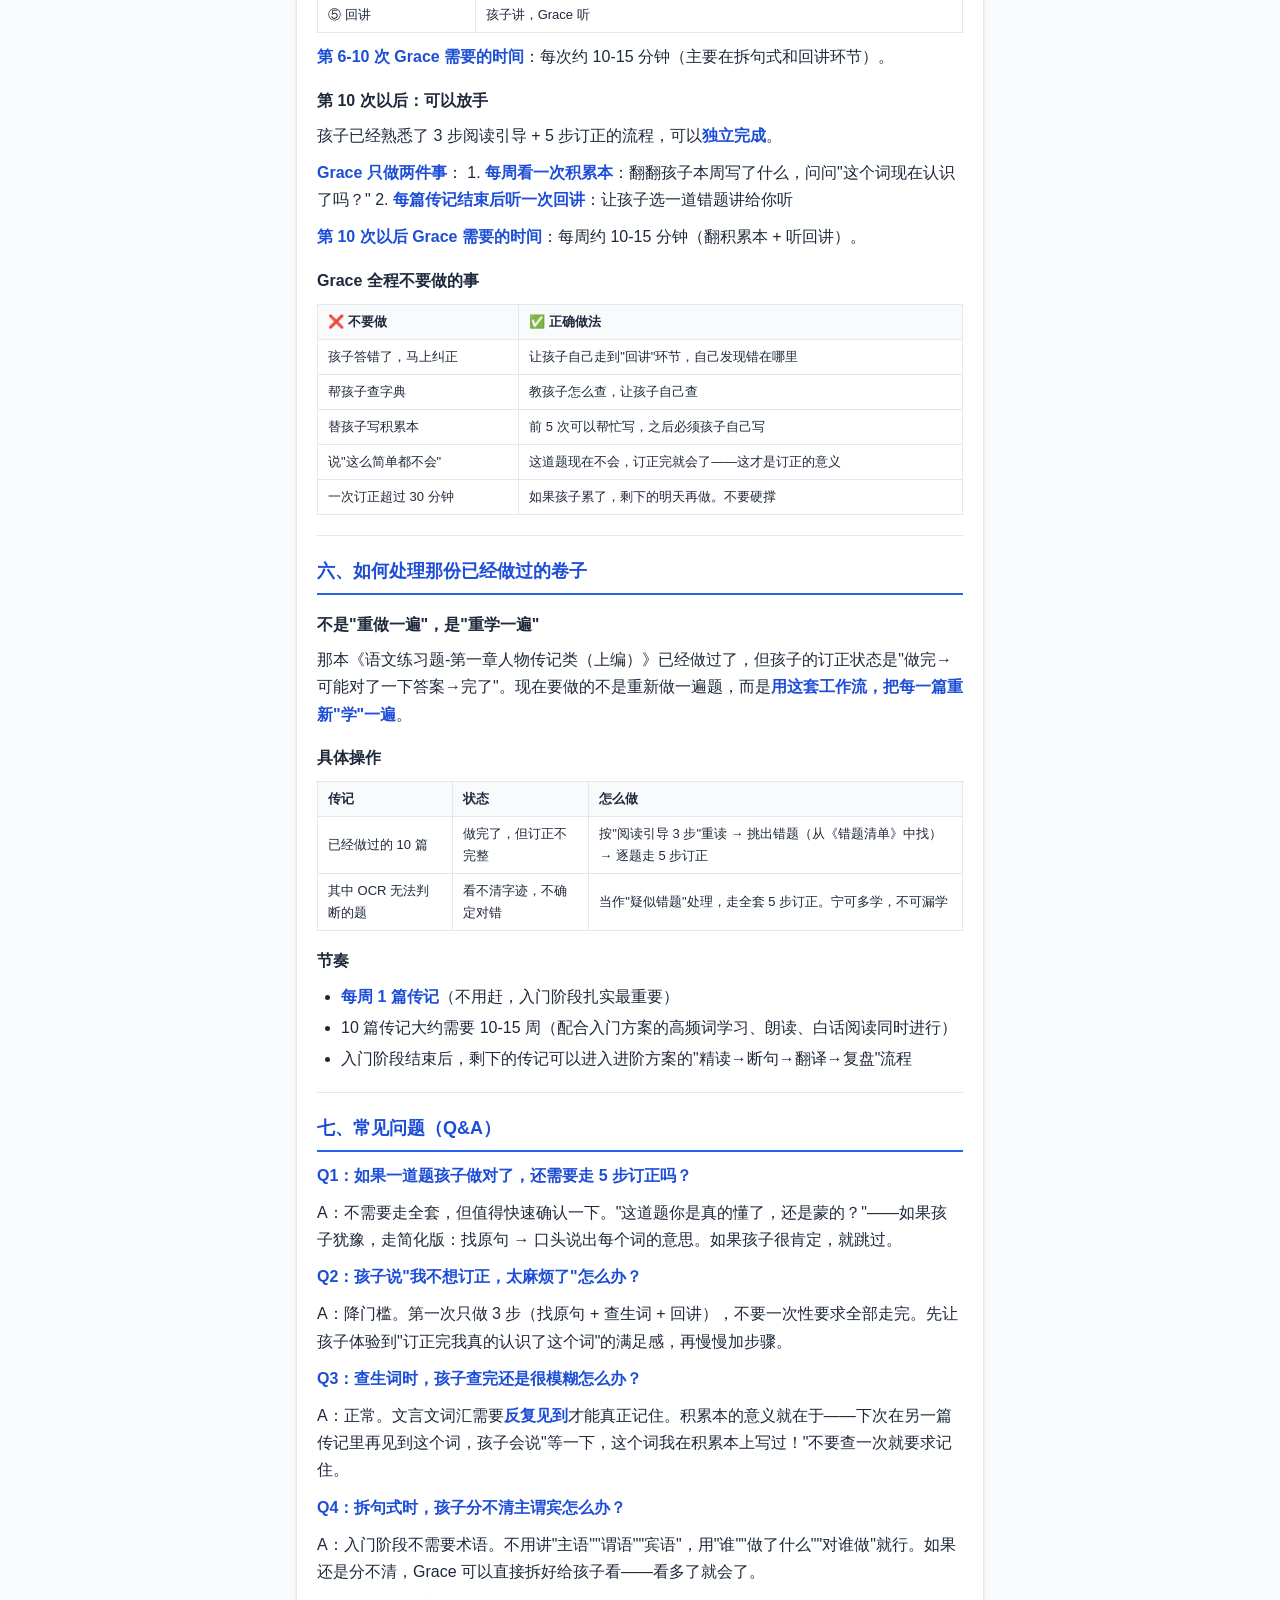
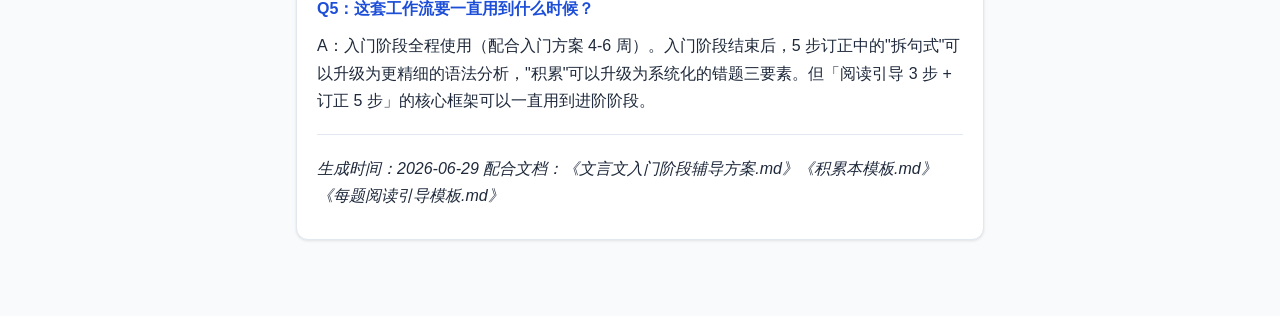
<file: frontend/assets/data/workflow.html>
<!DOCTYPE html>
<html lang="zh-CN">
<head>
  <meta charset="UTF-8">
  <meta name="viewport" content="width=device-width, initial-scale=1.0, maximum-scale=1.0, user-scalable=no">
  <meta name="apple-mobile-web-app-capable" content="yes">
  <title>题目订正与积累工作流</title>
  <link rel="stylesheet" href="../css/style.css">
  <style>
  .md-content {
    background: var(--card);
    border-radius: 12px;
    padding: 20px;
    box-shadow: var(--shadow);
    border: 1px solid var(--border);
    line-height: 1.7;
  }
  .md-content h1 { font-size: 22px; margin-bottom: 12px; color: var(--primary-dark); }
  .md-content h2 { font-size: 18px; margin: 20px 0 10px; padding-bottom: 6px; border-bottom: 2px solid var(--primary); color: var(--primary-dark); }
  .md-content h3 { font-size: 16px; margin: 16px 0 8px; color: var(--text); }
  .md-content h4 { font-size: 14px; margin: 12px 0 6px; color: var(--text-light); }
  .md-content p { margin-bottom: 10px; }
  .md-content ul, .md-content ol { margin: 8px 0 12px 24px; }
  .md-content li { margin-bottom: 4px; }
  .md-content code { background: var(--bg); padding: 2px 6px; border-radius: 4px; font-size: 13px; }
  .md-content blockquote { border-left: 4px solid var(--primary); padding-left: 12px; color: var(--text-light); margin: 10px 0; }
  .md-content table { width: 100%; border-collapse: collapse; margin: 10px 0; font-size: 13px; }
  .md-content th, .md-content td { border: 1px solid var(--border); padding: 6px 10px; text-align: left; }
  .md-content th { background: var(--bg); font-weight: 600; }
  .md-content strong { color: var(--primary-dark); }
  .md-content hr { border: none; border-top: 1px solid var(--border); margin: 20px 0; }
  </style>
</head>
<body>
  <div class="topbar">
    <a class="back" href="../../index.html">←</a>
    <h1>题目订正与积累工作流</h1>
  </div>
  <div class="container">
    <div class="md-content">
<h1>题目订正与积累工作流</h1>
<blockquote>
<p>对象：Grace 的孩子
当前阶段：入门阶段（配合《文言文入门阶段辅导方案》使用）
核心理念：<strong>订正 ≠ 改对答案。订正 = 通过一道错题，把相关知识（高频词 / 句式 / 文意）一次打包积累。</strong>
使用载体：已做过的《语文练习题-第一章人物传记类（上编）》</p>
</blockquote>
<hr />
<h2>〇、为什么需要这套工作流？</h2>
<h3>孩子现在的做题状态（真实的痛点）</h3>
<p>Grace 明确指出："孩子做题目没有真正读，直接看选项就蒙了。"</p>
<p>这背后是典型的<strong>入门期困境</strong>：</p>
<pre><code>拿到一篇文言文
  → 看了一遍，很多字不认识
  → 觉得&quot;反正我也读不懂&quot;
  → 直接看题目，在选项里找线索蒙
  → 蒙对了就过，蒙错了就改
  → 改完还是不认识那些字，下次继续蒙
</code></pre>
<p><strong>做题变成了"蒙题"，不是学习。</strong></p>
<h3>这套工作流要改变的</h3>
<p>把每一道题变成<strong>完整的学习单元</strong>：</p>
<pre><code>做题前先读（3 步阅读引导）
  ↓
带着&quot;我已经读过原文&quot;的感觉答题
  ↓
做错了不慌——这就是今天要学的东西
  ↓
订正 = 深度挖掘（5 步订正积累）
  ↓
这道题里的所有知识点，一次积累到位
</code></pre>
<hr />
<h2>一、做题前：阅读引导（3 步）</h2>
<blockquote>
<p><strong>这是 Grace 最强调的部分。先读再答，核心是打破"读完就蒙"的习惯。</strong></p>
</blockquote>
<h3>为什么要先读再答题？</h3>
<ul>
<li><strong>声音记忆先于视觉记忆</strong>：文言文需要"听"和"读"，光看文字大脑没有节奏感</li>
<li><strong>减少"蒙题"冲动</strong>：当孩子知道自己"已经读过原文了"，答题时会有更多底气去思考，而不是急着翻选项</li>
<li><strong>建立"原文→题目"的对应意识</strong>：只有读过原文，才知道题目里问的这句话在原文哪个位置</li>
</ul>
<h3>三步阅读引导（每道题做之前必须完成）</h3>
<table>
<thead>
<tr>
<th>步骤</th>
<th style="text-align: center;">时间</th>
<th>做什么</th>
<th>Grace 怎么说</th>
<th>孩子做什么</th>
</tr>
</thead>
<tbody>
<tr>
<td><strong>第 1 步：读全文</strong></td>
<td style="text-align: center;">5-8 min</td>
<td>出声朗读全文一遍，不查词典、不查书</td>
<td>"先把这一段读出声来，不用管懂不懂，不用查字典，就大声读。"</td>
<td>大声朗读，遇到不认识的字按偏旁随便读，不要停</td>
</tr>
<tr>
<td><strong>第 2 步：标生词</strong></td>
<td style="text-align: center;">5-8 min</td>
<td>第二遍朗读，用铅笔圈出所有不认识的字/词</td>
<td>"再读一遍，这次用铅笔画圈——所有不认识的字都圈出来。先不要查书，先圈。"</td>
<td>边读边圈，把不认识的字全部标出来</td>
</tr>
<tr>
<td><strong>第 3 步：解大意</strong></td>
<td style="text-align: center;">3-5 min</td>
<td>孩子用现代汉语口头复述"这篇讲了什么"</td>
<td>"现在用你自己的话告诉我——这篇讲了谁？他做了一件什么事？大概是什么时候？"</td>
<td>口头复述大意（哪怕猜），说得出"谁做了什么事"即通过</td>
</tr>
</tbody>
</table>
<p><strong>第 3 步的评估标准</strong>（Grace 请参考）：
- ✅ 通过："这篇文章讲的是一个叫XX的官，他因为XXX事情被XXX了"——能说出这个就够
- ⚠️ 半通过："好像讲了一个人……他做了……嗯……"——引导追问："他的名字是什么？他是好人还是坏人？他最后怎么样了？"
- ❌ 完全说不出：说明第 1、2 步朗读时注意力涣散了，需要从头再读一遍（不在同一天，换一天）</p>
<h3>三步做完再答题</h3>
<p>三步完成后，孩子已经：
- 听过自己的声音朗读了这篇文言文 → 有了<strong>声音记忆</strong>
- 圈出了所有不认识的词 → 知道了<strong>自己的"盲区"在哪里</strong>
- 用现代汉语复述了大意 → 建立了<strong>文章的整体框架</strong></p>
<p><strong>这时候再做题，和"没读就蒙"有天壤之别。</strong></p>
<hr />
<h2>二、做题后：订正 + 积累（5 步）</h2>
<blockquote>
<p><strong>核心原则：订正 1 道题 ≈ 积累 5-10 个新东西。不只追求"答案对"，要追问"为什么对、为什么我错"。</strong></p>
</blockquote>
<h3>订正五步法（每道错题都要走完）</h3>
<table>
<thead>
<tr>
<th>步骤</th>
<th>做什么</th>
<th>具体操作</th>
<th style="text-align: center;">时间</th>
</tr>
</thead>
<tbody>
<tr>
<td><strong>① 找原句</strong></td>
<td>把题目对应回原文中具体哪一句</td>
<td>在原文里用荧光笔或红笔画出来，写上题号</td>
<td style="text-align: center;">1-2 min</td>
</tr>
<tr>
<td><strong>② 查生词</strong></td>
<td>把这一句里所有不认识的字/词查清楚</td>
<td>用《古汉语常用字字典》或手机查，释义写在原文旁边</td>
<td style="text-align: center;">5-8 min</td>
</tr>
<tr>
<td><strong>③ 拆句式</strong></td>
<td>用箭头标注主谓宾，让句子结构可视化</td>
<td>用"/"分割："田丰 / 强谏 / 忤绍"，"主语/做了什么/结果"</td>
<td style="text-align: center;">2-3 min</td>
</tr>
<tr>
<td><strong>④ 积累</strong></td>
<td>把高频词/重点词/官职词/文化常识分别归类</td>
<td>写入积累本（见《积累本模板.md》），按分类填入对应栏</td>
<td style="text-align: center;">3-5 min</td>
</tr>
<tr>
<td><strong>⑤ 回讲</strong></td>
<td>让孩子用自己的话讲一遍这道题为什么对/错</td>
<td>Grace 听，孩子讲。说得出"我当时以为X，其实应该是Y"才算通过</td>
<td style="text-align: center;">2-3 min</td>
</tr>
</tbody>
</table>
<h3>每一步的详细说明 + Grace 怎么陪</h3>
<h4>① 找原句（1-2 min）</h4>
<p><strong>目的</strong>：让题目和原文建立联系。很多孩子做题是"孤立做题"——看题目不看原文。</p>
<p><strong>操作</strong>：
- 实词题：在原文找到这个词出现的那一句
- 断句题：把原句在原文中画出来
- 翻译题：原文中已经引用了整句，直接画
- 文意理解题：找到题目涉及的原文段落</p>
<p><strong>Grace 怎么陪</strong>：
- "你来指——这道题问的是原文里哪一句？"
- 不要直接告诉孩子位置，让他自己找。找不到再指。
- 找到了就鼓励："对，就是这里！"</p>
<h4>② 查生词（5-8 min）</h4>
<p><strong>目的</strong>：把"这次不认识的词"一次性解决，不留到下次。这是积累的核心环节。</p>
<p><strong>操作</strong>：
- 把画出来的原句里<strong>所有不认识的词</strong>都查一遍
- 不只查题目问的那个词——全句都查
- 用《古汉语常用字字典》比手机好（翻字典的过程本身就是学习）
- 释义写在原文旁边，用铅笔（方便以后擦掉重测）</p>
<p><strong>Grace 怎么陪</strong>：
- 初期（前 3-4 次订正课）：和孩子一起查，示范怎么查字典（部首检字法）
- 中期（第 5 次以后）：孩子自己查，Grace 在旁看着，偶尔提示"这个字查什么部首？"
- 后期（第 10 次以后）：孩子独立查，查完给 Grace 看一遍</p>
<h4>③ 拆句式（2-3 min）</h4>
<p><strong>目的</strong>：建立句子结构意识。文言文最难的是"每个字好像都认识，连起来不知道在说什么"——拆句式就是解决这个。</p>
<p><strong>操作</strong>：
- 用"/"把句子分成"谁 / 做了什么 / 对谁做 / 结果"
- 不需要术语（不需要说"这是宾语前置"），就是直观拆分</p>
<p><strong>拆句示例</strong>：</p>
<table>
<thead>
<tr>
<th>原句</th>
<th>拆解</th>
</tr>
</thead>
<tbody>
<tr>
<td>丰强谏忤绍</td>
<td>田丰 / 极力进谏 / 违背了袁绍</td>
</tr>
<tr>
<td>绍以为沮众</td>
<td>袁绍 / 认为（田丰）让军心沮丧</td>
</tr>
<tr>
<td>遂械系之</td>
<td>（袁绍）于是 / 用刑具 / 拘禁了他</td>
</tr>
<tr>
<td>晖刚于为吏</td>
<td>朱晖 / 在为官上 / 很刚正</td>
</tr>
<tr>
<td>见忌于上</td>
<td>（朱晖）/ 被 / 上级 / 嫉恨</td>
</tr>
<tr>
<td>所在多被劾</td>
<td>（朱晖）在任职的地方 / 经常 / 被弹劾</td>
</tr>
</tbody>
</table>
<p><strong>Grace 怎么陪</strong>：
- 初期：Grace 拆，孩子看（"你看，这句话是先说谁，然后说他做了什么……"）
- 中期：和孩子一起拆（"这句话你觉得先说谁？"——"田丰""对，然后呢？"）
- 后期：孩子独立拆，Grace 检查</p>
<h4>④ 积累（3-5 min）</h4>
<p><strong>目的</strong>：把这一句里的"知识点"分类归档，不是记住这一道题，而是积累这一批词。</p>
<p><strong>操作</strong>：从原句中提取以下内容，写入积累本（格式见《积累本模板.md》）：</p>
<table>
<thead>
<tr>
<th>分类</th>
<th>提取什么</th>
<th>示例（以"丰强谏忤绍，绍以为沮众，遂械系之"为例）</th>
</tr>
</thead>
<tbody>
<tr>
<td><strong>高频词</strong></td>
<td>这一句里值得记住的实词</td>
<td>谏（进谏）、忤（违背）、沮（使……沮丧）、械（刑具）、系（拘禁）</td>
</tr>
<tr>
<td><strong>句式</strong></td>
<td>这句话的结构</td>
<td>田丰 / 强谏 / 忤绍 → 绍 / 以为 / 沮众 → （绍）遂 / 械系 / 之</td>
</tr>
<tr>
<td><strong>文化常识</strong></td>
<td>官职、称谓、制度等</td>
<td>田丰是袁绍的谋士（主簿/别驾一类）；"械系"是古代刑罚的一种</td>
</tr>
<tr>
<td><strong>我的错</strong></td>
<td>我当时怎么想的</td>
<td>"我以为'沮'是'阻止'的意思，原来是'使……沮丧'"</td>
</tr>
</tbody>
</table>
<p><strong>Grace 怎么陪</strong>：
- 每次订正完，留 3-5 分钟专门写积累本
- Grace 可以帮忙补充一两个文化常识（"田丰是袁绍手下很有名的谋士，官渡之战前就是他劝袁绍不要打"）
- 重点不是写得多完整，而是<strong>每次都写</strong>，养成习惯</p>
<h4>⑤ 回讲（2-3 min）</h4>
<p><strong>目的</strong>：输出是最好的学习。孩子能讲清楚，才是真的懂了。</p>
<p><strong>操作</strong>：
- 孩子用自己的话讲："这道题我做的时候怎么想的，现在知道应该怎么想了"
- 必须说出具体内容，不能说"就是做错了"——要说清楚"我当时以为X，其实应该是Y"
- Grace 只问一个问题："你以前错在哪里？"</p>
<p><strong>Grace 怎么陪</strong>：
- 听，不要打断
- 孩子讲完了，问："那你现在能再说一遍，这个词/这句话到底是什么意思吗？"
- 讲对了就过，不要追问太多</p>
<hr />
<h2>三、「订正课」节奏设计</h2>
<h3>每周安排（配合入门阶段日常 20 分钟/天）</h3>
<table>
<thead>
<tr>
<th>时间</th>
<th>做什么</th>
<th style="text-align: center;">时长</th>
<th>说明</th>
</tr>
</thead>
<tbody>
<tr>
<td><strong>第 1-2 天</strong></td>
<td>做题（必须走 3 步阅读引导）</td>
<td style="text-align: center;">30-35 min</td>
<td>读全文 5-8min + 标生词 5-8min + 解大意 3-5min + 答题 15-20min</td>
</tr>
<tr>
<td><strong>第 3 天</strong></td>
<td>订正第 1 道错题（5 步）</td>
<td style="text-align: center;">20-25 min</td>
<td>找原句 + 查生词 + 拆句式 + 积累 + 回讲</td>
</tr>
<tr>
<td><strong>第 4 天</strong></td>
<td>订正第 2 道错题（5 步）</td>
<td style="text-align: center;">20-25 min</td>
<td>同上</td>
</tr>
<tr>
<td><strong>第 5 天</strong></td>
<td>复盘：本周高频词 / 句式过一遍</td>
<td style="text-align: center;">15 min</td>
<td>拿出积累本，翻一遍本周写的所有内容，朗读例句</td>
</tr>
<tr>
<td><strong>第 6 天</strong></td>
<td>朗读 + 白话对照阅读</td>
<td style="text-align: center;">15-20 min</td>
<td>用积累本里的例句朗读，对照释义回看原文</td>
</tr>
<tr>
<td><strong>第 7 天</strong></td>
<td>休息 或 自由回顾</td>
<td style="text-align: center;">—</td>
<td>不强制，翻翻积累本也行</td>
</tr>
</tbody>
</table>
<h3>每天只订正 1-2 道题</h3>
<p><strong>不要贪多。</strong> 入门阶段，1 道题走完 5 步订正 = 深度学习了 5-10 个知识点。这比"快速改完 5 道题但对完答案就完"效果好 10 倍。</p>
<p><strong>计算一下</strong>：1 篇传记约 6 道题，假设错 3-4 道，需要 3-4 次订正课（每次 20-25 分钟）。一篇传记从"做题→订正→复盘"总共需要约 1.5-2 周。</p>
<h3>一篇传记的完整周期</h3>
<pre><code>第 1 周
  Day 1-2：3 步阅读引导 + 做题（30-35min × 2 天）
  Day 3：订正错题 1（20-25min）
  Day 4：订正错题 2（20-25min）
  Day 5：复盘本周积累 + 朗读例句（15min）
  Day 6-7：朗读 + 白话阅读（15-20min/天）

第 2 周（如有剩余错题）
  Day 1：订正错题 3（20-25min）
  Day 2：订正错题 4（20-25min）
  Day 3-4：全文重读 + 翻译对照阅读
  Day 5：整篇复盘
</code></pre>
<hr />
<h2>四、关键原则（请 Grace 记住）</h2>
<h3>1. 慢就是快</h3>
<p>入门阶段，订正的<strong>深度</strong>比<strong>数量</strong>重要一万倍。1 道题挖透了 = 10 道题浅浅对完答案。</p>
<h3>2. 每次订正都必须"回到原文"</h3>
<p>绝不能在题目选项里改完就算。每一步订正都要回到原文的那个句子——让孩子反复看到"这个词在原文的句子里长这样"。</p>
<h3>3. 积累本不是"改错本"</h3>
<p><strong>改错本</strong>：题号 → 我选了什么 → 正确答​案是什么。这是<strong>考试复盘</strong>。
<strong>积累本</strong>：高频词 / 句式 / 文化常识。这是<strong>知识基建</strong>。</p>
<p>入门阶段用积累本，不是改错本。</p>
<h3>4. 订正 ≠ 改对答案</h3>
<p>孩子说"我知道了，这道题选 C"——这不是订正。
孩子说"这道题的'白'不是'白色'，是'禀告'的意思。以后看到'辄……白之'这个结构，中间的'白'就是禀告"——这是订正。</p>
<h3>5. 能讲出来才是真学会</h3>
<p>订正的最后一步必须是"孩子讲给 Grace 听"。能讲出来 = 内化了。讲不出来 = 只是在抄答案。</p>
<hr />
<h2>五、Grace 的角色与节奏</h2>
<h3>前 5 次订正课：全程陪伴</h3>
<p>Grace 坐在旁边，每一步都一起做。重点是<strong>示范</strong>——让孩子看到"原来订正是这样做的"。</p>
<table>
<thead>
<tr>
<th>步骤</th>
<th>Grace 做什么</th>
</tr>
</thead>
<tbody>
<tr>
<td>阅读引导 3 步</td>
<td>和孩子一起读，一起圈生词，听孩子讲大意</td>
</tr>
<tr>
<td>① 找原句</td>
<td>让孩子自己找，找不到再指</td>
</tr>
<tr>
<td>② 查生词</td>
<td>示范怎么用字典（部首检字），一起查</td>
</tr>
<tr>
<td>③ 拆句式</td>
<td>Grace 拆给孩子看，边拆边讲</td>
</tr>
<tr>
<td>④ 积累</td>
<td>Grace 帮忙写积累本（前几次可以 Grace 写，孩子口述）</td>
</tr>
<tr>
<td>⑤ 回讲</td>
<td>认真听，问"你以前错在哪里？"</td>
</tr>
</tbody>
</table>
<p><strong>前 5 次 Grace 需要的时间</strong>：每次订正课约 20-25 分钟，全程陪。</p>
<h3>第 6-10 次订正课：半放手</h3>
<p>Grace 坐在旁边，但多数步骤让孩子自己来。Grace 的角色从<strong>示范者</strong>变成<strong>观察者</strong>。</p>
<table>
<thead>
<tr>
<th>步骤</th>
<th>变化</th>
</tr>
</thead>
<tbody>
<tr>
<td>阅读引导 3 步</td>
<td>孩子自己做，做完后给 Grace 讲大意</td>
</tr>
<tr>
<td>① 找原句</td>
<td>孩子自己找</td>
</tr>
<tr>
<td>② 查生词</td>
<td>孩子自己查字典，查完给 Grace 看一眼</td>
</tr>
<tr>
<td>③ 拆句式</td>
<td>孩子自己拆，Grace 检查有没有拆错</td>
</tr>
<tr>
<td>④ 积累</td>
<td>孩子自己写积累本（从 Grace 代写过渡到自己写）</td>
</tr>
<tr>
<td>⑤ 回讲</td>
<td>孩子讲，Grace 听</td>
</tr>
</tbody>
</table>
<p><strong>第 6-10 次 Grace 需要的时间</strong>：每次约 10-15 分钟（主要在拆句式和回讲环节）。</p>
<h3>第 10 次以后：可以放手</h3>
<p>孩子已经熟悉了 3 步阅读引导 + 5 步订正的流程，可以<strong>独立完成</strong>。</p>
<p><strong>Grace 只做两件事</strong>：
1. <strong>每周看一次积累本</strong>：翻翻孩子本周写了什么，问问"这个词现在认识了吗？"
2. <strong>每篇传记结束后听一次回讲</strong>：让孩子选一道错题讲给你听</p>
<p><strong>第 10 次以后 Grace 需要的时间</strong>：每周约 10-15 分钟（翻积累本 + 听回讲）。</p>
<h3>Grace 全程不要做的事</h3>
<table>
<thead>
<tr>
<th>❌ 不要做</th>
<th>✅ 正确做法</th>
</tr>
</thead>
<tbody>
<tr>
<td>孩子答错了，马上纠正</td>
<td>让孩子自己走到"回讲"环节，自己发现错在哪里</td>
</tr>
<tr>
<td>帮孩子查字典</td>
<td>教孩子怎么查，让孩子自己查</td>
</tr>
<tr>
<td>替孩子写积累本</td>
<td>前 5 次可以帮忙写，之后必须孩子自己写</td>
</tr>
<tr>
<td>说"这么简单都不会"</td>
<td>这道题现在不会，订正完就会了——这才是订正的意义</td>
</tr>
<tr>
<td>一次订正超过 30 分钟</td>
<td>如果孩子累了，剩下的明天再做。不要硬撑</td>
</tr>
</tbody>
</table>
<hr />
<h2>六、如何处理那份已经做过的卷子</h2>
<h3>不是"重做一遍"，是"重学一遍"</h3>
<p>那本《语文练习题-第一章人物传记类（上编）》已经做过了，但孩子的订正状态是"做完→可能对了一下答案→完了"。现在要做的不是重新做一遍题，而是<strong>用这套工作流，把每一篇重新"学"一遍</strong>。</p>
<h3>具体操作</h3>
<table>
<thead>
<tr>
<th>传记</th>
<th>状态</th>
<th>怎么做</th>
</tr>
</thead>
<tbody>
<tr>
<td>已经做过的 10 篇</td>
<td>做完了，但订正不完整</td>
<td>按"阅读引导 3 步"重读 → 挑出错题（从《错题清单》中找）→ 逐题走 5 步订正</td>
</tr>
<tr>
<td>其中 OCR 无法判断的题</td>
<td>看不清字迹，不确定对错</td>
<td>当作"疑似错题"处理，走全套 5 步订正。宁可多学，不可漏学</td>
</tr>
</tbody>
</table>
<h3>节奏</h3>
<ul>
<li><strong>每周 1 篇传记</strong>（不用赶，入门阶段扎实最重要）</li>
<li>10 篇传记大约需要 10-15 周（配合入门方案的高频词学习、朗读、白话阅读同时进行）</li>
<li>入门阶段结束后，剩下的传记可以进入进阶方案的"精读→断句→翻译→复盘"流程</li>
</ul>
<hr />
<h2>七、常见问题（Q&amp;A）</h2>
<p><strong>Q1：如果一道题孩子做对了，还需要走 5 步订正吗？</strong></p>
<p>A：不需要走全套，但值得快速确认一下。"这道题你是真的懂了，还是蒙的？"——如果孩子犹豫，走简化版：找原句 → 口头说出每个词的意思。如果孩子很肯定，就跳过。</p>
<p><strong>Q2：孩子说"我不想订正，太麻烦了"怎么办？</strong></p>
<p>A：降门槛。第一次只做 3 步（找原句 + 查生词 + 回讲），不要一次性要求全部走完。先让孩子体验到"订正完我真的认识了这个词"的满足感，再慢慢加步骤。</p>
<p><strong>Q3：查生词时，孩子查完还是很模糊怎么办？</strong></p>
<p>A：正常。文言文词汇需要<strong>反复见到</strong>才能真正记住。积累本的意义就在于——下次在另一篇传记里再见到这个词，孩子会说"等一下，这个词我在积累本上写过！"不要查一次就要求记住。</p>
<p><strong>Q4：拆句式时，孩子分不清主谓宾怎么办？</strong></p>
<p>A：入门阶段不需要术语。不用讲"主语""谓语""宾语"，用"谁""做了什么""对谁做"就行。如果还是分不清，Grace 可以直接拆好给孩子看——看多了就会了。</p>
<p><strong>Q5：这套工作流要一直用到什么时候？</strong></p>
<p>A：入门阶段全程使用（配合入门方案 4-6 周）。入门阶段结束后，5 步订正中的"拆句式"可以升级为更精细的语法分析，"积累"可以升级为系统化的错题三要素。但「阅读引导 3 步 + 订正 5 步」的核心框架可以一直用到进阶阶段。</p>
<hr />
<p><em>生成时间：2026-06-29</em>
<em>配合文档：《文言文入门阶段辅导方案.md》《积累本模板.md》《每题阅读引导模板.md》</em></p>
    </div>
  </div>
</body>
</html>
</file>
<file: frontend/assets/css/style.css>
/* 学习系统 - 主样式 */

* {
  box-sizing: border-box;
  margin: 0;
  padding: 0;
  -webkit-tap-highlight-color: transparent;
}

:root {
  --primary: #2563eb;
  --primary-light: #3b82f6;
  --primary-dark: #1d4ed8;
  --bg: #f8fafc;
  --card: #ffffff;
  --text: #1e293b;
  --text-light: #64748b;
  --border: #e2e8f0;
  --success: #10b981;
  --warning: #f59e0b;
  --shadow: 0 1px 3px 0 rgb(0 0 0 / 0.1);
  --shadow-lg: 0 10px 25px -5px rgb(0 0 0 / 0.1);
}

body {
  font-family: -apple-system, BlinkMacSystemFont, "PingFang SC", "Microsoft YaHei", "Helvetica Neue", sans-serif;
  background: var(--bg);
  color: var(--text);
  line-height: 1.6;
  min-height: 100vh;
  padding-bottom: 60px;
}

/* 顶部导航 */
.topbar {
  position: sticky;
  top: 0;
  background: var(--card);
  border-bottom: 1px solid var(--border);
  padding: 12px 16px;
  display: flex;
  align-items: center;
  z-index: 100;
  box-shadow: var(--shadow);
}

.topbar .back {
  color: var(--primary);
  text-decoration: none;
  font-size: 16px;
  display: flex;
  align-items: center;
  gap: 4px;
  padding: 8px 12px;
  margin-right: 8px;
  border-radius: 6px;
}

.topbar .back:active {
  background: var(--bg);
}

.topbar h1 {
  font-size: 17px;
  font-weight: 600;
  flex: 1;
}

.topbar .badge {
  background: var(--primary);
  color: white;
  padding: 2px 8px;
  border-radius: 10px;
  font-size: 11px;
  font-weight: 500;
}

/* 容器 */
.container {
  max-width: 720px;
  margin: 0 auto;
  padding: 16px;
}

/* 标题区 */
.hero {
  background: linear-gradient(135deg, var(--primary) 0%, var(--primary-light) 100%);
  color: white;
  padding: 32px 20px;
  border-radius: 12px;
  margin-bottom: 20px;
  text-align: center;
  box-shadow: var(--shadow-lg);
}

.hero h2 {
  font-size: 22px;
  margin-bottom: 8px;
  font-weight: 700;
}

.hero p {
  font-size: 14px;
  opacity: 0.95;
}

/* 卡片 */
.card {
  background: var(--card);
  border-radius: 12px;
  padding: 16px;
  margin-bottom: 12px;
  box-shadow: var(--shadow);
  border: 1px solid var(--border);
  text-decoration: none;
  color: var(--text);
  display: block;
  transition: transform 0.1s, box-shadow 0.1s;
}

.card:active {
  transform: scale(0.98);
}

.card .card-title {
  font-size: 17px;
  font-weight: 600;
  margin-bottom: 4px;
}

.card .card-subtitle {
  font-size: 13px;
  color: var(--text-light);
  margin-bottom: 12px;
}

.card .card-meta {
  display: flex;
  gap: 8px;
  flex-wrap: wrap;
}

.tag {
  display: inline-block;
  background: var(--bg);
  color: var(--text-light);
  padding: 3px 10px;
  border-radius: 12px;
  font-size: 12px;
  font-weight: 500;
}

.tag-primary { background: #dbeafe; color: var(--primary-dark); }
.tag-success { background: #d1fae5; color: #065f46; }
.tag-warning { background: #fef3c7; color: #92400e; }

/* 列表 */
.section-title {
  font-size: 15px;
  font-weight: 600;
  color: var(--text);
  margin: 24px 0 12px;
  display: flex;
  align-items: center;
  gap: 8px;
}

.section-title::before {
  content: "";
  width: 4px;
  height: 16px;
  background: var(--primary);
  border-radius: 2px;
}

/* 板块列表（passage 页） */
.section-item {
  display: flex;
  align-items: center;
  padding: 12px 16px;
  background: var(--card);
  border: 1px solid var(--border);
  border-radius: 10px;
  margin-bottom: 8px;
  cursor: pointer;
  transition: all 0.15s;
}

.section-item:hover {
  border-color: var(--primary-light);
}

.section-item.active {
  border-color: var(--primary);
  background: #eff6ff;
}

.section-item .idx {
  width: 28px;
  height: 28px;
  background: var(--primary);
  color: white;
  border-radius: 50%;
  display: flex;
  align-items: center;
  justify-content: center;
  font-size: 13px;
  font-weight: 600;
  margin-right: 12px;
  flex-shrink: 0;
}

.section-item .info {
  flex: 1;
  min-width: 0;
}

.section-item .info .title {
  font-size: 14px;
  font-weight: 500;
  white-space: nowrap;
  overflow: hidden;
  text-overflow: ellipsis;
}

.section-item .info .meta {
  font-size: 12px;
  color: var(--text-light);
  margin-top: 2px;
}

.section-item .duration {
  font-size: 12px;
  color: var(--text-light);
  margin-left: 8px;
  flex-shrink: 0;
}

/* 音频播放器 */
.audio-player {
  background: var(--card);
  border-radius: 12px;
  padding: 20px 16px;
  box-shadow: var(--shadow-lg);
  margin-bottom: 16px;
  border: 1px solid var(--border);
}

.audio-player .title {
  font-size: 16px;
  font-weight: 600;
  margin-bottom: 4px;
}

.audio-player .subtitle {
  font-size: 13px;
  color: var(--text-light);
  margin-bottom: 16px;
}

.audio-player audio {
  width: 100%;
  border-radius: 8px;
}

.audio-player .controls-hint {
  margin-top: 12px;
  font-size: 12px;
  color: var(--text-light);
  text-align: center;
}

/* 闪卡 */
.flashcard-container {
  perspective: 1000px;
  margin-bottom: 16px;
}

.flashcard {
  position: relative;
  width: 100%;
  height: 360px;
  transition: transform 0.6s;
  transform-style: preserve-3d;
  cursor: pointer;
  margin-bottom: 16px;
}

.flashcard.flipped {
  transform: rotateY(180deg);
}

.flashcard .face {
  position: absolute;
  inset: 0;
  backface-visibility: hidden;
  background: var(--card);
  border-radius: 16px;
  padding: 32px 24px;
  display: flex;
  flex-direction: column;
  justify-content: center;
  align-items: center;
  text-align: center;
  box-shadow: var(--shadow-lg);
  border: 1px solid var(--border);
}

.flashcard .face.back {
  transform: rotateY(180deg);
  background: linear-gradient(135deg, #f0f9ff 0%, #e0f2fe 100%);
}

.flashcard .face .label {
  font-size: 12px;
  color: var(--text-light);
  margin-bottom: 16px;
  letter-spacing: 1px;
  text-transform: uppercase;
}

.flashcard .face .content {
  font-size: 22px;
  font-weight: 600;
  line-height: 1.5;
  white-space: pre-line;
  word-wrap: break-word;
}

.flashcard .face.back .content {
  font-size: 16px;
  font-weight: 500;
  text-align: left;
  white-space: pre-line;
  width: 100%;
}

.flashcard .face .hint {
  margin-top: 16px;
  font-size: 12px;
  color: var(--text-light);
}

/* 闪卡控制 */
.flashcard-controls {
  display: flex;
  gap: 8px;
  margin-bottom: 16px;
}

.btn {
  flex: 1;
  padding: 12px;
  border: none;
  border-radius: 10px;
  font-size: 15px;
  font-weight: 600;
  cursor: pointer;
  background: var(--card);
  color: var(--text);
  border: 1px solid var(--border);
  transition: all 0.15s;
}

.btn:active {
  transform: scale(0.97);
}

.btn-primary {
  background: var(--primary);
  color: white;
  border-color: var(--primary);
}

.btn-primary:active {
  background: var(--primary-dark);
}

/* 过滤器 */
.filters {
  display: flex;
  gap: 8px;
  margin-bottom: 16px;
  overflow-x: auto;
  padding-bottom: 4px;
}

.filter-chip {
  padding: 6px 14px;
  background: var(--card);
  border: 1px solid var(--border);
  border-radius: 16px;
  font-size: 13px;
  white-space: nowrap;
  cursor: pointer;
  color: var(--text);
}

.filter-chip.active {
  background: var(--primary);
  color: white;
  border-color: var(--primary);
}

/* 进度 */
.progress {
  text-align: center;
  font-size: 13px;
  color: var(--text-light);
  margin-bottom: 12px;
}

/* 资源库 */
.resource-item {
  display: flex;
  align-items: center;
  padding: 14px 16px;
  background: var(--card);
  border: 1px solid var(--border);
  border-radius: 10px;
  margin-bottom: 8px;
  text-decoration: none;
  color: var(--text);
  transition: all 0.15s;
}

.resource-item:active {
  transform: scale(0.99);
  background: var(--bg);
}

.resource-item .icon {
  width: 36px;
  height: 36px;
  background: var(--bg);
  border-radius: 8px;
  display: flex;
  align-items: center;
  justify-content: center;
  font-size: 18px;
  margin-right: 12px;
}

.resource-item .info {
  flex: 1;
}

.resource-item .info .title {
  font-size: 14px;
  font-weight: 500;
}

.resource-item .info .desc {
  font-size: 12px;
  color: var(--text-light);
  margin-top: 2px;
}

/* 提示条 */
.tip {
  background: #fffbeb;
  border: 1px solid #fde68a;
  border-radius: 10px;
  padding: 12px 16px;
  font-size: 13px;
  color: #92400e;
  margin-bottom: 16px;
  line-height: 1.5;
}

.tip.info {
  background: #eff6ff;
  border-color: #bfdbfe;
  color: #1e40af;
}

/* 响应式 */
@media (max-width: 480px) {
  .container { padding: 12px; }
  .hero { padding: 24px 16px; }
  .hero h2 { font-size: 19px; }
  .flashcard { height: 320px; }
  .flashcard .face .content { font-size: 18px; }
  .flashcard .face.back .content { font-size: 14px; }
}
</file>
